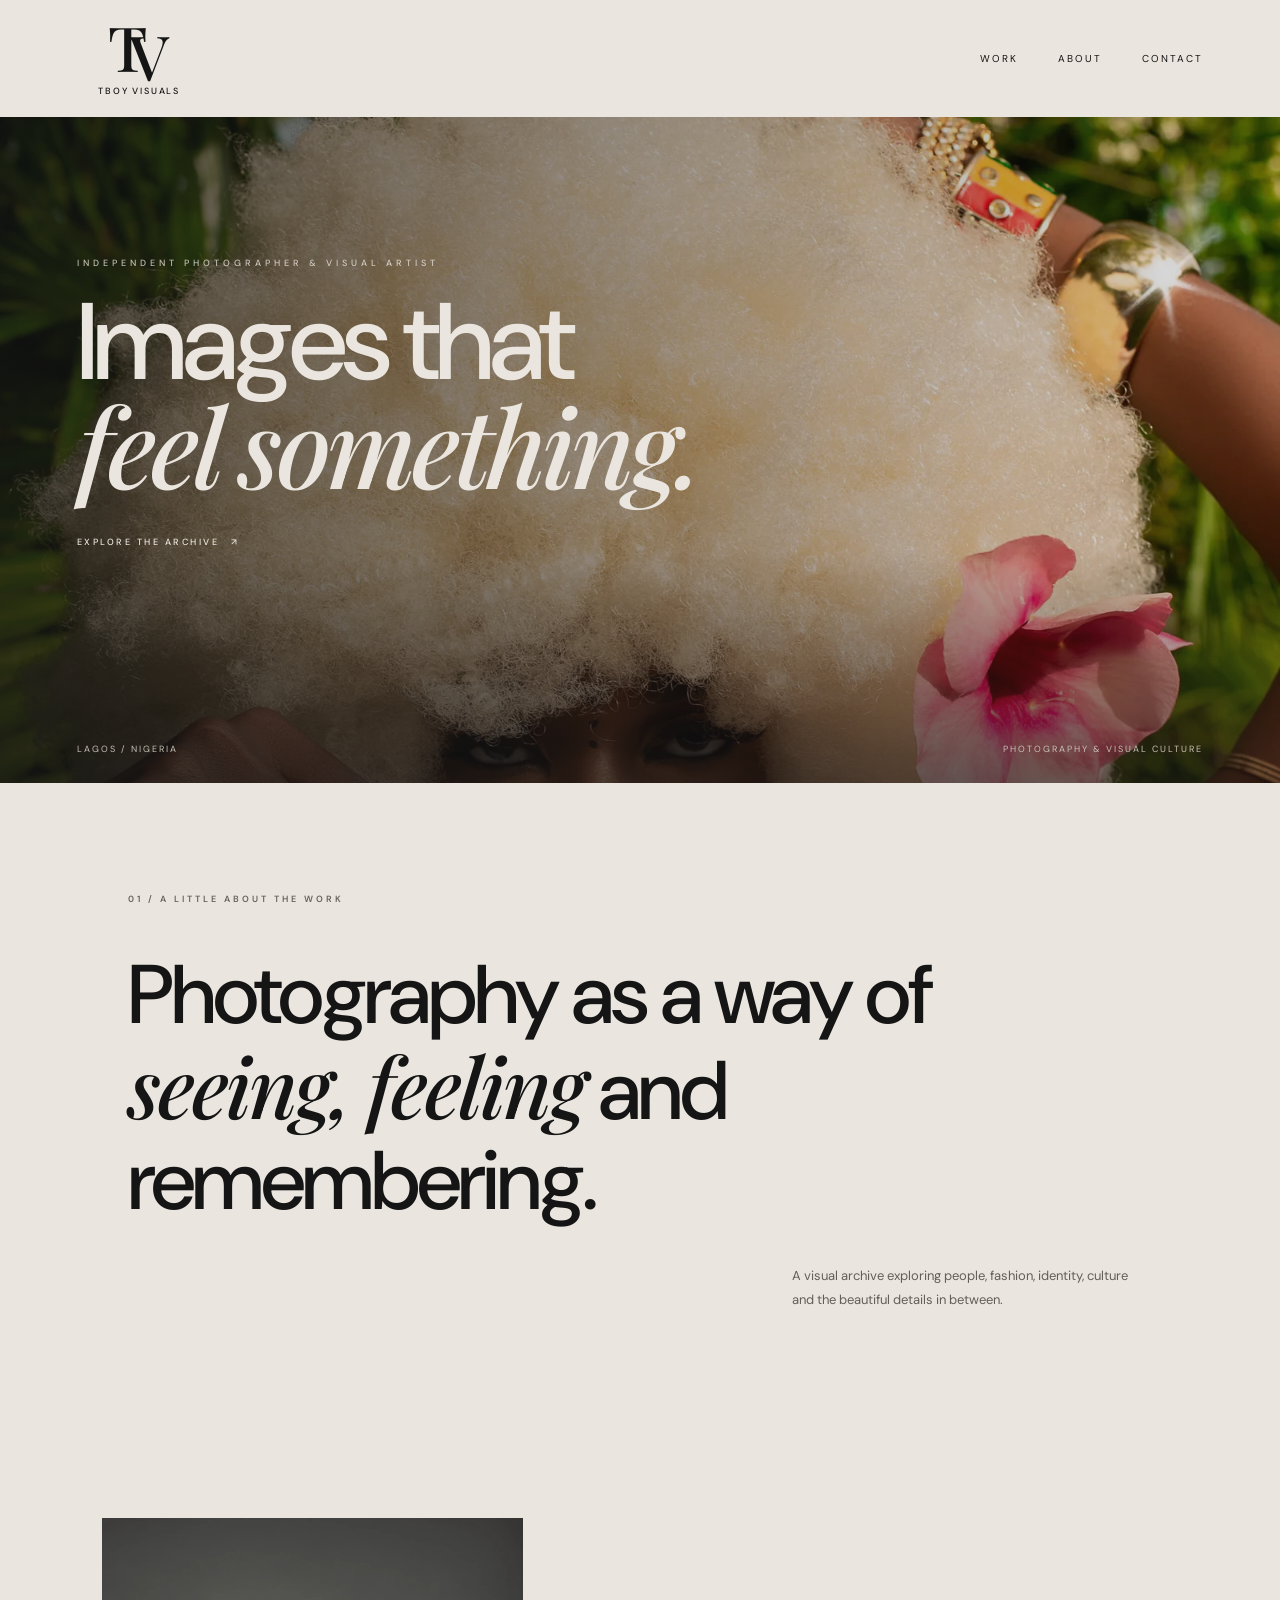
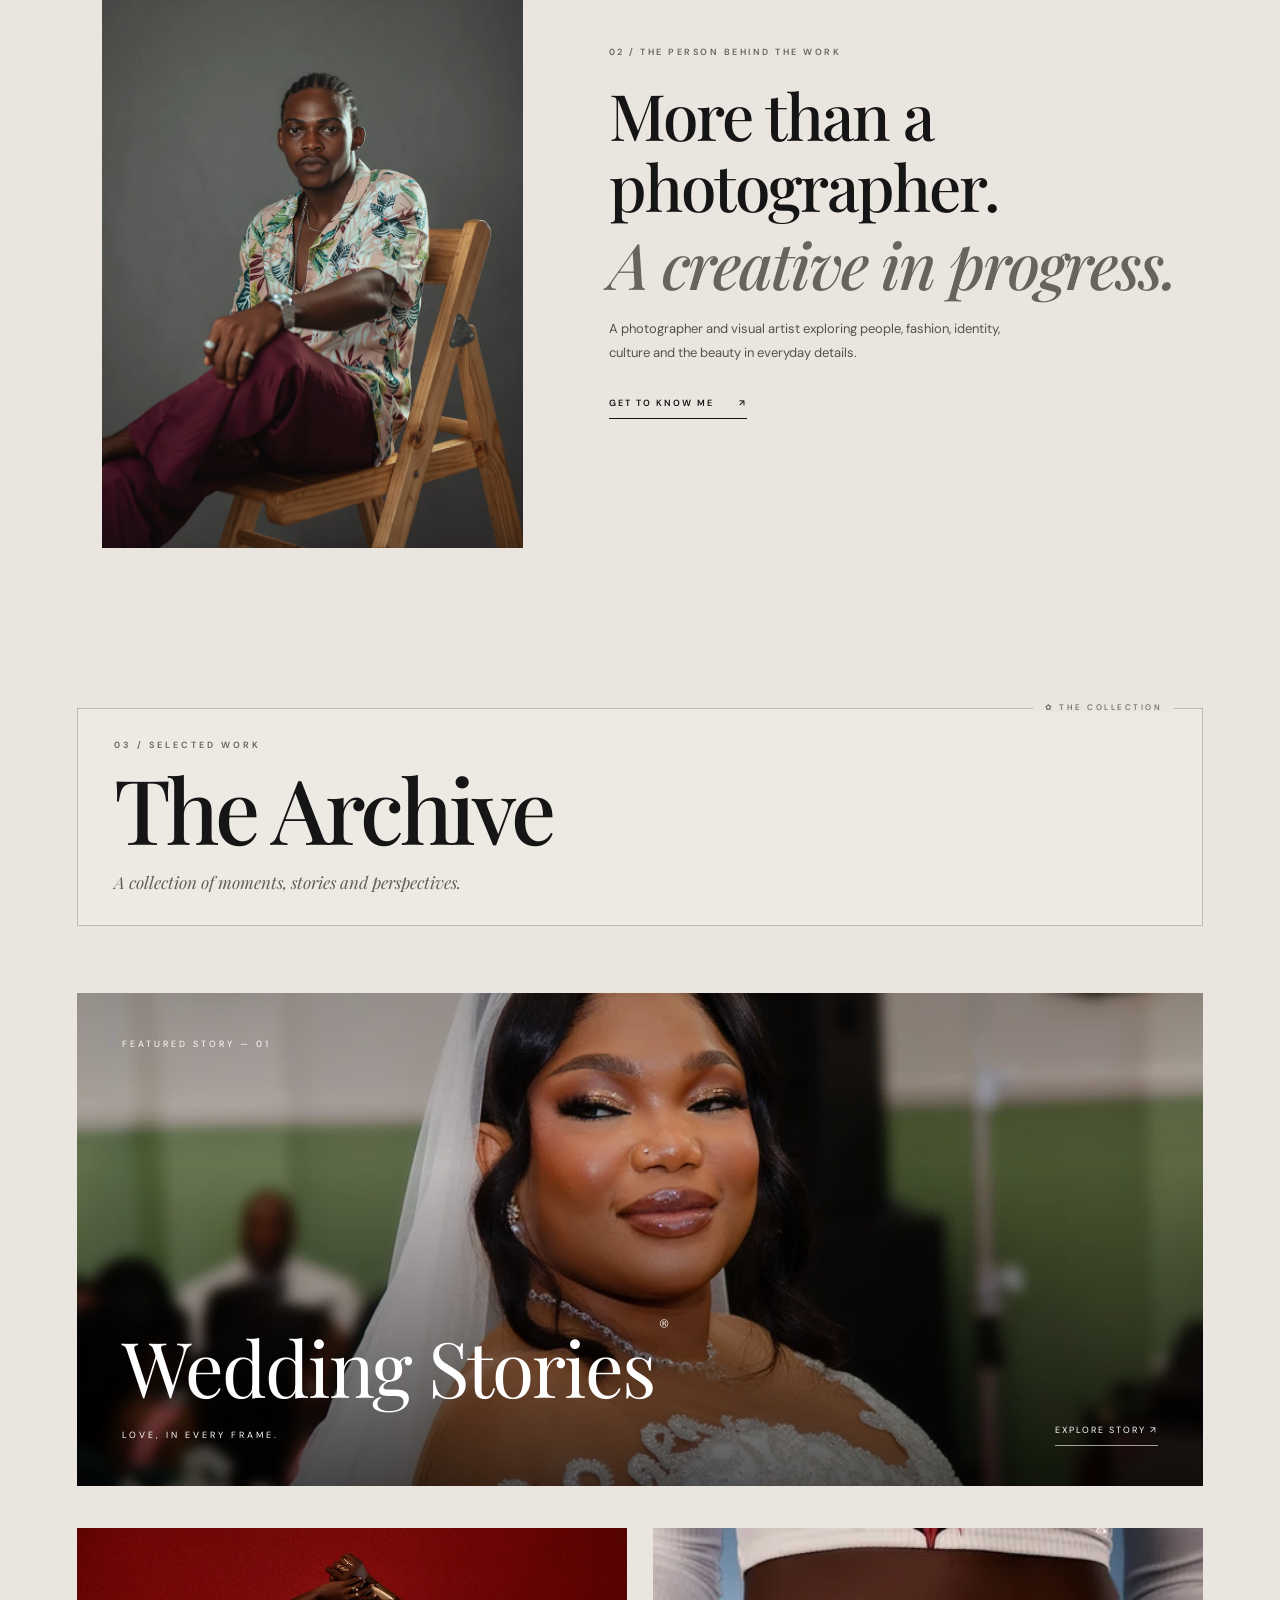
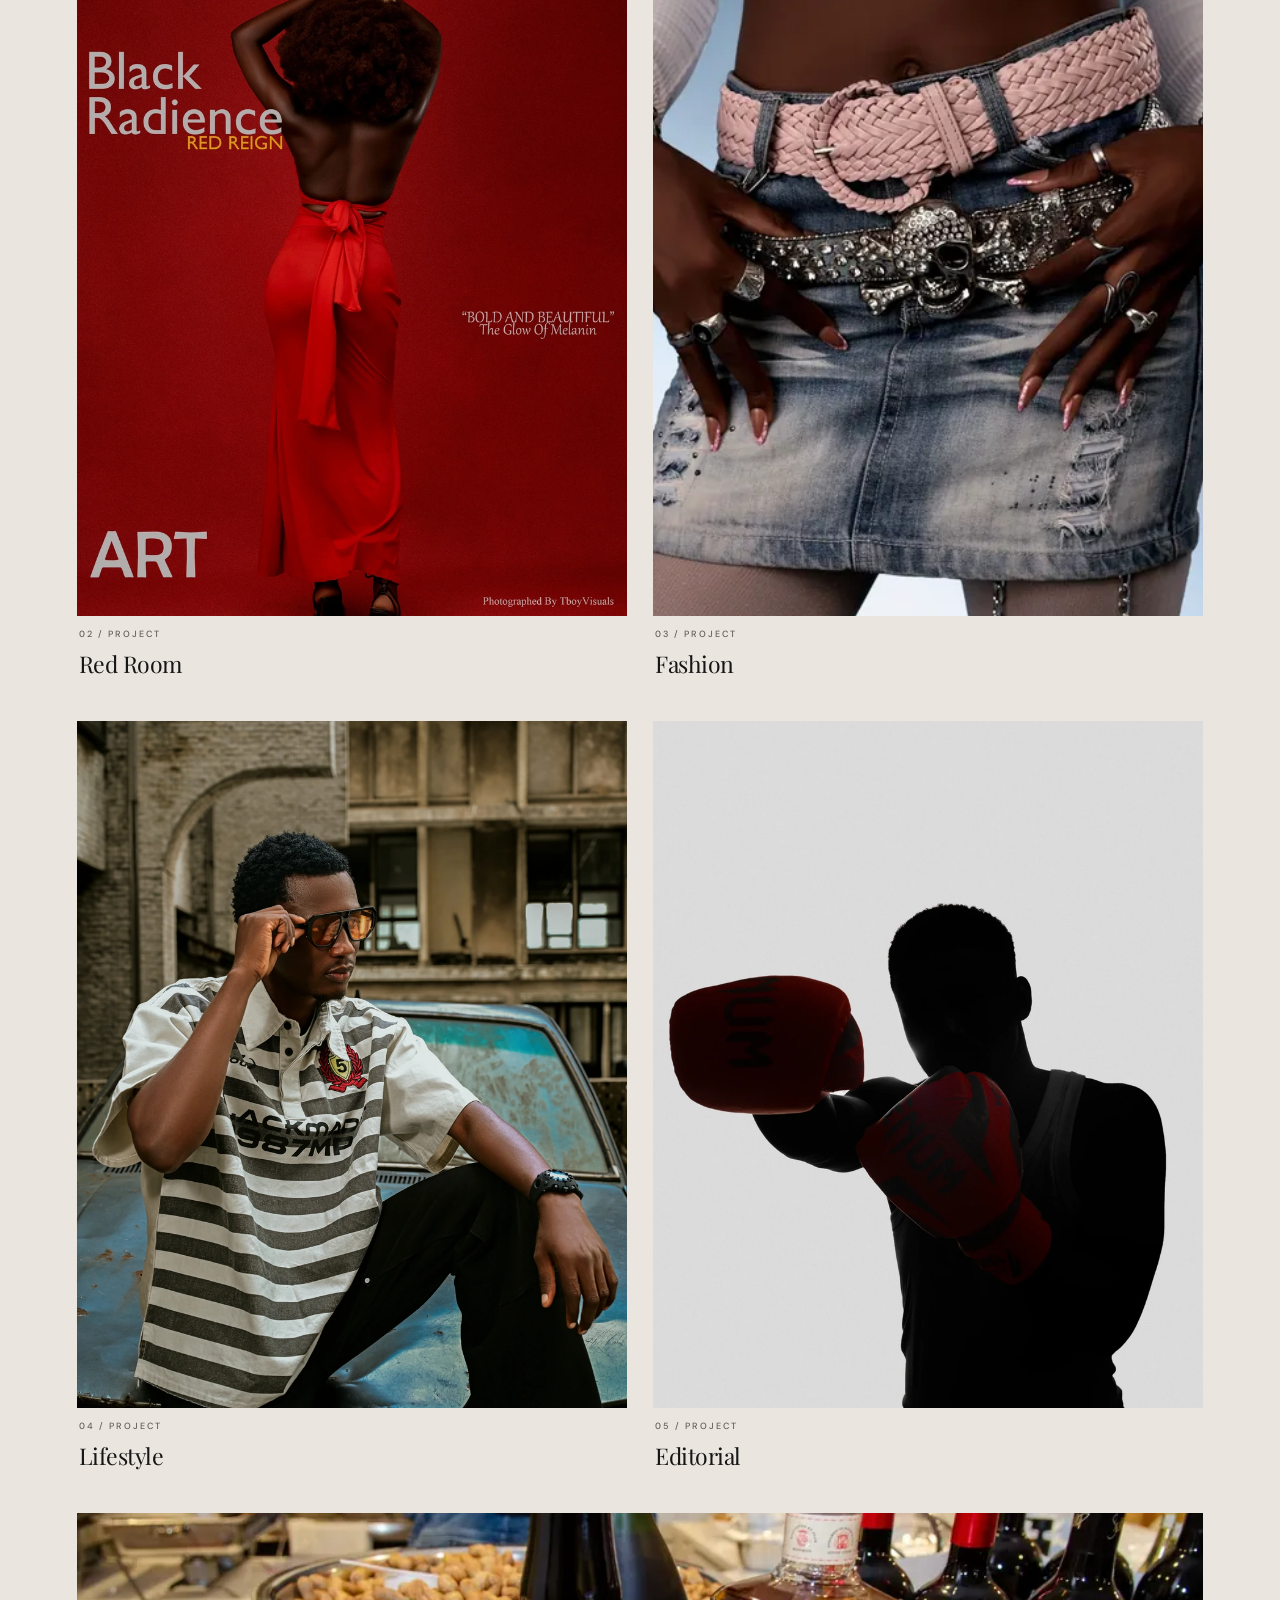
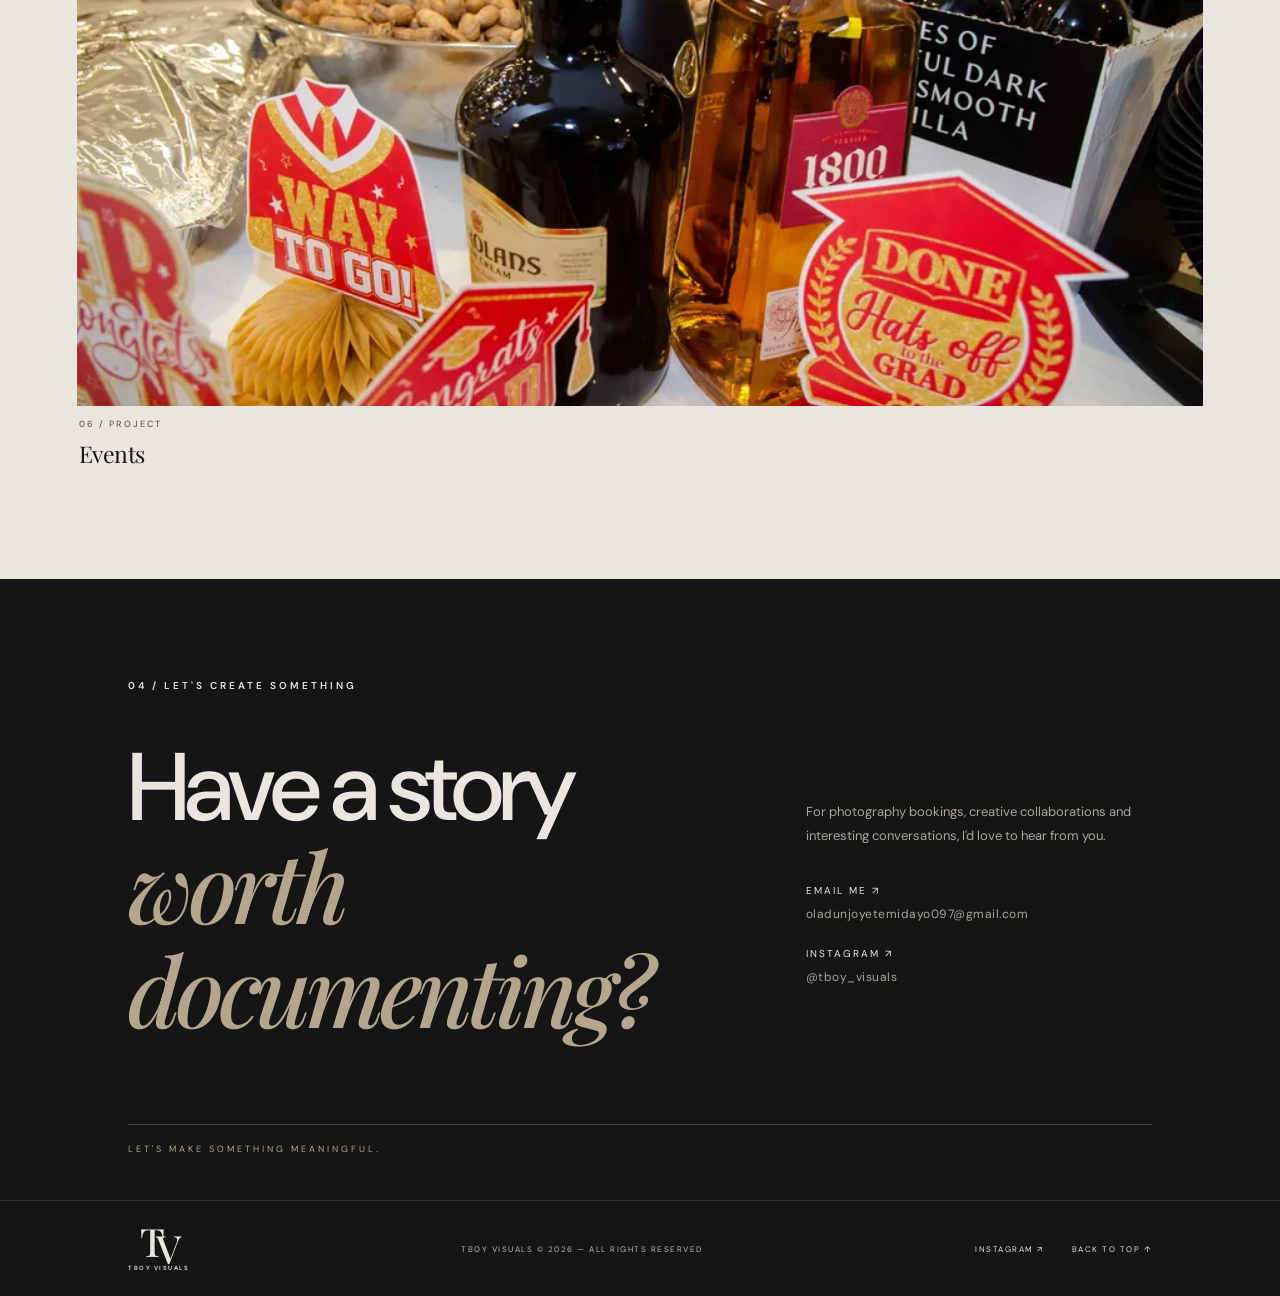
<file: index.html>
<!DOCTYPE html>
<html lang="en">

<head>
    <meta charset="UTF-8">
    <meta name="viewport" content="width=device-width, initial-scale=1.0">

    <!-- PAGE TITLE -->
    <title>Tboy Visuals | Photographer &amp; Visual Artist in Lagos</title>

    <!-- SEO DESCRIPTION -->
    <meta name="description" content="Explore Tboy Visuals, a Lagos-based photography portfolio featuring fashion, portrait, lifestyle, wedding, editorial and event photography.">

    <meta name="author" content="Tboy Visuals">
    <meta name="robots" content="index, follow">

    <!-- BRAND COLOUR -->
    <meta name="theme-color" content="#151515">

    <!-- FAVICON -->
    <link rel="icon" type="image/svg+xml" href="favicon.svg">

    <!-- PRIORITIZE RESPONSIVE HERO IMAGE FOR LCP -->
    <link
        rel="preload"
        as="image"
        href="images/hero-1600.webp"
        imagesrcset="
            images/hero-600.webp 600w,
            images/hero-860.webp 860w,
            images/hero-1600.webp 1600w,
            images/hero-2400.webp 2400w
        "
        imagesizes="100vw"
        fetchpriority="high"
    >

    <!-- OPEN GRAPH / SOCIAL MEDIA PREVIEW -->
    <meta property="og:type" content="website">
    <meta property="og:title" content="Tboy Visuals | Photography &amp; Visual Art">
    <meta property="og:site_name" content="Tboy Visuals">
    <meta property="og:description" content="A visual archive exploring people, fashion, identity, culture and the beautiful details in between.">
    <meta property="og:url" content="https://tboy-visuals-portfolio.netlify.app/">

    <!-- PRIMARY LANDSCAPE SHARE IMAGE -->
    <meta property="og:image" content="https://tboy-visuals-portfolio.netlify.app/images-webp/wedding/DSC_2163.webp">
    <meta property="og:image:width" content="1200">
    <meta property="og:image:height" content="630">
    <meta property="og:image:alt" content="Photography by Tboy Visuals">

    <!-- SECONDARY PORTRAIT IMAGE -->
    <meta property="og:image" content="https://tboy-visuals-portfolio.netlify.app/images-webp/11.webp">
    <meta property="og:image:alt" content="Portrait photography by Tboy Visuals">

    <!-- TWITTER / X PREVIEW -->
    <meta name="twitter:card" content="summary_large_image">
    <meta name="twitter:title" content="Tboy Visuals | Photography &amp; Visual Art">
    <meta name="twitter:description" content="A visual archive exploring people, fashion, identity, culture and the beautiful details in between.">
    <meta name="twitter:image" content="https://tboy-visuals-portfolio.netlify.app/images-webp/wedding/DSC_2163.webp">

    <!-- FONTS -->
    <link rel="preconnect" href="https://fonts.googleapis.com">
    <link rel="preconnect" href="https://fonts.gstatic.com" crossorigin>

    <!-- LOAD GOOGLE FONTS WITHOUT BLOCKING INITIAL RENDER -->
    <link
        rel="preload"
        as="style"
        href="https://fonts.googleapis.com/css2?family=DM+Sans:wght@400;500;600;700&family=Playfair+Display:ital,wght@0,400;0,500;0,600;0,700;1,400;1,500;1,600;1,700&display=swap"
        onload="this.onload=null;this.rel='stylesheet'"
    >

    <noscript>
        <link
            rel="stylesheet"
            href="https://fonts.googleapis.com/css2?family=DM+Sans:wght@400;500;600;700&family=Playfair+Display:ital,wght@0,400;0,500;0,600;0,700;1,400;1,500;1,600;1,700&display=swap"
        >
    </noscript>

    <!-- MAIN STYLESHEET -->
    <link rel="stylesheet" href="style.css">

</head>

<body id="top">

    <!-- NAVIGATION -->
    <header class="navbar">

        <a href="index.html" class="logo">

            <span class="logo-monogram">
                <span class="logo-t">T</span>
                <span class="logo-v">V</span>
            </span>

            <span class="logo-name">TBOY VISUALS</span>

        </a>

        <nav class="nav-links">

            <a href="#work">WORK</a>
            <a href="about.html">ABOUT</a>
            <a href="#contact">CONTACT</a>

        </nav>

        <button class="menu-toggle" aria-label="Toggle navigation">

            <span></span>
            <span></span>

        </button>

    </header>

    <!-- MAIN CONTENT -->
    <main id="main">

        <!-- HERO SECTION -->
        <section class="hero">

            <img
                class="hero-image"
                src="images/hero-1600.webp"
                srcset="
                    images/hero-600.webp 600w,
                    images/hero-860.webp 860w,
                    images/hero-1600.webp 1600w,
                    images/hero-2400.webp 2400w
                "
                sizes="100vw"
                alt=""
                fetchpriority="high"
                loading="eager"
                decoding="async"
                width="860"
                height="1344"
            >

            <div class="hero-content">

                <p class="hero-eyebrow">
                    INDEPENDENT PHOTOGRAPHER &amp; VISUAL ARTIST
                </p>

                <h1>
                    Images that<br>
                    <em>feel something.</em>
                </h1>

                <a href="#work" class="hero-link">
                    EXPLORE THE ARCHIVE <span>↗</span>
                </a>

            </div>

            <div class="hero-bottom">

                <span>LAGOS / NIGERIA</span>
                <span>PHOTOGRAPHY &amp; VISUAL CULTURE</span>

            </div>

        </section>

        <!-- INTRODUCTION -->
        <section class="intro">

            <p class="section-label">
                01 / A LITTLE ABOUT THE WORK
            </p>

            <h2>
                Photography as a way of
                <em>seeing, feeling</em> and
                remembering.
            </h2>

            <p class="intro-description">
                A visual archive exploring people, fashion, identity,
                culture and the beautiful details in between.
            </p>

        </section>

        <!-- ABOUT PREVIEW -->
        <section class="about-preview" id="about">

            <div class="about-preview-image">

                <img
                    src="images-webp/ADE_4602-hq-1200.webp"
                    srcset="
                        images-webp/ADE_4602-hq-900.webp 900w,
                        images-webp/ADE_4602-hq-1200.webp 1200w,
                        images-webp/ADE_4602-hq-1600.webp 1600w,
                        images-webp/ADE_4602-hq-1800.webp 1800w
                    "
                    sizes="(max-width: 600px) 100vw, 50vw"
                    alt="Portrait of the photographer behind Tboy Visuals"
                    width="900"
                    height="1349"
                    loading="lazy"
                    decoding="async"
                >

            </div>

            <div class="about-preview-content">

                <p class="section-label">
                    02 / THE PERSON BEHIND THE WORK
                </p>

                <h2>
                    More than a photographer.
                    <em>A creative in progress.</em>
                </h2>

                <p>
                    A photographer and visual artist exploring people,
                    fashion, identity, culture and the beauty in
                    everyday details.
                </p>

                <a href="about.html" class="about-preview-link">
                    GET TO KNOW ME <span>↗</span>
                </a>

            </div>

        </section>

        <!-- SELECTED WORK -->
        <section class="work" id="work">

            <div class="section-heading">

                <div>

                    <p class="section-label">
                        03 / SELECTED WORK
                    </p>

                    <h2>
                        The Archive<span>®</span>
                    </h2>

                </div>

                <p>
                    A collection of moments, stories and perspectives.
                </p>

            </div>

            <!-- PROJECT GALLERY -->
            <div class="gallery">

                <!-- FEATURED PROJECT 01 — WEDDING STORIES -->
                <a href="project/wedding.html" class="wedding-feature">

                    <div class="wedding-feature-image">

                        <img
                            src="images-webp/wedding/1-hq-1200.webp"
                            srcset="
                                images-webp/wedding/1-hq-900.webp 900w,
                                images-webp/wedding/1-hq-1200.webp 1200w,
                                images-webp/wedding/1-hq-1600.webp 1600w,
                                images-webp/wedding/1-hq-1800.webp 1800w
                            "
                            sizes="(max-width: 600px) 100vw, 60vw"
                            alt="Wedding Stories by Tboy Visuals"
                            width="900"
                            height="596"
                            loading="lazy"
                            decoding="async"
                        >

                    </div>

                    <div class="wedding-feature-overlay">

                        <span class="wedding-feature-number">
                            FEATURED STORY — 01
                        </span>

                        <div class="wedding-feature-bottom">

                            <h3>
                                Wedding Stories<span>®</span>
                            </h3>

                            <p>
                                LOVE, IN EVERY FRAME.
                            </p>

                        </div>

                        <span class="wedding-feature-enter">
                            EXPLORE STORY ↗
                        </span>

                    </div>

                </a>

                <!-- PROJECT 02 — RED ROOM -->
                <a href="project/red-room.html" class="gallery-item item-one">

                    <img
                        src="images-webp/red-room/cover1-hq-1200.webp"
                        srcset="
                            images-webp/red-room/cover1-hq-400.webp 400w,
                            images-webp/red-room/cover1-hq-900.webp 900w,
                            images-webp/red-room/cover1-hq-1200.webp 1200w,
                            images-webp/red-room/cover1-hq-1600.webp 1600w,
                            images-webp/red-room/cover1-hq-1800.webp 1800w
                        "
                        sizes="(max-width: 600px) 50vw, 33vw"
                        alt="The Red Room"
                        width="900"
                        height="1273"
                        loading="lazy"
                        decoding="async"
                    >

                    <div class="gallery-caption">

                        <span class="gallery-caption-number">02 / PROJECT</span>

                        <h3>Red Room</h3>

                    </div>

                </a>

                <!-- PROJECT 03 — FASHION -->
                <a href="project/fashion.html" class="gallery-item item-two">

                    <img
                        src="images-webp/fashion/cover-hq-1200.webp"
                        srcset="
                            images-webp/fashion/cover-hq-600.webp 600w,
                            images-webp/fashion/cover-hq-900.webp 900w,
                            images-webp/fashion/cover-hq-1200.webp 1200w,
                            images-webp/fashion/cover-hq-1600.webp 1600w,
                            images-webp/fashion/cover-hq-1800.webp 1800w
                        "
                        sizes="(max-width: 600px) 60vw, 33vw"
                        alt="Fashion photography"
                        width="900"
                        height="786"
                        loading="lazy"
                        decoding="async"
                    >

                    <div class="gallery-caption">

                        <span class="gallery-caption-number">03 / PROJECT</span>

                        <h3>Fashion</h3>

                    </div>

                </a>

                <!-- PROJECT 04 — LIFESTYLE -->
                <a href="project/lifestyle.html" class="gallery-item item-three">

                    <img
                        src="images-webp/lifestyles/cover-hq-1200.webp"
                        srcset="
                            images-webp/lifestyles/cover-hq-400.webp 400w,
                            images-webp/lifestyles/cover-hq-900.webp 900w,
                            images-webp/lifestyles/cover-hq-1200.webp 1200w,
                            images-webp/lifestyles/cover-hq-1600.webp 1600w,
                            images-webp/lifestyles/cover-hq-1800.webp 1800w
                        "
                        sizes="(max-width: 600px) 50vw, 33vw"
                        alt="Lifestyle photography"
                        width="900"
                        height="1350"
                        loading="lazy"
                        decoding="async"
                    >

                    <div class="gallery-caption">

                        <span class="gallery-caption-number">04 / PROJECT</span>

                        <h3>Lifestyle</h3>

                    </div>

                </a>

                <!-- PROJECT 05 — EDITORIAL -->
                <a href="project/editorial.html" class="gallery-item item-four">

                    <img
                        src="images-webp/Editorial/cover-hq-1200.webp"
                        srcset="
                            images-webp/Editorial/cover-hq-900.webp 900w,
                            images-webp/Editorial/cover-hq-1200.webp 1200w,
                            images-webp/Editorial/cover-hq-1600.webp 1600w,
                            images-webp/Editorial/cover-hq-1800.webp 1800w
                        "
                        sizes="(max-width: 600px) 50vw, 33vw"
                        alt="Editorial photography"
                        width="900"
                        height="1349"
                        loading="lazy"
                        decoding="async"
                    >

                    <div class="gallery-caption">

                        <span class="gallery-caption-number">05 / PROJECT</span>

                        <h3>Editorial</h3>

                    </div>

                </a>

                <!-- PROJECT 06 — EVENTS -->
                <a href="project/events.html" class="gallery-item item-five">

                    <img
                        src="images-webp/events/DSC_1157-preview.webp"
                        alt="Events photography by Tboy Visuals"
                        width="900"
                        height="1350"
                        loading="lazy"
                        decoding="async"
                    >

                    <div class="gallery-caption">

                        <span class="gallery-caption-number">06 / PROJECT</span>

                        <h3>Events</h3>

                    </div>

                </a>

            </div>

        </section>

        <!-- CONTACT -->
        <section class="contact" id="contact">

            <p class="section-label">
                04 / LET'S CREATE SOMETHING
            </p>

            <div class="contact-layout">

                <div class="contact-heading">

                    <h2>
                        Have a story<br>
                        <em>worth documenting?</em>
                    </h2>

                </div>

                <div class="contact-details">

                    <p class="contact-intro">
                        For photography bookings, creative collaborations
                        and interesting conversations, I'd love to hear from you.
                    </p>

                    <div class="contact-links">

                        <a href="mailto:oladunjoyetemidayo097@gmail.com">

                            EMAIL ME ↗

                            <span>
                                oladunjoyetemidayo097@gmail.com
                            </span>

                        </a>

                        <a
                            href="https://www.instagram.com/tboy_visuals/"
                            target="_blank"
                            rel="noopener noreferrer"
                        >

                            INSTAGRAM ↗

                            <span>
                                @tboy_visuals
                            </span>

                        </a>

                    </div>

                </div>

            </div>

            <p class="contact-signoff">
                LET'S MAKE SOMETHING MEANINGFUL.
            </p>

        </section>

    </main>

    <!-- FOOTER -->
    <footer class="footer">

        <a href="index.html" class="footer-logo">

            <span class="footer-monogram">
                <span>T</span>
                <span>V</span>
            </span>

            <span class="footer-brand">
                TBOY VISUALS
            </span>

        </a>

        <p>
            TBOY VISUALS © 2026 — ALL RIGHTS RESERVED
        </p>

        <div class="footer-links">

            <a
                href="https://www.instagram.com/tboy_visuals/"
                target="_blank"
                rel="noopener noreferrer"
            >
                INSTAGRAM ↗
            </a>

            <a href="#top">
                BACK TO TOP ↑
            </a>

        </div>

    </footer>

    <!-- MAIN JAVASCRIPT -->
    <script src="script.js"></script>

</body>
</html>
</file>
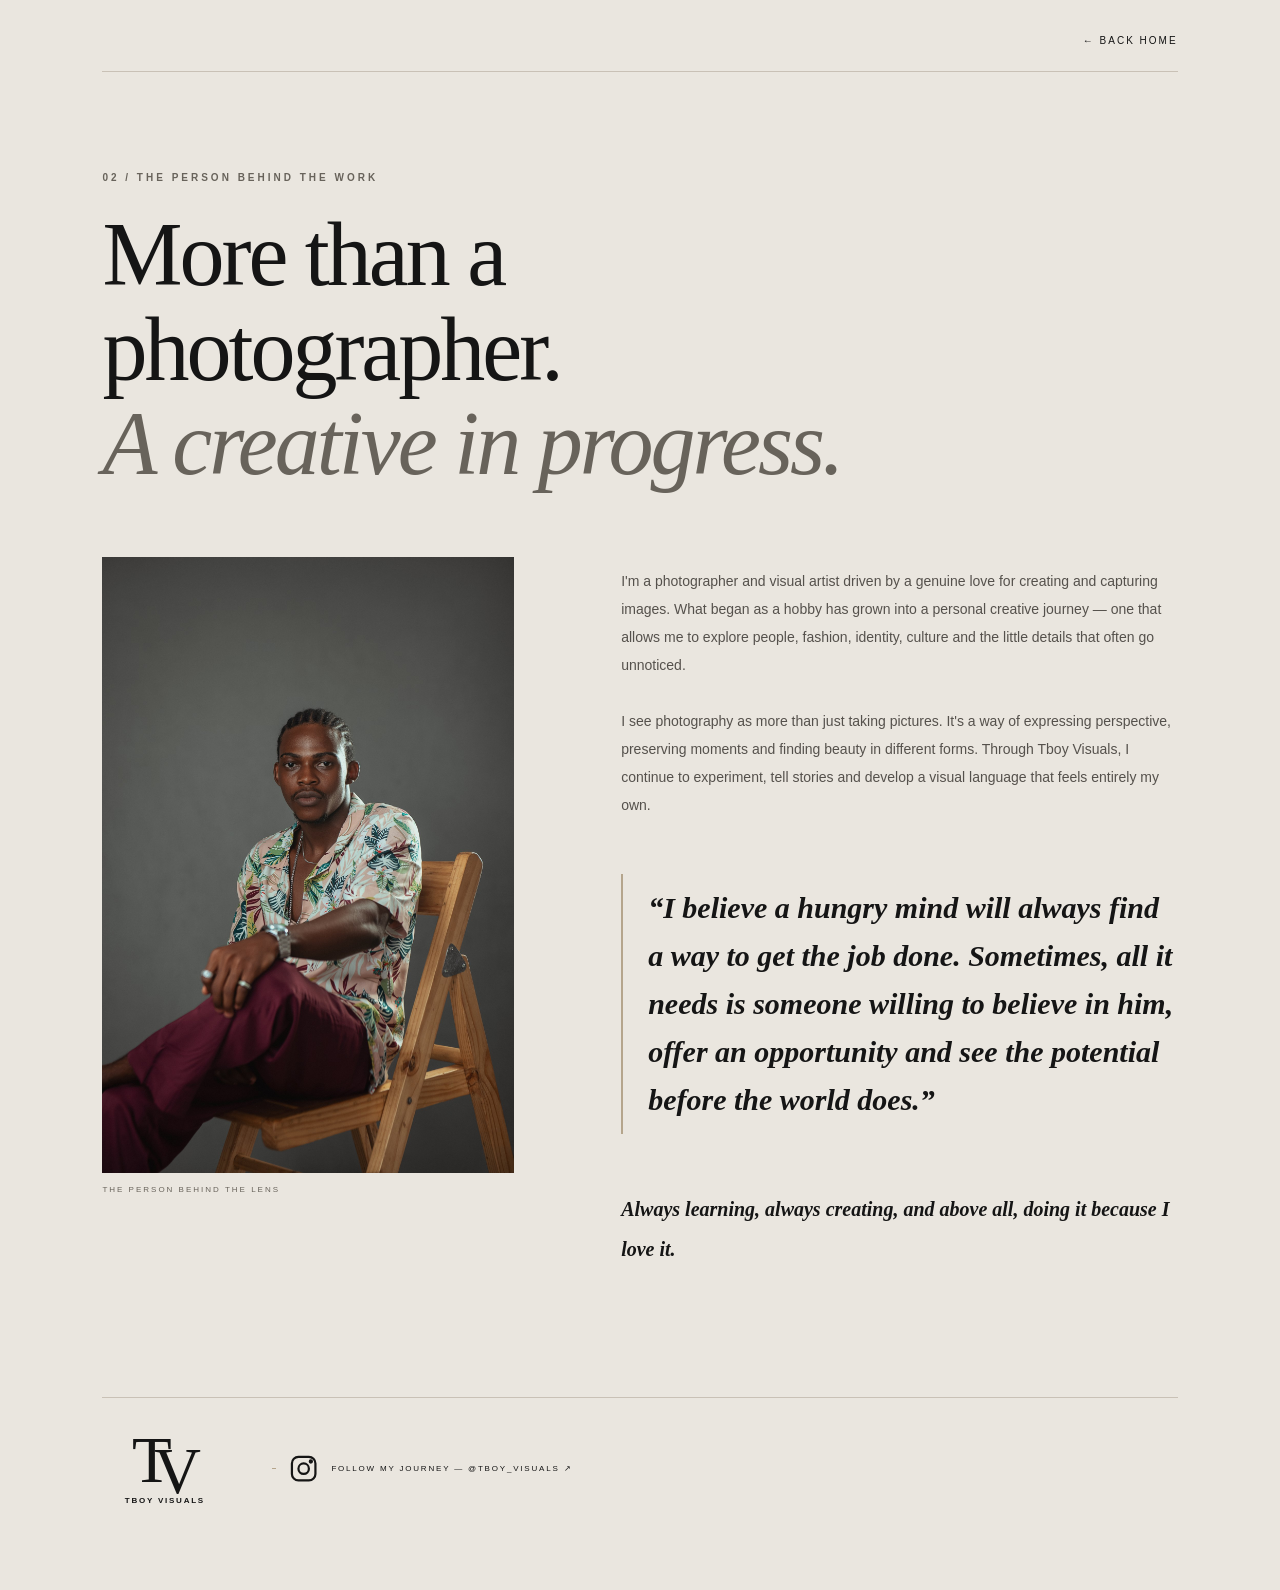
<file: about.html>
<!DOCTYPE html>
<html lang="en">

<head>
    <meta charset="UTF-8">
    <meta name="viewport" content="width=device-width, initial-scale=1.0">

    <title>About Me — Tboy Visuals</title>
    <link rel="icon" type="image/svg+xml" href="favicon.svg">

    <link rel="stylesheet" href="style.css">

    <style>
        .about-page {
            background: var(--cream);
            min-height: 100vh;
            padding: 35px 8% 50px;
        }

        /* HEADER */

        .about-page-header {
            display: flex;
            justify-content: flex-end;
            align-items: center;
            padding-bottom: 25px;
            border-bottom: 1px solid #c9c1b6;
        }

        .about-home-link {
            color: var(--dark);
            text-decoration: none;
            font-size: 10px;
            letter-spacing: 2px;
        }

        /* INTRODUCTION */

        .about-page-intro {
            padding: 100px 0 65px;
        }

        .about-page-intro .section-label {
            font-size: 10px;
            letter-spacing: 3px;
            color: var(--muted);
        }

        .about-page-intro h1 {
            font-family: 'Playfair Display', serif;
            font-size: clamp(45px, 8vw, 90px);
            font-weight: 500;
            line-height: 1.05;
            letter-spacing: -3px;
            max-width: 750px;
            margin-top: 25px;
        }

        .about-page-intro h1 em {
            display: block;
            color: var(--muted);
        }

        /* ABOUT CONTENT */

        .about-page-layout {
            display: grid;
            grid-template-columns: 0.85fr 1.15fr;
            gap: 10%;
            align-items: start;
        }

        .about-page-photo img {
            display: block;
            width: 100%;
            height: auto;
        }

        .about-page-photo span {
            display: block;
            margin-top: 12px;
            font-size: 8px;
            letter-spacing: 2px;
            color: var(--muted);
        }

        .about-page-story {
            padding-top: 10px;
            max-width: 620px;
        }

        .about-page-story p {
            font-size: 14px;
            line-height: 2;
            color: #55514c;
            margin-bottom: 28px;
        }

        .about-page-story blockquote {
            margin: 55px 0;
            padding: 10px 0 10px 25px;
            border-left: 2px solid var(--accent);
            font-family: 'Playfair Display', serif;
            font-size: clamp(21px, 3vw, 30px);
            font-weight: 600;
            font-style: italic;
            line-height: 1.6;
            color: var(--dark);
        }

        .about-page-signature {
            font-family: 'Playfair Display', serif;
            font-size: 20px !important;
            font-style: italic;
            font-weight: 600;
            color: var(--dark) !important;
            margin-top: 40px;
        }

        /* FOOTER */

        /* ABOUT PAGE FOOTER */

.about-page-footer {
    margin-top: 100px;
    padding: 30px 0;
    border-top: 1px solid #c9c1b6;
    display: flex;
    justify-content: flex-start;
    align-items: flex-end;
    gap: clamp(35px, 7vw, 85px);
    background: transparent;
}

/* LOGO */

.about-page .about-footer-logo {
    display: flex;
    flex-direction: column;
    align-items: center;
    justify-content: center;
    flex-shrink: 0;
    width: 125px;
    gap: 0;
    padding: 0;
    margin: 0;
    color: var(--dark);
    text-decoration: none;
    background: transparent;
    border: none;
    box-shadow: none;
}

/* TV MONOGRAM */

/* EDITORIAL ABOUT FOOTER */

.about-page-footer {
    margin-top: 100px;
    padding: 35px 0;
    border-top: 1px solid #c9c1b6;
    display: flex;
    justify-content: flex-start;
    align-items: center;
    gap: 45px;
    background: transparent;
}

/* SIGNATURE LOGO */

.about-page .about-footer-logo {
    display: flex;
    flex-direction: column;
    align-items: center;
    justify-content: center;
    width: 125px;
    flex-shrink: 0;
    text-decoration: none;
    color: var(--dark);
    gap: 0;
    transition: opacity 0.3s ease;
}

.about-page .about-footer-logo:hover {
    opacity: 0.65;
}

.about-page .about-footer-logo .logo-monogram {
    position: relative;
    display: block;
    width: 76px;
    height: 62px;
    font-family: 'Playfair Display', serif;
    color: var(--dark);
}

.about-page .about-footer-logo .logo-t,
.about-page .about-footer-logo .logo-v {
    position: absolute;
    font-size: 65px;
    line-height: 1;
    font-weight: 500;
}

.about-page .about-footer-logo .logo-t {
    top: -5px;
    left: 5px;
}

.about-page .about-footer-logo .logo-v {
    top: 6px;
    left: 27px;
}

.about-page .about-footer-logo .logo-name {
    display: block;
    margin-top: 1px;
    font-family: 'DM Sans', sans-serif;
    font-size: 8px;
    font-weight: 600;
    letter-spacing: 0.22em;
    white-space: nowrap;
    color: var(--dark);
}

/* INSTAGRAM SIGNATURE */

.about-page .about-instagram {
    display: inline-flex;
    align-items: center;
    gap: 12px;
    color: var(--dark);
    text-decoration: none;
    font-size: 8px;
    font-weight: 500;
    letter-spacing: 1.8px;
    white-space: nowrap;
    transition: opacity 0.3s ease;
}

.about-page .about-instagram::before {
    content: "";
    display: block;
    width: 35px;
    height: 1px;
    background: var(--accent);
    transition: width 0.3s ease;
}

.about-page .about-instagram:hover {
    opacity: 0.6;
}

.about-page .about-instagram:hover::before {
    width: 55px;
}

        /* MOBILE */

        @media (max-width: 768px) {

            .about-page {
                padding: 25px 7% 40px;
            }

            .about-page-intro {
                padding: 75px 0 45px;
            }

            .about-page-intro h1 {
                font-size: clamp(43px, 11vw, 65px);
                letter-spacing: -2px;
            }

            .about-page-layout {
                grid-template-columns: 1fr;
                gap: 40px;
            }

            .about-page-photo {
                width: 85%;
            }

            .about-page-story {
                padding: 0;
            }

            .about-page-story p {
                font-size: 13px;
            }

            .about-page-story blockquote {
                margin: 40px 0;
                padding-left: 18px;
                font-size: 23px;
            }

            .about-page-footer {
                margin-top: 65px;
                align-items: flex-end;
                gap: 15px;
            }

            .about-instagram {
                font-size: 8px;
                letter-spacing: 1px;
            }

            .about-page .about-footer-logo {
                width: 105px;
            }
        }

    </style>
</head>

<body>

    <main class="about-page">

        <!-- HEADER -->

        <header class="about-page-header">

            <a href="index.html" class="about-home-link">
                ← BACK HOME
            </a>

        </header>


        <!-- INTRODUCTION -->

        <section class="about-page-intro">

            <p class="section-label">
                02 / THE PERSON BEHIND THE WORK
            </p>

            <h1>
                More than a photographer.
                <em>A creative in progress.</em>
            </h1>

        </section>


        <!-- ABOUT CONTENT -->

        <section class="about-page-layout">

            <div class="about-page-photo">

                <img
                    src="images-webp/ADE_4602.jpg.jpg"
                    alt="Portrait of the photographer behind Tboy Visuals"
                    loading="lazy"
                >

                <span>THE PERSON BEHIND THE LENS</span>

            </div>


            <div class="about-page-story">

                <p>
                    I'm a photographer and visual artist driven by a
                    genuine love for creating and capturing images.
                    What began as a hobby has grown into a personal
                    creative journey — one that allows me to explore
                    people, fashion, identity, culture and the little
                    details that often go unnoticed.
                </p>

                <p>
                    I see photography as more than just taking pictures.
                    It's a way of expressing perspective, preserving
                    moments and finding beauty in different forms.
                    Through Tboy Visuals, I continue to experiment,
                    tell stories and develop a visual language that
                    feels entirely my own.
                </p>

                <blockquote>
                    “I believe a hungry mind will always find a way
                    to get the job done. Sometimes, all it needs is
                    someone willing to believe in him, offer an
                    opportunity and see the potential before the
                    world does.”
                </blockquote>

                <p class="about-page-signature">
                    Always learning, always creating, and above all,
                    doing it because I love it.
                </p>

            </div>

        </section>


        <!-- FOOTER -->

        <footer class="about-page-footer">

            <a href="index.html" class="about-footer-logo">

                <span class="logo-monogram">
                    <span class="logo-t">T</span>
                    <span class="logo-v">V</span>
                </span>

                <span class="logo-name">TBOY VISUALS</span>

            </a>


            <a
                href="https://www.instagram.com/tboy_visuals/"
                class="about-instagram"
                target="_blank"
                rel="noopener noreferrer"
                aria-label="Follow Tboy Visuals on Instagram"
            >

                <svg
                    viewBox="0 0 24 24"
                    fill="none"
                    stroke="currentColor"
                    stroke-width="1.7"
                    stroke-linecap="round"
                    stroke-linejoin="round"
                    aria-hidden="true"
                >
                    <rect x="3" y="3" width="18" height="18" rx="5"/>
                    <circle cx="12" cy="12" r="4"/>
                    <circle cx="17.5" cy="6.5" r=".8" fill="currentColor"/>
                </svg>

                FOLLOW MY JOURNEY — @TBOY_VISUALS ↗

            </a>

        </footer>

    </main>

</body>
</html>
</file>
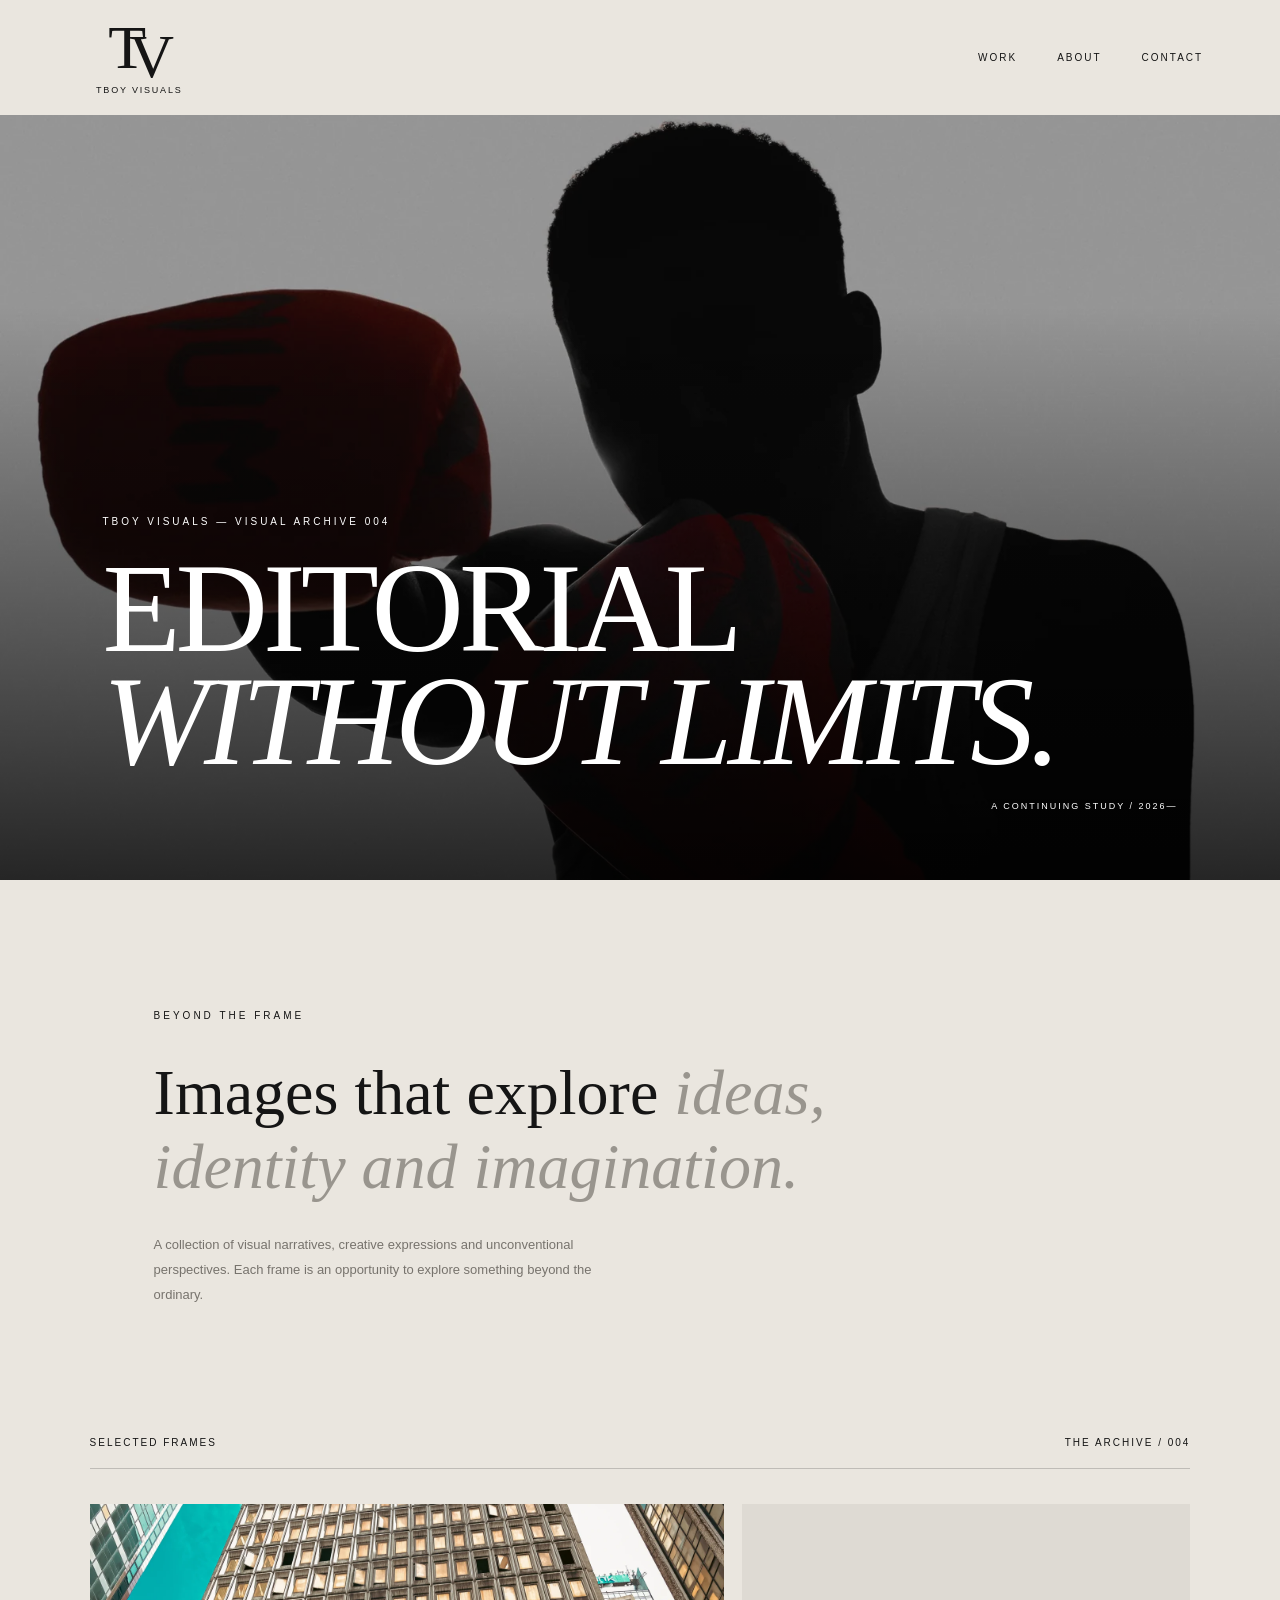
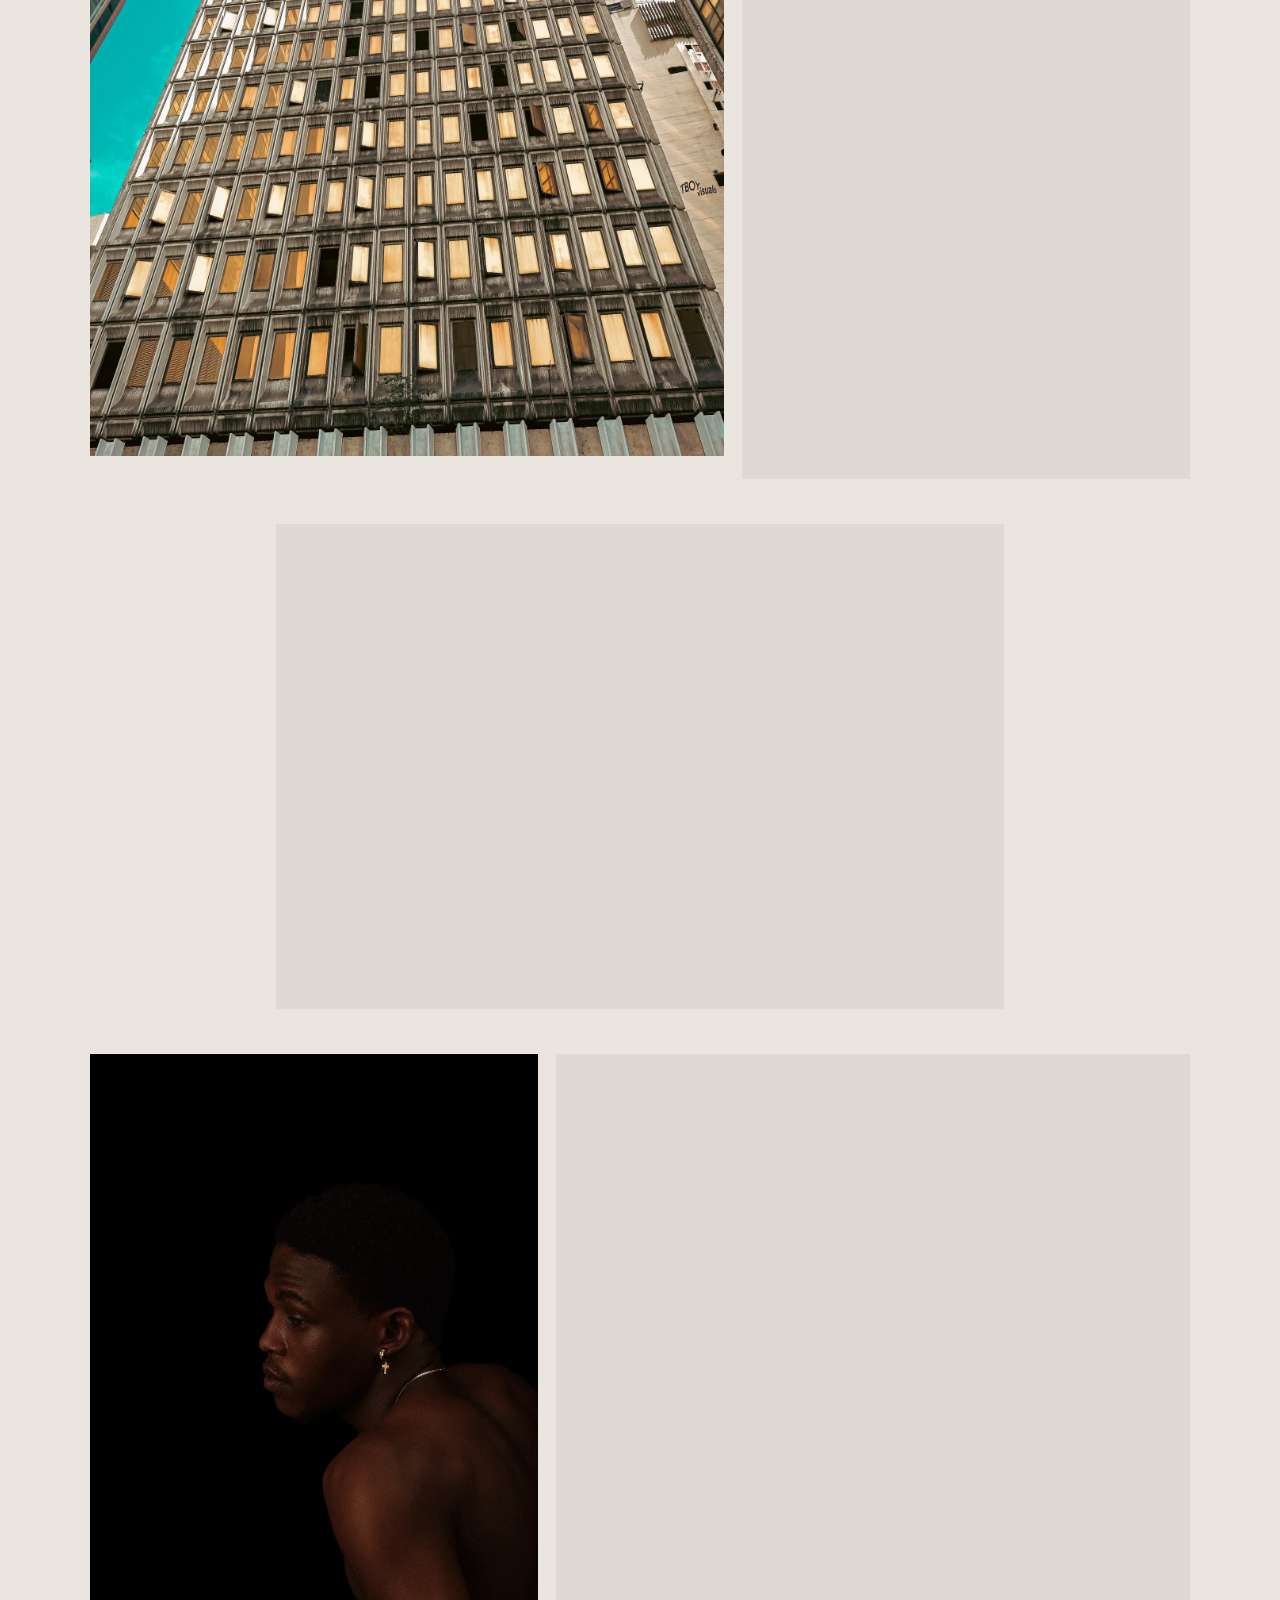
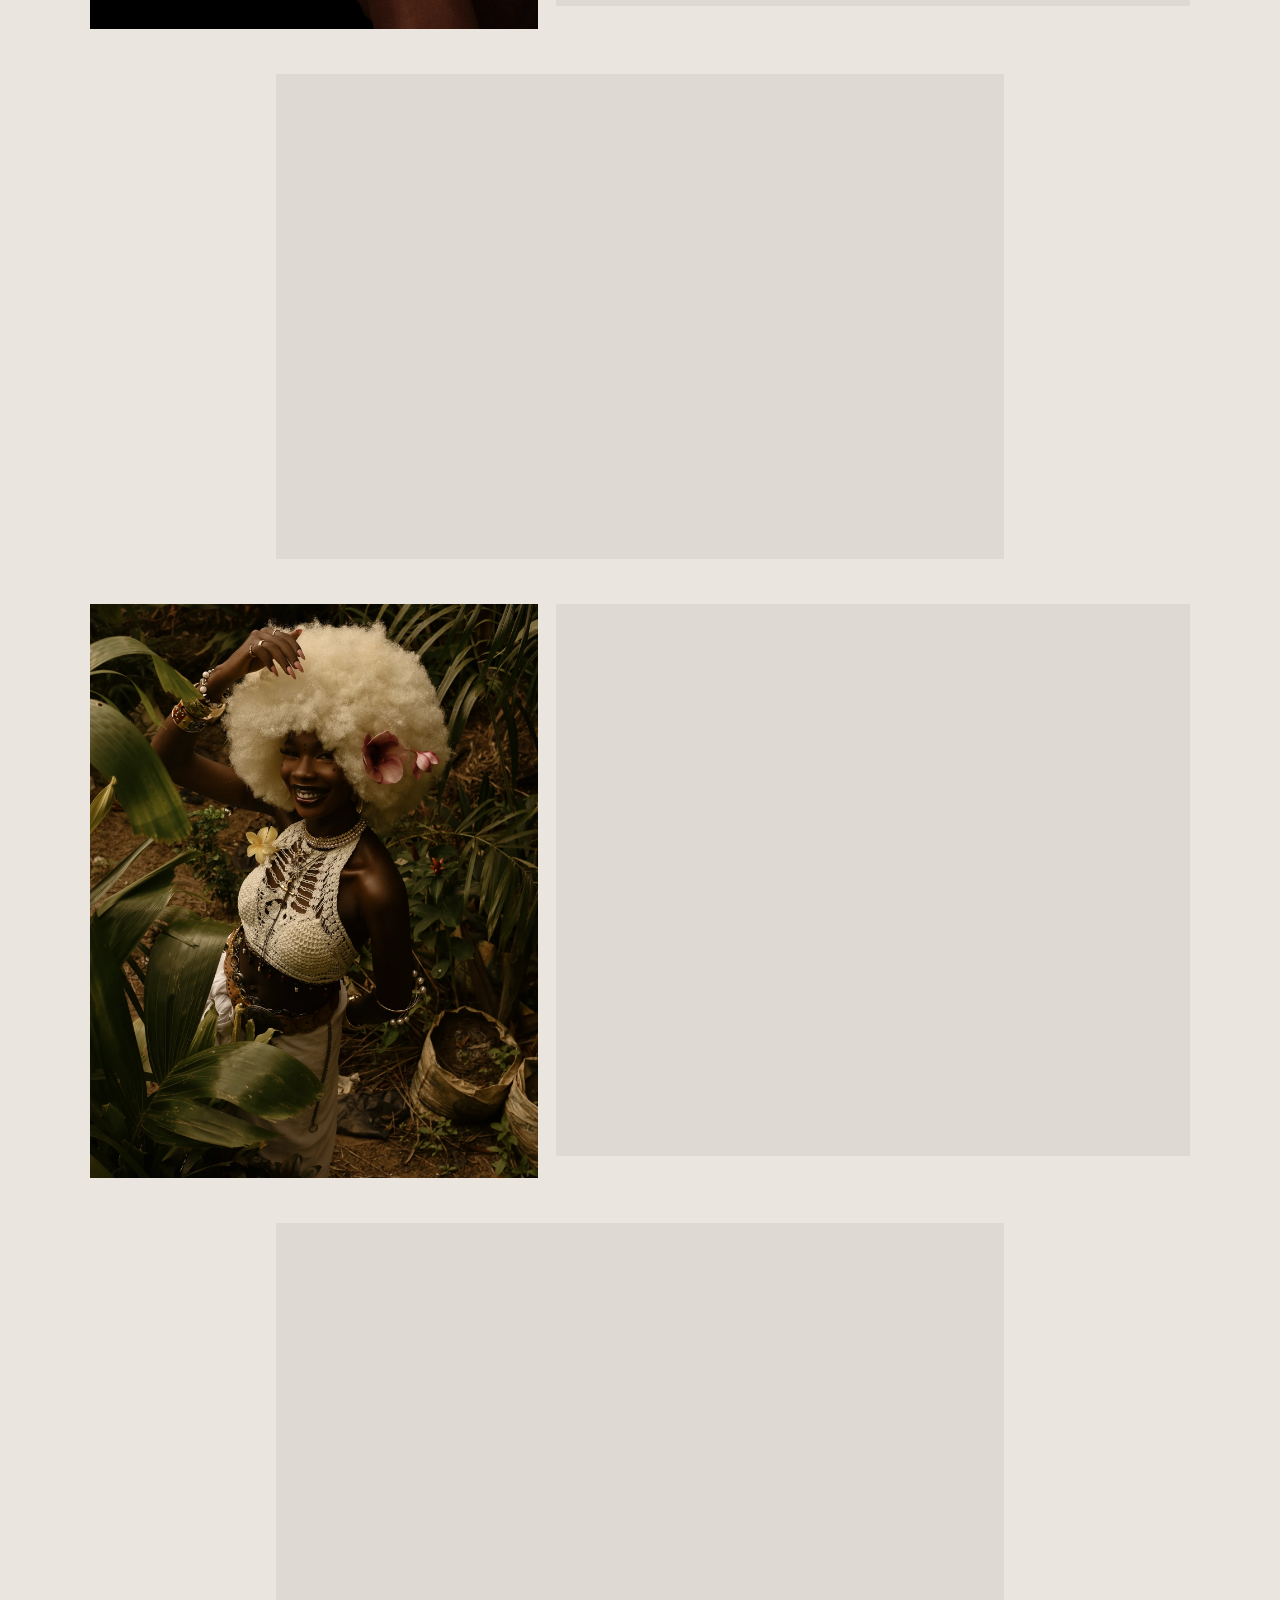
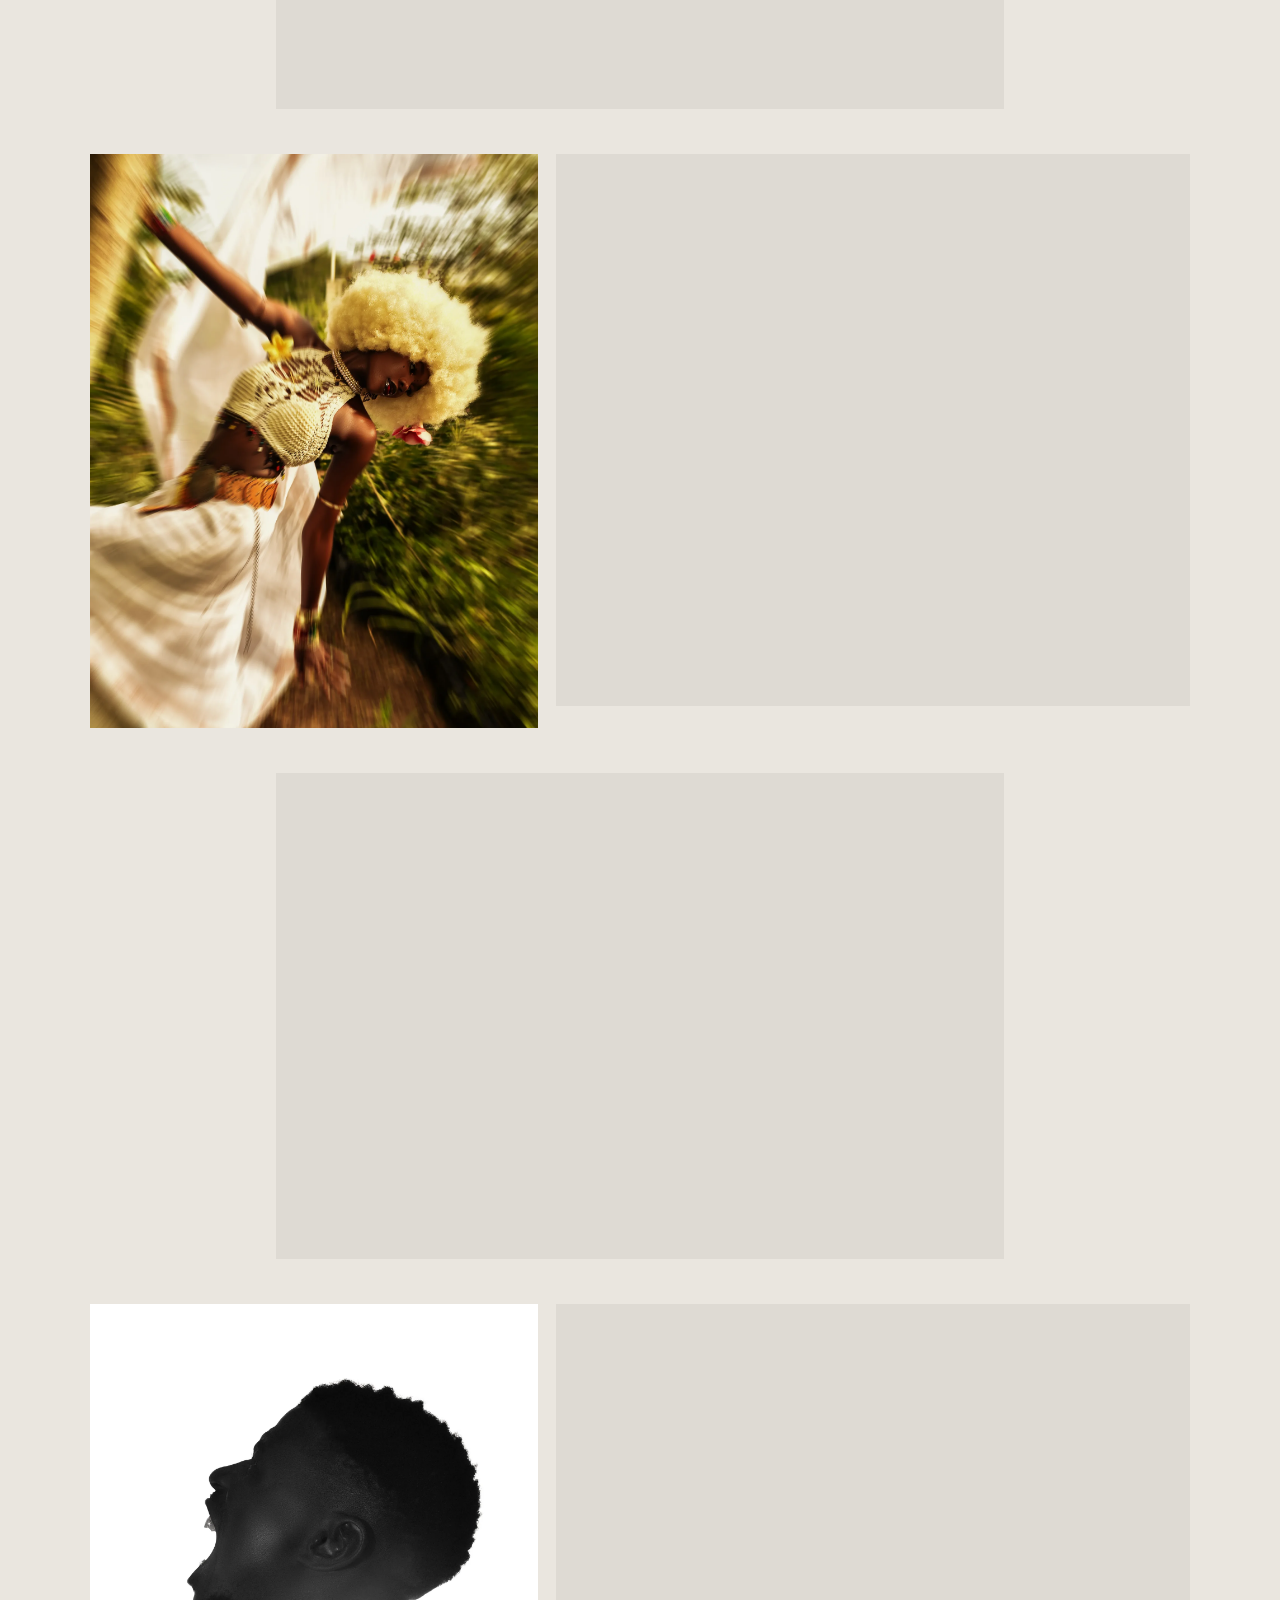
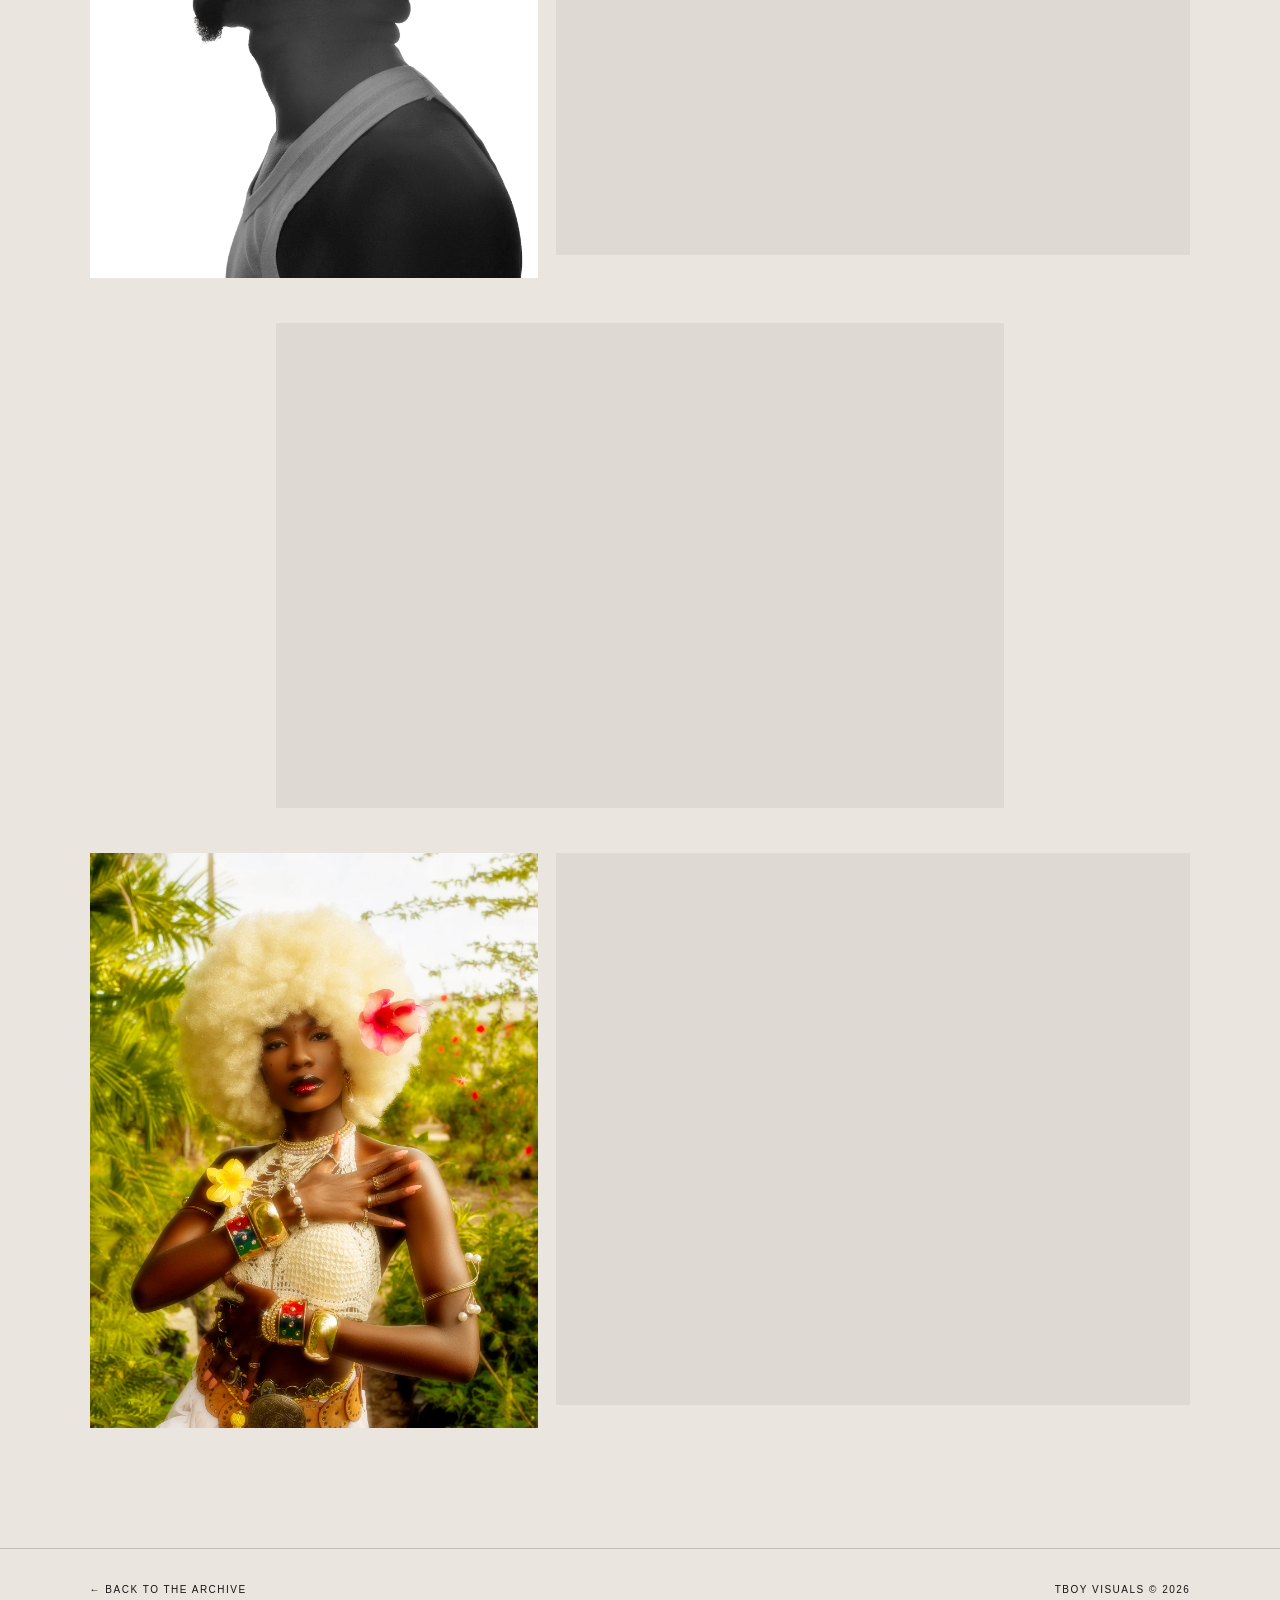
<file: project/editorial.html>
<!DOCTYPE html>
<html lang="en">

<head>
    <meta charset="UTF-8">
    <meta name="viewport" content="width=device-width, initial-scale=1.0">

    <title>Editorial — Tboy Visuals</title>
    <meta name="description" content="Explore the editorial photography archive of Tboy Visuals, featuring creative portraits, visual stories and artistic experiments.">

    <link rel="stylesheet" href="../style.css">
    <link rel="stylesheet" href="editorial.css">
</head>

<body class="editorial-page">

    <!-- NAVIGATION -->
    <header class="navbar">

        <a href="../index.html" class="logo">
            <span class="logo-monogram">
                <span class="logo-t">T</span>
                <span class="logo-v">V</span>
            </span>

            <span class="logo-name">TBOY VISUALS</span>
        </a>

        <nav class="nav-links">
            <a href="../index.html#work">WORK</a>
            <a href="../index.html#about">ABOUT</a>
            <a href="../index.html#contact">CONTACT</a>
        </nav>

    </header>

    <main>

        <!-- EDITORIAL HERO -->
        <section class="editorial-hero">

            <img
                src="../images-webp/Editorial/cover.webp"
                alt="Editorial photography archive cover"
                fetchpriority="high"
                decoding="async"
            >

            <div class="editorial-hero-text">
                <p>TBOY VISUALS — VISUAL ARCHIVE 004</p>

                <h1>
                    EDITORIAL<br>
                    <em>WITHOUT LIMITS.</em>
                </h1>
            </div>

            <span class="editorial-hero-index">
                A CONTINUING STUDY / 2026—
            </span>

        </section>

        <!-- INTRODUCTION -->
        <section class="editorial-intro">

            <p class="editorial-label">
                BEYOND THE FRAME
            </p>

            <h2>
                Images that explore
                <em>ideas, identity and imagination.</em>
            </h2>

            <p class="editorial-description">
                A collection of visual narratives, creative expressions
                and unconventional perspectives. Each frame is an
                opportunity to explore something beyond the ordinary.
            </p>

        </section>

        <!-- EDITORIAL ARCHIVE -->
        <section class="editorial-collection" id="collection">

            <div class="editorial-collection-heading">
                <p>SELECTED FRAMES</p>
                <span>THE ARCHIVE / 004</span>
            </div>

            <div class="editorial-grid">

                <figure class="editorial-item editorial-large">
                    <img src="../images-webp/Editorial/BTUY6189.webp" alt="Editorial photograph" loading="lazy" decoding="async">
                </figure>

                <figure class="editorial-item editorial-tall">
                    <img src="../images-webp/Editorial/BWYS1228.webp" alt="Editorial photograph" loading="lazy" decoding="async">
                </figure>

                <figure class="editorial-item editorial-wide">
                    <img src="../images-webp/Editorial/BWYZ4454.webp" alt="Editorial photograph" loading="lazy" decoding="async">
                </figure>

                <figure class="editorial-item editorial-tall">
                    <img src="../images-webp/Editorial/EIAX9737.webp" alt="Editorial photograph" loading="lazy" decoding="async">
                </figure>

                <figure class="editorial-item editorial-large">
                    <img src="../images-webp/Editorial/FTWK3953.webp" alt="Editorial photograph" loading="lazy" decoding="async">
                </figure>

                <figure class="editorial-item editorial-wide">
                    <img src="../images-webp/Editorial/GRJX7339.webp" alt="Editorial photograph" loading="lazy" decoding="async">
                </figure>

                <figure class="editorial-item editorial-tall">
                    <img src="../images-webp/Editorial/HGES3679.webp" alt="Editorial photograph" loading="lazy" decoding="async">
                </figure>

                <figure class="editorial-item editorial-large">
                    <img src="../images-webp/Editorial/HHCA7474.webp" alt="Editorial photograph" loading="lazy" decoding="async">
                </figure>

                <figure class="editorial-item editorial-wide">
                    <img src="../images-webp/Editorial/IKUN6637.webp" alt="Editorial photograph" loading="lazy" decoding="async">
                </figure>

                <figure class="editorial-item editorial-tall">
                    <img src="../images-webp/Editorial/LSKI1892.webp" alt="Editorial photograph" loading="lazy" decoding="async">
                </figure>

                <figure class="editorial-item editorial-large">
                    <img src="../images-webp/Editorial/MNEJ0336.webp" alt="Editorial photograph" loading="lazy" decoding="async">
                </figure>

                <figure class="editorial-item editorial-wide">
                    <img src="../images-webp/Editorial/OBAS9165.webp" alt="Editorial photograph" loading="lazy" decoding="async">
                </figure>

                <figure class="editorial-item editorial-tall">
                    <img src="../images-webp/Editorial/OSHS4304.webp" alt="Editorial photograph" loading="lazy" decoding="async">
                </figure>

                <figure class="editorial-item editorial-large">
                    <img src="../images-webp/Editorial/RAYI9816.webp" alt="Editorial photograph" loading="lazy" decoding="async">
                </figure>

                <figure class="editorial-item editorial-wide">
                    <img src="../images-webp/Editorial/ADVU0531.webp" alt="Editorial photograph" loading="lazy" decoding="async">
                </figure>

                <figure class="editorial-item editorial-tall">
                    <img src="../images-webp/Editorial/NJSU4624.webp" alt="Editorial photograph" loading="lazy" decoding="async">
                </figure>

                <figure class="editorial-item editorial-large">
                    <img src="../images-webp/Editorial/PTEH8502.webp" alt="Editorial photograph" loading="lazy" decoding="async">
                </figure>


            </div>

        </section>

    </main>

    <!-- FOOTER -->
    <footer class="editorial-footer">

        <a href="../index.html">← BACK TO THE ARCHIVE</a>

        <span>TBOY VISUALS © 2026</span>

    </footer>

    <script src="editorial.js"></script>

</body>
</html>
</file>
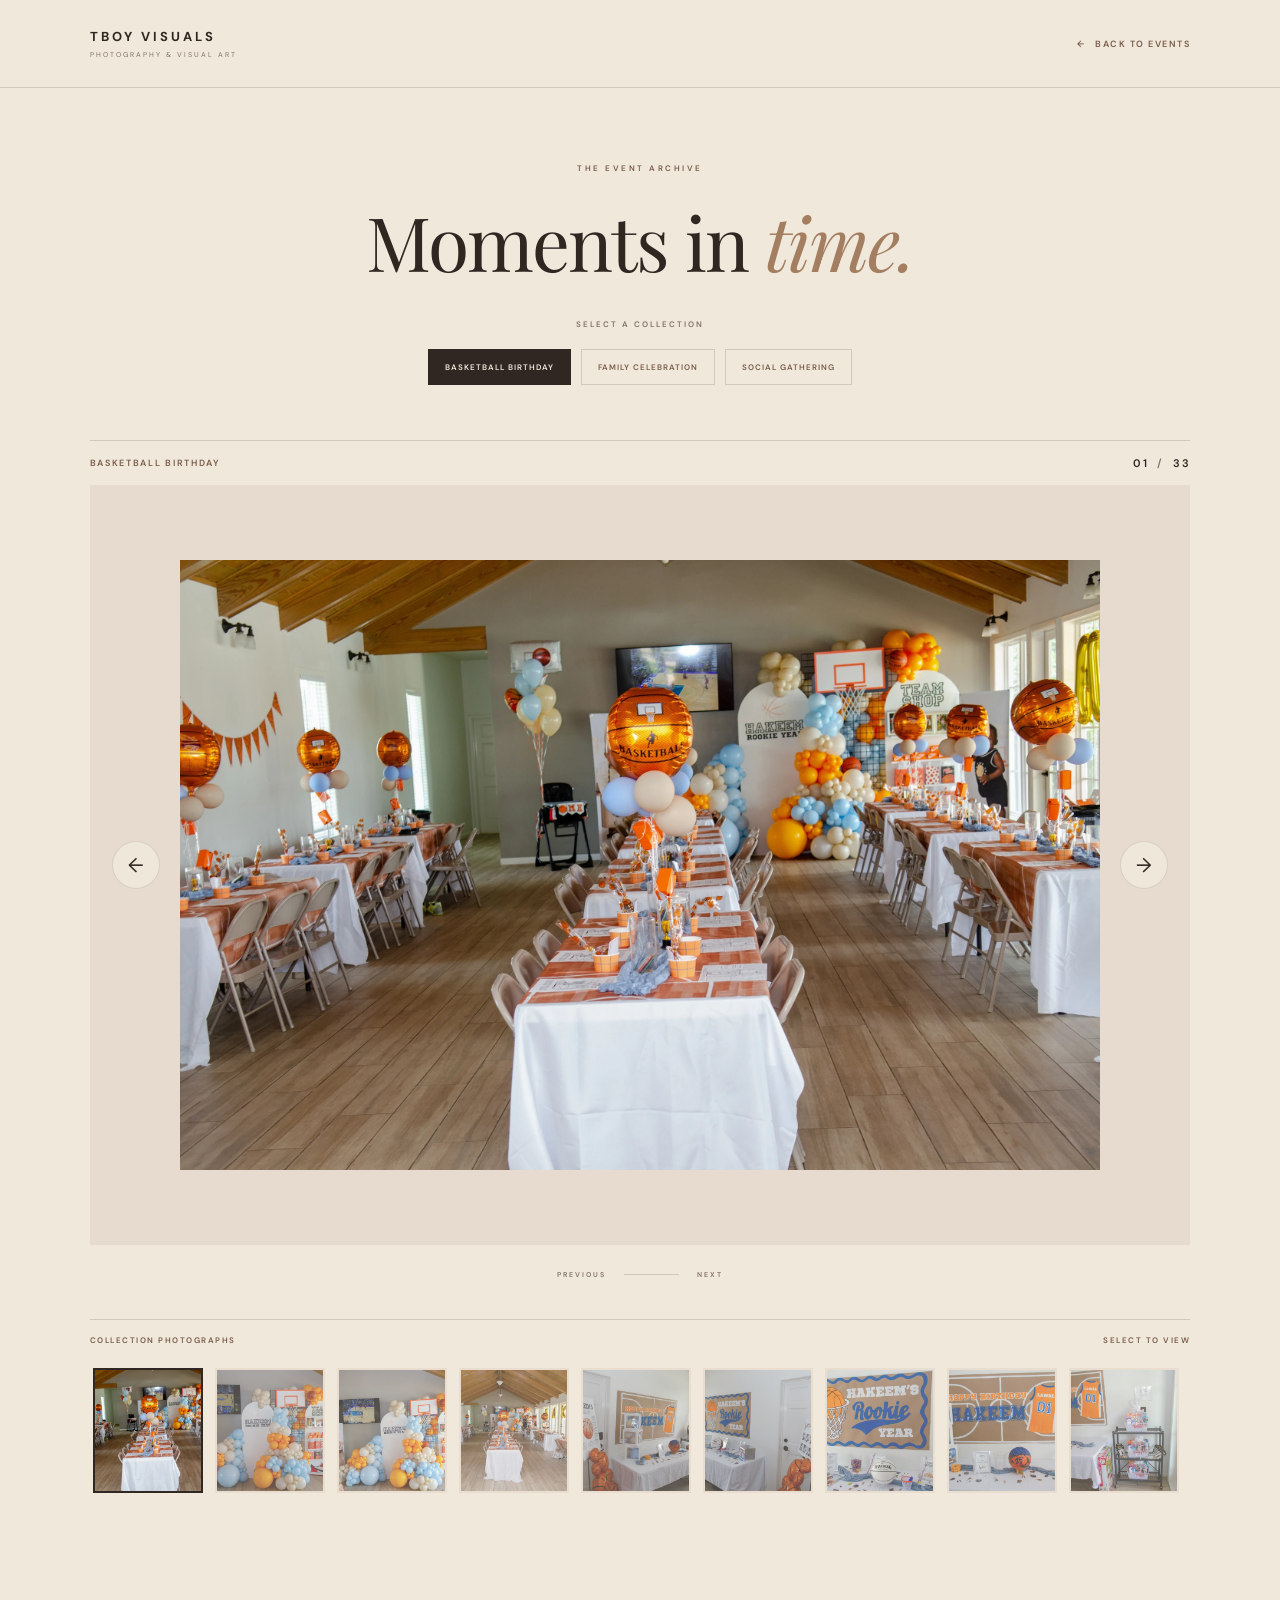
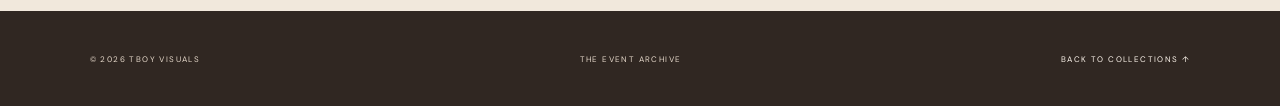
<file: project/events-viewer.html>
<!DOCTYPE html>
<html lang="en">
<head>
    <meta charset="UTF-8">
    <meta name="viewport" content="width=device-width, initial-scale=1.0">

    <meta name="theme-color" content="#F1E8DC">
    <meta name="description" content="Explore the event photography archive by Tboy Visuals.">

    <title>Event Stories — Tboy Visuals</title>

    <link rel="preconnect" href="https://fonts.googleapis.com">
    <link rel="preconnect" href="https://fonts.gstatic.com" crossorigin>
    <link href="https://fonts.googleapis.com/css2?family=DM+Sans:wght@400;500;600;700&family=Playfair+Display:wght@400;500;600&display=swap" rel="stylesheet">

    <link rel="stylesheet" href="events-viewer.css">
</head>

<body class="events-viewer-page">

    <header class="viewer-header">

        <a href="../index.html" class="viewer-logo">
            <span class="logo-name">TBOY VISUALS</span>
            <span class="logo-subtitle">PHOTOGRAPHY & VISUAL ART</span>
        </a>

        <a href="events.html" class="viewer-back">
            <span>←</span> BACK TO EVENTS
        </a>

    </header>


    <main class="viewer-container">

        <section class="viewer-intro">

            <span class="viewer-eyebrow">THE EVENT ARCHIVE</span>

            <h1>Moments in <em>time.</em></h1>

            <p>SELECT A COLLECTION</p>

            <nav class="collection-switcher" aria-label="Event collections">

                <button class="collection-button" data-collection="birthday">
                    BASKETBALL BIRTHDAY
                </button>

                <button class="collection-button" data-collection="family">
                    FAMILY CELEBRATION
                </button>

                <button class="collection-button" data-collection="social">
                    SOCIAL GATHERING
                </button>

            </nav>

        </section>


        <section class="viewer-gallery">

            <div class="viewer-topline">
                <span id="collection-name">BASKETBALL BIRTHDAY</span>

                <span class="viewer-counter">
                    <span id="current-image">01</span>
                    <span class="counter-divider">/</span>
                    <span id="total-images">33</span>
                </span>
            </div>


            <div class="viewer-stage" id="viewer-stage">

                <button
                    class="viewer-arrow viewer-previous"
                    id="previous-image"
                    aria-label="Previous photograph"
                    type="button"
                >
                    ←
                </button>

                <div class="viewer-image-wrap">
                    <img
                        src="../images-webp/events/DSC_0579.webp"
                        alt="Event photograph"
                        id="viewer-image"
                        draggable="false"
                    >
                </div>

                <button
                    class="viewer-arrow viewer-next"
                    id="next-image"
                    aria-label="Next photograph"
                    type="button"
                >
                    →
                </button>

            </div>


            <div class="viewer-controls">

                <span>PREVIOUS</span>

                <span class="viewer-controls-line"></span>

                <span>NEXT</span>

            </div>


            <div class="thumbnail-heading">
                <span>COLLECTION PHOTOGRAPHS</span>
                <span>SELECT TO VIEW</span>
            </div>

            <div class="viewer-thumbnails" id="viewer-thumbnails"></div>

        </section>

    </main>


    <footer class="viewer-footer">
        <span>© 2026 TBOY VISUALS</span>
        <span>THE EVENT ARCHIVE</span>
        <a href="events.html">BACK TO COLLECTIONS ↑</a>
    </footer>


    <script src="events-viewer.js"></script>

</body>
</html>
</file>
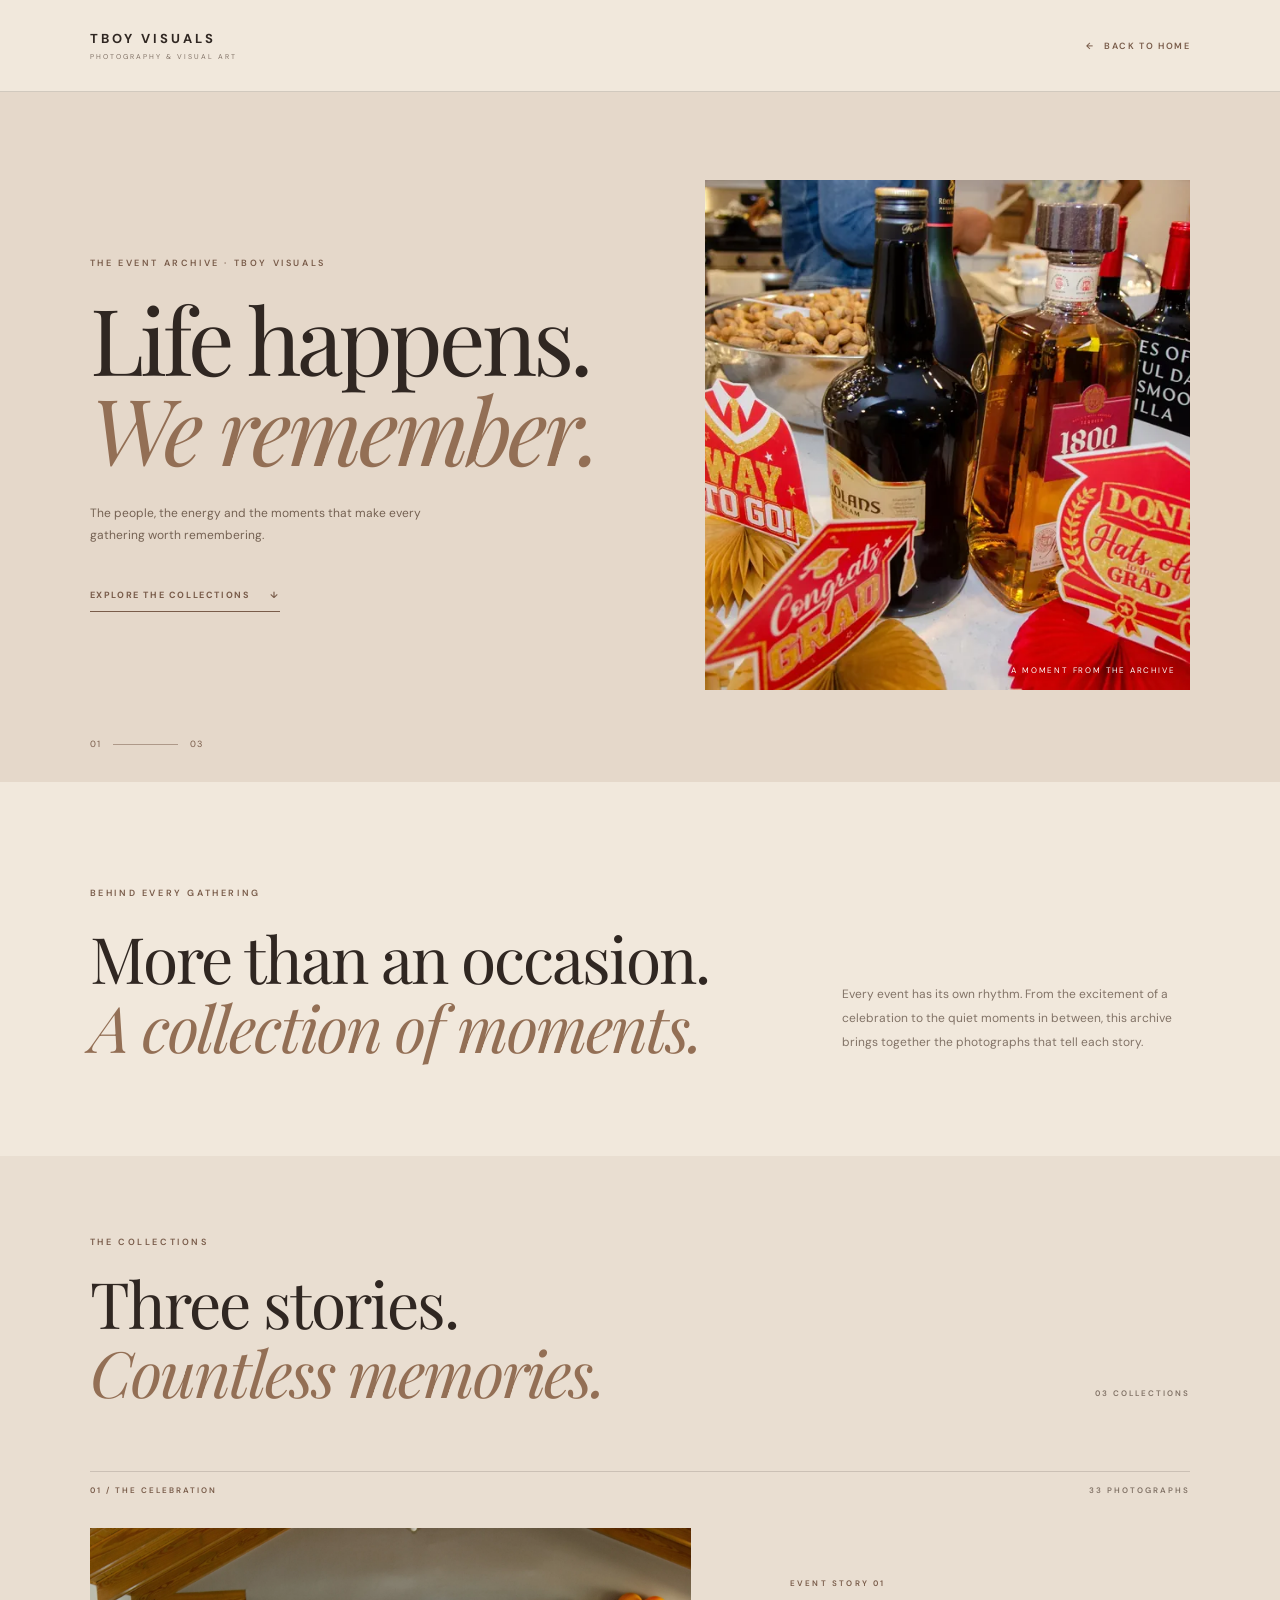
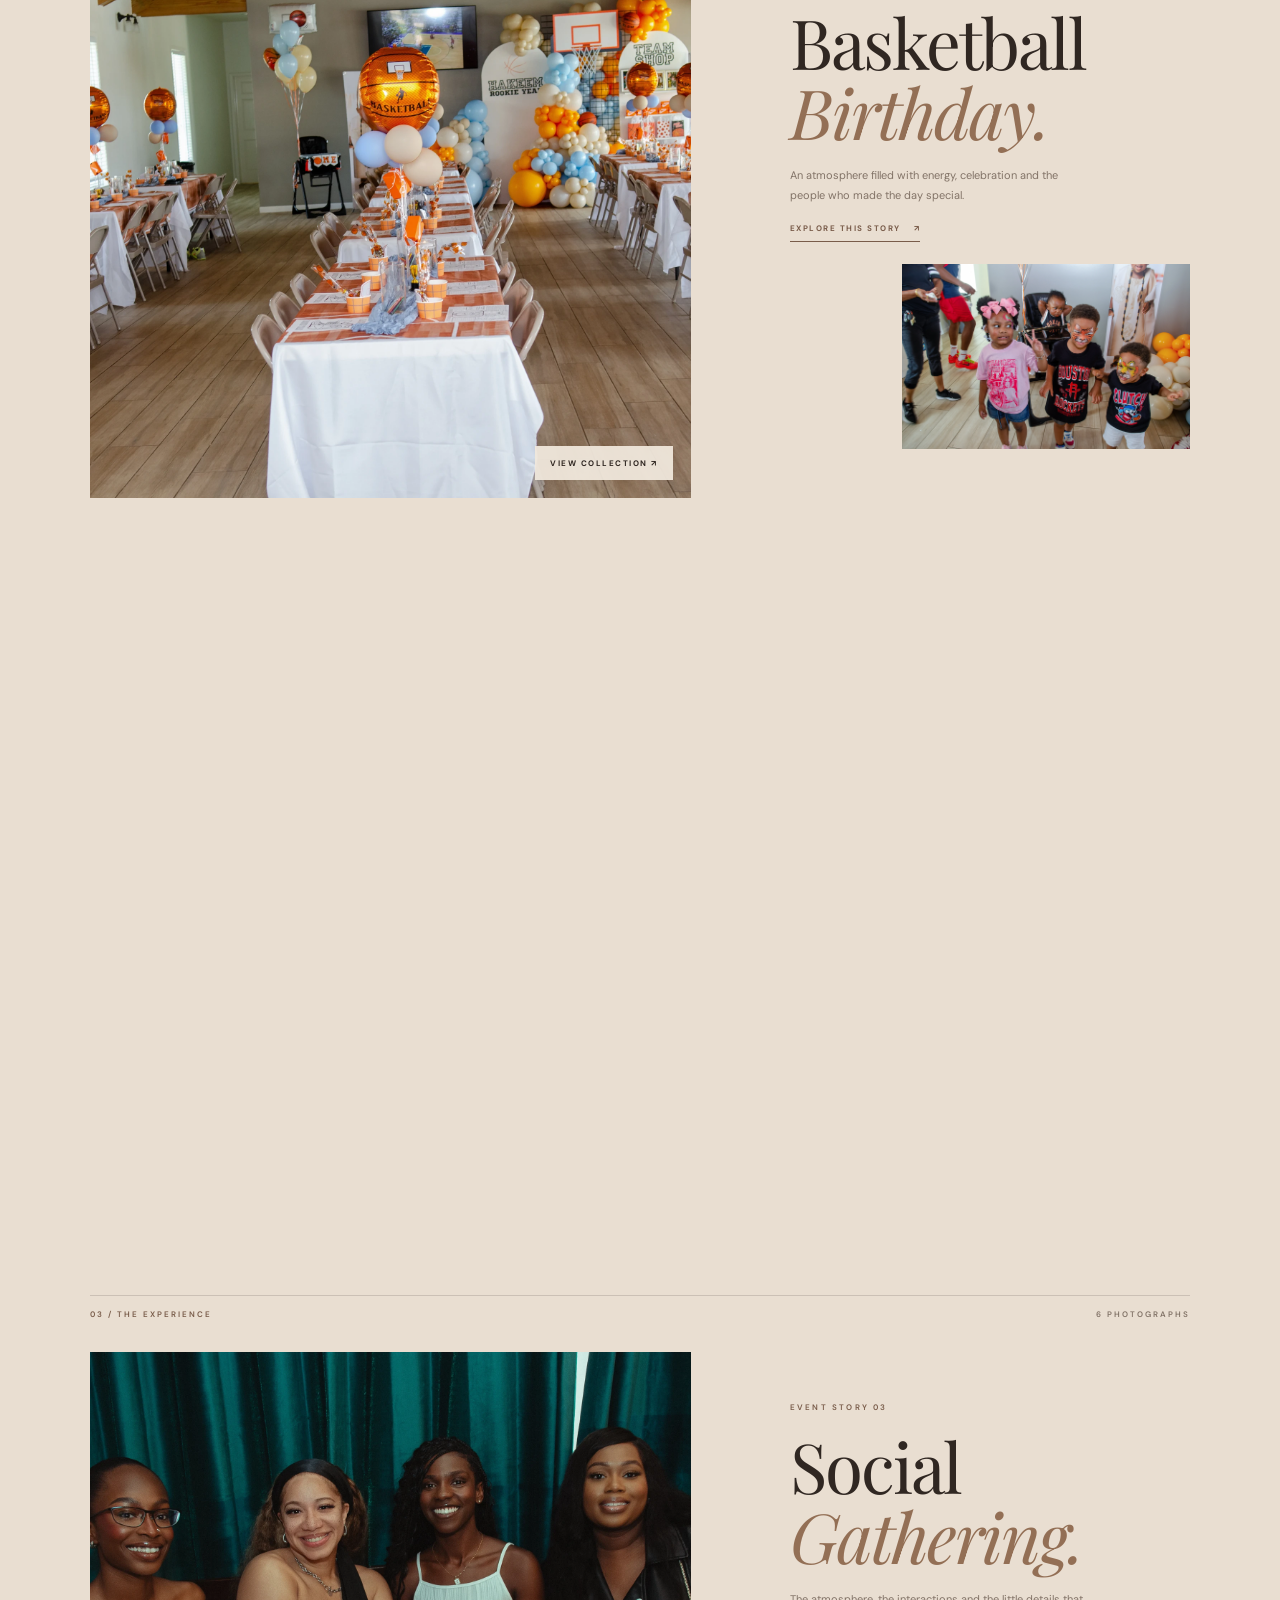
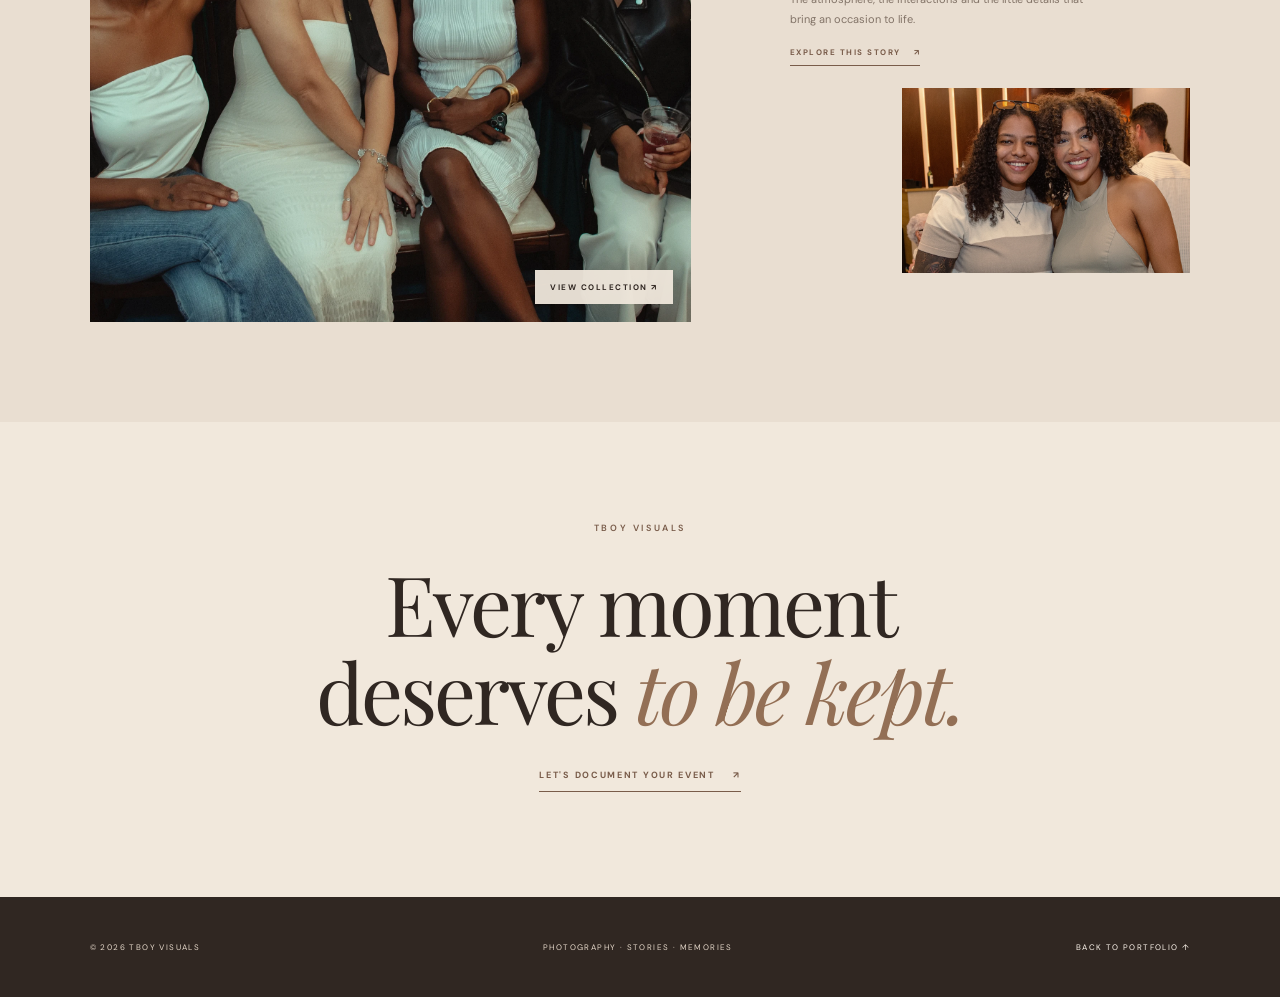
<file: project/events.html>
<!DOCTYPE html>
<html lang="en">
<head>
    <meta charset="UTF-8">
    <meta name="viewport" content="width=device-width, initial-scale=1.0">

    <meta name="theme-color" content="#F1E8DC">
    <meta name="description" content="Events photographed by Tboy Visuals. A collection of celebrations, people and moments worth remembering.">

    <title>Events — Tboy Visuals</title>

    <link rel="preconnect" href="https://fonts.googleapis.com">
    <link rel="preconnect" href="https://fonts.gstatic.com" crossorigin>
    <link href="https://fonts.googleapis.com/css2?family=DM+Sans:wght@400;500;600;700&family=Playfair+Display:ital,wght@0,400;0,500;0,600;1,400;1,500&display=swap" rel="stylesheet">

    <link rel="stylesheet" href="events.css">
</head>

<body class="events-page">

    <header class="events-header">
        <a href="../index.html" class="events-logo">
            <span class="logo-name">TBOY VISUALS</span>
            <span class="logo-subtitle">PHOTOGRAPHY & VISUAL ART</span>
        </a>

        <a href="../index.html" class="events-back">
            <span>←</span> BACK TO HOME
        </a>
    </header>


    <main>

        <!-- HERO -->

        <section class="events-hero">

            <div class="events-hero-copy">
                <span class="events-eyebrow">THE EVENT ARCHIVE · TBOY VISUALS</span>

                <h1>Life happens.<br><em>We remember.</em></h1>

                <p>
                    The people, the energy and the moments that make
                    every gathering worth remembering.
                </p>

                <a href="#event-collections" class="events-explore">
                    EXPLORE THE COLLECTIONS <span>↓</span>
                </a>
            </div>

            <div class="events-hero-image">
                <img
                   src="../images-webp/events/DSC_1157-preview.webp"
                    alt="A portrait from the Tboy Visuals event archive"
                    fetchpriority="high"
            
                >
                <span class="hero-image-note">A MOMENT FROM THE ARCHIVE</span>
            </div>

            <div class="events-hero-index">
                <span>01</span>
                <span class="index-line"></span>
                <span>03</span>
            </div>

        </section>


        <!-- INTRODUCTION -->

        <section class="events-intro">
            <span class="events-eyebrow">BEHIND EVERY GATHERING</span>

            <div class="events-intro-content">
                <h2>More than an occasion.<br><em>A collection of moments.</em></h2>

                <p>
                    Every event has its own rhythm. From the excitement
                    of a celebration to the quiet moments in between,
                    this archive brings together the photographs that
                    tell each story.
                </p>
            </div>
        </section>


        <!-- COLLECTIONS -->

        <section class="events-collections" id="event-collections">

            <div class="collections-heading">
                <div>
                    <span class="events-eyebrow">THE COLLECTIONS</span>
                    <h2>Three stories.<br><em>Countless memories.</em></h2>
                </div>

                <span class="collection-total">03 COLLECTIONS</span>
            </div>


            <!-- EVENT 01 -->

            <article class="event-chapter reveal">

                <div class="chapter-heading">
                    <span class="chapter-number">01 / THE CELEBRATION</span>
                    <span class="chapter-count">33 PHOTOGRAPHS</span>
                </div>

                <div class="chapter-layout">

                    <a
                        href="events-viewer.html?collection=birthday"
                        class="chapter-main-image"
                        aria-label="View Basketball Birthday collection"
                    >
                        <img
                            src="../images-webp/events/DSC_0579.webp"
                            alt="Basketball birthday celebration"
                            loading="lazy"
                        >
                        <span class="image-open">VIEW COLLECTION ↗</span>
                    </a>

                    <div class="chapter-copy">
                        <span class="chapter-label">EVENT STORY 01</span>

                        <h3>Basketball<br><em>Birthday.</em></h3>

                        <p>
                            An atmosphere filled with energy, celebration
                            and the people who made the day special.
                        </p>

                        <a href="events-viewer.html?collection=birthday" class="chapter-link">
                            EXPLORE THIS STORY <span>↗</span>
                        </a>

                        <div class="chapter-side-image">
                            <img
                                src="../images-webp/events/DSC_0686.webp"
                                alt="A moment from the basketball birthday"
                                loading="lazy"
                            >
                        </div>
                    </div>

                </div>

            </article>


            <!-- EVENT 02 -->

            <article class="event-chapter event-chapter-reverse reveal">

                <div class="chapter-heading">
                    <span class="chapter-number">02 / THE GATHERING</span>
                    <span class="chapter-count">20 PHOTOGRAPHS</span>
                </div>

                <div class="chapter-layout">

                    <div class="chapter-copy">
                        <span class="chapter-label">EVENT STORY 02</span>

                        <h3>Family<br><em>Celebration.</em></h3>

                        <p>
                            Familiar faces, shared happiness and the
                            warmth of being together for a special occasion.
                        </p>

                        <a href="events-viewer.html?collection=family" class="chapter-link">
                            EXPLORE THIS STORY <span>↗</span>
                        </a>

                        <div class="chapter-side-image">
                            <img
                                src="../images-webp/events/DSC_1206.webp"
                                alt="A moment from the family celebration"
                                loading="lazy"
                            >
                        </div>
                    </div>

                    <a
                        href="events-viewer.html?collection=family"
                        class="chapter-main-image"
                        aria-label="View Family Celebration collection"
                    >
                        <img
                            src="../images-webp/events/DSC_1125.webp"
                            alt="Family celebration"
                            loading="lazy"
                            class="family-focus"
                        >
                        <span class="image-open">VIEW COLLECTION ↗</span>
                    </a>

                </div>

            </article>


            <!-- EVENT 03 -->

            <article class="event-chapter reveal">

                <div class="chapter-heading">
                    <span class="chapter-number">03 / THE EXPERIENCE</span>
                    <span class="chapter-count">6 PHOTOGRAPHS</span>
                </div>

                <div class="chapter-layout">

                    <a
                        href="events-viewer.html?collection=social"
                        class="chapter-main-image"
                        aria-label="View Social Gathering collection"
                    >
                        <img
                            src="../images-webp/events/DSC_2198.jpg1.webp"
                            alt="Social gathering"
                            loading="lazy"
                        >
                        <span class="image-open">VIEW COLLECTION ↗</span>
                    </a>

                    <div class="chapter-copy">
                        <span class="chapter-label">EVENT STORY 03</span>

                        <h3>Social<br><em>Gathering.</em></h3>

                        <p>
                            The atmosphere, the interactions and the
                            little details that bring an occasion to life.
                        </p>

                        <a href="events-viewer.html?collection=social" class="chapter-link">
                            EXPLORE THIS STORY <span>↗</span>
                        </a>

                        <div class="chapter-side-image">
                            <img
                                src="../images-webp/events/DSC_2224.jpg1.webp"
                                alt="A moment from the social gathering"
                                loading="lazy"
                            >
                        </div>
                    </div>

                </div>

            </article>

        </section>


        <!-- CLOSING -->

        <section class="events-closing">
            <span class="events-eyebrow">TBOY VISUALS</span>
            <h2>Every moment<br>deserves <em>to be kept.</em></h2>

            <a href="mailto:oladunjoyetemidayo097@gmail.com?subject=Event%20Photography%20Enquiry">
                LET'S DOCUMENT YOUR EVENT <span>↗</span>
            </a>
        </section>

    </main>


    <footer class="events-footer">
        <span>© 2026 TBOY VISUALS</span>
        <span>PHOTOGRAPHY · STORIES · MEMORIES</span>
        <a href="../index.html">BACK TO PORTFOLIO ↑</a>
    </footer>


    <script src="events.js"></script>

</body>
</html>
</file>
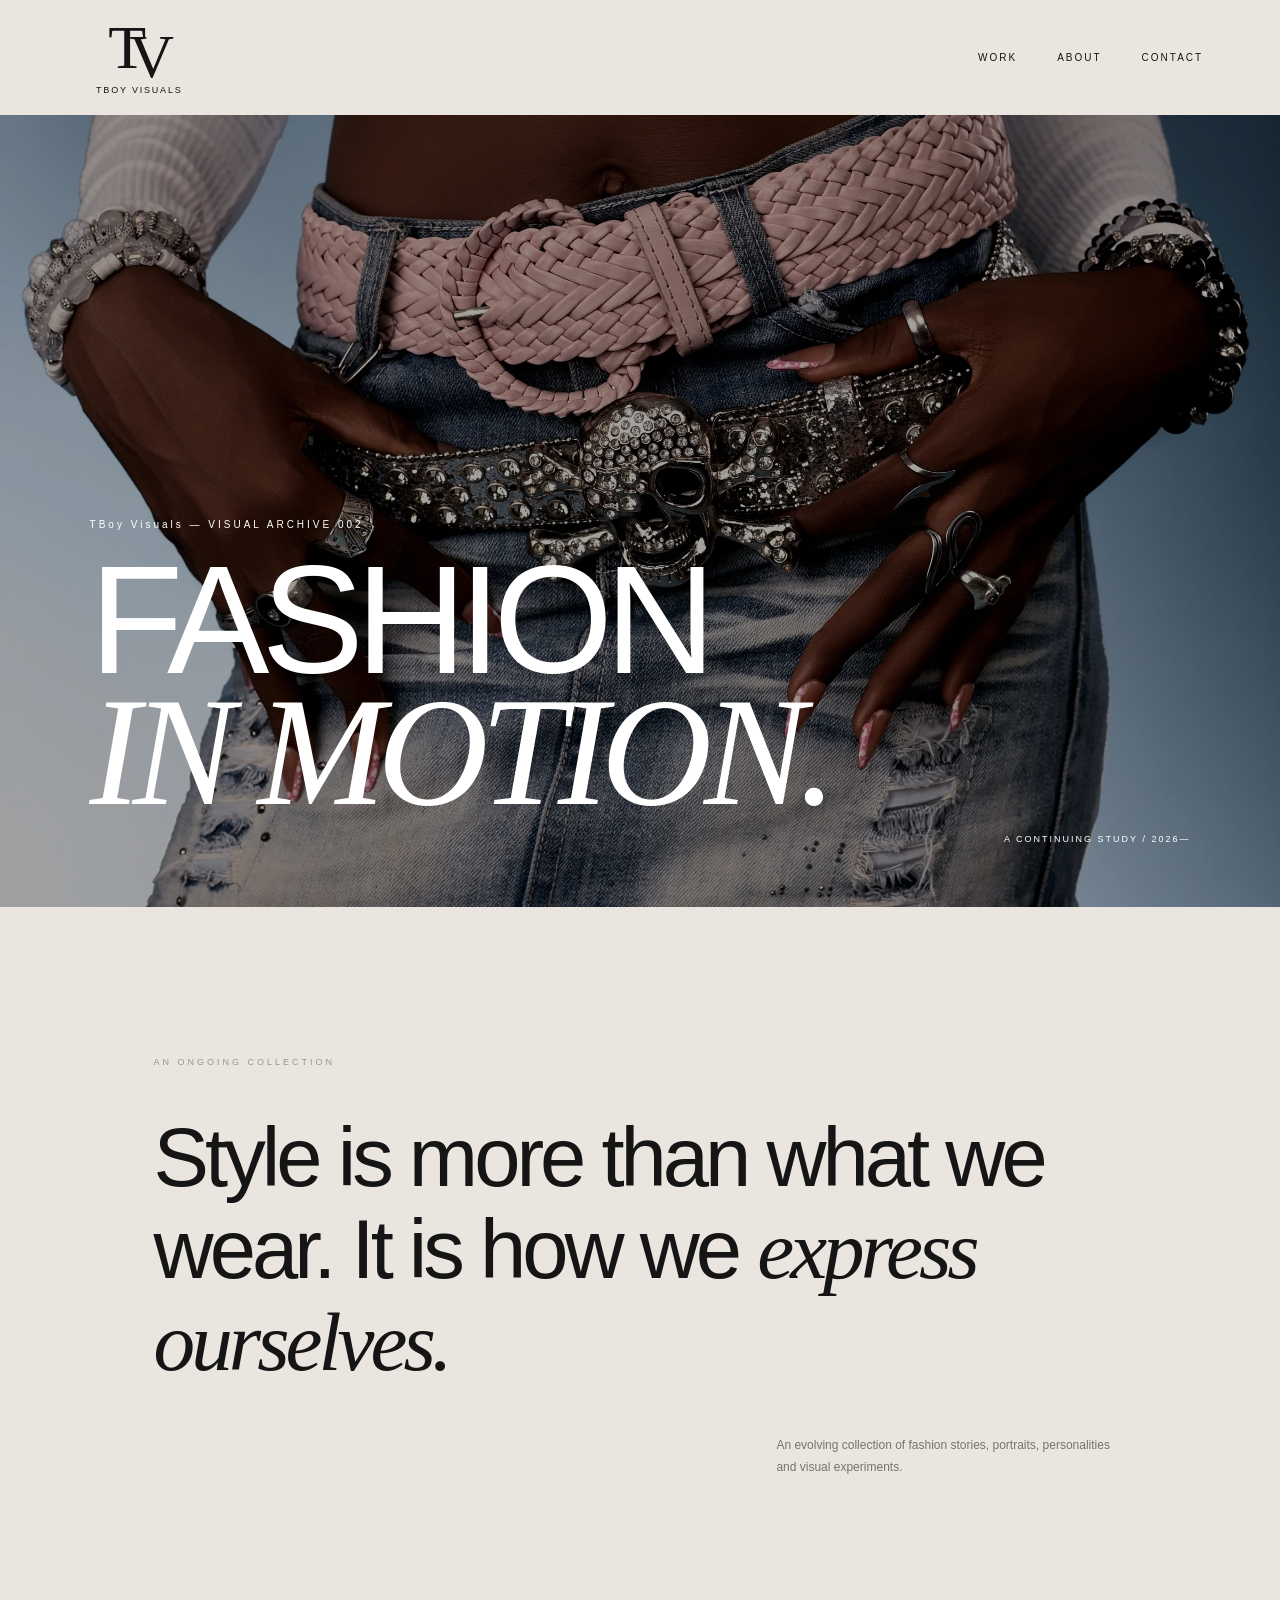
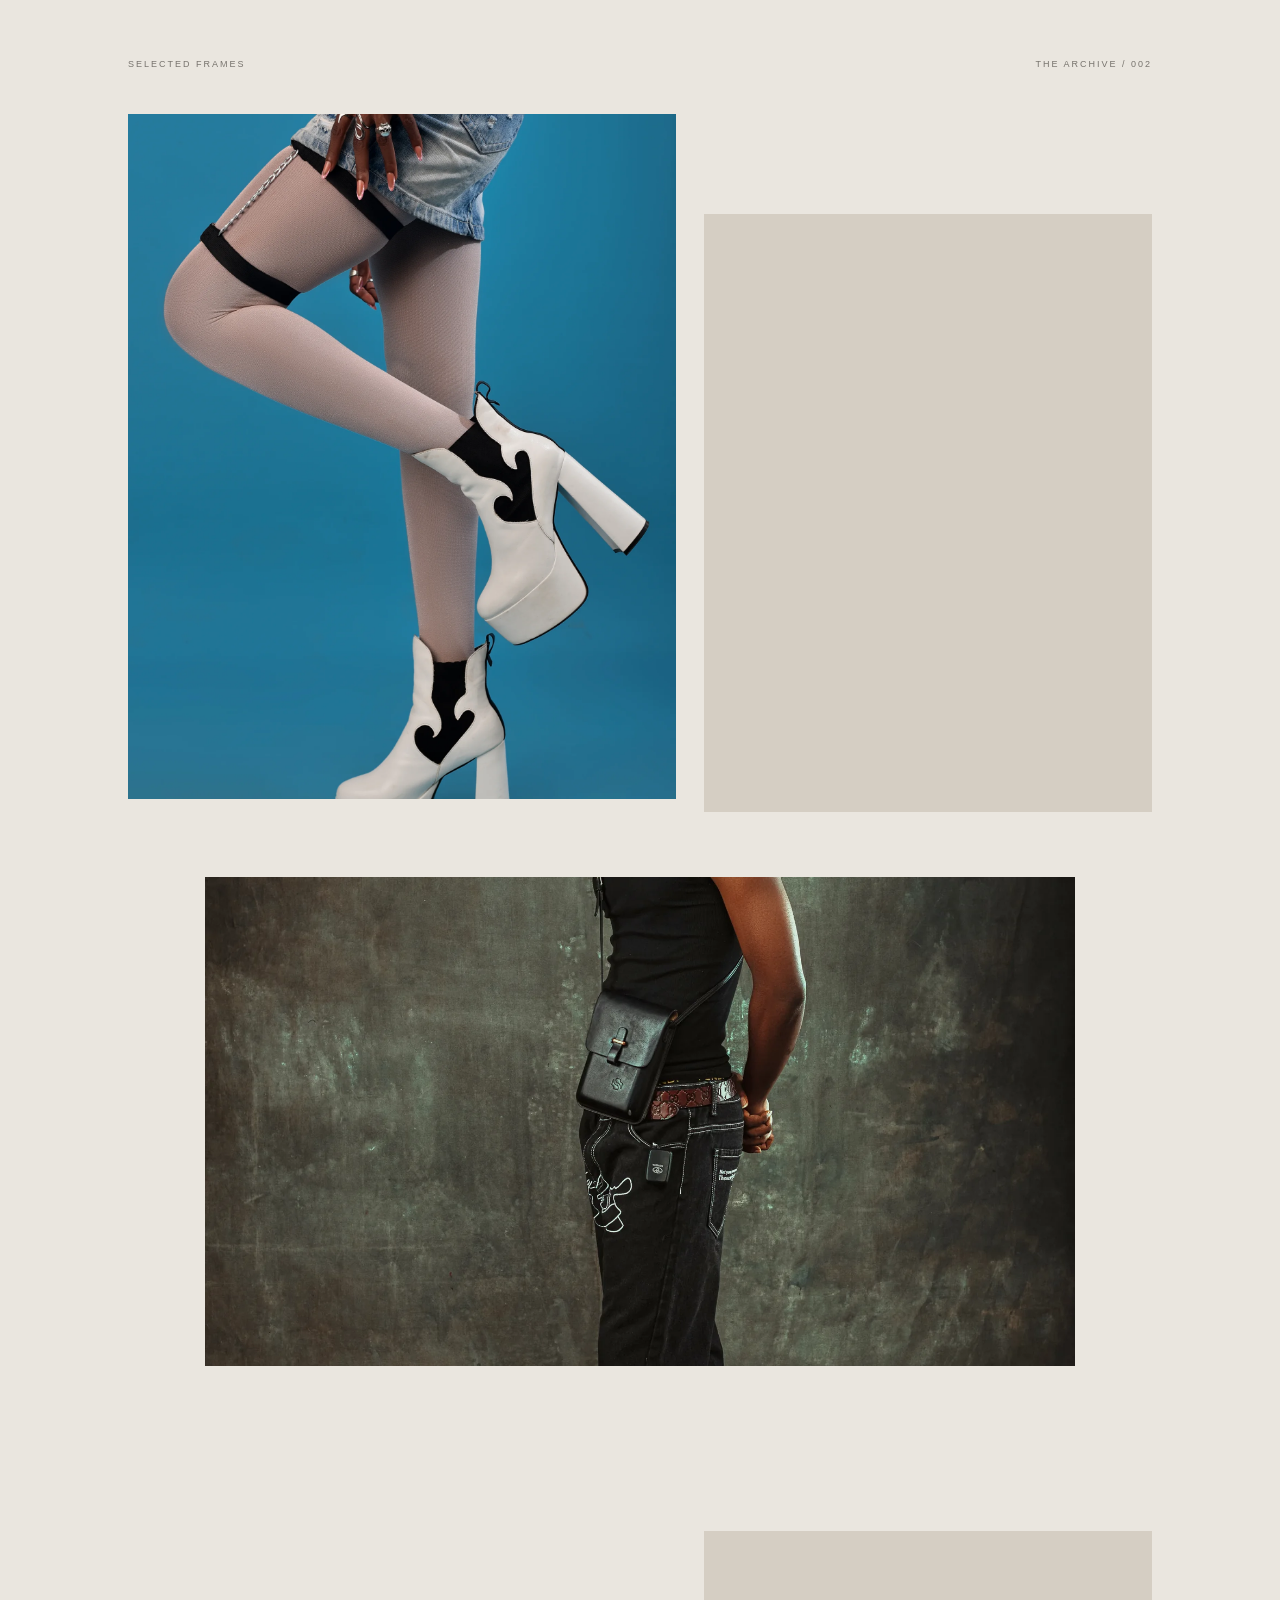
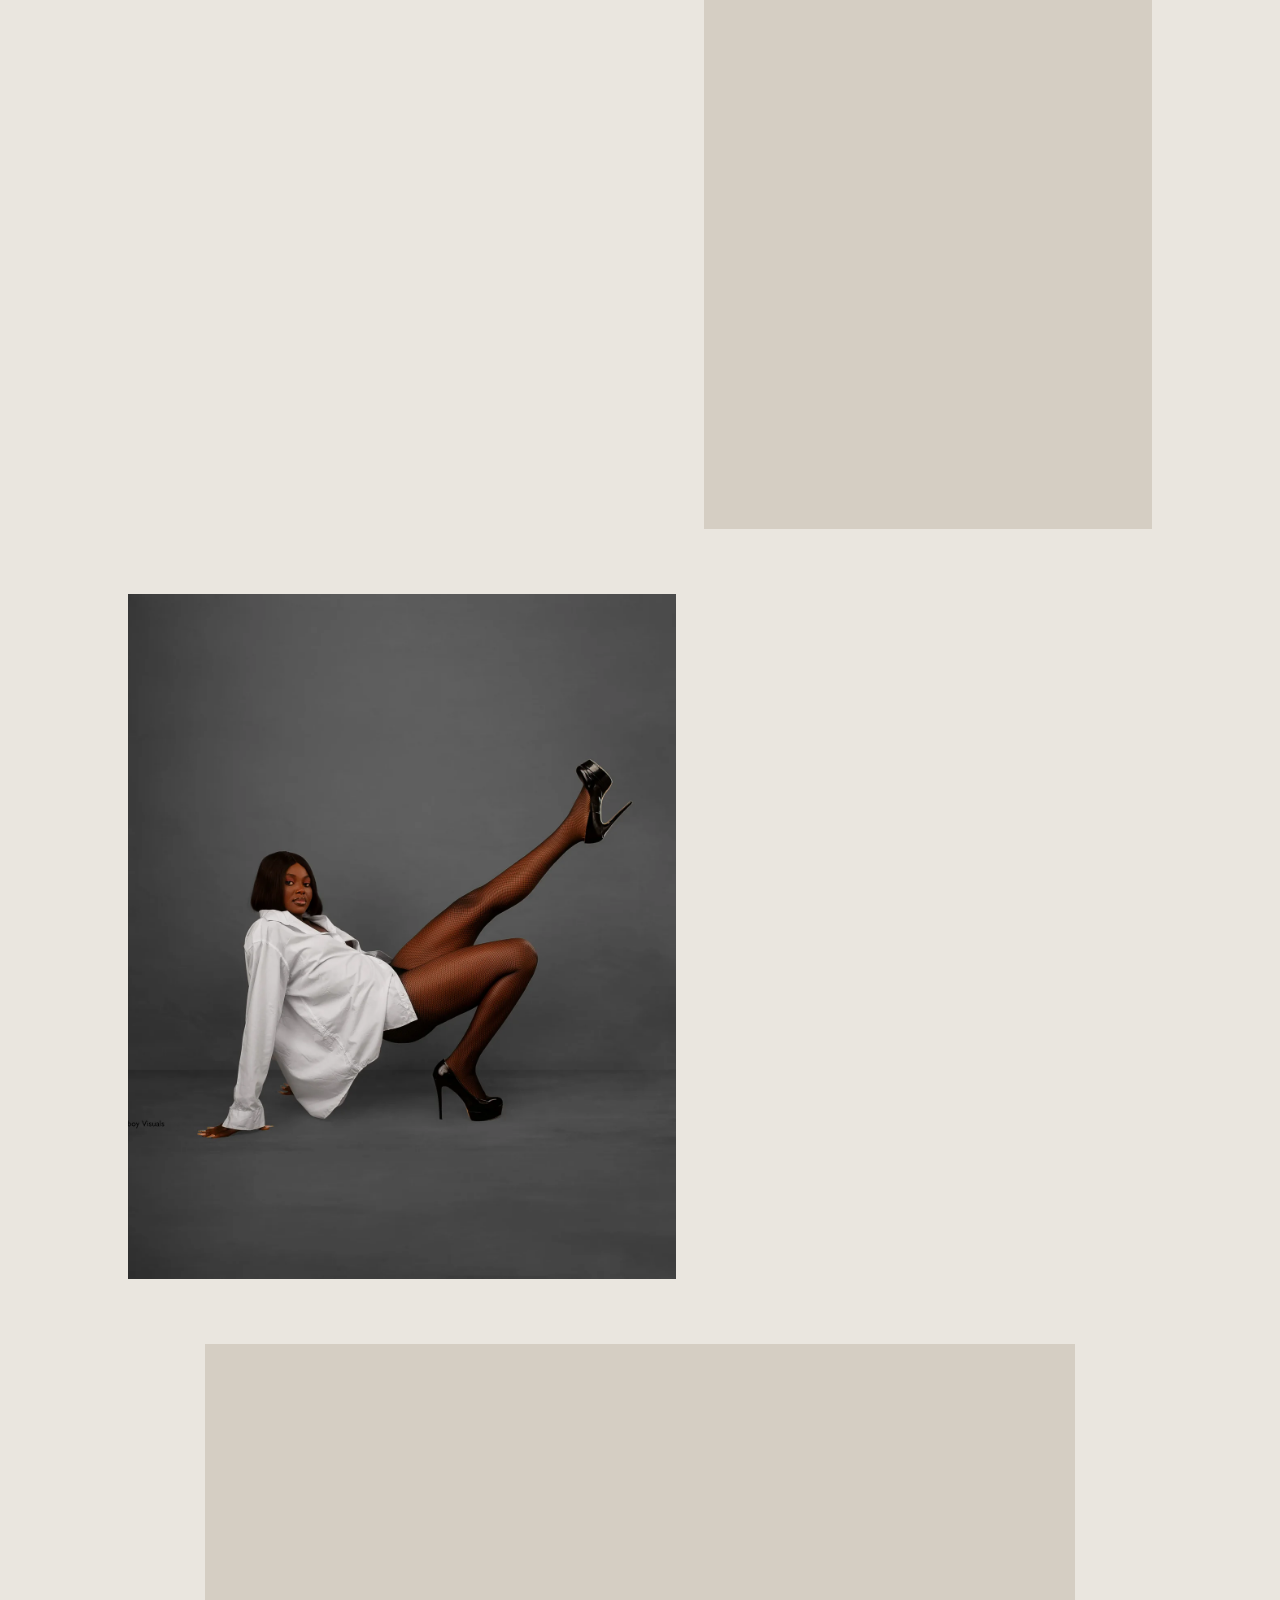
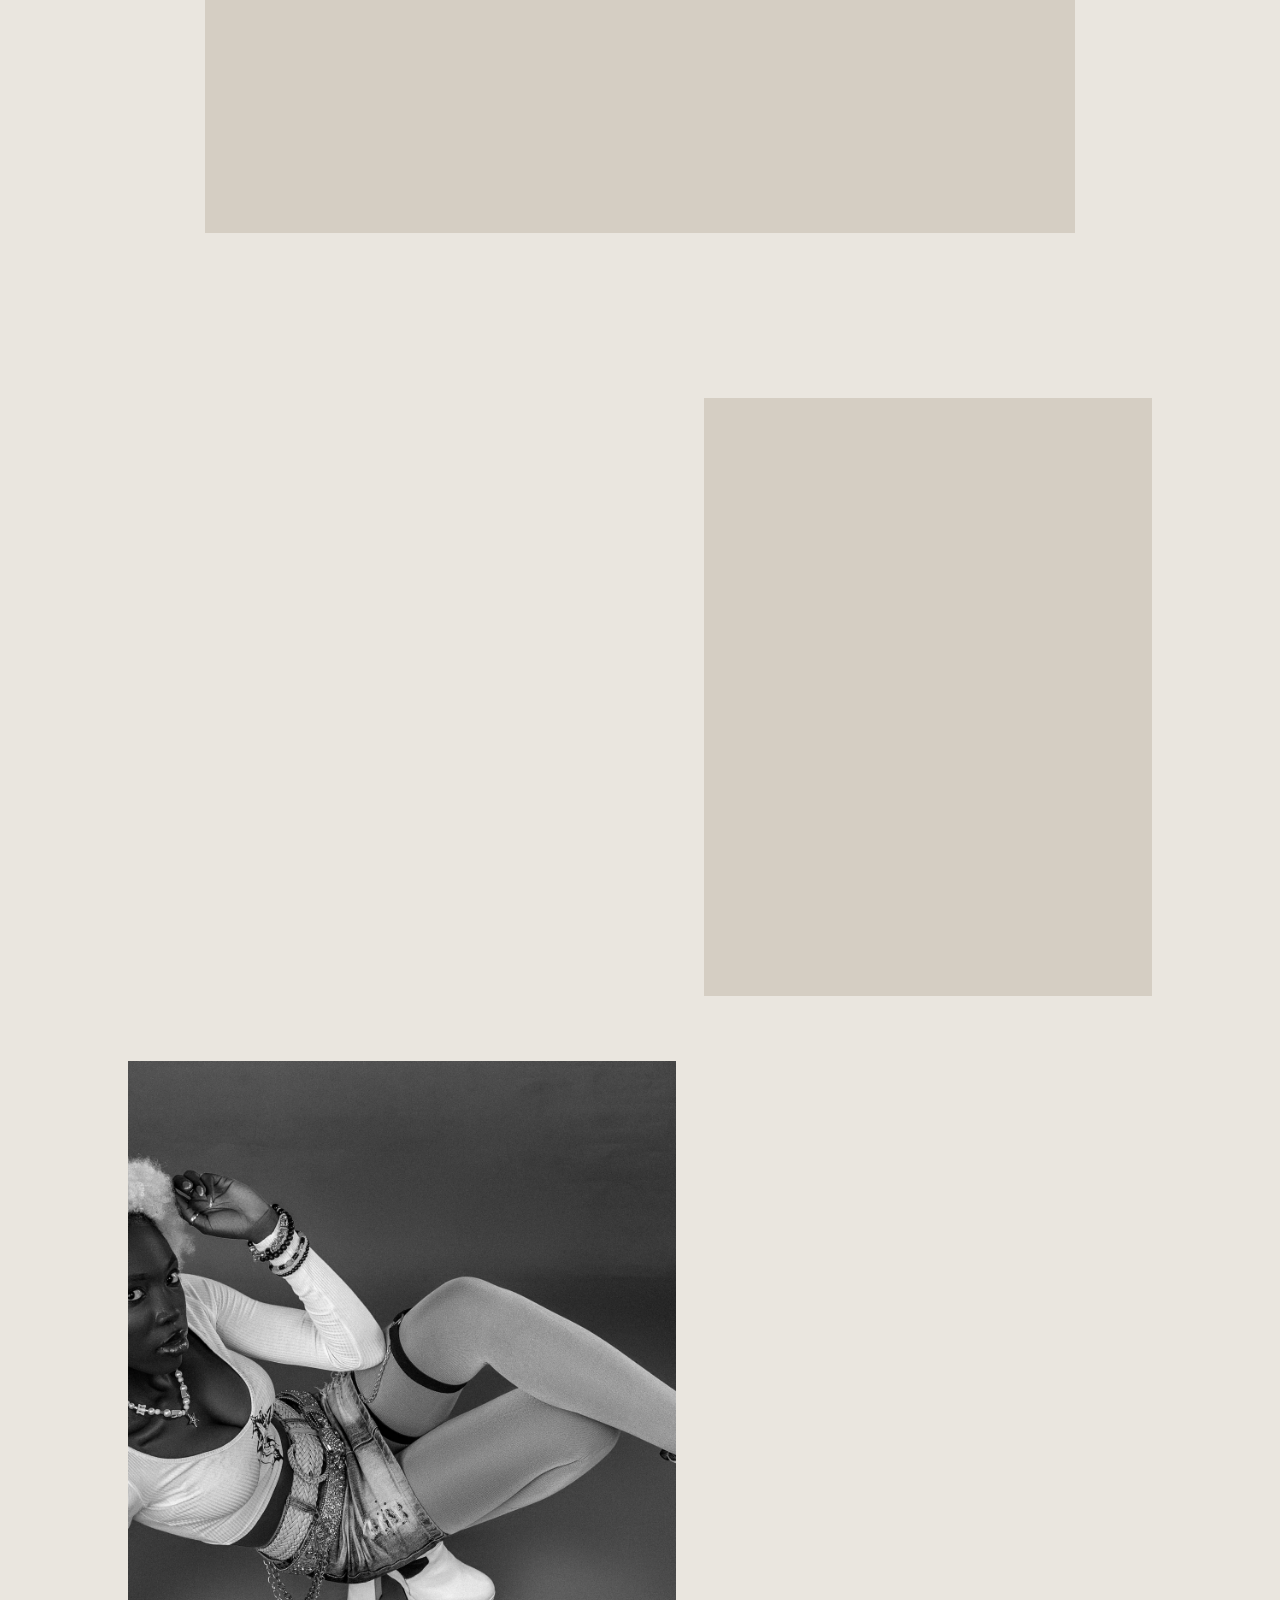
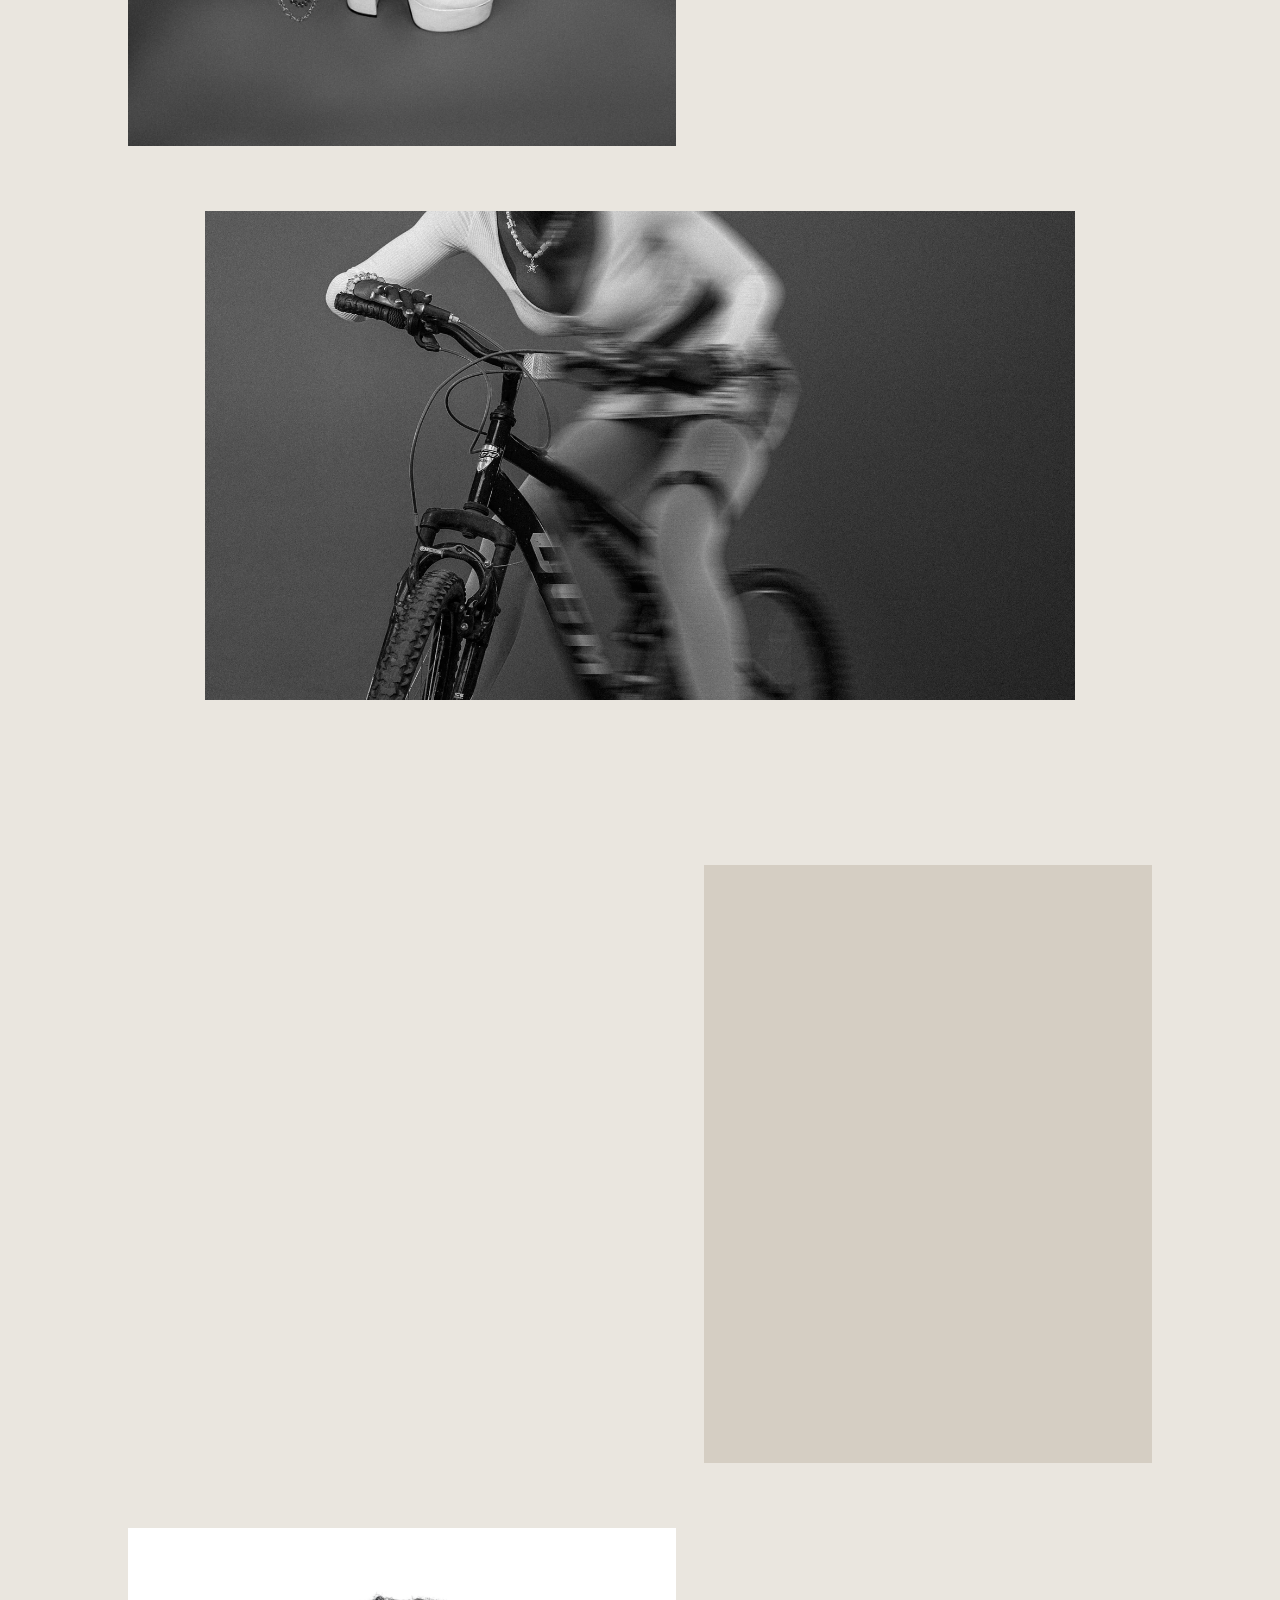
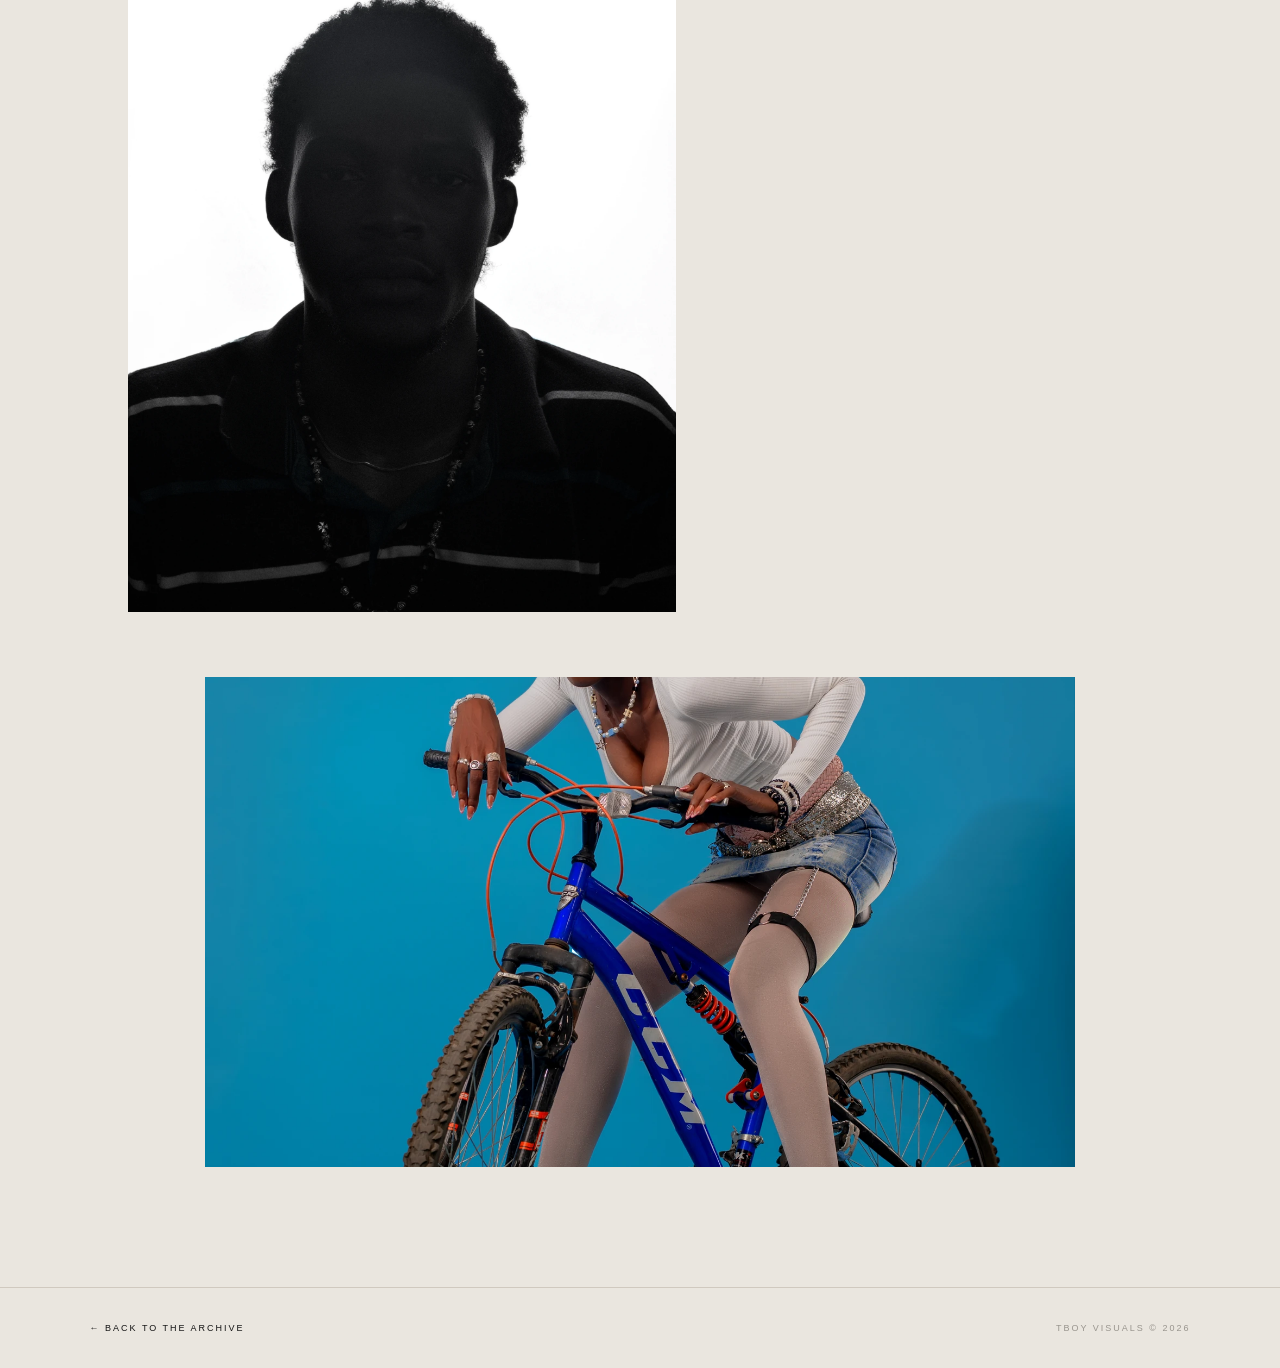
<file: project/fashion.html>
<!DOCTYPE html>
<html lang="en">
<head>
    <meta charset="UTF-8">
    <meta name="viewport" content="width=device-width, initial-scale=1.0">

    <title>Fashion — Tboy Visuals</title>

    <link rel="stylesheet" href="../style.css">
    <link rel="stylesheet" href="fashion.css">
</head>

<body class="fashion-page">

    <!-- NAVIGATION -->
    <header class="navbar">
        <a href="../index.html" class="logo">
            <span class="logo-monogram">
                <span class="logo-t">T</span>
                <span class="logo-v">V</span>
            </span>
            <span class="logo-name">TBOY VISUALS</span>
        </a>

        <nav class="nav-links">
            <a href="../index.html#work">WORK</a>
            <a href="../index.html#about">ABOUT</a>
            <a href="../index.html#contact">CONTACT</a>
        </nav>
    </header>

    <main>

        <!-- FASHION OPENING -->
        <section class="fashion-hero">

            <img src="../images-webp/fashion/cover.webp" alt="Fashion archive cover">

            <div class="fashion-hero-text">
                <p>TBoy Visuals — VISUAL ARCHIVE 002</p>
                <h1>FASHION<br><em>IN MOTION.</em></h1>
            </div>

            <span class="fashion-hero-index">A CONTINUING STUDY / 2026—</span>

        </section>

        <!-- INTRODUCTION -->
        <section class="fashion-intro">

            <p class="fashion-label">AN ONGOING COLLECTION</p>

            <h2>
                Style is more than what we wear.
                It is how we <em>express ourselves.</em>
            </h2>

            <p class="fashion-description">
                An evolving collection of fashion stories,
                portraits, personalities and visual experiments.
            </p>

        </section>

        <!-- PHOTOGRAPHY ARCHIVE -->
        <section class="fashion-collection" id="collection">

            <div class="fashion-collection-heading">
                <p>SELECTED FRAMES</p>
                <span>THE ARCHIVE / 002</span>
            </div>

<div class="fashion-grid">

    <figure class="fashion-item fashion-large">
        <img src="../images-webp/fashion/1.webp" alt="Fashion photograph 1" loading="lazy" decoding="async">
    </figure>

    <figure class="fashion-item fashion-tall">
        <img src="../images-webp/fashion/2.webp" alt="Fashion photograph 2" loading="lazy" decoding="async">
    </figure>

    <figure class="fashion-item fashion-wide">
        <img src="../images-webp/fashion/3.webp" alt="Fashion photograph 3" loading="lazy" decoding="async">
    </figure>

    <figure class="fashion-item fashion-tall">
        <img src="../images-webp/fashion/4.webp" alt="Fashion photograph 4" loading="lazy" decoding="async">
    </figure>

    <figure class="fashion-item fashion-large">
        <img src="../images-webp/fashion/5.webp" alt="Fashion photograph 5" loading="lazy" decoding="async">
    </figure>

    <figure class="fashion-item fashion-wide">
        <img src="../images-webp/fashion/6.webp" alt="Fashion photograph 6" loading="lazy" decoding="async">
    </figure>

    <figure class="fashion-item fashion-tall">
        <img src="../images-webp/fashion/7.webp" alt="Fashion photograph 7" loading="lazy" decoding="async">
    </figure>

    <figure class="fashion-item fashion-large">
        <img src="../images-webp/fashion/8.webp" alt="Fashion photograph 8" loading="lazy" decoding="async">
    </figure>

    <figure class="fashion-item fashion-wide">
        <img src="../images-webp/fashion/OKVL4524.webp" alt="Fashion photograph" loading="lazy" decoding="async">
    </figure>

    <figure class="fashion-item fashion-tall">
        <img src="../images-webp/fashion/PHZC2232.webp" alt="Fashion photograph" loading="lazy" decoding="async">
    </figure>

    <figure class="fashion-item fashion-large">
        <img src="../images-webp/fashion/RPZM6328.webp" alt="Fashion photograph" loading="lazy" decoding="async">
    </figure>

    <figure class="fashion-item fashion-wide">
        <img src="../images-webp/fashion/TJQF8818.webp" alt="Fashion photograph" loading="lazy" decoding="async">
    </figure>


</div>


        </section>

    </main>

    <!-- FULLSCREEN IMAGE VIEWER -->
   


    <!-- FOOTER -->
    <footer class="fashion-footer">
        <a href="../index.html">← BACK TO THE ARCHIVE</a>
        <span>TBOY VISUALS © 2026</span>
    </footer>

    <script src="fashion.js"></script>
    
</body>
</html>
</file>
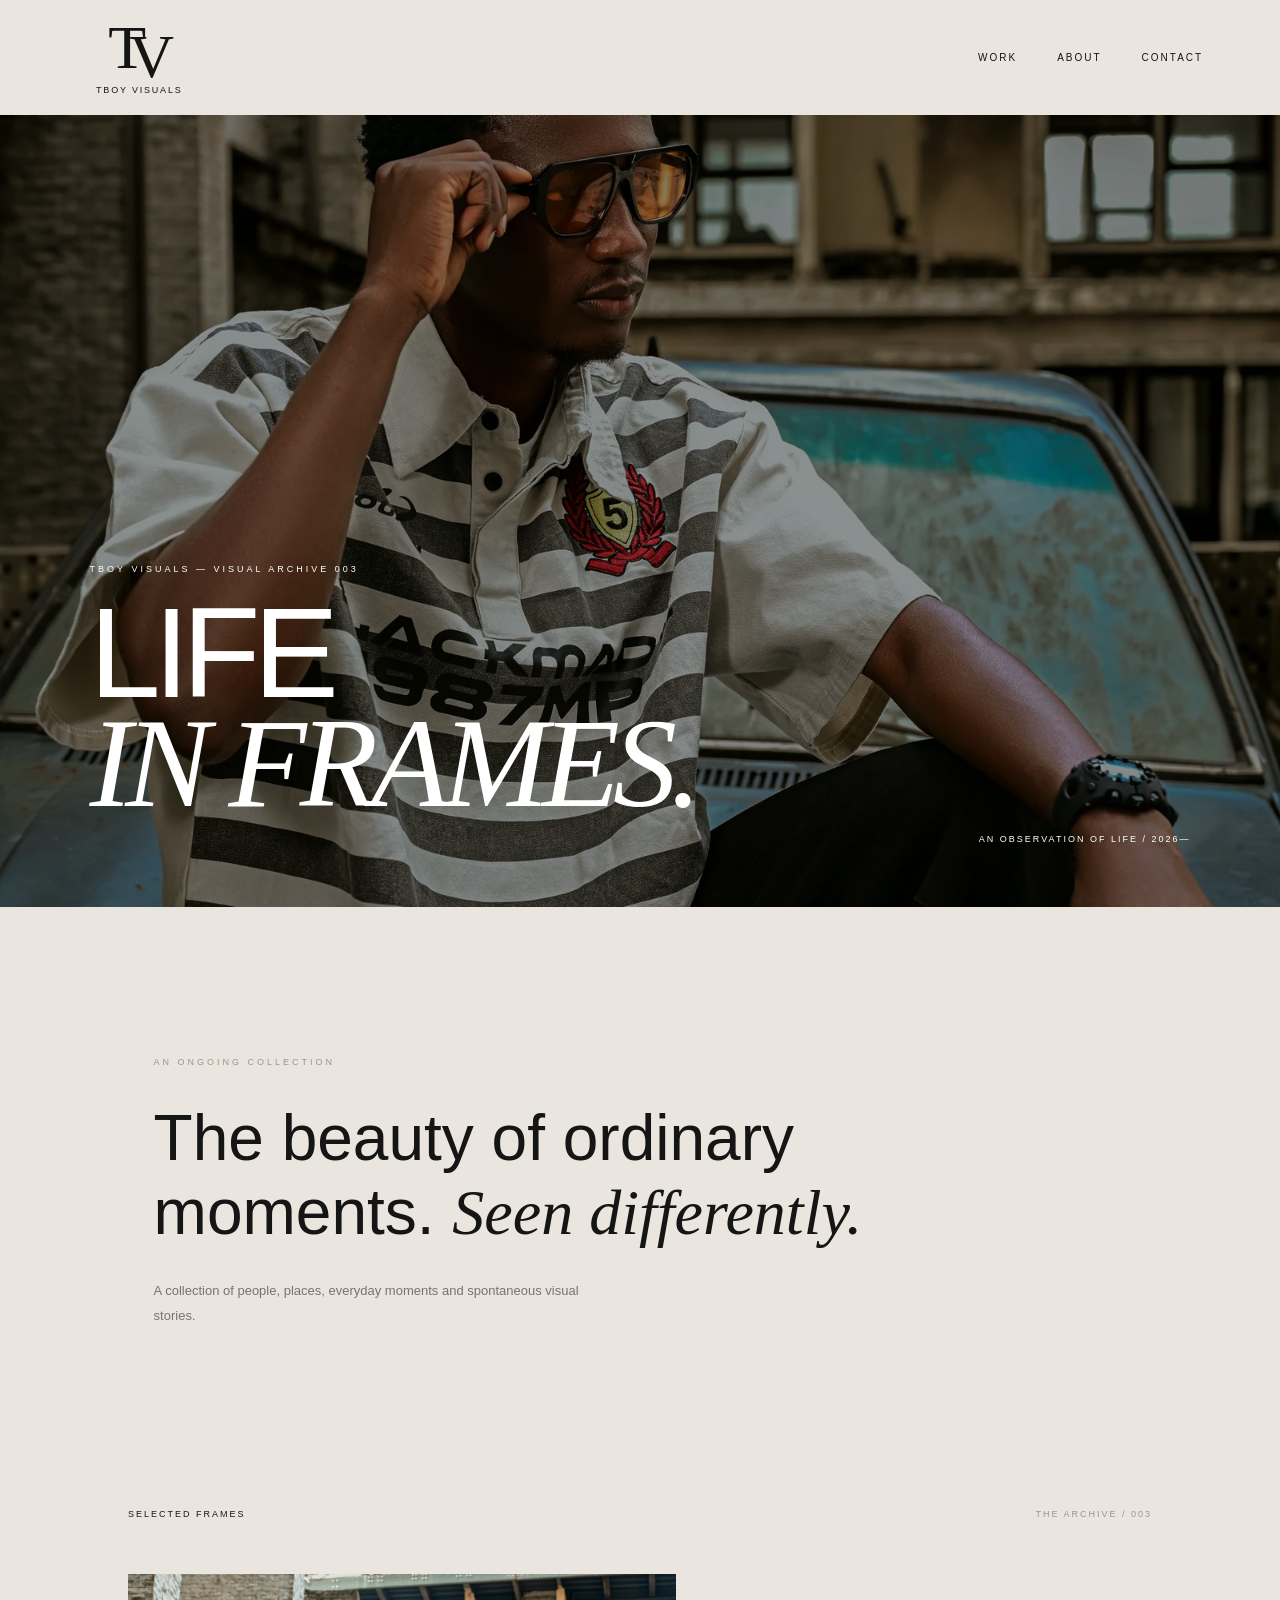
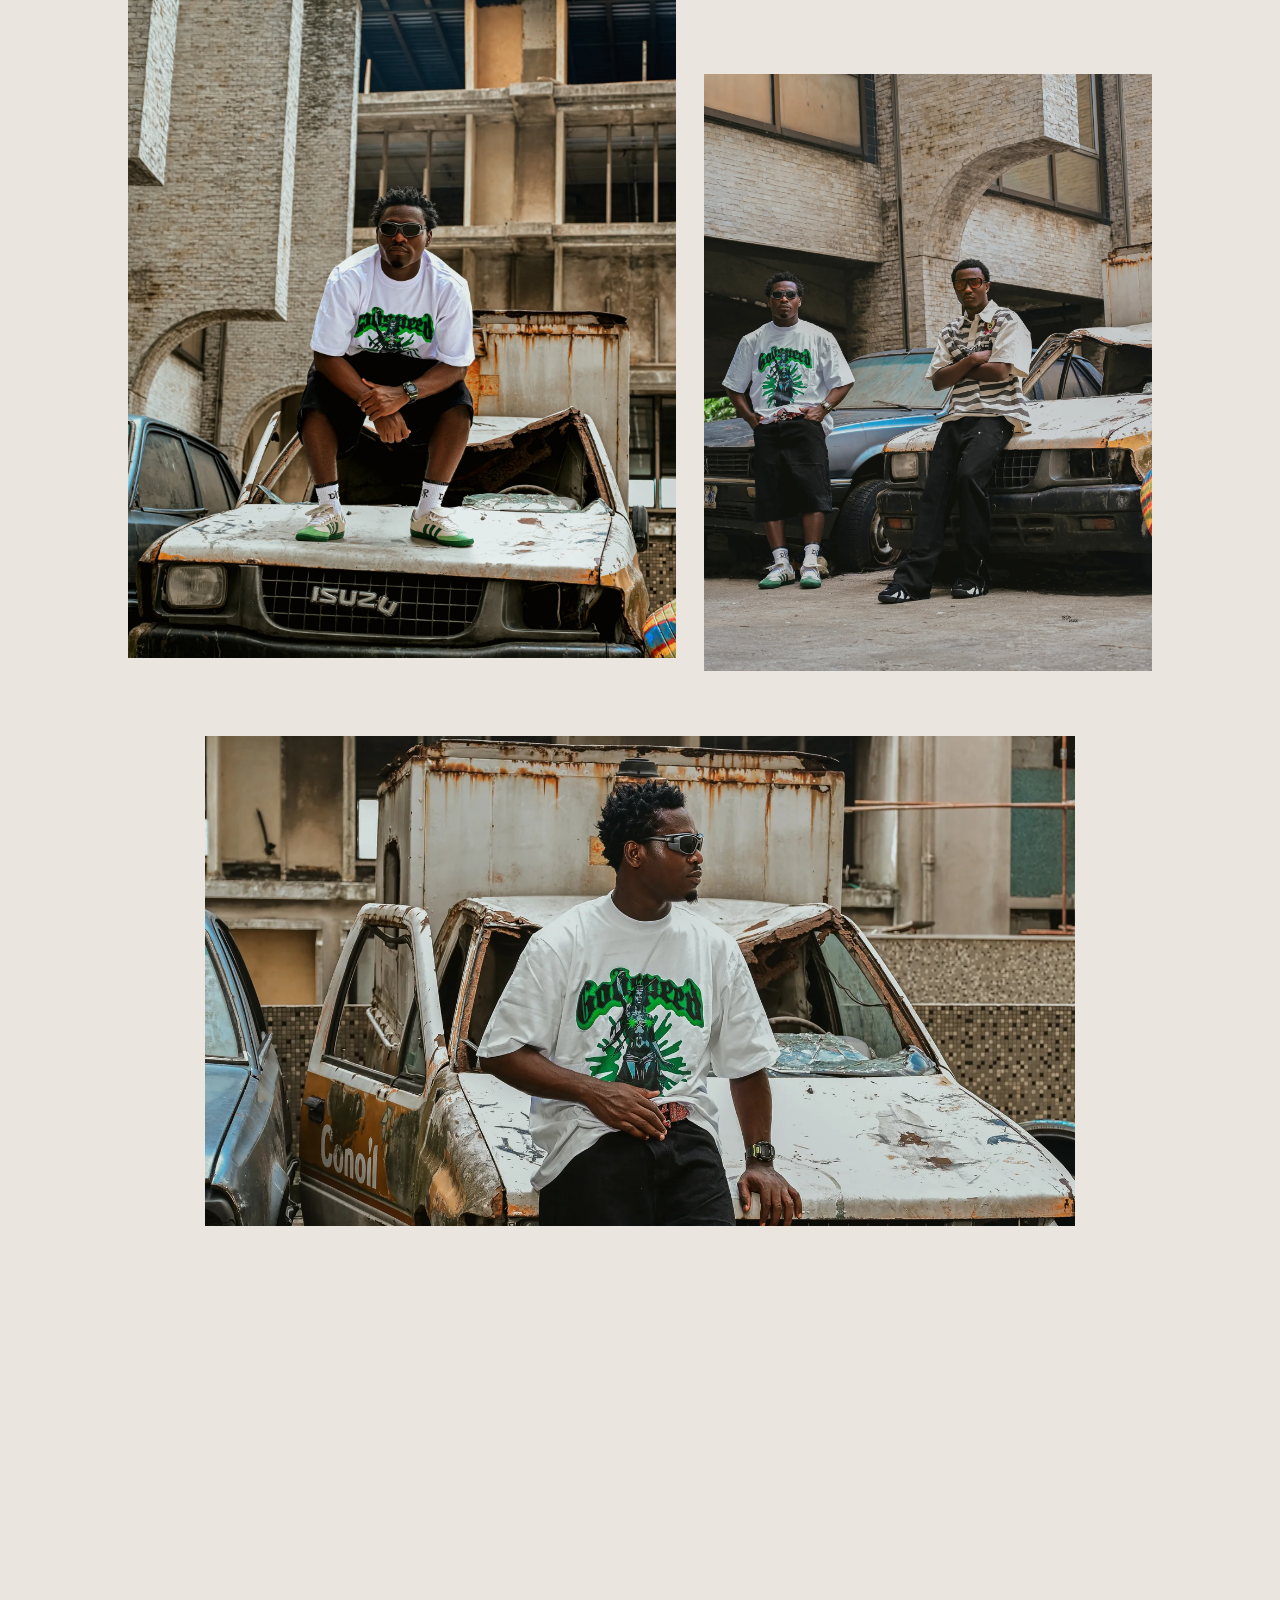
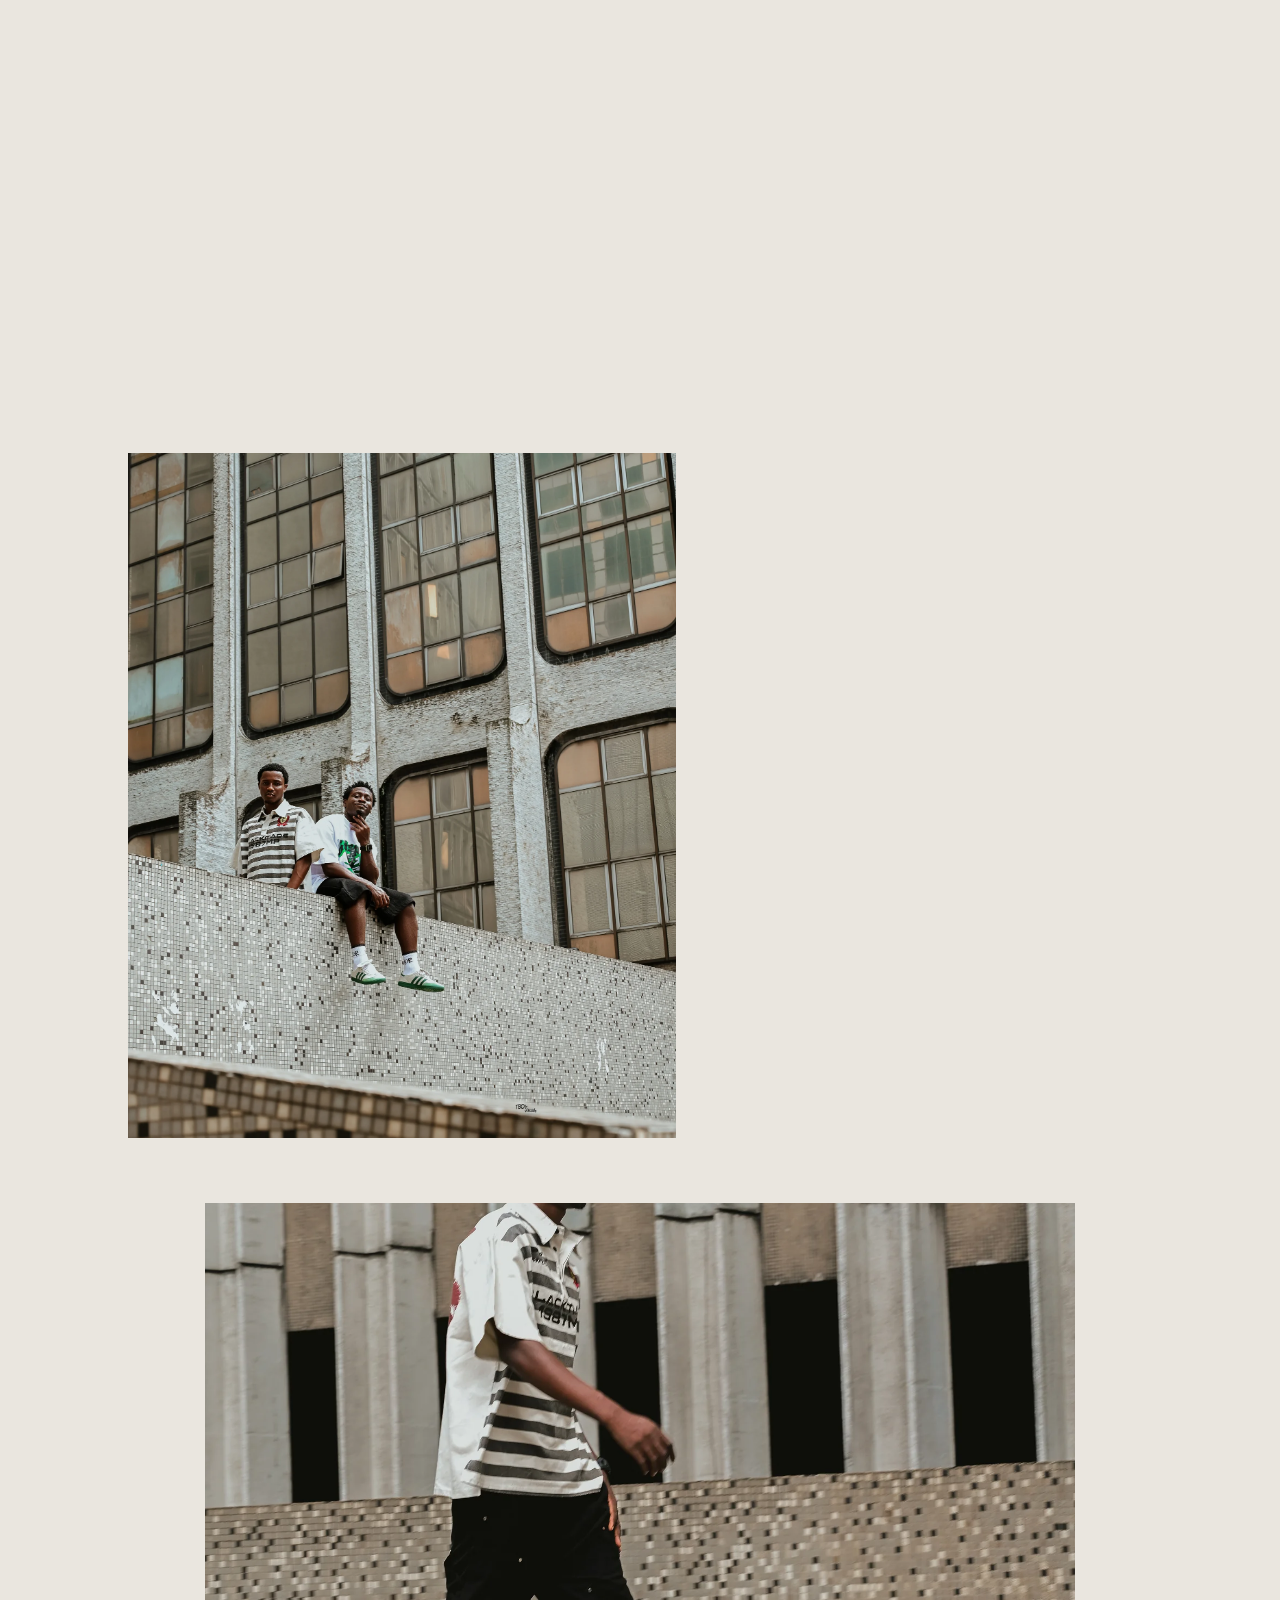
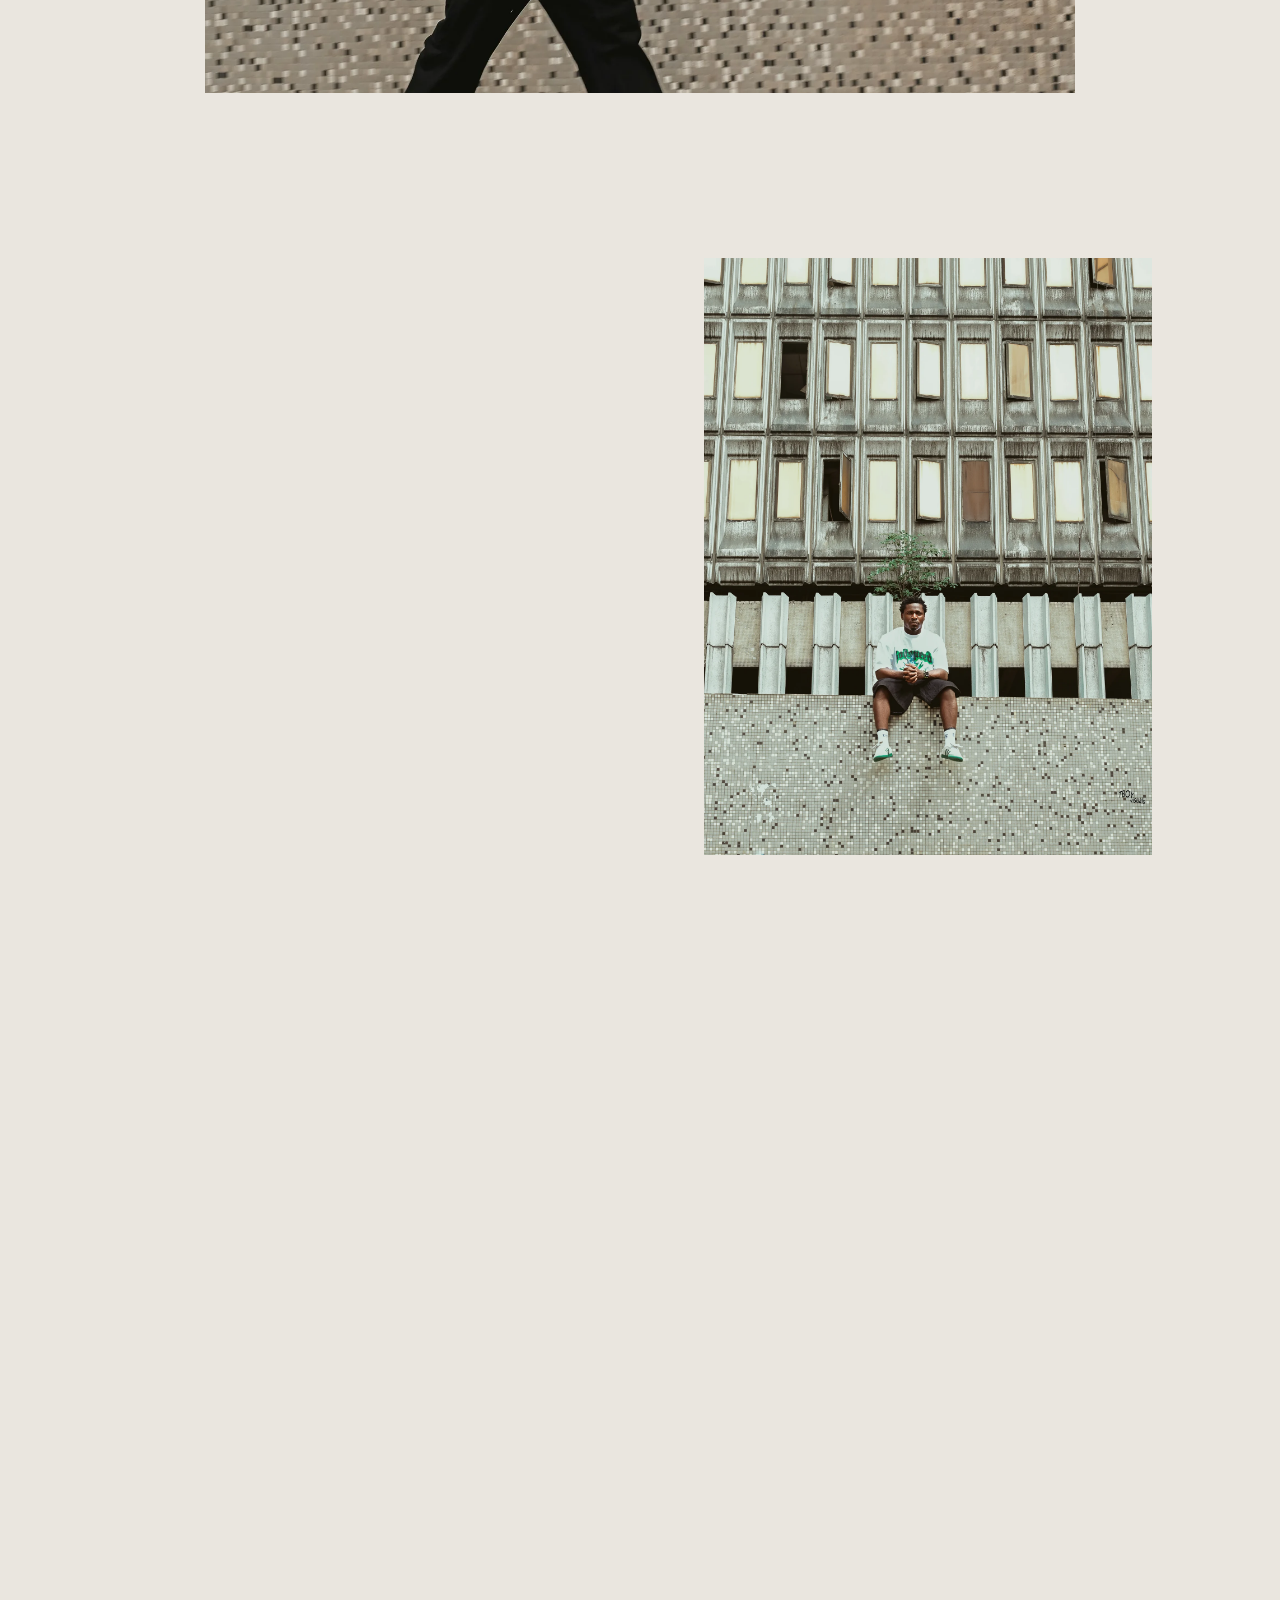
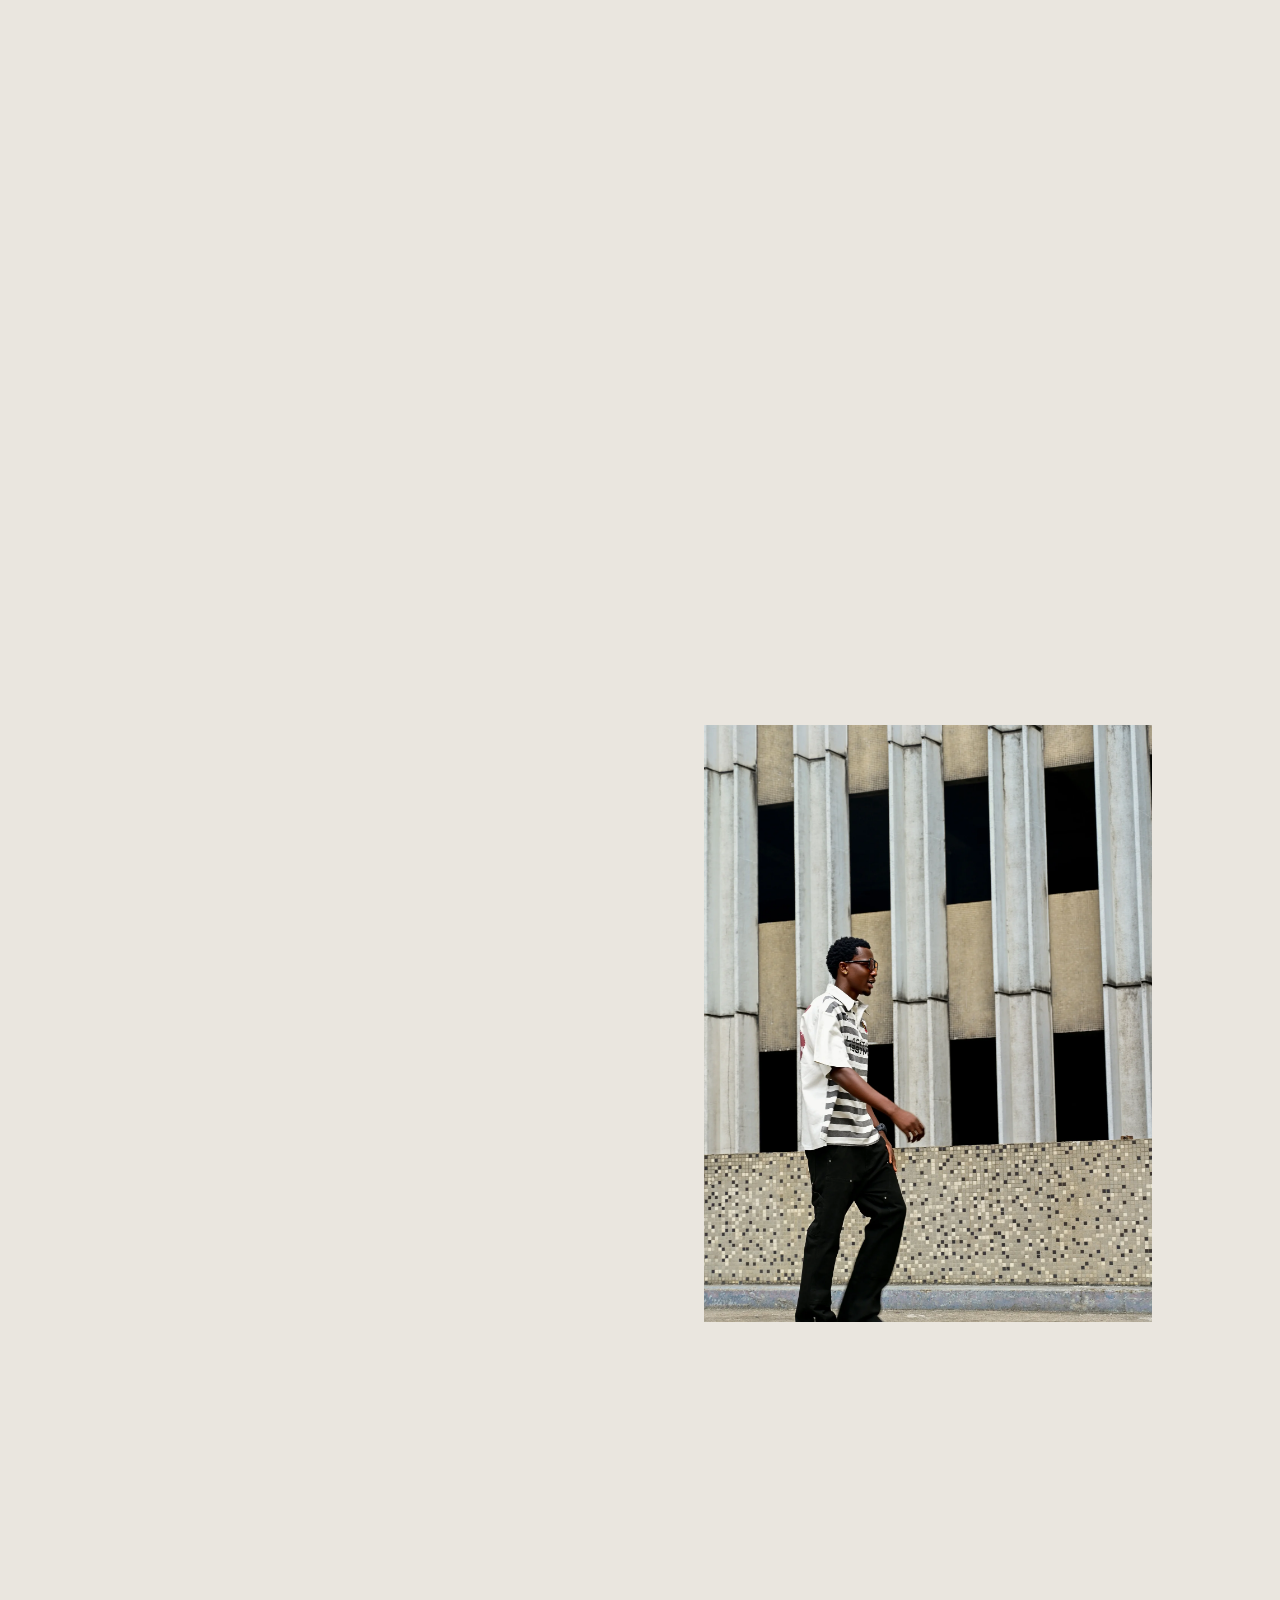
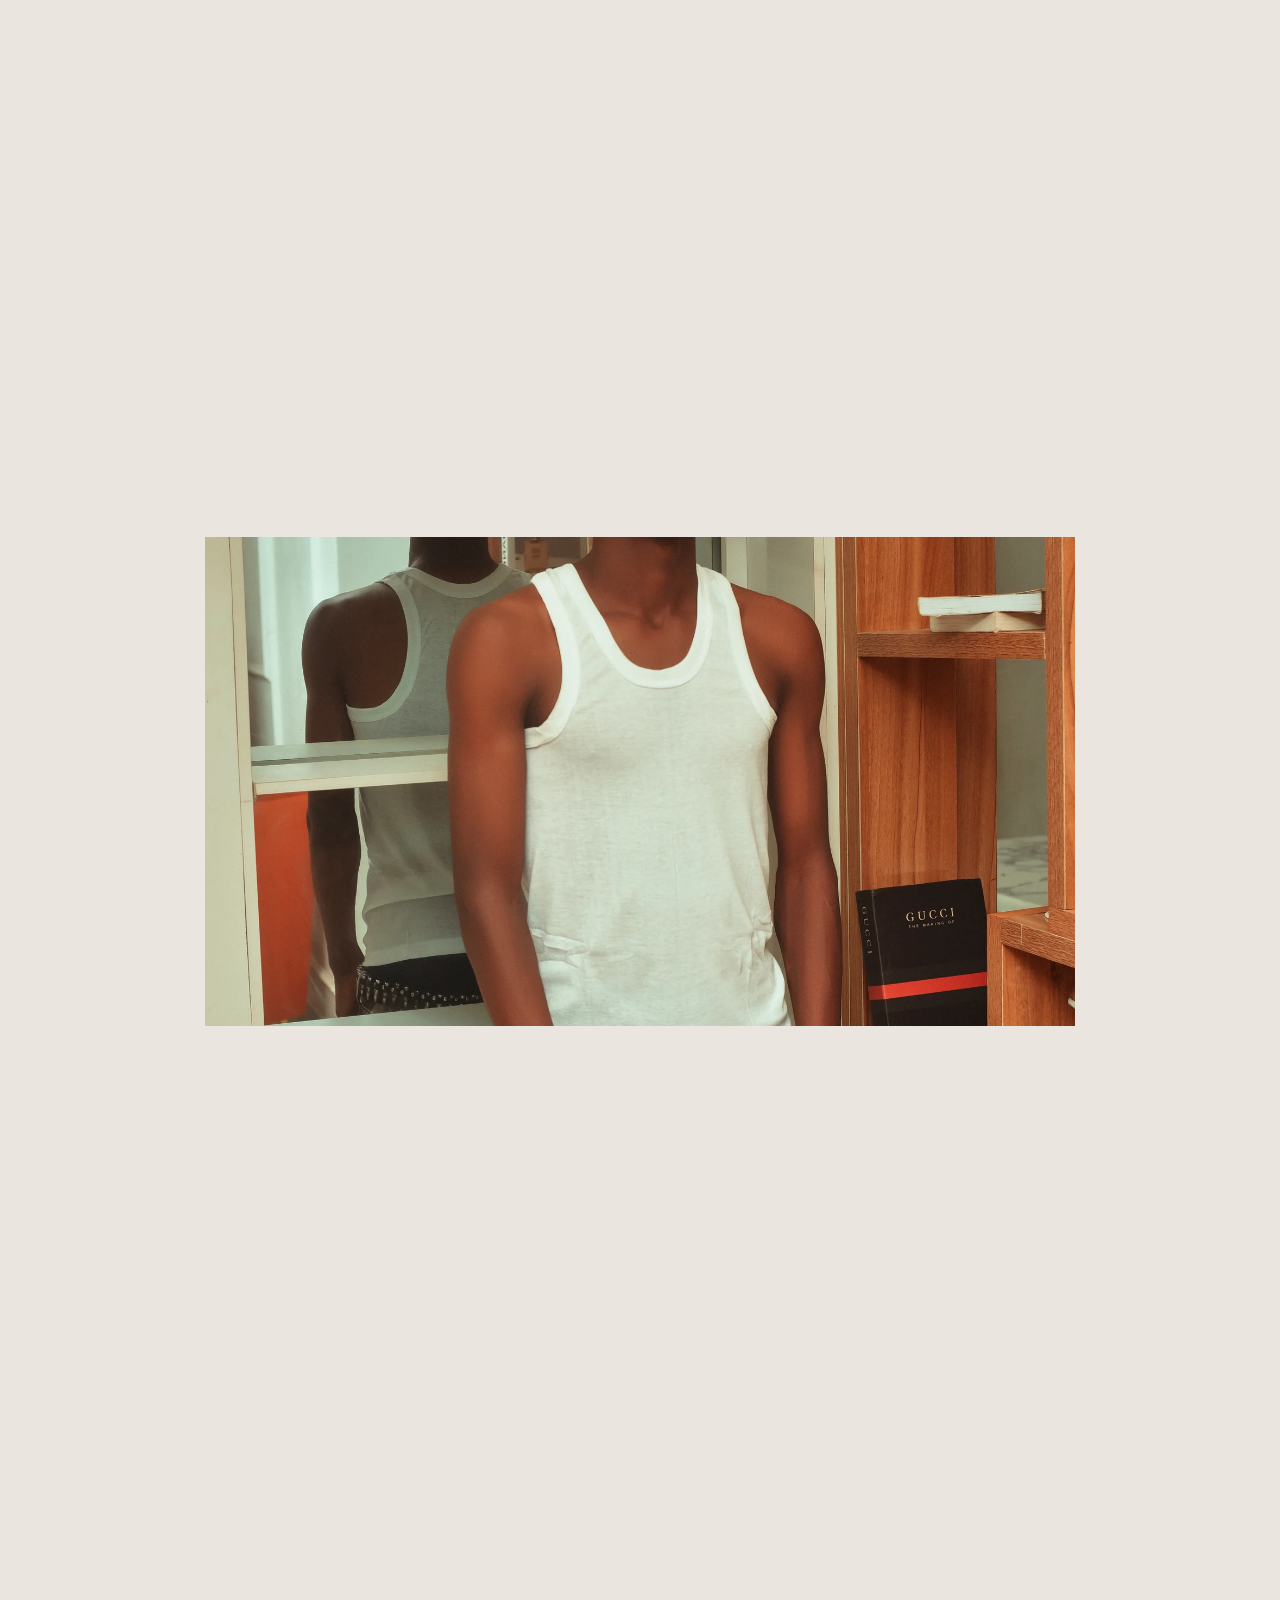
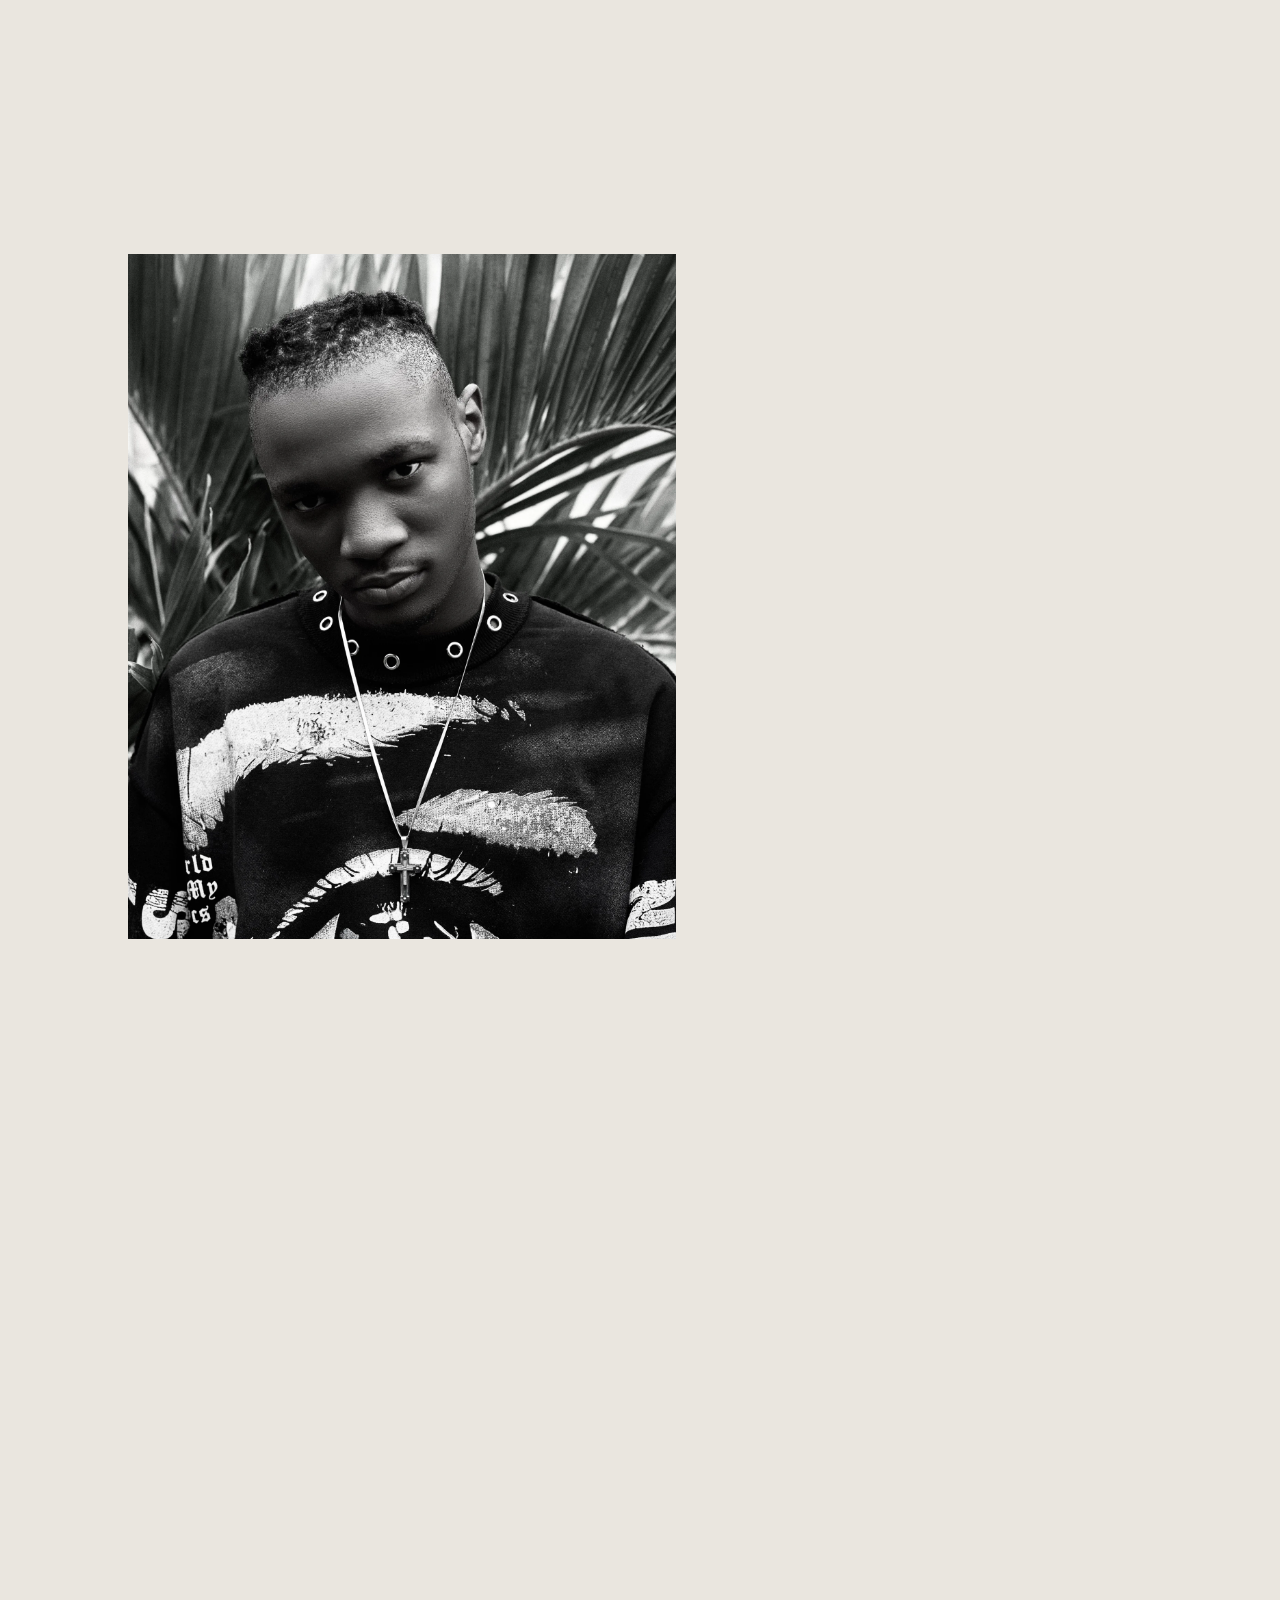
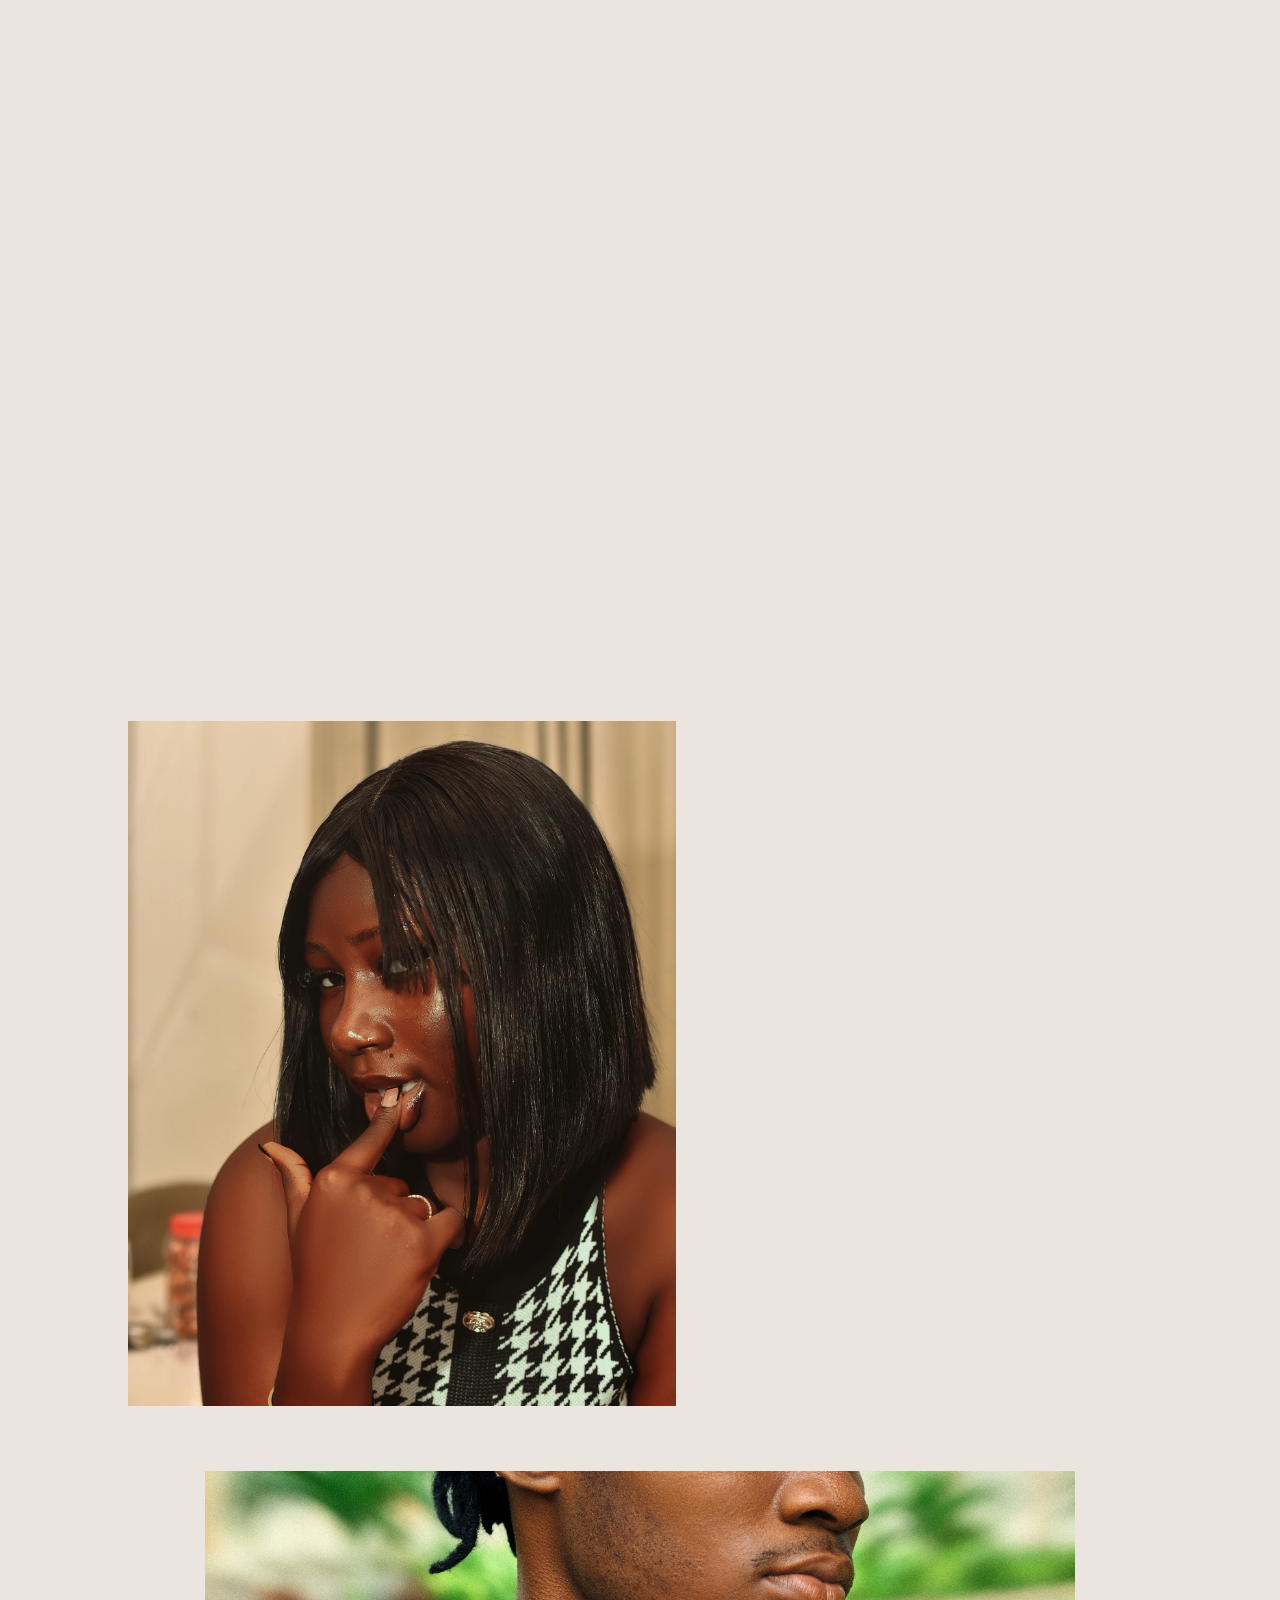
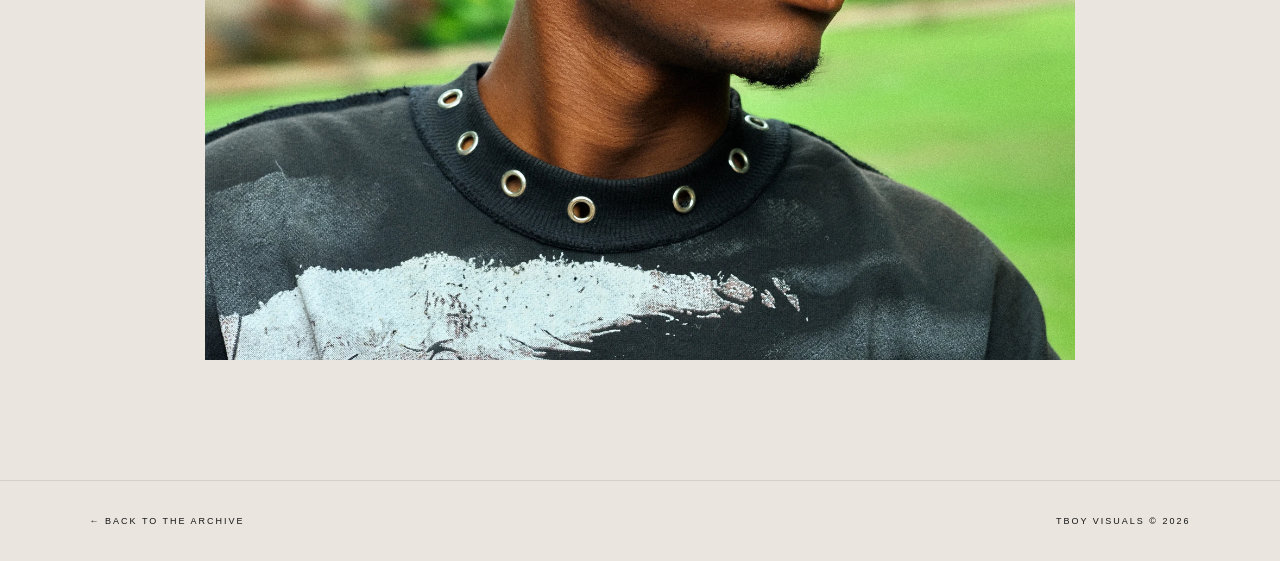
<file: project/lifestyle.html>
<!DOCTYPE html>
<html lang="en">
<head>
    <meta charset="UTF-8">
    <meta name="viewport" content="width=device-width, initial-scale=1.0">

    <title>Lifestyle — Tboy Visuals</title>

    <link rel="stylesheet" href="../style.css">
    <link rel="stylesheet" href="lifestyle.css">
</head>

<body class="lifestyle-page">

    <header class="navbar">
        <a href="../index.html" class="logo">
            <span class="logo-monogram">
                <span class="logo-t">T</span>
                <span class="logo-v">V</span>
            </span>
            <span class="logo-name">TBOY VISUALS</span>
        </a>

        <nav class="nav-links">
            <a href="../index.html#work">WORK</a>
            <a href="../index.html#about">ABOUT</a>
            <a href="../index.html#contact">CONTACT</a>
        </nav>
    </header>

    <main>

        <section class="lifestyle-hero">

            <img src="../images-webp/lifestyles/cover.webp" alt="Lifestyle archive cover">

            <div class="lifestyle-hero-text">
                <p>TBOY VISUALS — VISUAL ARCHIVE 003</p>

                <h1>LIFE<br><em>IN FRAMES.</em></h1>
            </div>

            <span class="lifestyle-hero-index">
                AN OBSERVATION OF LIFE / 2026—
            </span>

        </section>

        <section class="lifestyle-intro">

            <p class="lifestyle-label">AN ONGOING COLLECTION</p>

            <h2>
                The beauty of ordinary moments.
                <em>Seen differently.</em>
            </h2>

            <p class="lifestyle-description">
                A collection of people, places, everyday moments
                and spontaneous visual stories.
            </p>

        </section>

        <section class="lifestyle-collection">

            <div class="lifestyle-collection-heading">
                <p>SELECTED FRAMES</p>
                <span>THE ARCHIVE / 003</span>
            </div>

<div class="lifestyle-grid">

    <figure class="lifestyle-item lifestyle-large">
        <img src="../images-webp/lifestyles/1.webp" alt="Lifestyle photograph 1" loading="lazy" decoding="async">
    </figure>

    <figure class="lifestyle-item lifestyle-tall">
        <img src="../images-webp/lifestyles/2.webp" alt="Lifestyle photograph 2" loading="lazy" decoding="async">
    </figure>

    <figure class="lifestyle-item lifestyle-wide">
        <img src="../images-webp/lifestyles/3.webp" alt="Lifestyle photograph 3" loading="lazy" decoding="async">
    </figure>

    <figure class="lifestyle-item lifestyle-tall">
        <img src="../images-webp/lifestyles/4.webp" alt="Lifestyle photograph 4" loading="lazy" decoding="async">
    </figure>

    <figure class="lifestyle-item lifestyle-large">
        <img src="../images-webp/lifestyles/5.webp" alt="Lifestyle photograph 5" loading="lazy" decoding="async">
    </figure>

    <figure class="lifestyle-item lifestyle-wide">
        <img src="../images-webp/lifestyles/6.webp" alt="Lifestyle photograph 6" loading="lazy" decoding="async">
    </figure>

    <figure class="lifestyle-item lifestyle-tall">
        <img src="../images-webp/lifestyles/7.webp" alt="Lifestyle photograph 7" loading="lazy" decoding="async">
    </figure>

    <figure class="lifestyle-item lifestyle-large">
        <img src="../images-webp/lifestyles/8.webp" alt="Lifestyle photograph 8" loading="lazy" decoding="async">
    </figure>

    <figure class="lifestyle-item lifestyle-wide">
        <img src="../images-webp/lifestyles/9.webp" alt="Lifestyle photograph 9" loading="lazy" decoding="async">
    </figure>

    <figure class="lifestyle-item lifestyle-tall">
        <img src="../images-webp/lifestyles/10.webp" alt="Lifestyle photograph 10" loading="lazy" decoding="async">
    </figure>

    <figure class="lifestyle-item lifestyle-large">
        <img src="../images-webp/lifestyles/11.webp" alt="Lifestyle photograph 11" loading="lazy" decoding="async">
    </figure>

    <figure class="lifestyle-item lifestyle-wide">
        <img src="../images-webp/lifestyles/12.webp" alt="Lifestyle photograph 12" loading="lazy" decoding="async">
    </figure>

    <figure class="lifestyle-item lifestyle-tall">
        <img src="../images-webp/lifestyles/13.webp" alt="Lifestyle photograph 13" loading="lazy" decoding="async">
    </figure>

    <figure class="lifestyle-item lifestyle-large">
        <img src="../images-webp/lifestyles/14.webp" alt="Lifestyle photograph 14" loading="lazy" decoding="async">
    </figure>

    <figure class="lifestyle-item lifestyle-wide">
        <img src="../images-webp/lifestyles/GTFU6803.webp" alt="Lifestyle photograph" loading="lazy" decoding="async">
    </figure>

    <figure class="lifestyle-item lifestyle-tall">
        <img src="../images-webp/lifestyles/GUKV1967.webp" alt="Lifestyle photograph" loading="lazy" decoding="async">
    </figure>

    <figure class="lifestyle-item lifestyle-large">
        <img src="../images-webp/lifestyles/TWEL5046.webp" alt="Lifestyle photograph" loading="lazy" decoding="async">
    </figure>

    <figure class="lifestyle-item lifestyle-wide">
        <img src="../images-webp/lifestyles/YEXZ9571.webp" alt="Lifestyle photograph" loading="lazy" decoding="async">
    </figure>


</div>


        </section>

    </main>

    <footer class="lifestyle-footer">
        <a href="../index.html">← BACK TO THE ARCHIVE</a>
        <span>TBOY VISUALS © 2026</span>
    </footer>

    <script src="lifestyle.js"></script>

</body>
</html>
</file>
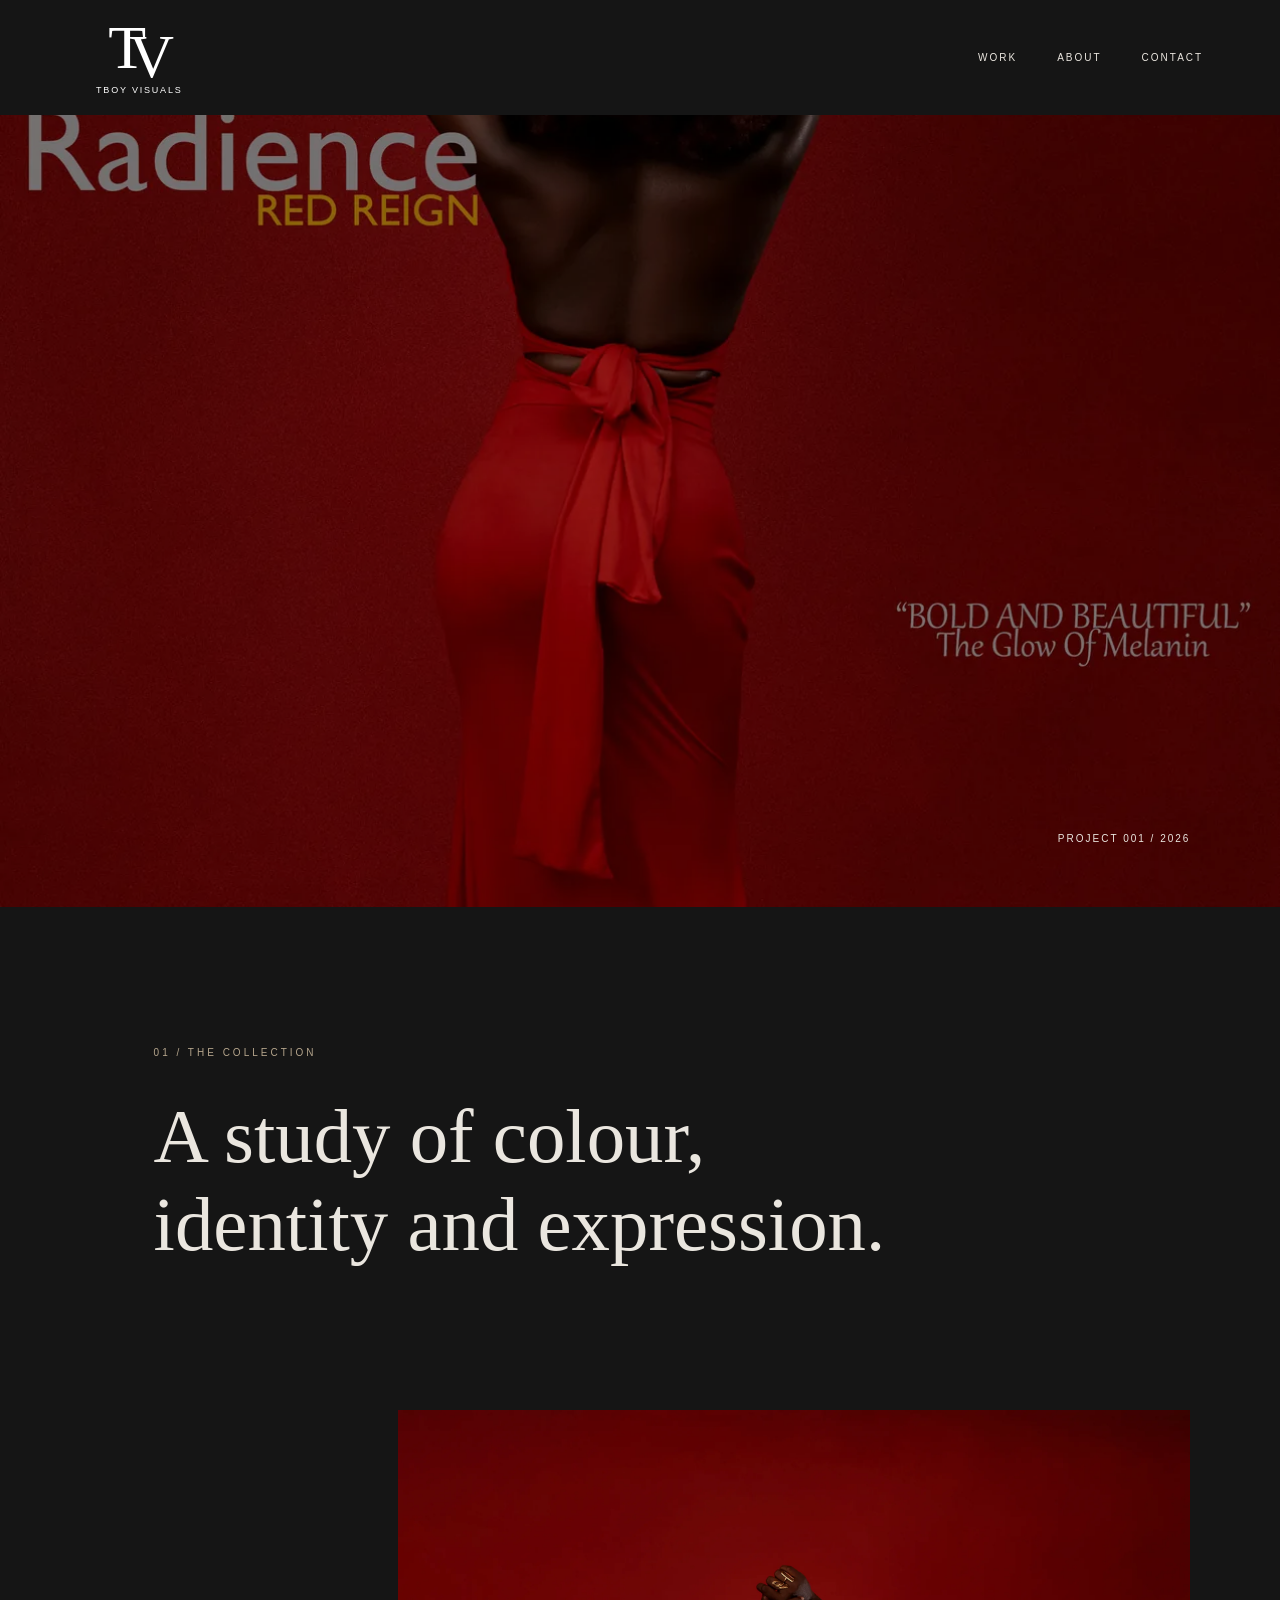
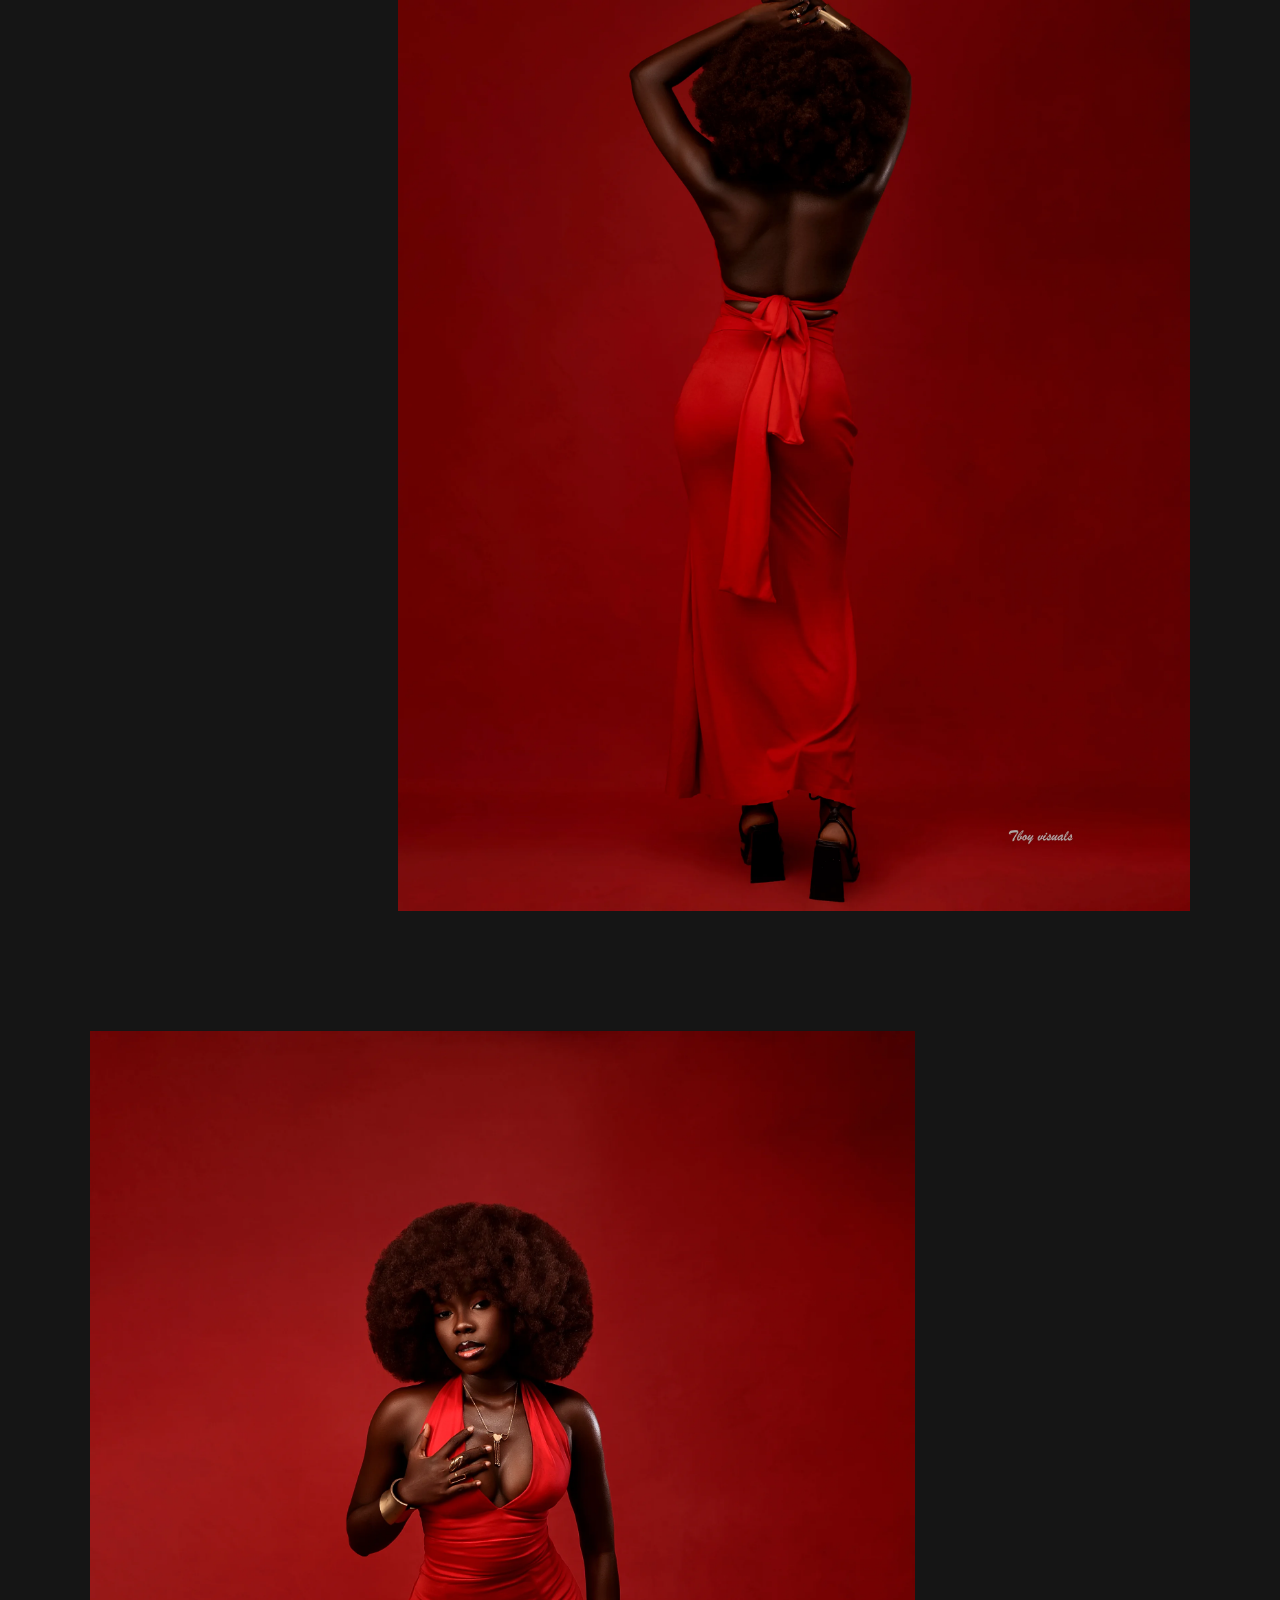
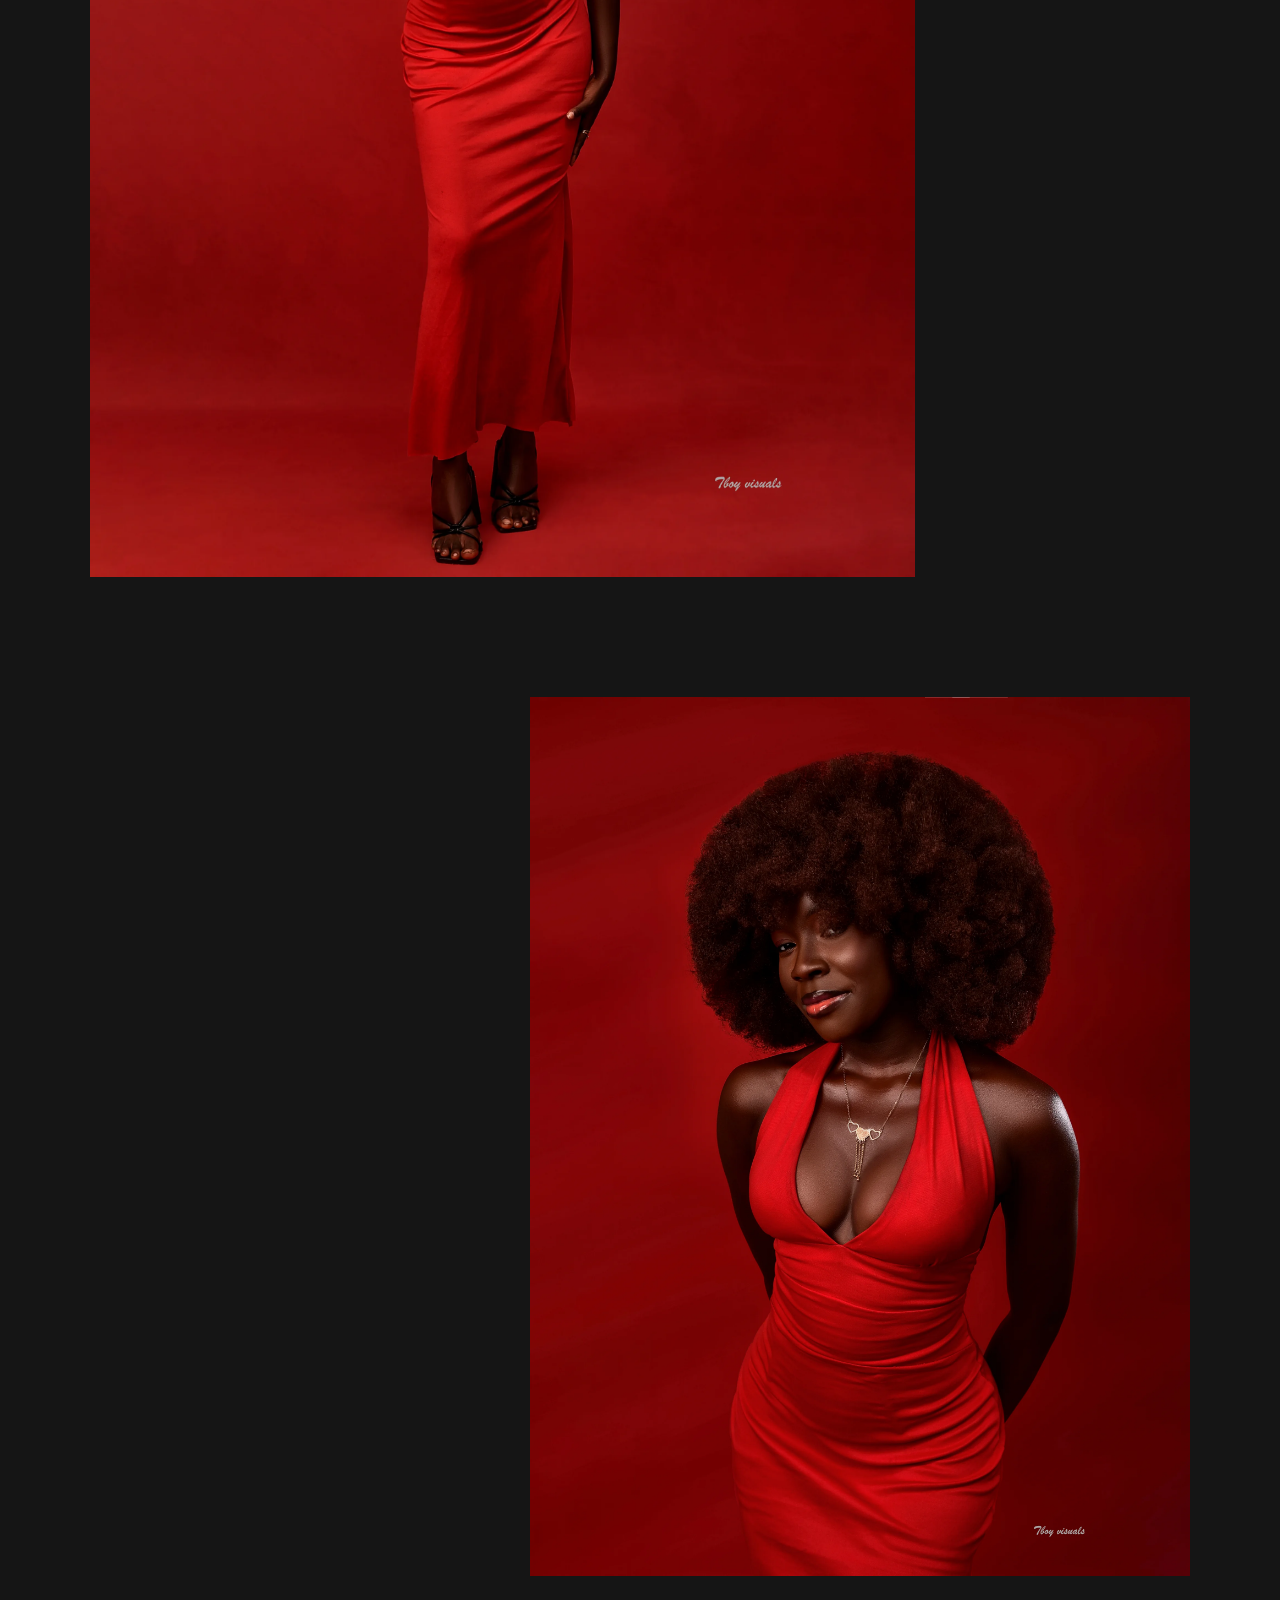
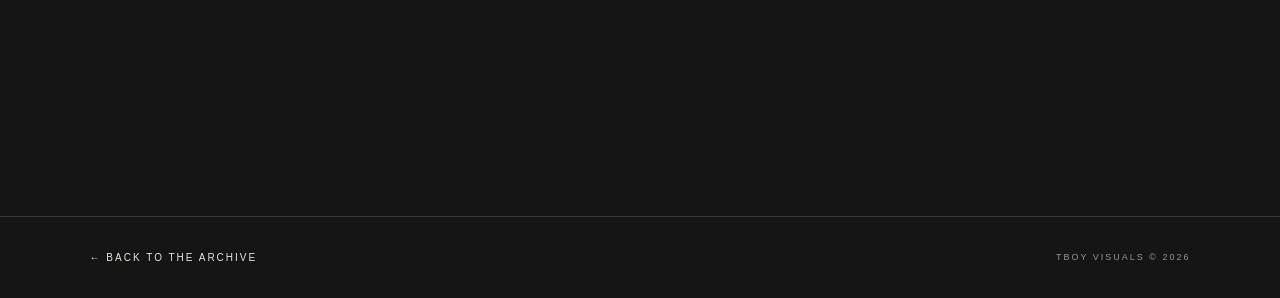
<file: project/red-room.html>
<!DOCTYPE html>
<html lang="en">
<head>
    <meta charset="UTF-8">
    <meta name="viewport" content="width=device-width, initial-scale=1.0">

    <title>The Red Room — Tboy Visuals</title>

    <link rel="stylesheet" href="../style.css">
    <link rel="stylesheet" href="project.css">
</head>

<body>

    <header class="navbar">

        <a href="../index.html" class="logo">
            <span class="logo-monogram">
                <span class="logo-t">T</span>
                <span class="logo-v">V</span>
            </span>

            <span class="logo-name">TBOY VISUALS</span>
        </a>

        <nav class="nav-links">
            <a href="../index.html#work">WORK</a>
            <a href="../index.html#about">ABOUT</a>
            <a href="../index.html#contact">CONTACT</a>
        </nav>

    </header>

    <section class="project-hero">

        <img
            src="../images-webp/red-room/cover1-project.webp"
            alt="The Red Room"
            fetchpriority="high"
        >

        <span class="project-number">PROJECT 001 / 2026</span>

    </section>

    <section class="project-intro">
        <p>01 / THE COLLECTION</p>
        <h2>A study of colour,<br>identity and expression.</h2>
    </section>

    <section class="project-gallery">

        <img
            src="../images-webp/red-room/images-02-project.webp"
            alt="Red Room photograph"
            data-viewer-image="0"
            loading="lazy"
            decoding="async"
        >

        <img
            class="middle-image"
            src="../images-webp/red-room/images-03-project.webp"
            alt="Red Room photograph"
            data-viewer-image="1"
            loading="lazy"
            decoding="async"
        >

        <img
            class="wide-image"
            src="../images-webp/red-room/images-04-project.webp"
            alt="Red Room photograph"
            data-viewer-image="2"
            loading="lazy"
            decoding="async"
        >

    </section>

    <footer class="project-footer">
        <a href="../index.html">← BACK TO THE ARCHIVE</a>
        <span>TBOY VISUALS © 2026</span>
    </footer>

    <script>
        document.querySelectorAll('.project-gallery img').forEach(image => {
            image.addEventListener('click', () => {
                const index = image.dataset.viewerImage;

                window.location.href =
                    `viewer.html?archive=red-room&image=${index}`;
            });
        });
    </script>

</body>
</html>
</file>
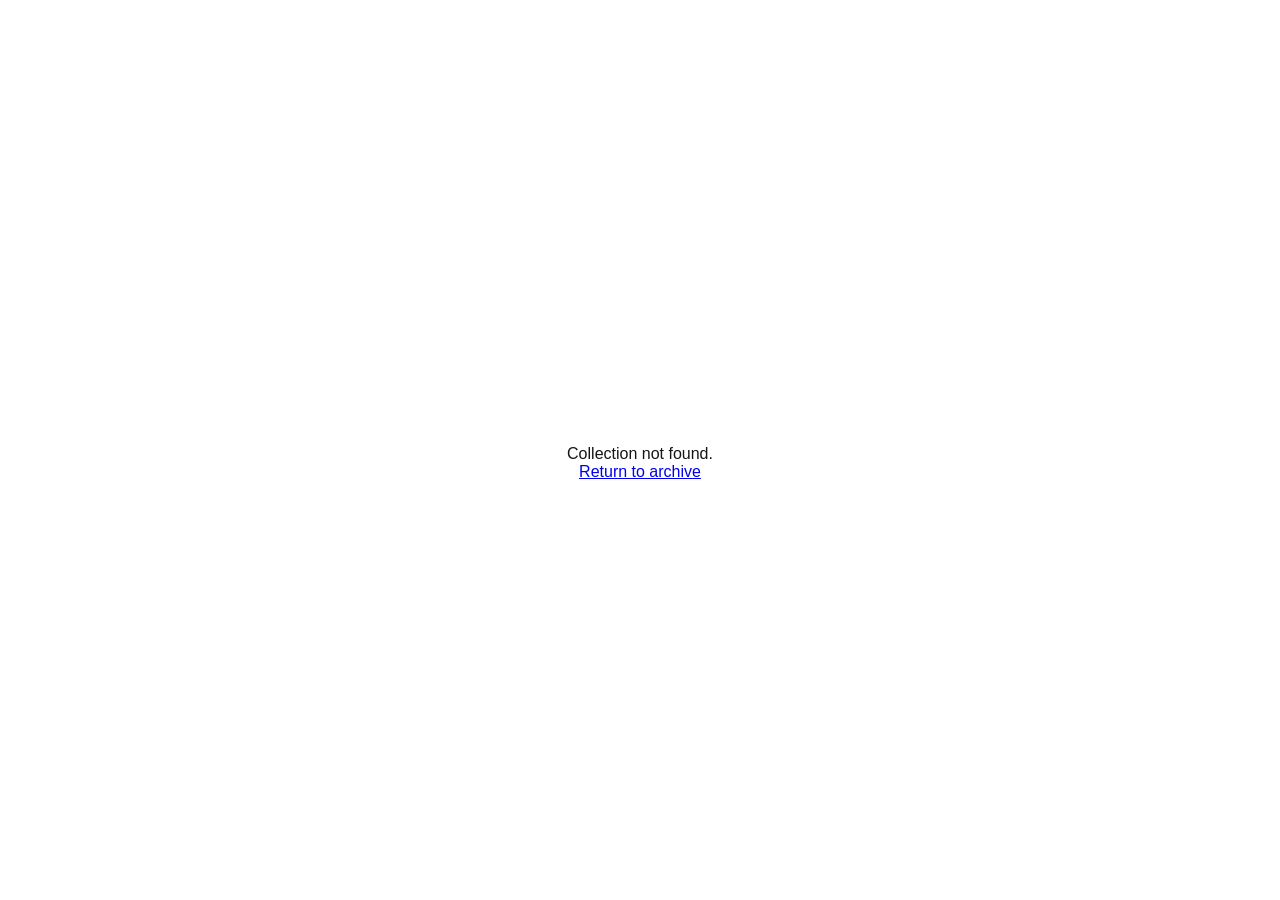
<file: project/viewer.html>
<!DOCTYPE html>
<html lang="en">
<head>
    <meta charset="UTF-8">
    <meta name="viewport" content="width=device-width, initial-scale=1.0">

    <title>Viewing — Tboy Visuals</title>

    <link rel="stylesheet" href="../style.css">
    <link rel="stylesheet" href="viewer.css">
</head>

<body class="viewer-page">

    <main class="viewer">

        <a href="#" class="viewer-back">← BACK TO ARCHIVE</a>

        <div class="viewer-gallery">

            <button class="viewer-side viewer-prev" aria-label="Previous image">
                <img src="" alt="">
            </button>

            <div class="viewer-main">
                <img src="" alt="">
            </div>

            <button class="viewer-side viewer-next" aria-label="Next image">
                <img src="" alt="">
            </button>

        </div>

        <div class="viewer-info">
            <span class="viewer-project"></span>
            <span class="viewer-counter"></span>
        </div>

    </main>

    <script src="viewer.js"></script>

</body>
</html>
</file>
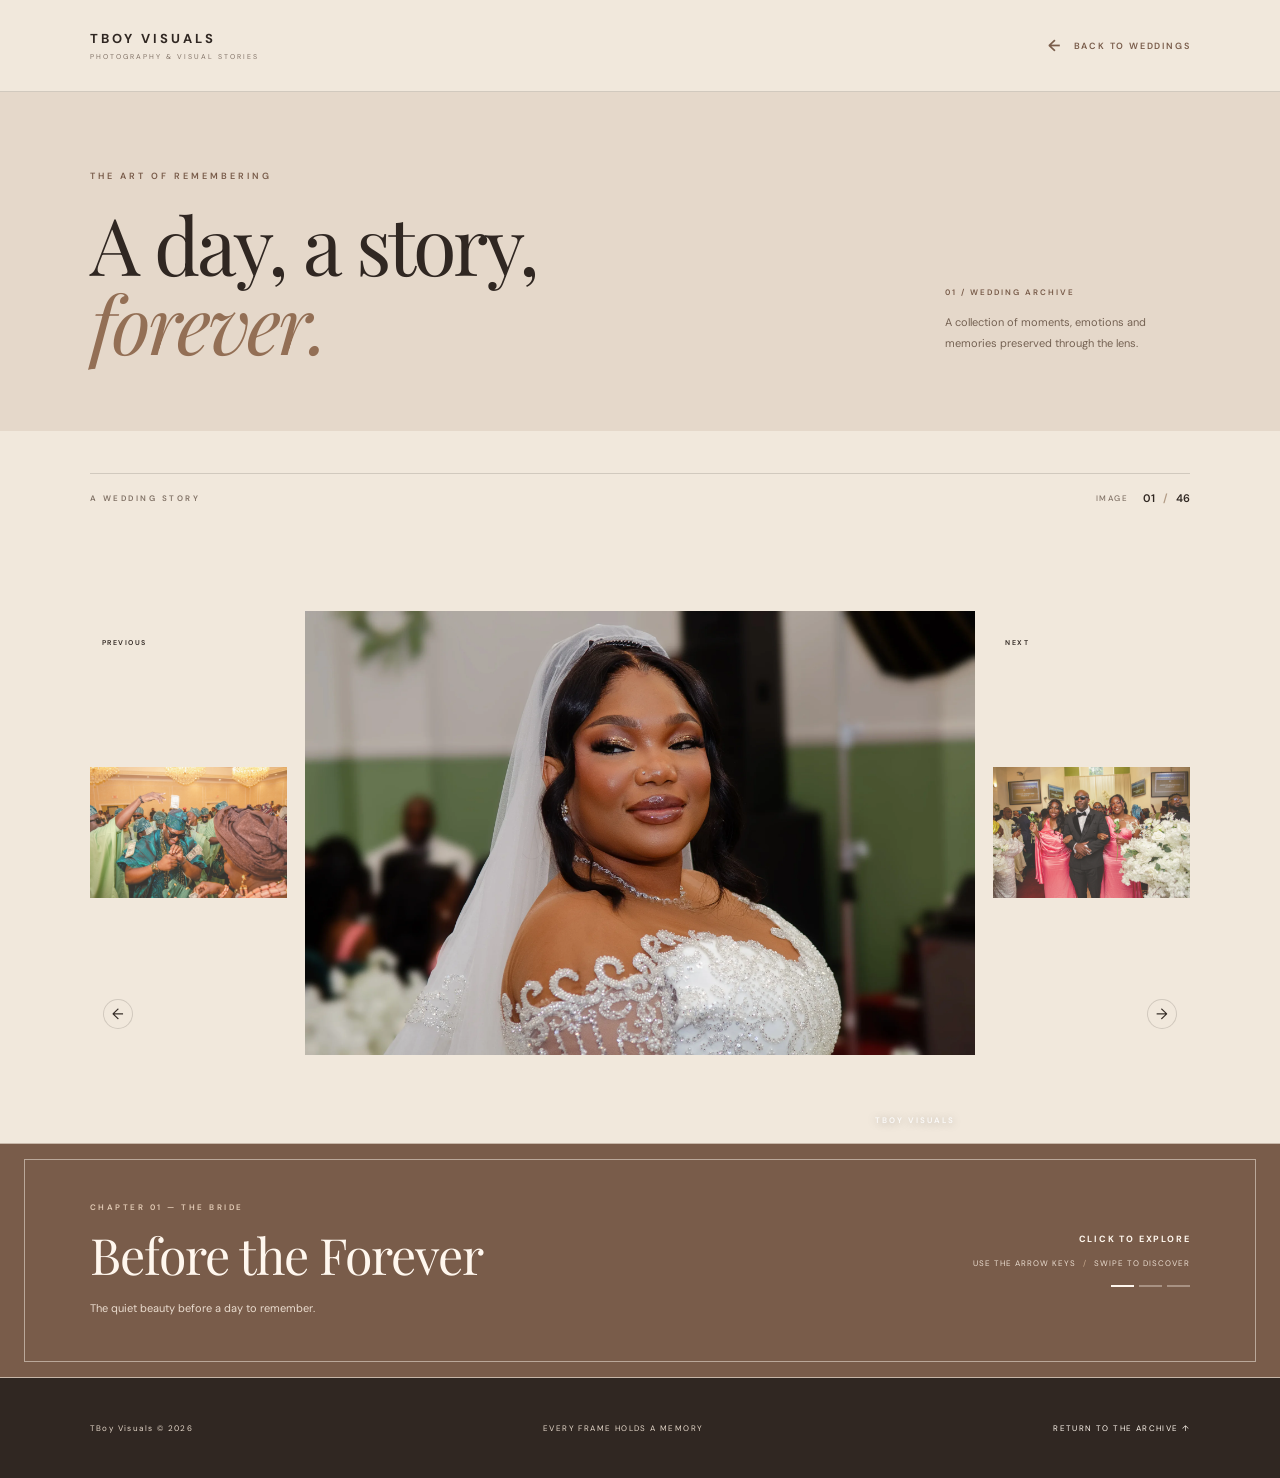
<file: project/wedding-viewer.html>
<!DOCTYPE html>
<html lang="en">

<head>
    <meta charset="UTF-8">
    <meta name="viewport" content="width=device-width, initial-scale=1.0">

    <meta name="theme-color" content="#f4f1eb">
    <meta name="description" content="A collection of wedding moments captured by Tboy Visuals.">

    <title>Wedding Stories — Tboy Visuals</title>

    <link rel="preconnect" href="https://fonts.googleapis.com">
    <link rel="preconnect" href="https://fonts.gstatic.com" crossorigin>

    <link href="https://fonts.googleapis.com/css2?family=DM+Sans:wght@400;500;600;700&family=Playfair+Display:ital,wght@0,400;0,500;0,600;1,400;1,500&display=swap" rel="stylesheet">

    <link rel="stylesheet" href="wedding-viewer.css">
</head>

<body class="wedding-viewer-page">

    <!-- PAGE HEADER -->

    <header class="viewer-header">

        <a href="../index.html" class="viewer-logo">
            <span class="logo-name">TBOY VISUALS</span>
            <span class="logo-subtitle">PHOTOGRAPHY & VISUAL STORIES</span>
        </a>

        <a href="wedding.html" class="viewer-back">
            <span class="back-arrow">←</span>
            <span>BACK TO WEDDINGS</span>
        </a>

    </header>


    <!-- MAIN CONTENT -->

    <main class="wedding-viewer">

        <!-- INTRODUCTION -->

        <section class="viewer-intro">

            <div class="intro-copy">
                <span class="intro-eyebrow">THE ART OF REMEMBERING</span>

                <h1>
                    A day, a story,<br>
                    <em>forever.</em>
                </h1>
            </div>

            <div class="intro-side">
                <span class="intro-index">01 / WEDDING ARCHIVE</span>

                <p>
                    A collection of moments, emotions and memories
                    preserved through the lens.
                </p>
            </div>

        </section>


        <!-- IMAGE VIEWER -->

        <section class="viewer-section" aria-label="Wedding photograph gallery">

            <div class="viewer-topline">

                <span class="viewer-category">
                    A WEDDING STORY
                </span>

                <div class="viewer-counter">
                    <span class="counter-label">IMAGE</span>
                    <span id="current-image">01</span>
                    <span class="counter-divider">/</span>
                    <span id="total-images">23</span>
                </div>

            </div>


            <!-- MAIN VIEWER STAGE -->

            <div class="viewer-stage">

                <!-- PREVIOUS IMAGE -->

                <button
                    class="viewer-side viewer-side-prev"
                    id="previous-image"
                    type="button"
                    aria-label="View previous photograph"
                >

                    <span class="preview-label">PREVIOUS</span>

                    <img
                        src=""
                        alt="Previous wedding photograph"
                        id="previous-preview"
                    >

                    <span class="preview-arrow">←</span>

                </button>


                <!-- MAIN IMAGE -->

                <div class="viewer-main-image">

                    <img
                        src=""
                        alt="Wedding photograph"
                        id="viewer-image"
                    >

                    <span class="image-overlay-label">
                        TBOY VISUALS
                    </span>

                </div>


                <!-- NEXT IMAGE -->

                <button
                    class="viewer-side viewer-side-next"
                    id="next-image"
                    type="button"
                    aria-label="View next photograph"
                >

                    <span class="preview-label">NEXT</span>

                    <img
                        src=""
                        alt="Next wedding photograph"
                        id="next-preview"
                    >

                    <span class="preview-arrow">→</span>

                </button>

            </div>


            <!-- MOBILE THUMBNAIL GALLERY -->

            <div
                class="viewer-thumbnails"
                id="viewer-thumbnails"
                aria-label="Wedding photograph thumbnails"
            ></div>


            <!-- IMAGE CAPTION -->

            <div class="viewer-bottomline">

                <div class="viewer-caption">

                    <p class="viewer-story-label" id="viewer-caption-label">
                        CHAPTER 01 — THE BRIDE
                    </p>

                    <h2 id="viewer-title">
                        Before the Forever
                    </h2>

                    <p class="viewer-caption-description" id="viewer-description">
                        The quiet beauty before a day to remember.
                    </p>

                </div>


                <!-- NAVIGATION INFORMATION -->

                <div class="viewer-navigation">

                    <p class="viewer-instruction">
                        CLICK TO EXPLORE
                    </p>

                    <div class="navigation-details">
                        <span>USE THE ARROW KEYS</span>
                        <span class="navigation-separator">/</span>
                        <span>SWIPE TO DISCOVER</span>
                    </div>

                    <div class="navigation-progress">
                        <span class="progress-line"></span>
                        <span class="progress-line"></span>
                        <span class="progress-line"></span>
                    </div>

                </div>

            </div>

        </section>


        <!-- FOOTER -->

        <footer class="viewer-footer">

            <span>TBoy Visuals © 2026</span>

            <span>EVERY FRAME HOLDS A MEMORY</span>

            <a href="wedding.html">RETURN TO THE ARCHIVE ↑</a>

        </footer>

    </main>


    <script src="wedding-viewer.js"></script>

</body>
</html>
</file>
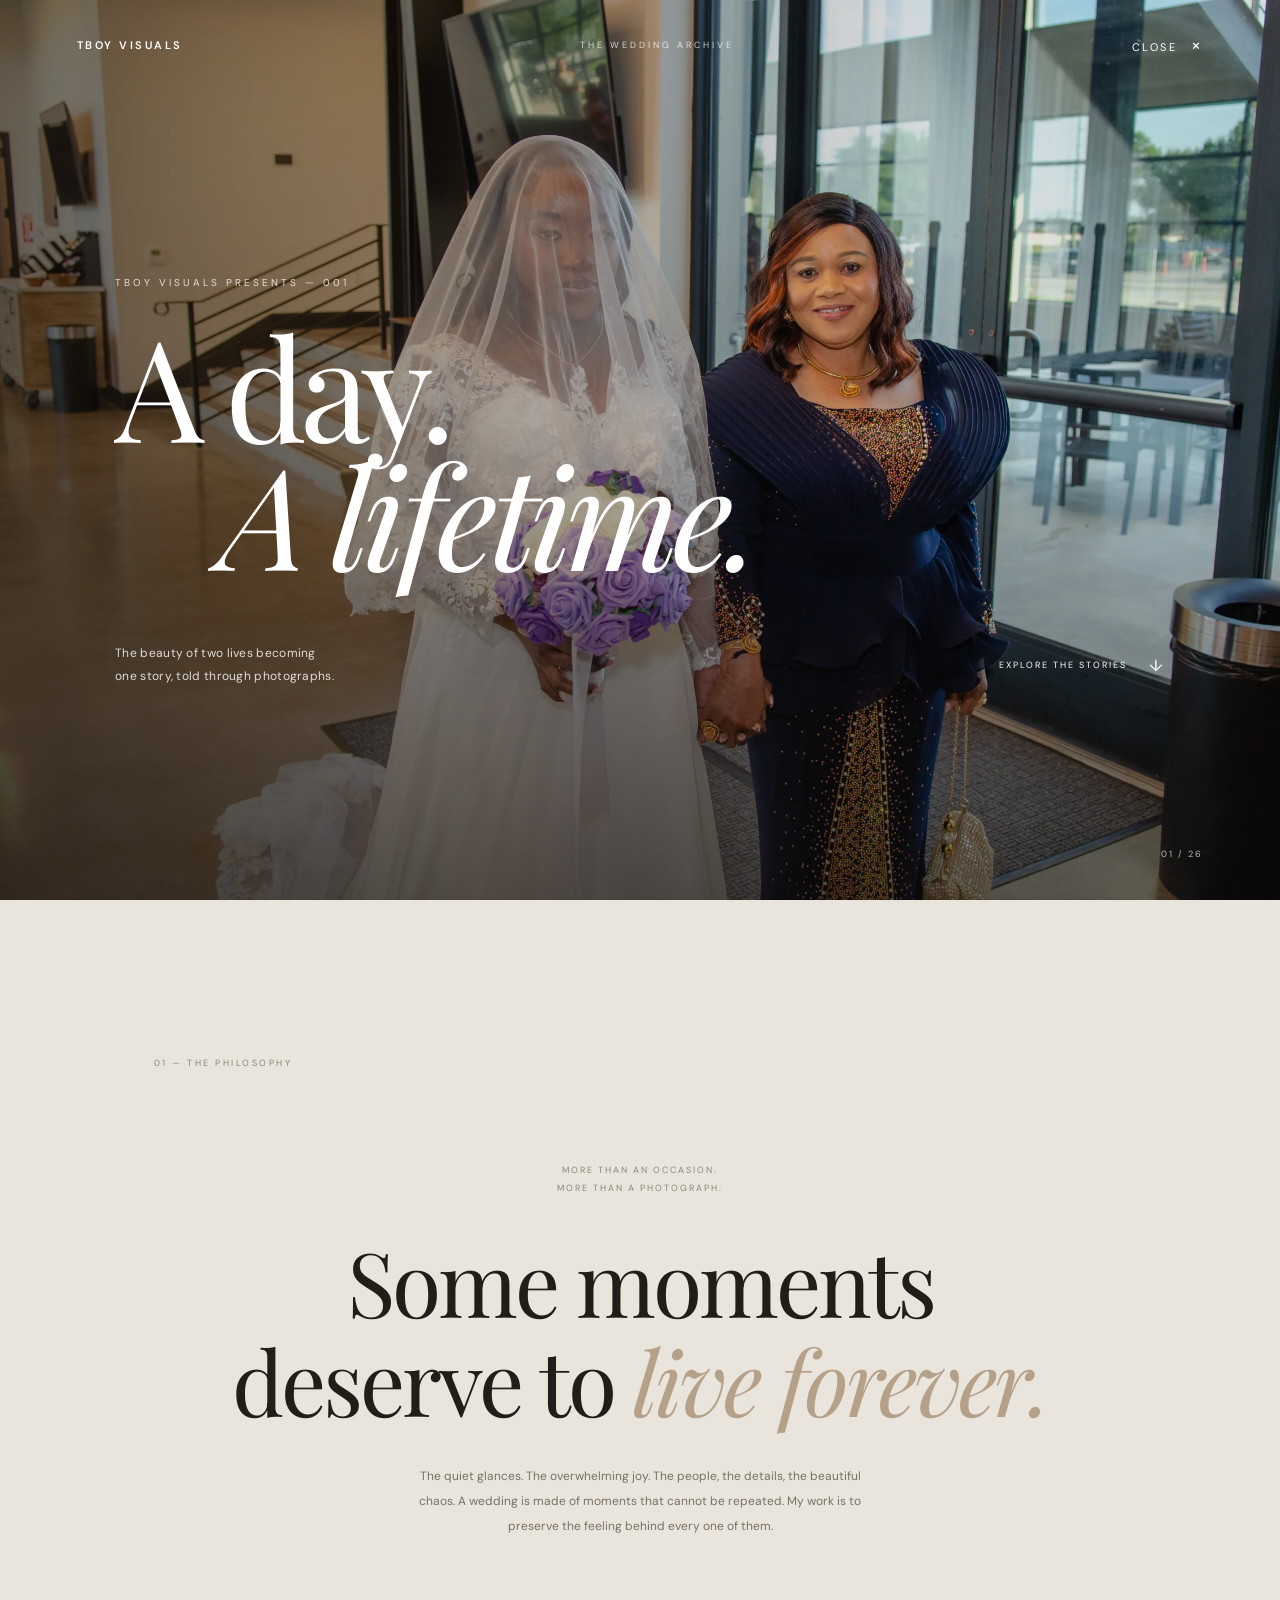
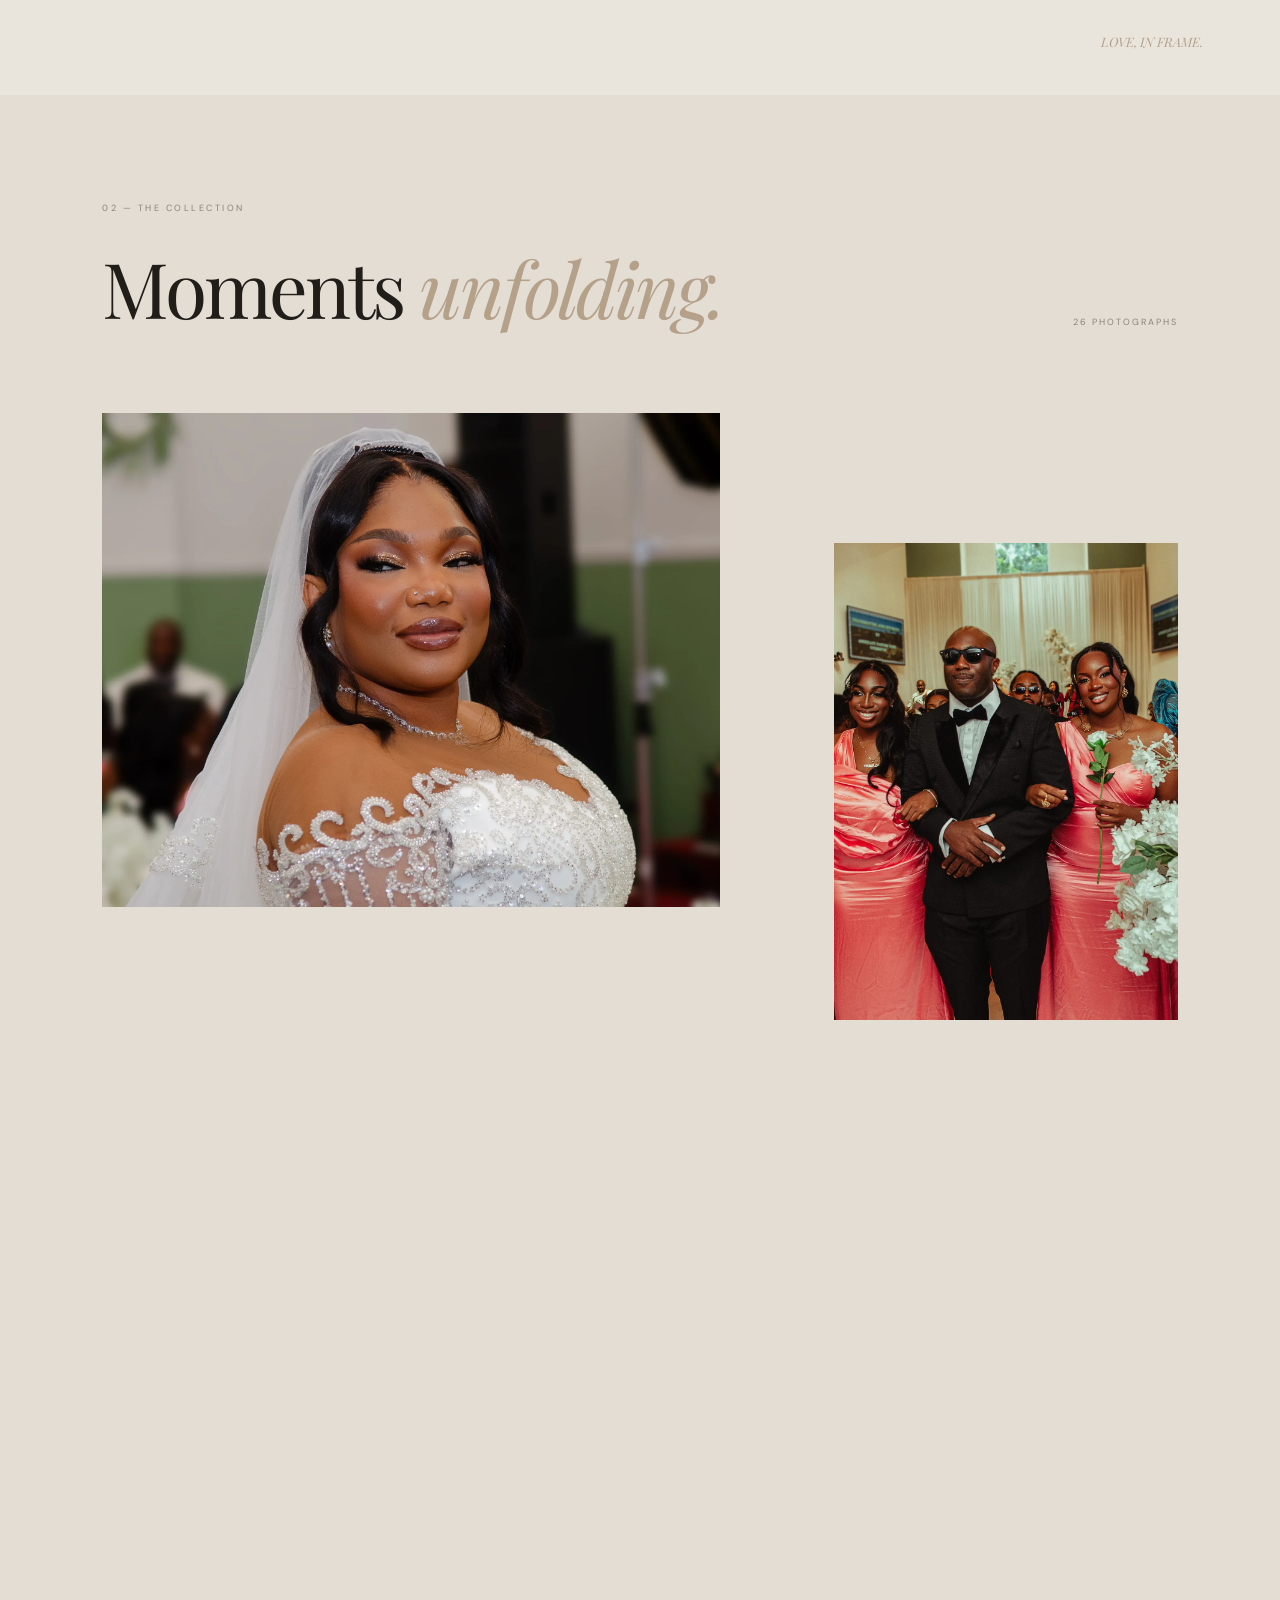
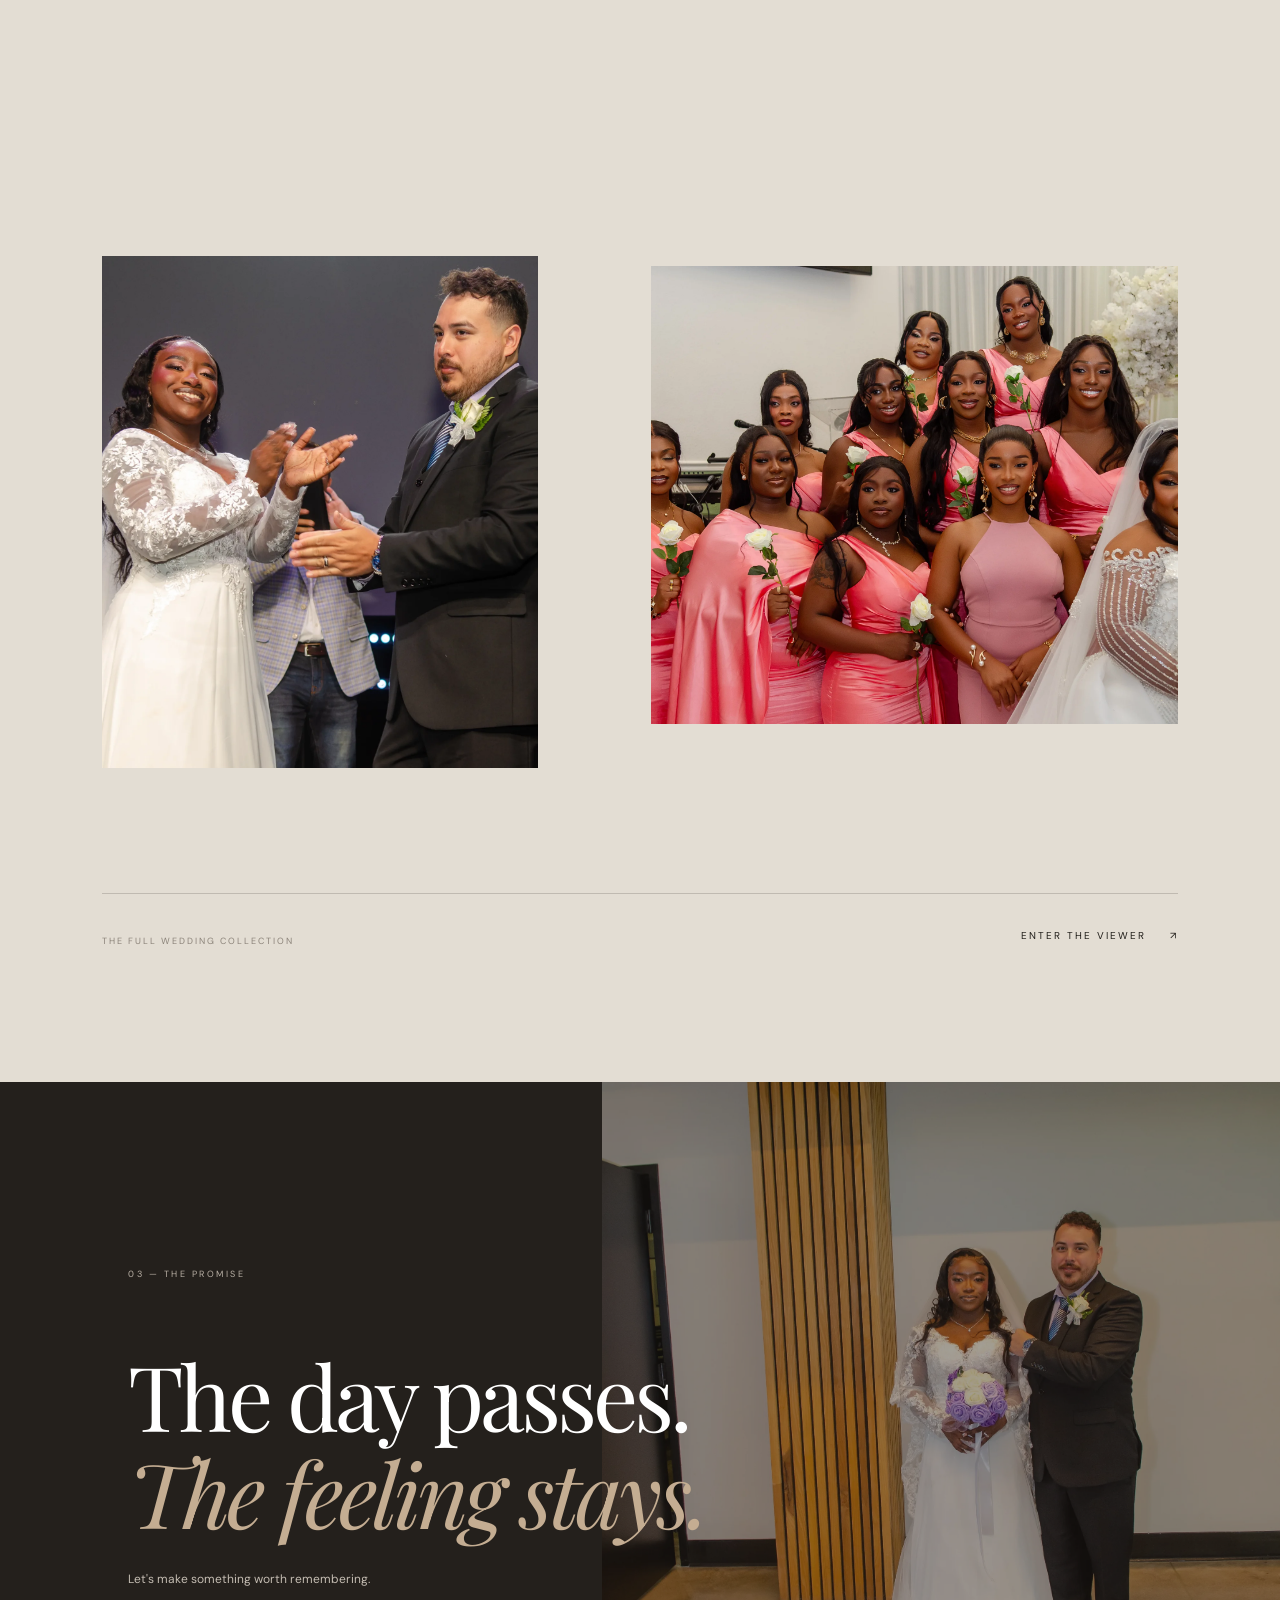
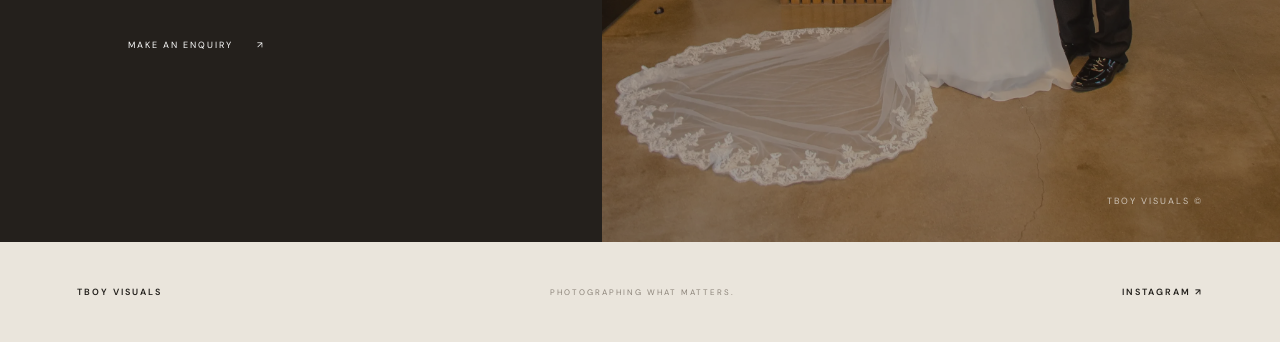
<file: project/wedding.html>
<!DOCTYPE html>
<html lang="en">

<head>
    <meta charset="UTF-8">
    <meta name="viewport" content="width=device-width, initial-scale=1.0">

    <title>Weddings — Tboy Visuals</title>

    <meta name="description" content="A collection of intimate wedding moments, celebrations and timeless stories captured by Tboy Visuals.">

    <link rel="preconnect" href="https://fonts.googleapis.com">
    <link rel="preconnect" href="https://fonts.gstatic.com" crossorigin>

    <link href="https://fonts.googleapis.com/css2?family=DM+Sans:wght@400;500;600;700&family=Playfair+Display:ital,wght@0,400;0,500;0,600;1,400;1,500&display=swap" rel="stylesheet">

    <link rel="stylesheet" href="wedding.css">
</head>

<body class="wedding-page">

    <!-- NAVIGATION -->

    <header class="wedding-nav">

        <a href="../index.html" class="wedding-logo">
            TBOY VISUALS
        </a>

        <span class="wedding-nav-label">THE WEDDING ARCHIVE</span>

        <a href="../index.html" class="wedding-close">
            CLOSE <span>×</span>
        </a>

    </header>


    <main>

        <!-- HERO -->

        <section class="wedding-hero">

            <div class="wedding-hero-image">
                <img
                    src="../images-webp/wedding/DSC_0044.webp"
                    alt="A moment from a wedding celebration"
                    fetchpriority="high"
                >
            </div>

            <div class="wedding-hero-overlay"></div>

            <div class="wedding-hero-content">

                <span class="wedding-eyebrow">
                    TBOY VISUALS PRESENTS — 001
                </span>

                <h1>
                    A day.<br>
                    <em>A lifetime.</em>
                </h1>

                <div class="wedding-hero-bottom">

                    <p>
                        The beauty of two lives becoming<br>
                        one story, told through photographs.
                    </p>

                    <a href="#wedding-stories" class="wedding-explore">
                        EXPLORE THE STORIES
                        <span>↓</span>
                    </a>

                </div>

            </div>

            <span class="wedding-hero-number">01 / 26</span>

        </section>


        <!-- INTRODUCTION -->

        <section class="wedding-intro">

            <span class="wedding-section-index">01 — THE PHILOSOPHY</span>

            <div class="wedding-intro-content">

                <p class="wedding-intro-small">
                    MORE THAN AN OCCASION.<br>
                    MORE THAN A PHOTOGRAPH.
                </p>

                <h2>
                    Some moments<br>
                    deserve to <em>live forever.</em>
                </h2>

                <p class="wedding-intro-description">
                    The quiet glances. The overwhelming joy.
                    The people, the details, the beautiful chaos.
                    A wedding is made of moments that cannot be
                    repeated. My work is to preserve the feeling
                    behind every one of them.
                </p>

            </div>

            <span class="wedding-intro-mark">LOVE, IN FRAME.</span>

        </section>


        <!-- FEATURED PHOTOGRAPHS -->

        <section class="wedding-stories" id="wedding-stories">

            <div class="wedding-stories-heading">

                <div>
                    <span class="wedding-section-index">02 — THE COLLECTION</span>
                    <h2>Moments <em>unfolding.</em></h2>
                </div>

                <span class="wedding-stories-count">
                    26 PHOTOGRAPHS
                </span>

            </div>


            <div class="wedding-grid">

                <a href="wedding-viewer.html" class="wedding-photo wedding-photo-large">
                    <img
                        src="../images-webp/wedding/1.webp"
                        alt="Wedding photograph"
                        loading="lazy"
                    >
                    <span class="wedding-photo-caption">01 — THE BEGINNING</span>
                </a>

                <a href="wedding-viewer.html" class="wedding-photo wedding-photo-tall">
                    <img
                        src="../images-webp/wedding/2v.webp"
                        alt="Wedding portrait"
                        loading="lazy"
                    >
                    <span class="wedding-photo-caption">02 — THE DETAILS</span>
                </a>

                <a href="wedding-viewer.html" class="wedding-photo wedding-photo-small">
                    <img
                        src="../images-webp/wedding/DSC_0075.jpgg.webp"
                        alt="A wedding moment"
                        loading="lazy"
                    >
                    <span class="wedding-photo-caption">03 — THE FEELING</span>
                </a>

                <a href="wedding-viewer.html" class="wedding-photo wedding-photo-wide">
                    <img
                        src="../images-webp/wedding/3.webp"
                        alt="Wedding celebration"
                        loading="lazy"
                    >
                    <span class="wedding-photo-caption">04 — TOGETHER</span>
                </a>

                <a href="wedding-viewer.html" class="wedding-photo wedding-photo-tall">
                    <img
                        src="../images-webp/wedding/DSC_0087.webp"
                        alt="Wedding celebration portrait"
                        loading="lazy"
                    >
                    <span class="wedding-photo-caption">05 — THE CELEBRATION</span>
                </a>

                <a href="wedding-viewer.html" class="wedding-photo wedding-photo-large">
                    <img
                        src="../images-webp/wedding/4.webp"
                        alt="A wedding story"
                        loading="lazy"
                    >
                    <span class="wedding-photo-caption">06 — FOREVER</span>
                </a>

            </div>


            <div class="wedding-viewer-cta">

                <span>THE FULL WEDDING COLLECTION</span>

                <a href="wedding-viewer.html">
                    ENTER THE VIEWER
                    <span>↗</span>
                </a>

            </div>

        </section>


        <!-- CLOSING -->

        <section class="wedding-closing">

            <div class="wedding-closing-image">
                <img
                    src="../images-webp/wedding/DSC_0170.webp"
                    alt="A quiet moment from a wedding"
                    loading="lazy"
                >
            </div>

            <div class="wedding-closing-content">

                <span class="wedding-section-index">
                    03 — THE PROMISE
                </span>

                <h2>
                    The day passes.<br>
                    <em>The feeling stays.</em>
                </h2>

                <p>
                    Let's make something worth remembering.
                </p>

                <a href="mailto:oladunjoyetemidayo097@gmail.com?subject=Wedding%20Photography%20Enquiry">
                    MAKE AN ENQUIRY <span>↗</span>
                </a>

            </div>

            <span class="wedding-closing-signature">
                TBOY VISUALS ©
            </span>

        </section>

    </main>


    <!-- FOOTER -->

    <footer class="wedding-footer">

        <a href="../index.html">TBOY VISUALS</a>

        <span>PHOTOGRAPHING WHAT MATTERS.</span>

        <a href="https://www.instagram.com/tboy_visuals/" target="_blank" rel="noopener noreferrer">
            INSTAGRAM ↗
        </a>

    </footer>


    <script src="wedding.js"></script>

</body>
</html>
</file>
<file: style.css>
:root {
    --dark: #151515;
    --cream: #eae6df;
    --muted: #99958e;
    --accent: #b5a58c;
}

* {
    margin: 0;
    padding: 0;
    box-sizing: border-box;
}

html {
    scroll-behavior: smooth;
}

body {
    background: var(--cream);
    color: var(--dark);
    font-family: 'DM Sans', sans-serif;
}

/* =================================
   NAVIGATION
================================= */

.navbar {
    width: 100%;
    padding: 25px 6%;
    display: flex;
    justify-content: space-between;
    align-items: center;
    background: var(--cream);
    position: relative;
    z-index: 100;
}

.logo {
    color: var(--dark);
    font-size: 23px;
    font-weight: 700;
    letter-spacing: -2px;
    text-decoration: none;
}

.nav-links {
    display: flex;
    gap: 40px;
}

.nav-links a {
    position: relative;
    display: inline-block;
    padding: 8px 0;
    text-decoration: none;
    color: var(--dark);
    font-size: 10px;
    letter-spacing: 2px;
    transition: color 0.35s ease;
}

.nav-links a::after {
    content: "";
    position: absolute;
    left: 0;
    bottom: 2px;
    width: 100%;
    height: 1px;
    background: var(--dark);
    transform: scaleX(0);
    transform-origin: right;
    transition: transform 0.4s cubic-bezier(.2,.7,.2,1);
}

.nav-links a:hover::after {
    transform: scaleX(1);
    transform-origin: left;
}

.nav-links a:hover {
    opacity: 1;
}

.menu-toggle {
    display: none;
    background: none;
    border: none;
    font-size: 24px;
    cursor: pointer;
}

/* SIGNATURE LOGO */

.navbar .logo {
    display: flex;
    flex-direction: column;
    align-items: center;
    justify-content: center;
    flex-shrink: 0;
    width: 125px;
    text-decoration: none;
    color: var(--dark);
    gap: 0;
}

.logo-monogram {
    position: relative;
    display: block;
    width: 76px;
    height: 62px;
    font-family: 'Playfair Display', serif;
    color: var(--dark);
}

.navbar .logo .logo-t,
.navbar .logo .logo-v {
    position: absolute;
    font-size: 62px;
    line-height: 1;
    font-weight: 500;
}

.navbar .logo .logo-t {
    top: -4px;
    left: 7px;
}

.navbar .logo .logo-v {
    top: 5px;
    left: 28px;
}

.navbar .logo .logo-name {
    display: block;
    color: var(--dark);
    font-family: 'DM Sans', sans-serif;
    font-size: 9px;
    font-weight: 500;
    letter-spacing: 0.20em;
    white-space: nowrap;
    margin-top: 3px;
}

/* NAVIGATION INTERACTIONS */

.nav-links a:focus-visible,
.menu-toggle:focus-visible {
    outline: 1px solid var(--dark);
    outline-offset: 5px;
}

.menu-toggle {
    width: 32px;
    height: 32px;
    flex-direction: column;
    align-items: center;
    justify-content: center;
    gap: 6px;
}

.menu-toggle span {
    display: block;
    width: 25px;
    height: 1px;
    background: var(--dark);
    transition: transform 0.35s ease;
    transform-origin: center;
}

.menu-toggle.active span:first-child {
    transform: translateY(3.5px) rotate(45deg);
}

.menu-toggle.active span:last-child {
    transform: translateY(-3.5px) rotate(-45deg);
}

/* =================================
   HERO — OPTIMIZED LCP
================================= */

.hero {
    min-height: 78vh;
    max-height: 850px;

    color: var(--cream);
    padding: 100px 6% 35px;

    display: flex;
    flex-direction: column;
    justify-content: space-between;

    position: relative;
    overflow: hidden;
    isolation: isolate;
}

/* HERO PHOTOGRAPH */

.hero-image {
    position: absolute;
    inset: 0;

    width: 100%;
    height: 100%;

    object-fit: cover;
    object-position: center 40%;

    z-index: -2;
}

/* DARK GRADIENT OVERLAY */

.hero::before {
    content: "";

    position: absolute;
    inset: 0;

    background:
        linear-gradient(
            to right,
            rgba(21, 21, 21, 0.72),
            rgba(21, 21, 21, 0.12)
        ),
        linear-gradient(
            to top,
            rgba(21, 21, 21, 0.55),
            transparent 35%
        );

    z-index: -1;
    pointer-events: none;
}

/* HERO CONTENT */

.hero-content {
    margin-top: 75px;
    max-width: 850px;

    position: relative;
    z-index: 1;
}

.hero-eyebrow,
.section-label {
    font-size: 10px;
    letter-spacing: 3px;
    font-weight: 600;
}

.hero-eyebrow {
    color: var(--cream);
    margin-bottom: 28px;
    font-size: 9px;
    letter-spacing: 4px;
    font-weight: 500;
    text-transform: uppercase;
    opacity: 0.8;
}

.hero h1 {
    font-size: clamp(65px, 8.5vw, 118px);
    line-height: 0.94;
    letter-spacing: -5px;
    font-weight: 500;
    max-width: 900px;
}

.hero h1 em,
.intro h2 em,
.contact h2 em {
    font-family: 'Playfair Display', serif;
    font-weight: 500;
}

/* HERO LINK */

.hero-link {
    display: inline-flex;
    align-items: center;
    gap: 12px;

    margin-top: 45px;
    margin-bottom: 35px;
    padding-bottom: 8px;

    color: var(--cream);
    text-decoration: none;

    font-size: 9px;
    font-weight: 500;
    letter-spacing: 2.5px;

    position: relative;
}

.hero-link::after {
    content: "";

    position: absolute;
    left: 0;
    bottom: 0;

    width: 100%;
    height: 1px;

    background: var(--cream);

    transform: scaleX(0);
    transform-origin: right;

    transition: transform 0.4s cubic-bezier(.2,.7,.2,1);
}

.hero-link:hover::after {
    transform: scaleX(1);
    transform-origin: left;
}

/* HERO FOOTER */

.hero-bottom {
    display: flex;
    justify-content: space-between;

    color: var(--muted);
    font-size: 9px;
    letter-spacing: 2px;

    position: relative;
    z-index: 1;
}
/* DESKTOP HERO */

@media (min-width: 769px) {
    .hero {
        background-position:
            center,
            center,
            center 65%;

        background-size:
            auto,
            auto,
            cover;
    }
}

/* =================================
   INTRO
================================= */

.intro {
    padding: 150px 10% 160px;
    background: var(--cream);
    position: relative;
}

.intro .section-label {
    font-size: 9px;
    letter-spacing: 3px;
    color: var(--muted);
    margin-bottom: 65px;
}

.intro h2 {
    max-width: 1050px;
    font-size: clamp(48px, 6.5vw, 88px);
    line-height: 1.08;
    letter-spacing: -3px;
    font-weight: 500;
}

.intro h2 em {
    font-family: 'Playfair Display', serif;
    font-weight: 500;
}

.intro-description {
    max-width: 360px;
    margin: 55px 0 0 auto;
    font-size: 13px;
    line-height: 1.9;
    color: #77736d;
}

/* =================================
   WORK / SELECTED GALLERY
================================= */

.work {
    padding: 100px 6% 150px;
    background: var(--cream);
}

/* ARCHIVE HEADING */

.section-heading {
    position: relative;
    display: flex;
    flex-direction: column;
    align-items: flex-start;
    width: 100%;
    margin-bottom: 65px;
    padding: 38px 42px 34px;
    border: 1px solid rgba(21, 21, 21, 0.22);
    background: rgba(255, 255, 255, 0.12);
}

.section-heading::before {
    content: "✿  THE COLLECTION";
    position: absolute;
    top: -7px;
    right: 28px;
    padding: 0 12px;
    background: var(--cream);
    color: var(--muted);
    font-size: 8px;
    font-weight: 500;
    letter-spacing: 2.5px;
}

.section-heading .section-label {
    color: var(--muted);
    font-size: 9px;
    letter-spacing: 3px;
}

.section-heading h2 {
    font-family: 'Playfair Display', serif;
    font-size: clamp(55px, 7vw, 95px);
    font-weight: 500;
    letter-spacing: -4px;
    line-height: 1;
    margin-top: 18px;
}

/* REMOVE REGISTERED SYMBOL */

.section-heading h2 span {
    display: none;
}

/* DESCRIPTION INSIDE THE BORDER */

.section-heading > p {
    max-width: 390px;
    margin-top: 22px;
    color: #77736d;
    font-family: 'Playfair Display', serif;
    font-size: 17px;
    font-style: italic;
    line-height: 1.7;
    letter-spacing: 0;
}

/* DESKTOP HOVER EFFECTS */

@media (hover: hover) {
    .gallery-item:hover img {
        transform: scale(1.07);
    }

    .gallery-item:hover::after {
        opacity: 1;
    }

    .gallery-item:hover span {
        transform: translateY(-10px);
    }
}

/* MOBILE GALLERY PRESENTATION */

@media (hover: none) {
    .gallery-item::after {
        opacity: 0.75;
    }
}

/* =================================
   ABOUT PROFILE
================================= */

.about-profile {
    padding: 130px 8%;
    background: var(--cream);
    display: grid;
    grid-template-columns: 0.9fr 1.1fr;
    align-items: center;
    gap: 10%;
}

/* PORTRAIT */

.about-image {
    position: relative;
    width: 100%;
    max-width: 520px;
}

.about-image img {
    display: block;
    width: 100%;
    height: auto;
    object-fit: cover;
}

.about-image-caption {
    display: block;
    margin-top: 16px;
    font-size: 8px;
    letter-spacing: 2.5px;
    color: var(--muted);
}

/* ABOUT CONTENT */

.about-content {
    max-width: 600px;
}

.about-content .section-label {
    color: var(--muted);
    font-size: 9px;
    letter-spacing: 3px;
    margin-bottom: 35px;
}

.about-content h2 {
    font-size: clamp(42px, 5vw, 68px);
    line-height: 1.08;
    letter-spacing: -3px;
    font-weight: 600;
    margin-bottom: 40px;
}

.about-content h2 em {
    display: block;
    font-family: 'Playfair Display', serif;
    font-weight: 600;
}

/* ABOUT BODY TEXT */

.about-description {
    max-width: 490px;
}

.about-description p {
    font-family: 'DM Sans', sans-serif;
    font-size: 14px;
    font-weight: 600;
    line-height: 1.9;
    letter-spacing: 0.1px;
    color: #55514c;
    margin-bottom: 25px;
}

/* PERSONAL PHILOSOPHY QUOTE */

.about-quote {
    max-width: 490px;
    margin: 42px 0;
    padding-left: 22px;
    border-left: 2px solid var(--accent);
    font-family: 'Playfair Display', serif;
    font-size: 21px;
    font-weight: 700;
    font-style: italic;
    line-height: 1.75;
    color: var(--dark);
}

/* CLOSING SIGNATURE */

.about-description .about-signature {
    font-family: 'Playfair Display', serif;
    font-size: 19px;
    font-weight: 700;
    font-style: italic;
    line-height: 1.8;
    color: var(--dark);
    margin-top: 35px;
}

/* ABOUT NUMBER */

.about-number {
    display: block;
    margin-top: 45px;
    font-size: 8px;
    letter-spacing: 2px;
    color: var(--muted);
}

/* =================================
   CONTACT — EDITORIAL LAYOUT
================================= */

.contact {
    background: var(--dark);
    color: var(--cream);
    padding: 130px 10% 55px;
}

.contact-layout {
    display: grid;
    grid-template-columns: 1.4fr 0.8fr;
    gap: 8%;
    align-items: center;
    margin-top: 65px;
}

.contact h2 {
    font-size: clamp(55px, 7.5vw, 100px);
    line-height: 1;
    letter-spacing: -5px;
    font-weight: 500;
}

.contact h2 em {
    color: var(--accent);
    font-family: 'Playfair Display', serif;
    font-weight: 500;
}

.contact-intro {
    max-width: 340px;
    color: #aaa49b;
    font-size: 13px;
    line-height: 1.9;
    margin-bottom: 45px;
}

.contact-links {
    display: flex;
    flex-direction: column;
    gap: 30px;
}

.contact-links a {
    display: flex;
    flex-direction: column;
    gap: 9px;
    width: fit-content;
    color: var(--cream);
    text-decoration: none;
    font-size: 10px;
    letter-spacing: 2px;
    transition: opacity 0.3s ease, transform 0.3s ease;
}

.contact-links a span {
    color: #aaa49b;
    font-size: 12px;
    letter-spacing: 0.5px;
}

.contact-links a:hover {
    opacity: 0.65;
    transform: translateX(5px);
}

.contact-signoff {
    margin-top: 110px;
    padding-top: 22px;
    border-top: 1px solid #49443e;
    color: var(--accent);
    font-size: 9px;
    letter-spacing: 3px;
}

/* MOBILE CONTACT */

@media (max-width: 600px) {
    .contact {
        padding: 95px 7% 40px;
    }

    .contact-layout {
        grid-template-columns: 1fr;
        gap: 45px;
        margin-top: 45px;
    }

    .contact h2 {
        font-size: clamp(48px, 12vw, 68px);
        letter-spacing: -3px;
    }

    .contact-intro {
        max-width: 100%;
        margin-bottom: 30px;
    }

    .contact-links {
        gap: 25px;
    }

    .contact-signoff {
        margin-top: 75px;
        font-size: 8px;
        letter-spacing: 2px;
    }
}

/* =================================
   FOOTER — EDITORIAL SIGNATURE
================================= */

.footer {
    background: var(--dark);
    color: var(--muted);
    padding: 30px 10%;
    border-top: 1px solid #333;
    display: flex;
    justify-content: space-between;
    align-items: center;
    gap: 25px;
    font-size: 9px;
    letter-spacing: 1.5px;
}

/* FOOTER LOGO */

.footer-logo {
    display: flex;
    flex-direction: column;
    align-items: center;
    text-decoration: none;
    color: var(--cream);
    gap: 2px;
    transition: opacity 0.3s ease;
}

.footer-logo:hover {
    opacity: 0.6;
}

.footer-monogram {
    position: relative;
    display: block;
    width: 43px;
    height: 37px;
    font-family: 'Playfair Display', serif;
    color: var(--cream);
}

.footer-monogram span {
    position: absolute;
    font-size: 39px;
    line-height: 1;
    font-weight: 500;
}

.footer-monogram span:first-child {
    top: -3px;
    left: 3px;
}

.footer-monogram span:last-child {
    top: 4px;
    left: 19px;
}

.footer-brand {
    font-family: 'DM Sans', sans-serif;
    font-size: 6px;
    font-weight: 600;
    letter-spacing: 1.5px;
    white-space: nowrap;
}

.footer p {
    margin: 0;
    text-align: center;
    font-size: 8px;
}

.footer-links {
    display: flex;
    align-items: center;
    gap: 28px;
}

.footer-links a {
    color: var(--cream);
    text-decoration: none;
    font-size: 8px;
    letter-spacing: 1.5px;
    transition: opacity 0.3s ease, transform 0.3s ease;
}

.footer-links a:hover {
    opacity: 0.55;
    transform: translateY(-2px);
}

/* MOBILE FOOTER */

@media (max-width: 600px) {
    .footer {
        padding: 30px 7%;
        flex-direction: column;
        align-items: center;
        gap: 25px;
    }

    .footer p {
        order: 3;
        font-size: 7px;
    }

    .footer-links {
        order: 2;
        gap: 25px;
    }

    .footer-logo {
        order: 1;
    }
}

/* ==========================================
   CLEAN PAGE TRANSITIONS
   REMOVED INITIAL PAGE FLASH
========================================== */

body {
    opacity: 1;
    transform: none;
    filter: none;
    animation: none;
    transition: none;
}

/* DISABLE COMPETING NATIVE TRANSITIONS */

@view-transition {
    navigation: none;
}

/* =================================
   MOBILE RESPONSIVE DESIGN
================================= */

@media (max-width: 768px) {

    /* NAVIGATION */

    .navbar {
        padding: 18px 6%;
    }

    .menu-toggle {
        display: flex;
        position: relative;
        z-index: 102;
    }

    .menu-toggle:has(span:first-child) {
        transition: transform 0.3s ease;
    }

    .nav-links {
        display: flex;
        position: absolute;
        top: 100%;
        left: 0;
        width: 100%;
        padding: 30px 6%;
        background: var(--cream);
        flex-direction: column;
        gap: 25px;
        z-index: 101;

        opacity: 0;
        visibility: hidden;
        pointer-events: none;
        transform: translateY(-10px);

        transition:
            opacity 0.35s ease,
            transform 0.35s ease,
            visibility 0.35s ease;
    }

    .nav-links.active {
        opacity: 1;
        visibility: visible;
        pointer-events: auto;
        transform: translateY(0);
    }

    .nav-links a {
        width: fit-content;
        font-size: 11px;
        letter-spacing: 2.5px;
    }

    .menu-toggle.active span:first-child {
        transform: translateY(3.5px) rotate(45deg);
    }

    .menu-toggle.active span:last-child {
        transform: translateY(-3.5px) rotate(-45deg);
    }

    /* HERO */

    .hero {
        min-height: 75vh;
        padding: 80px 6% 25px;
        justify-content: flex-start;
        gap: 0;
    }

    .hero-content {
        margin-top: 170px;
    }

    .hero-link {
        margin-bottom: 10px;
        position: relative;
        top: 60px;
    }

    .hero-bottom {
        margin-top: 70px;
        gap: 20px;
        font-size: 7px;
    }

    /* INTRO */

    .intro {
        padding: 100px 6% 110px;
    }

    .intro .section-label {
        margin-bottom: 45px;
        font-size: 8px;
    }

    .intro h2 {
        font-size: clamp(42px, 10vw, 58px);
        line-height: 1.08;
        letter-spacing: -2px;
    }

    .intro-description {
        max-width: 280px;
        margin: 40px 0 0 auto;
        font-size: 12px;
    }

    /* WORK */

    .work {
        padding: 80px 6% 100px;
    }

    .section-heading {
        margin-bottom: 45px;
        padding: 29px 23px 26px;
    }

    .section-heading::before {
        right: 16px;
        font-size: 7px;
        letter-spacing: 2px;
    }

    .section-heading h2 {
        font-size: clamp(48px, 12vw, 58px);
        letter-spacing: -3px;
    }

    .section-heading h2 span {
        font-size: 14px;
        margin-left: 5px;
        transform: translateY(4px);
    }

    .section-heading > p {
        max-width: 260px;
        margin-top: 17px;
        font-size: 11px;
    }

    .gallery {
        grid-template-columns: 1fr;
        gap: 45px;
    }

    .gallery-item {
        width: 100%;
        aspect-ratio: 4 / 5;
    }

    .item-one,
    .item-two,
    .item-three,
    .item-four {
        grid-column: 1;
        margin-top: 0;
    }

    /* =================================
       MOBILE ABOUT — EDITORIAL LAYOUT
    ================================= */

    .about-profile {
        padding: 85px 7% 100px;
        display: grid;
        grid-template-columns: repeat(2, minmax(0, 1fr));
        column-gap: 0;
        row-gap: 0;
        align-items: start;
    }

    /* PORTRAIT */

    .about-image {
        grid-column: 1 / 3;
        grid-row: 1;
        width: 74%;
        max-width: none;
        position: relative;
        z-index: 1;
        margin-left: -12px;
    }

    .about-image img {
        display: block;
        width: 100%;
        height: auto;
        object-fit: cover;
    }

    .about-image-caption {
        margin-top: 12px;
        font-size: 7px;
        letter-spacing: 2px;
    }

    /* ALLOW CONTENT TO FOLLOW THE GRID */

    .about-content {
        display: contents;
    }

    /* HEADING — OVERLAPPING THE PORTRAIT */

    .about-heading {
        grid-column: 2;
        grid-row: 1;
        position: relative;
        z-index: 2;
        margin-top: 65px;
        margin-left: -20px;
        padding: 20px 0 20px 15px;
        background: var(--cream);
    }

    .about-content .section-label {
        font-size: 7px;
        line-height: 1.8;
        letter-spacing: 1.5px;
        margin-bottom: 18px;
    }

    .about-content h2 {
        font-size: clamp(27px, 7.5vw, 37px);
        line-height: 1.08;
        letter-spacing: -1.8px;
        margin-bottom: 0;
    }

    .about-content h2 em {
        display: block;
        margin-top: 5px;
    }

    /* STAGGERED BODY TEXT */

    .about-description {
        grid-column: 1 / 3;
        grid-row: 2;
        width: 100%;
        max-width: none;
        margin-top: 55px;
    }

    .about-description p {
        font-size: 13px;
        font-weight: 600;
        line-height: 1.9;
        letter-spacing: 0.1px;
        color: #55514c;
        margin-bottom: 30px;
    }

    /* FIRST PARAGRAPH */

    .about-description p:first-child {
        width: 83%;
        margin-left: auto;
        text-align: left;
    }

    /* SECOND PARAGRAPH */

    .about-description p:nth-child(2) {
        width: 84%;
        margin-left: 0;
        margin-top: 35px;
    }

    /* QUOTE — EDITORIAL FEATURE */

    .about-quote {
        width: 92%;
        max-width: none;
        margin: 55px 0 45px auto;
        padding: 18px 0 18px 18px;
        border-left: 2px solid var(--accent);
        font-family: 'Playfair Display', serif;
        font-size: 19px;
        font-weight: 700;
        font-style: italic;
        line-height: 1.7;
        color: var(--dark);
    }

    /* CLOSING SIGNATURE */

    .about-description .about-signature {
        width: 78%;
        margin: 45px 0 0 8%;
        font-family: 'Playfair Display', serif;
        font-size: 18px;
        font-weight: 700;
        font-style: italic;
        line-height: 1.8;
        color: var(--dark);
    }

    /* FOOTNOTE */

    .about-number {
        grid-column: 1 / 3;
        grid-row: 3;
        margin-top: 45px;
        font-size: 8px;
        letter-spacing: 2px;
    }

    /* CONTACT */

    .contact {
        padding: 100px 7%;
    }

    .contact h2 {
        letter-spacing: -3px;
    }

    /* FOOTER */

    footer {
        gap: 20px;
        font-size: 7px;
    }
}

/* =================================
   ABOUT PAGE PREVIEW
================================= */

.about-preview {
    padding: 120px 8%;
    background: var(--cream);
    display: grid;
    grid-template-columns: 0.85fr 1.15fr;
    align-items: center;
    gap: 10%;
}

.about-preview-image {
    width: 100%;
    max-width: 440px;
}

.about-preview-image img {
    display: block;
    width: 100%;
    height: auto;
}

.about-preview-content {
    max-width: 580px;
}

.about-preview-content .section-label {
    font-size: 9px;
    letter-spacing: 2.5px;
    color: var(--muted);
    margin-bottom: 30px;
}

.about-preview-content h2 {
    font-family: 'Playfair Display', serif;
    font-size: clamp(38px, 5vw, 65px);
    font-weight: 500;
    line-height: 1.1;
    letter-spacing: -2px;
    margin-bottom: 25px;
}

.about-preview-content h2 em {
    display: block;
    color: var(--muted);
    margin-top: 8px;
}

.about-preview-content > p:not(.section-label) {
    max-width: 430px;
    font-size: 13px;
    line-height: 2;
    color: #55514c;
    margin-bottom: 35px;
}

.about-preview-link {
    display: inline-flex;
    align-items: center;
    gap: 25px;
    padding-bottom: 9px;
    border-bottom: 1px solid var(--dark);
    color: var(--dark);
    text-decoration: none;
    font-size: 9px;
    font-weight: 600;
    letter-spacing: 2px;
    transition: gap .3s ease;
}

.about-preview-link:hover {
    gap: 38px;
}

/* MOBILE ABOUT PREVIEW */

@media (max-width: 768px) {

    .about-preview {
        padding: 85px 7%;
        grid-template-columns: 1fr;
        gap: 35px;
    }

    .about-preview-image {
        width: 78%;
        max-width: none;
    }

    .about-preview-content {
        padding-left: 12%;
    }

    .about-preview-content .section-label {
        font-size: 8px;
        margin-bottom: 22px;
    }

    .about-preview-content h2 {
        font-size: clamp(35px, 9vw, 48px);
        letter-spacing: -1.5px;
    }

    .about-preview-content > p:not(.section-label) {
        font-size: 12px;
    }
}

/* ABOUT PAGE FOOTER */

@media (max-width: 600px) {

    .about-page-footer {
        flex-direction: column;
        align-items: flex-start;
        gap: 22px;
    }

    .about-page .about-instagram {
        display: inline-flex;
        align-items: center;
        gap: 10px;
        transition: opacity 0.3s ease, transform 0.3s ease;
    }

    /* REMOVE THE DIVIDER */

    .about-page .about-instagram::before {
        display: none;
    }

    /* INSTAGRAM ICON */

    .about-page .about-instagram svg {
        display: block;
        width: 17px;
        height: 17px;
        flex-shrink: 0;
    }

    /* HOVER AND TAP EFFECT */

    .about-page .about-instagram:hover {
        opacity: 0.6;
        transform: translateX(5px);
    }

    .about-page .about-instagram:active {
        opacity: 0.45;
        transform: translateX(3px);
    }
}

/* ==========================================
   FEATURED WEDDING STORY
========================================== */

.wedding-feature {
    grid-column: 1 / -1;
    position: relative;
    display: block;
    width: 100%;
    aspect-ratio: 16 / 7;
    min-height: 320px;
    overflow: hidden;
    background: #211c18;
    color: #fff;
    text-decoration: none;
    margin-top: 35px;
}

.wedding-feature-image {
    position: absolute;
    inset: 0;
    overflow: hidden;
}

.wedding-feature-image img {
    width: 100%;
    height: 100%;
    object-fit: cover;
    object-position: center 45%;
    transition: transform 1.2s cubic-bezier(.22,.61,.36,1);
}

.wedding-feature-overlay {
    position: absolute;
    inset: 0;
    display: flex;
    flex-direction: column;
    justify-content: space-between;
    padding: 4%;
    background: linear-gradient(
        180deg,
        rgba(0,0,0,.15),
        transparent 35%,
        rgba(0,0,0,.65)
    );
}

.wedding-feature-number {
    font-size: 9px;
    letter-spacing: 3px;
}

.wedding-feature-bottom h3 {
    font-family: 'Playfair Display', serif;
    font-size: clamp(38px, 6vw, 78px);
    font-weight: 400;
    letter-spacing: -2px;
}

.wedding-feature-bottom h3 span {
    font-size: 15px;
    vertical-align: top;
    margin-left: 5px;
}

.wedding-feature-bottom p {
    margin-top: 12px;
    font-size: 9px;
    letter-spacing: 3px;
}

.wedding-feature-enter {
    position: absolute;
    right: 4%;
    bottom: 8%;
    font-size: 9px;
    letter-spacing: 2px;
    border-bottom: 1px solid rgba(255,255,255,.6);
    padding-bottom: 9px;
}

@media (hover: hover) and (pointer: fine) {
    .wedding-feature:hover .wedding-feature-image img {
        transform: scale(1.035);
    }
}

@media (max-width: 700px) {
    .wedding-feature {
        aspect-ratio: 4 / 3;
        min-height: 260px;
        margin-top: 20px;
    }

    .wedding-feature-overlay {
        padding: 6%;
    }

    .wedding-feature-bottom h3 {
        font-size: 43px;
    }

    .wedding-feature-enter {
        right: 6%;
        bottom: 8%;
        font-size: 8px;
    }
}

/* FINAL MOBILE ARCHIVE HEADING OVERRIDE */

@media (max-width: 768px) {

    .section-heading {
        margin-bottom: 45px;
        padding: 29px 23px 26px;
    }

    .section-heading::before {
        right: 16px;
        font-size: 7px;
        letter-spacing: 2px;
    }

    .section-heading h2 {
        font-size: clamp(48px, 12vw, 58px);
        letter-spacing: -3px;
    }

    .section-heading h2 span {
        display: none;
    }

    .section-heading > p {
        max-width: 260px;
        margin-top: 17px;
        font-size: 13px;
    }
}

/* ==========================================
   TBOY VISUALS — PROJECT GALLERY
========================================== */

/* DESKTOP GALLERY */

.gallery {
    display: grid;
    grid-template-columns: repeat(2, minmax(0, 1fr));
    gap: 55px 28px;
    width: 100%;
    max-width: 1200px;
    margin: 0 auto;
}

.wedding-feature {
    grid-column: 1 / -1;
    width: 100%;
    min-width: 0;
}

/* PROJECT CARDS */

.gallery-item {
    display: flex;
    flex-direction: column;
    position: relative;
    width: 100%;
    min-width: 0;
    height: auto;
    aspect-ratio: auto;
    overflow: visible;
    text-decoration: none;
    color: var(--dark);
}

/* PROJECT IMAGES */

.gallery-item img {
    display: block;
    width: 100%;
    height: auto;
    aspect-ratio: 4 / 5;
    object-fit: cover;
    flex-shrink: 0;
    transition: transform 0.8s cubic-bezier(.22,.61,.36,1);
}

/* CAPTIONS */

.gallery-caption {
    position: static;
    display: grid;
    grid-template-columns: 1fr auto;
    align-items: center;
    width: 100%;
    height: auto;
    padding: 15px 2px 0;
    gap: 8px;
    color: var(--dark);
    opacity: 1;
    visibility: visible;
}

.gallery-caption-number {
    grid-column: 1 / -1;
    display: block;
    font-family: 'DM Sans', sans-serif;
    font-size: 9px;
    font-weight: 500;
    letter-spacing: 2px;
    color: #888;
}

.gallery-caption h3 {
    display: block;
    margin: 0;
    font-family: 'Playfair Display', serif;
    font-size: 25px;
    font-weight: 400;
    letter-spacing: -0.5px;
    color: var(--dark);
    opacity: 1;
    visibility: visible;
}

.gallery-caption-link {
    display: block;
    font-family: 'DM Sans', sans-serif;
    font-size: 9px;
    font-weight: 600;
    letter-spacing: 1.5px;
    color: #777;
    opacity: 1;
    visibility: visible;
    transition: color 0.3s ease;
}

/* HOVER EFFECTS */

@media (hover: hover) {

    .gallery-item:hover img {
        transform: scale(1.025);
    }

    .gallery-item:hover .gallery-caption-link {
        color: var(--dark);
    }

    .gallery-item:hover .gallery-caption span {
        transform: none;
    }
}

/* ==========================================
   MOBILE GALLERY
========================================== */

@media (max-width: 768px) {

    .gallery {
        display: grid;
        grid-template-columns: repeat(2, minmax(0, 1fr));
        gap: 30px 14px;
    }

    /* WEDDING FEATURE */

    .wedding-feature {
        grid-column: 1 / -1;
        width: 100%;
        aspect-ratio: 4 / 3;
        min-height: 0;
        margin-top: 0;
    }

    /* FOUR PROJECT CARDS */

    .gallery-item {
        grid-column: auto;
        width: 100%;
        min-width: 0;
        height: auto;
        aspect-ratio: auto;
        margin: 0;
        overflow: visible;
    }

    .gallery-item img {
        width: 100%;
        height: auto;
        aspect-ratio: 4 / 5;
        object-fit: cover;
    }

    /* MOBILE CAPTIONS */

    .gallery-caption {
        padding: 12px 1px 0;
        gap: 6px;
    }

    .gallery-caption-number {
        font-size: 8px;
        letter-spacing: 1.5px;
    }

    .gallery-caption h3 {
        font-size: 19px;
    }

    .gallery-caption-link {
        font-size: 8px;
        letter-spacing: 1px;
    }
}

/* ==========================================
   TBOY VISUALS — REFINED MOBILE TYPOGRAPHY
========================================== */

@media (max-width: 650px) {

    /* GENERAL BODY TEXT */

    .intro-description,
    .about-preview-content > p:not(.section-label),
    .about-description p,
    .contact-intro {
        font-size: 14px;
        line-height: 1.85;
    }

    /* MAIN NAVIGATION */

    .nav-links a {
        font-size: 12px;
        letter-spacing: 2px;
    }

    /* HERO */

    .hero-eyebrow {
        font-size: 9px;
        letter-spacing: 2.5px;
    }

    .hero-link {
        font-size: 10px;
        letter-spacing: 2px;
    }

    .hero-bottom {
        font-size: 8px;
        line-height: 1.6;
    }

    /* SECTION LABELS */

    .section-label,
    .about-content .section-label,
    .about-preview-content .section-label {
        font-size: 9px;
        line-height: 1.7;
        letter-spacing: 2px;
    }

    /* MAIN HEADINGS */

    .intro h2 {
        font-size: clamp(40px, 10vw, 56px);
        line-height: 1.12;
    }

    .section-heading h2 {
        font-size: clamp(43px, 11vw, 56px);
        line-height: 1.05;
    }

    .about-preview-content h2 {
        font-size: clamp(36px, 9vw, 48px);
        line-height: 1.12;
    }

    /* ABOUT SECTION */

    .about-description p {
        font-size: 14px;
        line-height: 1.85;
    }

    .about-quote {
        font-size: 19px;
        line-height: 1.7;
    }

    .about-description .about-signature {
        font-size: 19px;
        line-height: 1.7;
    }

    /* GALLERY CAPTIONS */

    .gallery-caption-number {
        font-size: 9px;
    }

    .gallery-caption h3 {
        font-size: 19px;
    }

    .gallery-caption-link {
        font-size: 9px;
        letter-spacing: 1px;
    }

    /* IMAGE CAPTIONS AND FOOTNOTES */

    .about-image-caption,
    .about-number {
        font-size: 9px;
        line-height: 1.6;
    }

    /* CONTACT */

    .contact-links a {
        font-size: 11px;
    }

    .contact-links a span {
        font-size: 13px;
    }

    /* FOOTER */

    .footer p {
        font-size: 8px;
        line-height: 1.6;
    }

    .footer-links a {
        font-size: 9px;
    }

    /* FORM CONTROLS */

    input,
    textarea,
    select {
        font-size: 14px;
    }

}

/* ==========================================
   TBOY VISUALS — ACCESSIBILITY CONTRAST FIX
   NOVEMBER 2026
========================================== */

/* DARKER MUTED TEXT FOR LIGHT BACKGROUNDS */

:root {
    --muted: #68635b;
}

/* INTRODUCTION */

.intro .section-label {
    color: #68635b;
}

.intro-description {
    color: #625e58;
}

/* ABOUT PREVIEW */

.about-preview-content .section-label {
    color: #68635b;
}

.about-preview-content h2 em {
    color: #68635b;
}

.about-preview-content > p:not(.section-label) {
    color: #55514c;
}

/* ARCHIVE HEADING */

.section-heading::before {
    color: #68635b;
}

.section-heading .section-label {
    color: #68635b;
}

.section-heading > p {
    color: #625e58;
}

/* GALLERY CAPTIONS */

.gallery-caption-number {
    color: #625e58;
}

.gallery-caption-link {
    color: #625e58;
}

/* ABOUT PROFILE */

.about-image-caption {
    color: #68635b;
}

.about-content .section-label {
    color: #68635b;
}

.about-number {
    color: #68635b;
}

/* KEEP HERO TEXT VISIBLE OVER PHOTOGRAPH */

.hero-bottom {
    color: #c7c1b7;
}

/* KEEP FOOTER TEXT VISIBLE ON DARK BACKGROUND */

.footer {
    color: #bdb7ae;
}

/* ACCESSIBLE KEYBOARD FOCUS */

a:focus-visible,
button:focus-visible {
    outline: 2px solid currentColor;
    outline-offset: 5px;
}

/* ==========================================
   TBOY VISUALS — MOBILE INTRO SPACING REFINEMENT
========================================== */

@media (max-width: 768px) {

    /* INTRO SECTION */

    .intro {
        padding: 75px 6% 45px;
    }

    .intro .section-label {
        margin-bottom: 30px;
    }

    .intro-description {
        margin-top: 25px;
        max-width: 280px;
        font-size: 13px;
        line-height: 1.75;
    }

    /* ABOUT PREVIEW — IMAGE SECTION */

    .about-preview {
        padding: 45px 7% 75px;
        gap: 25px;
    }

}

/* ==========================================
   TBOY VISUALS
   HOMEPAGE — MOBILE SPACING REFINEMENT
========================================== */

@media (max-width: 768px) {

    /* INTRO SECTION */

    .intro {
        padding: 60px 6% 35px;
    }

    .intro .section-label {
        margin-bottom: 22px;
    }

    .intro-description {
        margin-top: 18px;
        line-height: 1.7;
    }

    /* ABOUT ME */

    .about-preview {
        padding: 35px 7% 45px;
        gap: 20px;
    }

    .about-preview-content h2 {
        margin-bottom: 14px;
    }

    .about-preview-content > p:not(.section-label) {
        line-height: 1.75;
    }

    /* ARCHIVE / SELECTED WORK */

    .work {
        padding-top: 45px;
        padding-bottom: 55px;
    }

    .section-heading {
        margin-bottom: 25px;
    }

    .section-heading h2 {
        margin-bottom: 10px;
    }

    .gallery {
        row-gap: 22px;
        column-gap: 12px;
    }

    .wedding-feature {
        margin-top: 12px;
        margin-bottom: 22px;
    }

    /* CONTACT */

    .contact {
        padding-top: 65px;
        padding-bottom: 65px;
    }

    .contact-intro {
        margin-top: 16px;
        line-height: 1.75;
    }

    .contact-links {
        margin-top: 25px;
    }

    /* FOOTER */

    .footer {
        padding-top: 22px;
        padding-bottom: 22px;
    }
}

/* SMALLER PHONES */

@media (max-width: 420px) {

    .intro {
        padding: 50px 6% 28px;
    }

    .about-preview {
        padding: 28px 7% 38px;
        gap: 16px;
    }

    .work {
        padding-top: 35px;
        padding-bottom: 45px;
    }

    .section-heading {
        margin-bottom: 20px;
    }

    .gallery {
        row-gap: 18px;
        column-gap: 10px;
    }

    .contact {
        padding-top: 50px;
        padding-bottom: 50px;
    }

    .footer {
        padding-top: 18px;
        padding-bottom: 18px;
    }
}

/* ==========================================
   TBOY VISUALS
   DESKTOP — HOMEPAGE SPACING REFINEMENT
   NOVEMBER 2026
========================================== */

@media (min-width: 769px) {

    /* NAVIGATION */

    .navbar {
        padding-top: 20px;
        padding-bottom: 20px;
    }

    /* HERO */

    .hero {
        min-height: 74vh;
        max-height: 800px;
        padding-top: 85px;
        padding-bottom: 28px;
    }

    .hero-content {
        margin-top: 55px;
    }

    .hero-eyebrow {
        margin-bottom: 22px;
    }

    .hero-link {
        margin-top: 32px;
        margin-bottom: 25px;
    }

    /* INTRODUCTION */

    .intro {
        padding: 110px 10% 115px;
    }

    .intro .section-label {
        margin-bottom: 45px;
    }

    .intro-description {
        margin-top: 38px;
    }

    /* ABOUT PREVIEW */

    .about-preview {
        padding: 90px 8%;
        gap: 8%;
    }

    .about-preview-content .section-label {
        margin-bottom: 22px;
    }

    .about-preview-content h2 {
        margin-bottom: 18px;
    }

    .about-preview-content > p:not(.section-label) {
        margin-bottom: 25px;
        line-height: 1.85;
    }

    /* SELECTED WORK / ARCHIVE */

    .work {
        padding: 70px 6% 110px;
    }

    .section-heading {
        margin-bottom: 45px;
        padding: 30px 36px 28px;
    }

    .section-heading h2 {
        margin-top: 12px;
    }

    .section-heading > p {
        margin-top: 16px;
    }

    /* PROJECT GALLERY */

    .gallery {
        gap: 42px 26px;
    }

    .gallery-caption {
        padding-top: 12px;
    }

    .gallery-caption h3 {
        font-size: 23px;
    }

    /* FEATURED WEDDING STORY */

    .wedding-feature {
        margin-top: 22px;
    }

    /* CONTACT */

    .contact {
        padding: 100px 10% 45px;
    }

    .contact-layout {
        margin-top: 48px;
        gap: 7%;
    }

    .contact-intro {
        margin-bottom: 35px;
    }

    .contact-links {
        gap: 25px;
    }

    .contact-signoff {
        margin-top: 80px;
        padding-top: 18px;
    }

    /* FOOTER */

    .footer {
        padding-top: 24px;
        padding-bottom: 24px;
    }
}

/* ==========================================
   EVENTS — HOMEPAGE LANDSCAPE FEATURE
========================================== */

/* EVENTS CARD */

.gallery-item.item-five {
    grid-column: 1 / -1;
    width: 100%;
    justify-self: stretch;
}

/* LANDSCAPE IMAGE */

.gallery-item.item-five img {
    width: 100%;
    aspect-ratio: 16 / 7;
    height: auto;
    object-fit: cover;
    object-position: center;
}

/* MOBILE LANDSCAPE */

@media (max-width: 768px) {

    .gallery-item.item-five {
        grid-column: 1 / -1;
        width: 100%;
    }

    .gallery-item.item-five img {
        aspect-ratio: 16 / 9;
    }

}
</file>
<file: project/editorial.css>
/* =================================
   EDITORIAL PAGE
================================= */

.editorial-page {
    background: var(--cream);
    color: #151515;
}

/* HERO */

.editorial-hero {
    position: relative;
    min-height: 85vh;
    overflow: hidden;
    background: #151515;
    color: #fff;
    display: flex;
    align-items: flex-end;
    padding: 8%;
}

.editorial-hero > img {
    position: absolute;
    inset: 0;
    width: 100%;
    height: 100%;
    object-fit: cover;
    opacity: 0.65;
}

.editorial-hero::after {
    content: "";
    position: absolute;
    inset: 0;
    background: linear-gradient(
        to top,
        rgba(0, 0, 0, 0.75),
        transparent 75%
    );
}

.editorial-hero-text {
    position: relative;
    z-index: 2;
}

.editorial-hero-text p {
    font-size: 10px;
    letter-spacing: 3px;
    margin-bottom: 25px;
}

.editorial-hero-text h1 {
    font-family: "Playfair Display", serif;
    font-size: clamp(55px, 10vw, 135px);
    line-height: 0.88;
    font-weight: 500;
    letter-spacing: -5px;
}

.editorial-hero-text h1 em {
    font-weight: 400;
}

.editorial-hero-index {
    position: absolute;
    right: 8%;
    bottom: 9%;
    z-index: 2;
    font-size: 9px;
    letter-spacing: 2px;
}

/* INTRODUCTION */

.editorial-intro {
    padding: 130px 12%;
    max-width: 1100px;
}

.editorial-label {
    font-size: 10px;
    letter-spacing: 3px;
    margin-bottom: 35px;
}

.editorial-intro h2 {
    font-family: "Playfair Display", serif;
    font-size: clamp(35px, 5vw, 65px);
    line-height: 1.15;
    font-weight: 500;
    max-width: 850px;
}

.editorial-intro h2 em {
    color: #99958e;
    font-weight: 400;
}

.editorial-description {
    max-width: 450px;
    margin-top: 30px;
    font-size: 13px;
    line-height: 1.9;
    color: #77736d;
}

/* COLLECTION */

.editorial-collection {
    padding: 0 7% 120px;
}

.editorial-collection-heading {
    display: flex;
    justify-content: space-between;
    align-items: center;
    border-bottom: 1px solid rgba(21, 21, 21, 0.2);
    padding-bottom: 20px;
    margin-bottom: 35px;
    font-size: 10px;
    letter-spacing: 2px;
}

/* EDITORIAL GRID */

.editorial-grid {
    display: grid;
    grid-template-columns: repeat(12, 1fr);
    gap: 45px 18px;
    align-items: start;
}

.editorial-item {
    margin: 0;
    overflow: hidden;
    background: #dedad3;
}

.editorial-item img {
    display: block;
    width: 100%;
    height: 100%;
    object-fit: cover;
    transition: transform 0.8s ease;
}

.editorial-item:hover img {
    transform: scale(1.035);
}

.editorial-large {
    grid-column: span 7;
    aspect-ratio: 1.15 / 1;
}

.editorial-tall {
    grid-column: span 5;
    aspect-ratio: 0.78 / 1;
}

.editorial-wide {
    grid-column: 3 / span 8;
    aspect-ratio: 1.5 / 1;
}

/* FOOTER */

.editorial-footer {
    padding: 35px 7%;
    border-top: 1px solid rgba(21, 21, 21, 0.2);
    display: flex;
    justify-content: space-between;
    align-items: center;
    font-size: 10px;
    letter-spacing: 1.5px;
}

.editorial-footer a {
    color: inherit;
    text-decoration: none;
    transition: opacity 0.3s ease;
}

.editorial-footer a:hover {
    opacity: 0.5;
}


/* MOBILE — MATCH FASHION ARCHIVE */

@media (max-width: 768px) {

    .editorial-hero {
        min-height: 70vh;
        padding: 8% 6%;
    }

    .editorial-hero-text h1 {
        font-size: clamp(48px, 12vw, 80px);
        letter-spacing: -2px;
    }

    .editorial-hero-index {
        right: 6%;
        bottom: 5%;
        font-size: 8px;
    }

    .editorial-intro {
        padding: 85px 7%;
    }

    .editorial-intro h2 {
        font-size: 38px;
    }

    .editorial-collection {
        padding: 0 5% 80px;
    }

    .editorial-collection-heading {
        font-size: 8px;
        margin-bottom: 30px;
    }

    /* FIVE-COLUMN GRID */

    .editorial-grid {
        display: grid;
        grid-template-columns: repeat(5, minmax(0, 1fr));
        align-items: start;
        column-gap: 8px;
        row-gap: 45px;
    }

    .editorial-item {
        grid-column: auto;
        width: 85%;
        margin: 0 auto;
        aspect-ratio: auto;
        overflow: visible;
    }

    .editorial-item img {
        display: block;
        width: 100%;
        height: auto;
        object-fit: contain;
    }

    /* COLUMNS 1, 3 AND 5 STAY HIGHER */

    .editorial-item:nth-child(5n + 1),
    .editorial-item:nth-child(5n + 3),
    .editorial-item:nth-child(5n + 5) {
        margin-top: 0;
    }

    /* COLUMNS 2 AND 4 SIT LOWER */

    .editorial-item:nth-child(5n + 2),
    .editorial-item:nth-child(5n + 4) {
        margin-top: 55px;
    }

    .editorial-large,
    .editorial-tall,
    .editorial-wide {
        grid-column: auto;
        width: 85%;
        aspect-ratio: auto;
        margin-left: auto;
        margin-right: auto;
    }

    .editorial-footer {
        flex-direction: column;
        align-items: flex-start;
        gap: 20px;
        padding: 25px 5%;
        font-size: 8px;
    }
}

@media (max-width: 420px) {

    .editorial-hero-text h1 {
        font-size: 46px;
    }

    .editorial-intro h2 {
        font-size: 32px;
    }

    .editorial-grid {
        row-gap: 35px;
        column-gap: 6px;
    }

    .editorial-item:nth-child(5n + 2),
    .editorial-item:nth-child(5n + 4) {
        margin-top: 40px;
    }
}

/* ==========================================
   TBOY VISUALS
   EDITORIAL — MOBILE TYPOGRAPHY REFINEMENT
========================================== */

@media (max-width: 768px) {

    /* HERO */

    .editorial-hero-text p {
        font-size: 10px;
        line-height: 1.8;
        letter-spacing: 2.5px;
        margin-bottom: 20px;
    }

    .editorial-hero-text h1 {
        font-size: clamp(48px, 12vw, 80px);
        line-height: 1;
        letter-spacing: -2px;
    }

    .editorial-hero-index {
        font-size: 9px;
        line-height: 1.7;
        letter-spacing: 1.5px;
    }

    /* INTRODUCTION */

    .editorial-intro {
        padding: 75px 7%;
    }

    .editorial-label {
        font-size: 10px;
        line-height: 1.7;
        letter-spacing: 2.5px;
        margin-bottom: 25px;
    }

    .editorial-intro h2 {
        font-size: clamp(36px, 9vw, 44px);
        line-height: 1.15;
    }

    .editorial-description {
        font-size: 14px;
        line-height: 1.9;
        margin-top: 24px;
    }

    /* COLLECTION HEADING */

    .editorial-collection-heading {
        font-size: 9px;
        line-height: 1.7;
        letter-spacing: 1.5px;
        padding-bottom: 16px;
        margin-bottom: 28px;
    }

    /* FOOTER */

    .editorial-footer {
        font-size: 9px;
        line-height: 1.8;
        letter-spacing: 1px;
        gap: 16px;
    }

    .editorial-footer a {
        font-size: 10px;
    }
}

/* EXTRA SMALL SCREENS */

@media (max-width: 420px) {

    .editorial-hero-text h1 {
        font-size: 46px;
        line-height: 1.05;
    }

    .editorial-intro {
        padding: 65px 7%;
    }

    .editorial-intro h2 {
        font-size: 34px;
        line-height: 1.17;
    }

    .editorial-description {
        font-size: 13px;
    }

    .editorial-collection-heading {
        font-size: 8px;
        letter-spacing: 1px;
    }

    .editorial-footer {
        font-size: 8px;
    }
}
</file>
<file: project/events-viewer.css>
/* ==========================================
   TBOY VISUALS
   EVENTS VIEWER
   SANDSTONE & COGNAC
========================================== */

:root {
    --page: #F1E8DC;
    --surface: #E5D8CA;
    --cognac: #C8A98D;
    --taupe: #795C4A;
    --espresso: #302722;
    --ink: #352C27;
    --muted: #827367;
    --accent: #A47E60;
    --line: rgba(48, 39, 34, .16);

    --serif: 'Playfair Display', Georgia, serif;
    --sans: 'DM Sans', sans-serif;
}


/* RESET */

* {
    margin: 0;
    padding: 0;
    box-sizing: border-box;
}

html {
    scroll-behavior: smooth;
}

body.events-viewer-page {
    min-height: 100vh;
    background: var(--page);
    color: var(--ink);
    font-family: var(--sans);
}

button,
a {
    font: inherit;
}

a {
    color: inherit;
    text-decoration: none;
}

button {
    border: 0;
}


/* HEADER */

.viewer-header {
    min-height: 88px;
    padding: 0 7%;

    display: flex;
    align-items: center;
    justify-content: space-between;

    border-bottom: 1px solid var(--line);
}

.viewer-logo {
    display: flex;
    flex-direction: column;
    gap: 5px;
}

.logo-name {
    color: var(--espresso);
    font-size: 13px;
    font-weight: 700;
    letter-spacing: 3px;
}

.logo-subtitle {
    color: var(--muted);
    font-size: 7px;
    letter-spacing: 2px;
}

.viewer-back {
    display: flex;
    align-items: center;
    gap: 10px;

    color: var(--taupe);
    font-size: 9px;
    font-weight: 600;
    letter-spacing: 1.5px;

    transition: color .3s ease;
}

.viewer-back:hover {
    color: var(--espresso);
}


/* MAIN */

.viewer-container {
    width: min(1250px, 86%);
    margin: 0 auto;
}


/* INTRO */

.viewer-intro {
    padding: 75px 0 55px;
    text-align: center;
}

.viewer-eyebrow {
    display: block;
    margin-bottom: 18px;

    color: var(--taupe);
    font-size: 8px;
    font-weight: 600;
    letter-spacing: 2.5px;
}

.viewer-intro h1 {
    color: var(--espresso);
    font-family: var(--serif);
    font-size: clamp(48px, 6vw, 75px);
    font-weight: 400;
    letter-spacing: -2px;
}

.viewer-intro h1 em {
    color: var(--accent);
    font-weight: 400;
}

.viewer-intro > p {
    margin-top: 28px;

    color: var(--muted);
    font-size: 8px;
    font-weight: 600;
    letter-spacing: 2px;
}


/* COLLECTION SWITCHER */

.collection-switcher {
    display: flex;
    justify-content: center;
    flex-wrap: wrap;
    gap: 10px;

    margin-top: 20px;
}

.collection-button {
    padding: 12px 16px;

    background: transparent;
    border: 1px solid var(--line);

    color: var(--taupe);
    cursor: pointer;

    font-size: 8px;
    font-weight: 600;
    letter-spacing: 1px;

    transition:
        background .3s ease,
        color .3s ease,
        border-color .3s ease;
}

.collection-button:hover {
    border-color: var(--taupe);
}

.collection-button.active {
    background: var(--espresso);
    border-color: var(--espresso);
    color: var(--page);
}


/* GALLERY */

.viewer-gallery {
    padding-bottom: 100px;
}

.viewer-topline {
    display: flex;
    justify-content: space-between;
    align-items: center;

    padding: 15px 0;

    border-top: 1px solid var(--line);

    color: var(--taupe);
    font-size: 9px;
    font-weight: 600;
    letter-spacing: 1.7px;
}

.viewer-counter {
    display: flex;
    align-items: center;
    gap: 9px;

    color: var(--espresso);
    font-size: 11px;
    font-weight: 600;
    font-variant-numeric: tabular-nums;
}

.counter-divider {
    color: var(--muted);
}


/* IMAGE STAGE */

.viewer-stage {
    position: relative;

    min-height: 590px;
    height: min(68vw, 760px);
    max-height: 760px;

    display: flex;
    align-items: center;
    justify-content: center;

    background: #E6DBCE;
    overflow: hidden;
}

.viewer-image-wrap {
    width: 100%;
    height: 100%;

    display: flex;
    align-items: center;
    justify-content: center;

    padding: 25px 90px;
}

#viewer-image {
    display: block;

    width: 100%;
    height: 100%;

    object-fit: contain;
    object-position: center;

    opacity: 1;
    transform: scale(1);

    transition:
        opacity .35s ease,
        transform .45s ease;

    user-select: none;
    -webkit-user-drag: none;
}

#viewer-image.changing {
    opacity: 0;
    transform: scale(.985);
}


/* NAVIGATION ARROWS */

.viewer-arrow {
    position: absolute;
    top: 50%;
    z-index: 5;

    width: 48px;
    height: 48px;

    display: flex;
    align-items: center;
    justify-content: center;

    transform: translateY(-50%);

    background: rgba(241, 232, 220, .94);
    border: 1px solid rgba(48, 39, 34, .12);
    border-radius: 50%;

    color: var(--espresso);
    cursor: pointer;

    font-size: 20px;

    transition:
        background .3s ease,
        color .3s ease,
        transform .3s ease;
}

.viewer-arrow:hover {
    background: var(--espresso);
    color: var(--page);
}

.viewer-previous {
    left: 22px;
}

.viewer-next {
    right: 22px;
}


/* CONTROL INDICATOR */

.viewer-controls {
    display: flex;
    justify-content: center;
    align-items: center;
    gap: 18px;

    padding: 25px 0 40px;

    color: var(--muted);
    font-size: 7px;
    font-weight: 600;
    letter-spacing: 2px;
}

.viewer-controls-line {
    width: 55px;
    height: 1px;
    background: var(--line);
}


/* THUMBNAILS */

.thumbnail-heading {
    display: flex;
    justify-content: space-between;
    align-items: center;

    padding: 15px 0;

    border-top: 1px solid var(--line);

    color: var(--taupe);
    font-size: 8px;
    font-weight: 600;
    letter-spacing: 1.5px;
}

/* SINGLE HORIZONTAL THUMBNAIL STRIP */

.viewer-thumbnails {
    display: flex;
    flex-wrap: nowrap;
    align-items: flex-start;
    gap: 12px;

    width: 100%;
    max-height: none;

    overflow-x: auto;
    overflow-y: hidden;

    padding: 8px 3px 18px;

    scroll-behavior: smooth;
    scrollbar-width: thin;
    scrollbar-color: var(--cognac) transparent;
}

.viewer-thumbnails::-webkit-scrollbar {
    height: 5px;
}

.viewer-thumbnails::-webkit-scrollbar-track {
    background: transparent;
}

.viewer-thumbnails::-webkit-scrollbar-thumb {
    background: var(--cognac);
    border-radius: 10px;
}

.thumbnail {
    position: relative;

    flex: 0 0 110px;
    width: 110px;
    height: 125px;

    padding: 0;

    background: var(--surface);
    border: 2px solid transparent;

    cursor: pointer;
    overflow: hidden;

    opacity: .68;

    transition:
        opacity .3s ease,
        border-color .3s ease;
}

.thumbnail img {
    display: block;
    width: 100%;
    height: 100%;
    object-fit: cover;
}

.thumbnail:hover {
    opacity: 1;
}

.thumbnail.active {
    border-color: var(--espresso);
    opacity: 1;
}


/* FOOTER */

.viewer-footer {
    min-height: 95px;
    padding: 25px 7%;

    display: flex;
    justify-content: space-between;
    align-items: center;
    gap: 20px;

    background: var(--espresso);
    color: #E5D8CA;

    font-size: 8px;
    letter-spacing: 1.4px;
}

.viewer-footer a {
    color: #FFF7EE;
    transition: color .3s ease;
}

.viewer-footer a:hover {
    color: var(--cognac);
}


/* TABLET */

@media (max-width: 900px) {

    .viewer-container {
        width: 90%;
    }

    .viewer-stage {
        min-height: 480px;
        height: 65vw;
    }

    .thumbnail {
        flex-basis: 100px;
        width: 100px;
        height: 115px;
    }

}


/* MOBILE */

@media (max-width: 600px) {

    .viewer-header {
        min-height: 74px;
        padding: 0 5%;
    }

    .logo-name {
        font-size: 11px;
        letter-spacing: 2px;
    }

    .logo-subtitle {
        font-size: 6px;
    }

    .viewer-back {
        font-size: 8px;
        letter-spacing: .8px;
    }

    .viewer-container {
        width: 92%;
    }

    .viewer-intro {
        padding: 55px 0 35px;
    }

    .viewer-intro h1 {
        font-size: 49px;
        letter-spacing: -1.5px;
    }

    .viewer-intro > p {
        margin-top: 23px;
    }

    .collection-switcher {
        gap: 7px;
        margin-top: 16px;
    }

    .collection-button {
        padding: 10px 11px;
        font-size: 7px;
        letter-spacing: .7px;
    }

    .viewer-gallery {
        padding-bottom: 65px;
    }

    .viewer-topline {
        padding: 13px 0;
        font-size: 8px;
        letter-spacing: 1px;
    }

    .viewer-counter {
        gap: 6px;
        font-size: 10px;
    }

    .viewer-stage {
        min-height: 0;
        height: 112vw;
        max-height: 650px;
    }

    .viewer-image-wrap {
        padding: 12px 35px;
    }

    .viewer-arrow {
        width: 34px;
        height: 34px;
        font-size: 16px;
    }

    .viewer-previous {
        left: 7px;
    }

    .viewer-next {
        right: 7px;
    }

    .viewer-controls {
        padding: 20px 0 30px;
        gap: 12px;
        font-size: 6px;
    }

    .viewer-controls-line {
        width: 35px;
    }

    .thumbnail-heading {
        font-size: 7px;
        letter-spacing: .9px;
    }

    .viewer-thumbnails {
        gap: 8px;
        padding-bottom: 15px;
    }

    .thumbnail {
        flex-basis: 82px;
        width: 82px;
        height: 98px;
    }

    .viewer-footer {
        min-height: 85px;
        padding: 20px 5%;

        flex-wrap: wrap;
        gap: 12px;

        font-size: 7px;
        letter-spacing: .8px;
    }

}


/* SMALL MOBILE */

@media (max-width: 380px) {

    .viewer-intro h1 {
        font-size: 43px;
    }

    .collection-button {
        padding: 9px 8px;
        font-size: 6px;
    }

    .viewer-stage {
        height: 115vw;
    }

    .thumbnail {
        flex-basis: 72px;
        width: 72px;
        height: 88px;
    }

    .viewer-footer {
        font-size: 6px;
    }

}


/* REDUCED MOTION */

@media (prefers-reduced-motion: reduce) {

    *,
    *::before,
    *::after {
        scroll-behavior: auto !important;
        transition-duration: .01ms !important;
    }

}
/* HIDE IMAGE NAVIGATION ARROWS ON MOBILE */

@media (max-width: 768px) {
    .viewer-arrow {
        display: none;
    }
}
</file>
<file: project/events.css>
/* ==========================================
   TBOY VISUALS
   THE EVENT ARCHIVE
   SANDSTONE & COGNAC — EDITORIAL EDITION
========================================== */

:root {
    --page: #F1E8DC;
    --surface: #E5D8CA;
    --cognac: #C8A98D;
    --taupe: #795C4A;
    --espresso: #302722;
    --ink: #352C27;
    --muted: #827367;
    --accent: #A47E60;
    --line: rgba(48, 39, 34, .16);

    --serif: 'Playfair Display', Georgia, serif;
    --sans: 'DM Sans', sans-serif;

    --gutter: max(7vw, calc((100vw - 1440px) / 2 + 100px));
}


/* RESET */

* {
    margin: 0;
    padding: 0;
    box-sizing: border-box;
}

html {
    scroll-behavior: smooth;
}

body.events-page {
    background: var(--page);
    color: var(--ink);
    font-family: var(--sans);
    overflow-x: hidden;
}

a {
    color: inherit;
    text-decoration: none;
}

img {
    display: block;
    width: 100%;
}


/* HEADER */

.events-header {
    min-height: 92px;
    padding: 0 7%;

    display: flex;
    align-items: center;
    justify-content: space-between;

    border-bottom: 1px solid var(--line);
}

.events-logo {
    display: flex;
    flex-direction: column;
    gap: 5px;
}

.logo-name {
    color: var(--espresso);
    font-size: 13px;
    font-weight: 700;
    letter-spacing: 3px;
}

.logo-subtitle {
    color: var(--muted);
    font-size: 7px;
    letter-spacing: 2px;
}

.events-back {
    display: flex;
    align-items: center;
    gap: 10px;

    color: var(--taupe);
    font-size: 9px;
    font-weight: 600;
    letter-spacing: 1.6px;

    transition: color .3s ease;
}

.events-back:hover {
    color: var(--espresso);
}


/* HERO */

.events-hero {
    position: relative;

    min-height: 690px;
    padding: 75px var(--gutter) 80px;

    display: grid;
    grid-template-columns: 1fr .9fr;
    align-items: center;
    gap: 7%;

    background: var(--surface);
}

.events-hero-copy {
    position: relative;
    z-index: 2;
}

.events-eyebrow {
    display: block;
    margin-bottom: 24px;

    color: var(--taupe);
    font-size: 9px;
    font-weight: 600;
    letter-spacing: 2.6px;
}

.events-hero h1 {
    color: var(--espresso);
    font-family: var(--serif);
    font-size: clamp(60px, 7.2vw, 104px);
    font-weight: 400;
    line-height: .98;
    letter-spacing: -4px;
}

.events-hero h1 em,
.events-intro h2 em,
.collections-heading h2 em,
.chapter-copy h3 em,
.events-closing h2 em {
    color: #936F55;
    font-weight: 400;
}

.events-hero-copy > p {
    max-width: 360px;
    margin-top: 28px;

    color: #756253;
    font-size: 12px;
    line-height: 1.9;
}

.events-explore {
    display: inline-flex;
    align-items: center;
    gap: 20px;

    margin-top: 42px;
    padding-bottom: 10px;

    border-bottom: 1px solid var(--taupe);

    color: var(--taupe);
    font-size: 9px;
    font-weight: 700;
    letter-spacing: 1.6px;

    transition: gap .3s ease;
}

.events-explore:hover {
    gap: 28px;
}

.events-hero-image {
    position: relative;
    height: 510px;
    overflow: hidden;
}

.events-hero-image img {
    width: 100%;
    height: 100%;
    object-fit: cover;
    object-position: center;
}

.hero-image-note {
    position: absolute;
    right: 15px;
    bottom: 15px;

    color: white;
    font-size: 8px;
    letter-spacing: 1.8px;
    text-shadow: 0 1px 8px rgba(0,0,0,.45);
}

.events-hero-index {
    position: absolute;
    bottom: 32px;
    left: var(--gutter);

    display: flex;
    align-items: center;
    gap: 12px;

    color: var(--taupe);
    font-size: 9px;
    letter-spacing: 1px;
}

.index-line {
    width: 65px;
    height: 1px;
    background: var(--taupe);
    opacity: .5;
}


/* INTRODUCTION */

.events-intro {
    padding: 105px var(--gutter) 95px;
}

.events-intro-content {
    display: grid;
    grid-template-columns: 1.2fr .65fr;
    align-items: end;
    gap: 10%;
}

.events-intro h2,
.collections-heading h2 {
    color: var(--espresso);
    font-family: var(--serif);
    font-size: clamp(42px, 5vw, 68px);
    font-weight: 400;
    line-height: 1.08;
    letter-spacing: -2px;
}

.events-intro-content p {
    max-width: 360px;
    padding-bottom: 7px;

    color: var(--muted);
    font-size: 12px;
    line-height: 2;
}


/* COLLECTIONS */

.events-collections {
    padding: 80px var(--gutter) 100px;
    background: #E9DED1;
}

.collections-heading {
    display: flex;
    justify-content: space-between;
    align-items: flex-end;
    gap: 30px;

    margin-bottom: 65px;
}

.collections-heading .events-eyebrow {
    margin-bottom: 20px;
}

.collection-total {
    padding-bottom: 8px;
    color: var(--muted);
    font-size: 8px;
    font-weight: 600;
    letter-spacing: 2px;
}


/* CHAPTER */

.event-chapter {
    margin-bottom: 85px;
}

.event-chapter:last-child {
    margin-bottom: 0;
}

.chapter-heading {
    display: flex;
    justify-content: space-between;
    align-items: center;

    padding: 13px 0;
    margin-bottom: 20px;

    border-top: 1px solid var(--line);
}

.chapter-number,
.chapter-count {
    color: var(--taupe);
    font-size: 8px;
    font-weight: 600;
    letter-spacing: 2px;
}

.chapter-count {
    color: var(--muted);
}

.chapter-layout {
    display: grid;
    grid-template-columns: 1.2fr .8fr;
    align-items: center;
    gap: 9%;
}

.chapter-main-image {
    position: relative;
    display: block;
    height: 570px;
    overflow: hidden;
    background: var(--surface);
}

.chapter-main-image img {
    width: 100%;
    height: 100%;
    object-fit: cover;
    transition: filter .4s ease;
}

.chapter-main-image:hover img {
    filter: brightness(.86);
}

.image-open {
    position: absolute;
    right: 18px;
    bottom: 18px;

    padding: 12px 15px;

    background: rgba(241,232,220,.94);
    color: var(--espresso);

    font-size: 8px;
    font-weight: 700;
    letter-spacing: 1.5px;
}

.chapter-copy {
    max-width: 400px;
    padding: 20px 0;
}

.chapter-label {
    display: block;
    margin-bottom: 18px;

    color: var(--taupe);
    font-size: 8px;
    font-weight: 600;
    letter-spacing: 2.2px;
}

.chapter-copy h3 {
    color: var(--espresso);
    font-family: var(--serif);
    font-size: clamp(48px, 5.4vw, 74px);
    font-weight: 400;
    line-height: 1.02;
    letter-spacing: -2px;
}

.chapter-copy > p {
    max-width: 300px;
    margin-top: 18px;

    color: var(--muted);
    font-size: 11px;
    line-height: 1.9;
}


/* SECONDARY IMAGE */

.chapter-side-image {
    position: relative;

    width: 72%;
    height: 185px;

    margin: 22px 0 0 auto;

    overflow: hidden;
}

.chapter-side-image img {
    width: 100%;
    height: 100%;
    object-fit: cover;
    transition: filter .4s ease;
}

.chapter-side-image:hover img {
    filter: brightness(.86);
}


/* EXPLORE LINK */

.chapter-link {
    display: inline-flex;
    align-items: center;
    gap: 13px;

    margin-top: 17px;
    padding-bottom: 8px;

    border-bottom: 1px solid var(--taupe);

    color: var(--taupe);
    font-size: 8px;
    font-weight: 700;
    letter-spacing: 1.5px;

    transition: color .3s ease, gap .3s ease;
}

.chapter-link:hover {
    color: var(--espresso);
    gap: 18px;
}


/* REVERSED CHAPTER */

.event-chapter-reverse .chapter-layout {
    grid-template-columns: .8fr 1.2fr;
}

.event-chapter-reverse .chapter-copy {
    grid-column: 1;
    grid-row: 1;
}

.event-chapter-reverse .chapter-main-image {
    grid-column: 2;
    grid-row: 1;
}

.event-chapter-reverse .chapter-side-image {
    margin-left: 0;
}


/* CLOSING */

.events-closing {
    padding: 100px var(--gutter) 105px;
    text-align: center;
    background: var(--page);
}

.events-closing .events-eyebrow {
    margin-bottom: 25px;
}

.events-closing h2 {
    color: var(--espresso);
    font-family: var(--serif);
    font-size: clamp(48px, 6.5vw, 86px);
    font-weight: 400;
    line-height: 1.05;
    letter-spacing: -3px;
}

.events-closing > a {
    display: inline-flex;
    align-items: center;
    gap: 18px;

    margin-top: 35px;
    padding-bottom: 10px;

    border-bottom: 1px solid var(--taupe);

    color: var(--taupe);
    font-size: 9px;
    font-weight: 700;
    letter-spacing: 1.7px;

    transition: gap .3s ease;
}

.events-closing > a:hover {
    gap: 24px;
}


/* FOOTER */

.events-footer {
    min-height: 100px;
    padding: 25px var(--gutter);

    display: flex;
    justify-content: space-between;
    align-items: center;
    gap: 20px;

    background: var(--espresso);
    color: #E5D8CA;

    font-size: 8px;
    letter-spacing: 1.4px;
}

.events-footer a {
    color: #FFF7EE;
    transition: color .3s ease;
}

.events-footer a:hover {
    color: var(--cognac);
}


/* REVEAL */

.reveal {
    opacity: 0;
    transform: translateY(28px);
    transition:
        opacity .8s ease,
        transform .8s cubic-bezier(.2,.7,.2,1);
}

.reveal.is-visible {
    opacity: 1;
    transform: translateY(0);
}


/* TABLET */

@media (max-width: 950px) {

    :root {
        --gutter: 5.3vw;
    }

    .events-hero {
        min-height: 590px;
        gap: 5%;
    }

    .events-hero-image {
        height: 420px;
    }

    .chapter-main-image {
        height: 470px;
    }

    .chapter-layout,
    .event-chapter-reverse .chapter-layout {
        gap: 6%;
    }

    .chapter-side-image {
        height: 165px;
    }
}


/* MOBILE */

@media (max-width: 650px) {

    :root {
        --gutter: 5.3vw;
    }

    .events-header {
        min-height: 76px;
        padding: 0 5%;
    }

    .logo-name {
        font-size: 11px;
        letter-spacing: 2px;
    }

    .logo-subtitle {
        font-size: 6px;
        letter-spacing: 1.5px;
    }

    .events-back {
        gap: 6px;
        font-size: 8px;
        letter-spacing: 1px;
    }

    .events-hero {
        min-height: 0;
        padding: 58px var(--gutter) 55px;

        display: flex;
        flex-direction: column;
        align-items: stretch;
        gap: 40px;
    }

    .events-hero h1 {
        font-size: clamp(53px, 12vw, 74px);
        letter-spacing: -2.5px;
    }

    .events-hero-copy > p {
        max-width: 310px;
        margin-top: 20px;
        font-size: 11px;
    }

    .events-explore {
        margin-top: 28px;
        font-size: 8px;
    }

    .events-hero-image {
        width: 100%;
        height: 390px;
    }

    .events-hero-index {
        display: none;
    }

    .events-intro {
        padding: 65px var(--gutter) 70px;
    }

    .events-intro-content {
        display: block;
    }

    .events-intro h2,
    .collections-heading h2 {
        font-size: clamp(39px, 9vw, 52px);
        letter-spacing: -1.5px;
    }

    .events-intro-content p {
        margin-top: 20px;
        font-size: 11px;
    }

    .events-collections {
        padding: 60px var(--gutter) 70px;
    }

    .collections-heading {
        display: block;
        margin-bottom: 48px;
    }

    .collection-total {
        display: block;
        margin-top: 16px;
    }

    .event-chapter {
        margin-bottom: 60px;
    }

    .chapter-heading {
        gap: 12px;
        margin-bottom: 16px;
    }

    .chapter-number,
    .chapter-count {
        font-size: 7px;
        letter-spacing: 1.2px;
    }

    .chapter-layout,
    .event-chapter-reverse .chapter-layout {
        display: flex;
        flex-direction: column;
        align-items: stretch;
        gap: 0;
    }

    .chapter-main-image {
        width: 100%;
        height: 430px;
        order: 1;
    }

    .chapter-copy {
        width: 100%;
        max-width: none;
        padding: 23px 0 0;
        order: 2;
    }

    .chapter-label {
        margin-bottom: 13px;
        font-size: 7px;
    }

    .chapter-copy h3 {
        font-size: clamp(47px, 11vw, 62px);
        letter-spacing: -1.5px;
    }

    .chapter-copy > p {
        max-width: 310px;
        margin-top: 13px;
        font-size: 11px;
    }

    .chapter-side-image {
        width: 72%;
        height: 155px;
        margin: 17px 0 0 auto;
    }

    .chapter-link {
        margin-top: 15px;
    }

    .event-chapter-reverse .chapter-copy {
        order: 2;
    }

    .event-chapter-reverse .chapter-main-image {
        order: 1;
    }

    .event-chapter-reverse .chapter-side-image {
        margin-left: auto;
    }

    .events-closing {
        padding: 70px var(--gutter) 75px;
    }

    .events-closing h2 {
        font-size: clamp(45px, 10vw, 64px);
        letter-spacing: -1.5px;
    }

    .events-closing > a {
        font-size: 8px;
        letter-spacing: 1px;
    }

    .events-footer {
        min-height: 90px;
        padding: 20px 5%;

        flex-wrap: wrap;
        gap: 12px 18px;

        font-size: 7px;
        letter-spacing: .8px;
    }
}


/* SMALL MOBILE */

@media (max-width: 380px) {

    .events-hero-image {
        height: 330px;
    }

    .chapter-main-image {
        height: 360px;
    }

    .chapter-side-image {
        height: 135px;
    }

    .events-footer {
        font-size: 6px;
    }
}


/* COVER IMAGE FRAMING FIX */

.events-hero-image img.portrait-focus {
    object-position: center 15%;
}

.chapter-main-image img.family-focus {
    object-position: center 15%;
}


/* REDUCED MOTION */

@media (prefers-reduced-motion: reduce) {

    *,
    *::before,
    *::after {
        scroll-behavior: auto !important;
        transition-duration: .01ms !important;
        animation-duration: .01ms !important;
        animation-iteration-count: 1 !important;
    }

}
.chapter-copy .chapter-side-image img {
    object-position: center 15%;
}
</file>
<file: project/fashion.css>
/* TBoy VISUALS — FASHION ARCHIVE */

.fashion-page {
    background: #eae6df;
    color: #151515;
}

/* HERO */

.fashion-hero {
    height: 88vh;
    min-height: 600px;
    position: relative;
    display: flex;
    align-items: flex-end;
    padding: 7%;
    overflow: hidden;
    background: #222;
    color: #fff;
}

.fashion-hero > img {
    position: absolute;
    inset: 0;
    width: 100%;
    height: 100%;
    object-fit: cover;
    object-position: center;
    filter: brightness(.65);
}

.fashion-hero-text {
    position: relative;
    z-index: 2;
}

.fashion-hero-text p {
    font-size: 10px;
    letter-spacing: 3px;
    margin-bottom: 25px;
}

.fashion-hero-text h1 {
    font-family: 'DM Sans', sans-serif;
    font-size: clamp(65px, 12vw, 155px);
    line-height: .85;
    letter-spacing: -8px;
    font-weight: 500;
}

.fashion-hero-text h1 em {
    font-family: 'Playfair Display', serif;
    font-weight: 500;
}

.fashion-hero-index {
    position: absolute;
    right: 7%;
    bottom: 8%;
    z-index: 2;
    font-size: 9px;
    letter-spacing: 2px;
}

/* INTRODUCTION */

.fashion-intro {
    padding: 150px 12% 130px;
}

.fashion-label {
    font-size: 9px;
    letter-spacing: 3px;
    color: #99958e;
    margin-bottom: 45px;
}

.fashion-intro h2 {
    max-width: 1000px;
    font-family: 'DM Sans', sans-serif;
    font-size: clamp(42px, 6.5vw, 85px);
    line-height: 1.1;
    letter-spacing: -4px;
    font-weight: 500;
}

.fashion-intro h2 em {
    font-family: 'Playfair Display', serif;
    font-weight: 500;
}

.fashion-description {
    max-width: 350px;
    margin: 45px 0 0 auto;
    font-size: 12px;
    line-height: 1.9;
    color: #77736d;
}

/* COLLECTION */

.fashion-collection {
    padding: 50px 10% 120px;
}

.fashion-collection-heading {
    display: flex;
    justify-content: space-between;
    margin-bottom: 45px;
    font-size: 9px;
    letter-spacing: 2px;
    color: #77736d;
}

.fashion-grid {
    display: grid;
    grid-template-columns: 1.1fr .9fr;
    gap: 65px 28px;
    align-items: start;
    max-width: 1100px;
    margin: 0 auto;
}

.fashion-item {
    margin: 0;
    overflow: hidden;
    position: relative;
    background: #d5cec3;
}

.fashion-item img {
    display: block;
    width: 100%;
    height: 100%;
    object-fit: cover;
    transition: transform 1s cubic-bezier(.2,.7,.2,1);
}

.fashion-item:hover img {
    transform: scale(1.035);
}

.fashion-large {
    grid-column: 1;
    aspect-ratio: 4 / 5;
}

.fashion-tall {
    grid-column: 2;
    aspect-ratio: 3 / 4;
    margin-top: 100px;
}

.fashion-wide {
    grid-column: 1 / -1;
    width: 85%;
    aspect-ratio: 16 / 9;
    margin: 0 auto;
}
/* FOOTER */

.fashion-footer {
    padding: 35px 7%;
    border-top: 1px solid #d0c9bf;
    display: flex;
    justify-content: space-between;
    align-items: center;
    gap: 20px;
}

.fashion-footer a {
    color: #151515;
    text-decoration: none;
    font-size: 9px;
    letter-spacing: 2px;
}

.fashion-footer span {
    color: #99958e;
    font-size: 9px;
    letter-spacing: 2px;
}

/* MOBILE */

@media (max-width: 768px) {

    .fashion-hero {
        height: 75vh;
        min-height: 500px;
        padding: 7%;
    }

    .fashion-hero-text h1 {
        font-size: clamp(55px, 13vw, 85px);
        letter-spacing: -4px;
    }

    .fashion-hero-index {
        right: 7%;
        bottom: 4%;
        font-size: 8px;
    }

    .fashion-intro {
        padding: 100px 7% 90px;
    }

    .fashion-intro h2 {
        font-size: clamp(40px, 10vw, 58px);
        letter-spacing: -2px;
    }

    .fashion-description {
        max-width: 280px;
        margin-top: 35px;
    }

    .fashion-collection {
        padding: 35px 5% 90px;
    }

    .fashion-collection-heading {
        font-size: 8px;
        margin-bottom: 30px;
    }

    
   .fashion-grid {
    grid-template-columns: repeat(5, minmax(0, 1fr));
    align-items: start;
    column-gap: 8px;
    row-gap: 45px;
}

.fashion-item {
    grid-column: auto;
    width: 85%;
    margin: 0 auto;
    aspect-ratio: auto;
    overflow: visible;
}

.fashion-item img {
    display: block;
    width: 100%;
    height: auto;
    object-fit: contain;
}

/* Columns 1, 3 and 5 stay higher */
.fashion-item:nth-child(5n + 1),
.fashion-item:nth-child(5n + 3),
.fashion-item:nth-child(5n + 5) {
    margin-top: 0;
}

/* Columns 2 and 4 sit lower */
.fashion-item:nth-child(5n + 2),
.fashion-item:nth-child(5n + 4) {
    margin-top: 55px;
}

.fashion-large,
.fashion-tall,
.fashion-wide {
    grid-column: auto;
    width: 85%;
    aspect-ratio: auto;
    margin-left: auto;
    margin-right: auto;
}

    .fashion-footer {
        flex-direction: column;
        align-items: flex-start;
    }
}


/* SCROLL REVEAL ANIMATION */

.reveal {
    opacity: 0;
    transform: translateY(35px);
    transition: opacity .9s ease, transform .9s ease;
}

.reveal.revealed {
    opacity: 1;
    transform: translateY(0);
}

/* CLICKABLE PHOTOGRAPHS */

.fashion-item img {
    cursor: zoom-in;
}


/* FULL-SCREEN IMAGE VIEWER */

body.viewer-active {
    overflow: hidden;
}

/* Hide the archive while viewing a photograph */

body.viewer-active > :not(.fashion-lightbox) {
    visibility: hidden;
}

/* Viewer background */

.fashion-lightbox {
    position: fixed;
    inset: 0;
    z-index: 99999;

    display: flex;
    align-items: center;
    justify-content: center;

    background: #111;
    opacity: 0;
    visibility: hidden;
    pointer-events: none;

    transition:
        opacity .45s ease,
        visibility .45s ease;
}

.fashion-lightbox.viewer-open {
    opacity: 1;
    visibility: visible;
    pointer-events: auto;
}

/* Image viewing area */

.lightbox-stage {
    position: absolute;
    inset: 75px 100px 65px;

    display: flex;
    align-items: center;
    justify-content: center;
}

.lightbox-stage img {
    display: block;

    width: auto;
    height: auto;

    max-width: 100%;
    max-height: 100%;

    object-fit: contain;

    opacity: 1;
    transform: scale(1);

    transition:
        opacity .25s ease,
        transform .45s ease;
}

.lightbox-stage img.image-changing {
    opacity: 0;
    transform: scale(.985);
}

/* Back button */

.lightbox-back {
    position: absolute;
    top: 30px;
    left: 40px;
    z-index: 3;

    border: none;
    background: transparent;
    color: #eae6df;

    font-family: 'DM Sans', sans-serif;
    font-size: 9px;
    letter-spacing: 2px;

    cursor: pointer;
    transition: opacity .3s ease;
}

.lightbox-back:hover {
    opacity: .5;
}

/* Previous and next buttons */

.fashion-lightbox button.lightbox-prev,
.fashion-lightbox button.lightbox-next {
    position: absolute;
    top: 50%;
    z-index: 3;

    transform: translateY(-50%);

    border: none;
    background: transparent;
    color: #eae6df;

    font-family: 'DM Sans', sans-serif;
    font-size: 30px;

    cursor: pointer;
    transition: opacity .3s ease;
}

.lightbox-prev {
    left: 30px;
}

.lightbox-next {
    right: 30px;
}

.fashion-lightbox button:hover {
    opacity: .5;
}

/* Image counter */

.lightbox-counter {
    position: absolute;
    bottom: 28px;
    left: 50%;
    transform: translateX(-50%);

    color: #99958e;
    font-size: 9px;
    letter-spacing: 3px;
}

/* MOBILE VIEWER */

@media (max-width: 768px) {

    .lightbox-stage {
        inset: 80px 15px 90px;
    }

    .lightbox-back {
        top: 25px;
        left: 20px;
        font-size: 8px;
    }

    .fashion-lightbox button.lightbox-prev,
    .fashion-lightbox button.lightbox-next {
        top: auto;
        bottom: 23px;
        transform: none;
        font-size: 25px;
    }

    .lightbox-prev {
        left: 25px;
    }

    .lightbox-next {
        right: 25px;
    }

    .lightbox-counter {
        bottom: 31px;
        font-size: 8px;
    }
}

/* ACCESSIBILITY */

@media (prefers-reduced-motion: reduce) {
    .fashion-lightbox,
    .lightbox-stage img {
        transition: none;
    }
}

/* ==========================================
   TBOY VISUALS
   FASHION — MOBILE TYPOGRAPHY REFINEMENT
========================================== */

@media (max-width: 768px) {

    /* HERO */

    .fashion-hero-text p {
        font-size: 10px;
        line-height: 1.8;
        letter-spacing: 2.5px;
        margin-bottom: 20px;
    }

    .fashion-hero-text h1 {
        font-size: clamp(55px, 13vw, 85px);
        line-height: .95;
        letter-spacing: -3px;
    }

    .fashion-hero-index {
        font-size: 9px;
        line-height: 1.7;
        letter-spacing: 1.5px;
    }

    /* INTRODUCTION */

    .fashion-label {
        font-size: 10px;
        line-height: 1.7;
        letter-spacing: 2.5px;
        margin-bottom: 28px;
    }

    .fashion-intro h2 {
        font-size: clamp(38px, 10vw, 58px);
        line-height: 1.12;
        letter-spacing: -2px;
    }

    .fashion-description {
        font-size: 14px;
        line-height: 1.9;
        margin-top: 28px;
    }

    /* COLLECTION */

    .fashion-collection-heading {
        font-size: 9px;
        line-height: 1.7;
        letter-spacing: 1.5px;
        margin-bottom: 28px;
    }

    /* FOOTER */

    .fashion-footer {
        gap: 15px;
        padding: 28px 5%;
    }

    .fashion-footer a {
        font-size: 10px;
        line-height: 1.7;
        letter-spacing: 1.2px;
    }

    .fashion-footer span {
        font-size: 9px;
        line-height: 1.7;
        letter-spacing: 1px;
    }

    /* FULL-SCREEN IMAGE VIEWER */

    .lightbox-back {
        font-size: 10px;
        letter-spacing: 1.5px;
    }

    .lightbox-counter {
        font-size: 10px;
        letter-spacing: 2px;
    }

    .fashion-lightbox button.lightbox-prev,
    .fashion-lightbox button.lightbox-next {
        font-size: 28px;
    }
}

/* EXTRA SMALL SCREENS */

@media (max-width: 420px) {

    .fashion-hero-text h1 {
        font-size: 46px;
        line-height: 1.05;
        letter-spacing: -2px;
    }

    .fashion-intro {
        padding: 75px 7% 75px;
    }

    .fashion-intro h2 {
        font-size: 35px;
        line-height: 1.16;
    }

    .fashion-description {
        font-size: 13px;
    }

    .fashion-collection-heading {
        font-size: 8px;
        letter-spacing: 1px;
    }

    .fashion-footer a {
        font-size: 9px;
    }

    .lightbox-back {
        font-size: 9px;
    }

    .lightbox-counter {
        font-size: 9px;
    }
}
</file>
<file: project/lifestyle.css>
/* TBOY VISUALS — LIFESTYLE ARCHIVE */

.lifestyle-page {
    background: #eae6df;
    color: #151515;
}

/* HERO */

.lifestyle-hero {
    height: 88vh;
    min-height: 600px;
    position: relative;

    display: flex;
    align-items: flex-end;

    padding: 7%;
    overflow: hidden;

    background: #222;
    color: #fff;
}

.lifestyle-hero > img {
    position: absolute;
    inset: 0;

    width: 100%;
    height: 100%;

    object-fit: cover;
    object-position: center;

    filter: brightness(.62);
}

.lifestyle-hero-text {
    position: relative;
    z-index: 2;
}

.lifestyle-hero-text p {
    font-size: 9px;
    letter-spacing: 3px;
    margin-bottom: 25px;
}

.lifestyle-hero h1 {
    font-size: clamp(65px, 10vw, 145px);
    line-height: .85;
    letter-spacing: -7px;
    font-weight: 500;
}

.lifestyle-hero h1 em {
    font-family: 'Playfair Display', serif;
    font-weight: 400;
}

.lifestyle-hero-index {
    position: absolute;
    right: 7%;
    bottom: 8%;

    font-size: 9px;
    letter-spacing: 2px;
}

/* INTRO */

.lifestyle-intro {
    padding: 150px 12% 130px;
    max-width: 1100px;
}

.lifestyle-label {
    font-size: 9px;
    letter-spacing: 3px;
    color: #99958e;
    margin-bottom: 35px;
}

.lifestyle-intro h2 {
    font-size: clamp(32px, 5vw, 65px);
    line-height: 1.15;
    font-weight: 400;
    max-width: 850px;
}

.lifestyle-intro h2 em {
    font-family: 'Playfair Display', serif;
    font-weight: 400;
}

.lifestyle-description {
    margin-top: 30px;
    max-width: 450px;

    font-size: 13px;
    line-height: 1.9;
    color: #77736d;
}

/* COLLECTION */

.lifestyle-collection {
    padding: 50px 10% 120px;
}

.lifestyle-collection-heading {
    display: flex;
    justify-content: space-between;

    margin-bottom: 55px;

    font-size: 9px;
    letter-spacing: 2px;
}

.lifestyle-collection-heading span {
    color: #99958e;
}

/* GRID */

.lifestyle-grid {
    display: grid;
    grid-template-columns: 1.1fr .9fr;
    gap: 65px 28px;

    max-width: 1100px;
    margin: auto;
}

.lifestyle-item {
    margin: 0;
    overflow: hidden;
    cursor: pointer;
}

.lifestyle-item img {
    display: block;
    width: 100%;
    height: 100%;
    object-fit: cover;

    transition: transform .8s cubic-bezier(.2,.7,.2,1);
}

.lifestyle-item:hover img {
    transform: scale(1.035);
}

.lifestyle-large {
    grid-column: 1;
    aspect-ratio: 4 / 5;
}

.lifestyle-tall {
    grid-column: 2;
    aspect-ratio: 3 / 4;
    margin-top: 100px;
}

.lifestyle-wide {
    grid-column: 1 / -1;
    width: 85%;
    aspect-ratio: 16 / 9;
    margin: 0 auto;
}

/* FOOTER */

.lifestyle-footer {
    padding: 35px 7%;

    display: flex;
    justify-content: space-between;

    border-top: 1px solid #d5d0c7;

    font-size: 9px;
    letter-spacing: 2px;
}

.lifestyle-footer a {
    text-decoration: none;
    color: #151515;
}


/* MOBILE — RESPONSIVE LIFESTYLE ARCHIVE */

@media (max-width: 768px) {

    .lifestyle-hero {
        height: 70vh;
        min-height: 500px;
        padding: 8% 6%;
    }

    .lifestyle-hero h1 {
        font-size: clamp(48px, 12vw, 80px);
        letter-spacing: -3px;
    }

    .lifestyle-hero-index {
        right: 6%;
        bottom: 5%;
        font-size: 8px;
    }

    .lifestyle-intro {
        padding: 85px 7%;
    }

    .lifestyle-intro h2 {
        font-size: 38px;
    }

    .lifestyle-collection {
        padding: 0 5% 80px;
    }

    .lifestyle-collection-heading {
        font-size: 8px;
        margin-bottom: 30px;
    }

    /* FIVE-COLUMN GALLERY */

    .lifestyle-grid {
        grid-template-columns: repeat(5, minmax(0, 1fr));
        align-items: start;
        column-gap: 8px;
        row-gap: 45px;
    }

    .lifestyle-item {
        grid-column: auto;
        width: 85%;
        margin: 0 auto;
        aspect-ratio: auto;
        overflow: visible;
    }

    .lifestyle-item img {
        display: block;
        width: 100%;
        height: auto;
        object-fit: contain;
    }

    /* STAGGERED ARRANGEMENT */

    .lifestyle-item:nth-child(5n + 1),
    .lifestyle-item:nth-child(5n + 3),
    .lifestyle-item:nth-child(5n + 5) {
        margin-top: 0;
    }

    .lifestyle-item:nth-child(5n + 2),
    .lifestyle-item:nth-child(5n + 4) {
        margin-top: 55px;
    }

    .lifestyle-large,
    .lifestyle-tall,
    .lifestyle-wide {
        grid-column: auto;
        width: 85%;
        aspect-ratio: auto;
        margin-left: auto;
        margin-right: auto;
    }

    .lifestyle-footer {
        flex-direction: column;
        align-items: flex-start;
        gap: 20px;
        padding: 25px 5%;
        font-size: 8px;
    }
}

@media (max-width: 420px) {

    .lifestyle-hero h1 {
        font-size: 46px;
    }

    .lifestyle-intro h2 {
        font-size: 32px;
    }

    .lifestyle-grid {
        row-gap: 35px;
        column-gap: 6px;
    }

    .lifestyle-item:nth-child(5n + 2),
    .lifestyle-item:nth-child(5n + 4) {
        margin-top: 40px;
    }
}

/* ==========================================
   TBOY VISUALS
   LIFESTYLE — MOBILE TYPOGRAPHY REFINEMENT
========================================== */

@media (max-width: 768px) {

    /* HERO */

    .lifestyle-hero-text p {
        font-size: 10px;
        line-height: 1.8;
        letter-spacing: 2.5px;
        margin-bottom: 20px;
    }

    .lifestyle-hero h1 {
        font-size: clamp(48px, 12vw, 80px);
        line-height: 1;
        letter-spacing: -2px;
    }

    .lifestyle-hero-index {
        font-size: 9px;
        line-height: 1.7;
        letter-spacing: 1.5px;
    }

    /* INTRODUCTION */

    .lifestyle-label {
        font-size: 10px;
        line-height: 1.7;
        letter-spacing: 2.5px;
        margin-bottom: 27px;
    }

    .lifestyle-intro h2 {
        font-size: clamp(36px, 9vw, 44px);
        line-height: 1.15;
    }

    .lifestyle-description {
        font-size: 14px;
        line-height: 1.9;
        margin-top: 25px;
    }

    /* COLLECTION */

    .lifestyle-collection-heading {
        font-size: 9px;
        line-height: 1.7;
        letter-spacing: 1.5px;
        margin-bottom: 28px;
    }

    /* FOOTER */

    .lifestyle-footer {
        gap: 16px;
        padding: 28px 5%;
        font-size: 9px;
        line-height: 1.8;
        letter-spacing: 1px;
    }

    .lifestyle-footer a {
        font-size: 10px;
    }
}

/* EXTRA SMALL SCREENS */

@media (max-width: 420px) {

    .lifestyle-hero h1 {
        font-size: 46px;
        line-height: 1.05;
    }

    .lifestyle-intro {
        padding: 70px 7%;
    }

    .lifestyle-intro h2 {
        font-size: 34px;
        line-height: 1.17;
    }

    .lifestyle-description {
        font-size: 13px;
    }

    .lifestyle-collection-heading {
        font-size: 8px;
        letter-spacing: 1px;
    }

    .lifestyle-footer {
        font-size: 8px;
    }
}
</file>
<file: project/project.css>
/* THE RED ROOM — PROJECT DESIGN */

body {
    background: #151515;
    color: #eae6df;
}

/* NAVIGATION */

.navbar {
    background: #151515;
}

.navbar .logo,
.navbar .nav-links a {
    color: #eae6df;
}

/* PROJECT HERO */

.project-hero {
    height: 88vh;
    min-height: 600px;
    position: relative;
    display: flex;
    align-items: flex-end;
    padding: 7%;
    overflow: hidden;
    background: #222;
}

.project-hero > img {
    position: absolute;
    inset: 0;
    width: 100%;
    height: 100%;
    object-fit: cover;
    object-position: center;
    filter: brightness(0.65);
}

.project-title {
    position: relative;
    z-index: 2;
}

.project-title p {
    font-size: 10px;
    letter-spacing: 3px;
    margin-bottom: 25px;
}

.project-title h1 {
    font-size: clamp(65px, 12vw, 160px);
    line-height: 0.82;
    letter-spacing: -9px;
    font-weight: 500;
}

.project-title h1 em {
    font-family: 'Playfair Display', serif;
    font-weight: 500;
}

.project-number {
    position: absolute;
    right: 7%;
    bottom: 8%;
    font-size: 10px;
    letter-spacing: 2px;
    z-index: 2;
}

/* PROJECT INTRO */

.project-intro {
    padding: 140px 12%;
}

.project-intro p {
    color: #b5a58c;
    font-size: 10px;
    letter-spacing: 3px;
    margin-bottom: 35px;
}

.project-intro h2 {
    font-family: 'Playfair Display', serif;
    font-size: clamp(40px, 6vw, 80px);
    font-weight: 500;
    line-height: 1.15;
}

/* EXPERIMENTAL GALLERY */

.project-gallery .middle-image {
    width: 75%;
    max-width: 900px;
    margin-left: 0;
    margin-bottom: 120px;
}

.project-gallery {
    padding: 0 7% 120px;
}

.project-gallery img {
    display: block;
    width: 100%;
    height: auto;
    object-fit: cover;
    transition: transform 0.8s ease;
}

.project-gallery img:hover {
    transform: scale(1.015);
}

.project-gallery > img:first-child {
    width: 72%;
    margin-left: auto;
    margin-bottom: 120px;
}

.gallery-pair {
    display: grid;
    grid-template-columns: 1fr 1fr;
    gap: 30px;
    align-items: center;
    margin-bottom: 120px;
}

.gallery-pair img:last-child {
    margin-top: 120px;
}

.project-gallery .wide-image {
    width: 60%;
    max-width: 750px;
    height: auto;
    margin-left: auto;
    margin-right: 0;
    margin-bottom: 120px;
}

.project-gallery .last-image {
    width: 65%;
    margin-left: 0;
}

/* PROJECT FOOTER */

.project-footer {
    padding: 35px 7%;
    border-top: 1px solid #383838;
    display: flex;
    justify-content: space-between;
    align-items: center;
    gap: 20px;
}

.project-footer a {
    color: #eae6df;
    text-decoration: none;
    font-size: 10px;
    letter-spacing: 2px;
}

.project-footer span {
    color: #99958e;
    font-size: 9px;
    letter-spacing: 2px;
}

/* MOBILE RESPONSIVENESS */

@media (max-width: 768px) {

    .project-hero {
        height: 75vh;
        min-height: 500px;
        padding: 7%;
    }

    .project-title h1 {
        letter-spacing: -4px;
    }

    .project-number {
        bottom: 4%;
        right: 7%;
        font-size: 8px;
    }

    .project-intro {
        padding: 100px 7%;
    }

    .project-gallery {
        padding: 0 5% 80px;
    }

    .project-gallery > img:first-child {
        width: 100%;
        margin-bottom: 60px;
    }

    .gallery-pair {
        grid-template-columns: 1fr;
        gap: 25px;
        margin-bottom: 60px;
    }

    .gallery-pair img:last-child {
        margin-top: 0;
    }

   .project-gallery .wide-image {
    width: 100%;
    max-width: 100%;
    margin-bottom: 60px;
}

    .project-gallery .last-image {
        width: 100%;
    }

    .project-footer {
        flex-direction: column;
        align-items: flex-start;
    }
}

/* NATIVE PAGE TRANSITIONS */

@view-transition {
    navigation: auto;
}

::view-transition-old(root) {
    animation: page-out 0.35s ease both;
}

::view-transition-new(root) {
    animation: page-in 0.45s ease both;
}

@keyframes page-out {
    to {
        opacity: 0;
        transform: scale(0.985);
        filter: blur(3px);
    }
}

@keyframes page-in {
    from {
        opacity: 0;
        transform: scale(1.015);
        filter: blur(3px);
    }

    to {
        opacity: 1;
        transform: scale(1);
        filter: blur(0);
    }
}
/* RED ROOM — WHITE NAVIGATION LOGO */

.navbar .logo,
.navbar .logo-name,
.navbar .logo-monogram,
.navbar .logo-t,
.navbar .logo-v {
    color: #fff !important;
}


/* ==========================================
   TBOY VISUALS
   RED ROOM — MOBILE TYPOGRAPHY REFINEMENT
========================================== */

@media (max-width: 768px) {

    /* NAVIGATION */

    .navbar .logo,
    .navbar .nav-links a {
        font-size: 12px;
    }

    /* HERO */

    .project-title p {
        font-size: 10px;
        line-height: 1.8;
        letter-spacing: 2.5px;
        margin-bottom: 20px;
    }

    .project-title h1 {
        font-size: clamp(55px, 13vw, 90px);
        line-height: .95;
        letter-spacing: -3px;
    }

    .project-number {
        font-size: 9px;
        line-height: 1.7;
        letter-spacing: 1.5px;
    }

    /* INTRODUCTION */

    .project-intro {
        padding: 80px 7%;
    }

    .project-intro p {
        font-size: 10px;
        line-height: 1.8;
        letter-spacing: 2.5px;
        margin-bottom: 25px;
    }

    .project-intro h2 {
        font-size: clamp(36px, 9vw, 52px);
        line-height: 1.16;
    }

    /* FOOTER */

    .project-footer {
        gap: 16px;
        padding: 28px 5%;
    }

    .project-footer a {
        font-size: 10px;
        line-height: 1.7;
        letter-spacing: 1.5px;
    }

    .project-footer span {
        font-size: 9px;
        line-height: 1.7;
        letter-spacing: 1px;
    }
}

/* EXTRA SMALL SCREENS */

@media (max-width: 420px) {

    .project-title h1 {
        font-size: 48px;
        line-height: 1;
        letter-spacing: -2px;
    }

    .project-intro {
        padding: 70px 7%;
    }

    .project-intro h2 {
        font-size: 34px;
        line-height: 1.2;
    }

    .project-footer a {
        font-size: 9px;
    }

    .project-footer span {
        font-size: 8px;
    }
}
</file>
<file: project/viewer.css>
/* TBOY VISUALS — CINEMATIC IMAGE VIEWER */

* {
    box-sizing: border-box;
}

.viewer-page {
    margin: 0;
    min-height: 100vh;
    background: #fff;
    color: #151515;
    overflow: hidden;
    font-family: 'DM Sans', sans-serif;
}

.viewer {
    position: relative;
    min-height: 100vh;
    display: flex;
    flex-direction: column;
    justify-content: center;
    align-items: center;
    padding: 90px 5% 65px;
}

/* BACK BUTTON */

.viewer-back {
    position: absolute;
    top: 35px;
    left: 5%;
    color: #151515;
    text-decoration: none;
    font-size: 9px;
    letter-spacing: 2px;
    transition: opacity .3s ease;
}

.viewer-back:hover {
    opacity: .45;
}

/* SLIDESHOW LAYOUT */

.viewer-gallery {
    width: 100%;
    max-width: 1450px;
    height: 75vh;
    min-height: 450px;

    display: grid;
    grid-template-columns: 1fr 1.7fr 1fr;
    align-items: center;
    gap: 35px;
    touch-action: pan-y;
}

/* CENTER IMAGE */

.viewer-main {
    width: 100%;
    height: 100%;
    min-width: 0;

    display: flex;
    justify-content: center;
    align-items: center;
    overflow: hidden;
}

.viewer-main img {
    display: block;
    max-width: 100%;
    max-height: 100%;
    width: auto;
    height: auto;
    object-fit: contain;

    opacity: 1;
    transform: translate3d(0, 0, 0);

    transition:
        opacity .45s ease,
        transform .45s cubic-bezier(.22, .61, .36, 1);

    backface-visibility: hidden;
    -webkit-backface-visibility: hidden;
}

/* SIDE PREVIEWS */

.viewer-side {
    width: 100%;
    height: 55vh;
    min-height: 300px;

    display: flex;
    align-items: center;
    justify-content: center;

    padding: 0;
    border: none;
    background: transparent;

    cursor: pointer;
    overflow: hidden;
    -webkit-tap-highlight-color: transparent;
}

.viewer-side img {
    display: block;
    width: 100%;
    height: 100%;
    object-fit: contain;

    filter: blur(2px);
    opacity: .48;
    transform: scale(.88);

    transition:
        filter .4s ease,
        opacity .4s ease,
        transform .4s ease;

    backface-visibility: hidden;
    -webkit-backface-visibility: hidden;
}

.viewer-side:hover img {
    filter: blur(0);
    opacity: .8;
    transform: scale(.94);
}

/* PROJECT INFORMATION */

.viewer-info {
    width: 100%;
    max-width: 1450px;

    display: flex;
    justify-content: space-between;

    margin-top: 35px;

    color: #99958e;
    font-size: 9px;
    letter-spacing: 2px;
}

/* MOBILE */

@media (max-width: 768px) {

    .viewer {
        padding: 90px 15px 45px;
    }

    .viewer-back {
        top: 30px;
        left: 20px;
    }

    .viewer-gallery {
        height: 65vh;
        min-height: 350px;

        grid-template-columns: .55fr 2fr .55fr;
        gap: 8px;
    }

    .viewer-side {
        height: 35vh;
        min-height: 180px;
    }

    .viewer-side img {
        filter: blur(1px);
        opacity: .42;
        transform: scale(.9);
        transition:
            opacity .3s ease,
            transform .3s ease;
    }

    .viewer-info {
        margin-top: 25px;
        font-size: 8px;
        letter-spacing: 1.5px;
    }
}

/* SMALL MOBILE */

@media (max-width: 400px) {

    .viewer-gallery {
        grid-template-columns: .4fr 2fr .4fr;
        gap: 5px;
    }

    .viewer-side {
        min-height: 160px;
    }
}

/* REDUCE MOTION WHEN REQUESTED */

@media (prefers-reduced-motion: reduce) {

    .viewer-main img,
    .viewer-side img,
    .viewer-back {
        transition: none;
    }
}
</file>
<file: project/wedding-viewer.css>
/* ==========================================
   TBOY VISUALS
   WEDDING STORIES — SANDSTONE & COGNAC
   REFINED EDITORIAL EDITION
========================================== */

:root {
    --page: #F1E8DC;
    --surface: #E5D8CA;
    --sand: #F1E8DC;
    --cognac: #C8A98D;
    --taupe: #795C4A;
    --espresso: #302722;
    --ink: #352C27;
    --muted: #827367;
    --accent: #A47E60;
    --line: rgba(48, 39, 34, .16);

    --serif: 'Playfair Display', Georgia, serif;
    --sans: 'DM Sans', sans-serif;

    --page-gutter: max(
        7vw,
        calc((100vw - 1440px) / 2 + 100.8px)
    );
}


/* ==========================================
   GLOBAL RESET
========================================== */

* {
    margin: 0;
    padding: 0;
    box-sizing: border-box;
}

html {
    scroll-behavior: smooth;
}

body.wedding-viewer-page {
    background: var(--page);
    color: var(--ink);
    font-family: var(--sans);
    min-height: 100vh;
    overflow-x: hidden;
}

a {
    color: inherit;
    text-decoration: none;
}

button {
    font: inherit;
}


/* ==========================================
   HEADER — SANDSTONE
========================================== */

.viewer-header {
    width: 100%;
    min-height: 92px;
    padding: 0 7%;
    display: flex;
    align-items: center;
    justify-content: space-between;

    background: #F1E8DC;
    border-bottom: 1px solid var(--line);
}

.viewer-logo {
    display: flex;
    flex-direction: column;
    gap: 5px;
}

.logo-name {
    color: var(--espresso);
    font-size: 13px;
    font-weight: 700;
    letter-spacing: 3px;
}

.logo-subtitle {
    color: var(--muted);
    font-size: 7px;
    letter-spacing: 2px;
}

.viewer-back {
    display: flex;
    align-items: center;
    gap: 12px;

    color: var(--taupe);
    font-size: 9px;
    font-weight: 600;
    letter-spacing: 1.8px;

    transition: color .3s ease;
}

.viewer-back:hover {
    color: var(--espresso);
}

.back-arrow {
    font-size: 16px;
    transition: transform .3s ease;
}

.viewer-back:hover .back-arrow {
    transform: translateX(-5px);
}


/* ==========================================
   MAIN CONTAINER
========================================== */

.wedding-viewer {
    width: min(1440px, 100%);
    margin: 0 auto;
    padding: 0 7%;
}


/* ==========================================
   INTRODUCTION — FULL-WIDTH CHAMPAGNE
========================================== */

.viewer-intro {
    position: relative;

    width: 100vw;
    margin-left: calc(50% - 50vw);

    display: flex;
    justify-content: space-between;
    align-items: flex-end;
    gap: 40px;

    padding: 78px var(--page-gutter) 70px;

    background: #E5D8CA;
}

.intro-eyebrow {
    display: block;
    margin-bottom: 22px;

    color: var(--taupe);
    font-size: 9px;
    font-weight: 600;
    letter-spacing: 3px;
}

.intro-copy h1 {
    color: var(--espresso);
    font-family: var(--serif);
    font-size: clamp(48px, 6.2vw, 82px);
    font-weight: 400;
    line-height: .99;
    letter-spacing: -3px;
}

.intro-copy h1 em {
    color: #936F55;
    font-weight: 400;
}

.intro-side {
    max-width: 245px;
    padding-bottom: 7px;
}

.intro-index {
    display: block;
    margin-bottom: 15px;

    color: var(--taupe);
    font-size: 8px;
    font-weight: 600;
    letter-spacing: 2px;
}

.intro-side p {
    color: #756253;
    font-size: 11px;
    line-height: 1.9;
}


/* ==========================================
   VIEWER SECTION — FULL-WIDTH SANDSTONE
========================================== */

.viewer-section {
    position: relative;

    width: 100vw;
    margin-left: calc(50% - 50vw);

    padding: 42px var(--page-gutter) 0;

    background: #F1E8DC;
}

.viewer-topline {
    display: flex;
    justify-content: space-between;
    align-items: center;

    padding: 17px 0;

    border-top: 1px solid var(--line);
}

.viewer-category {
    color: var(--muted);
    font-size: 8px;
    font-weight: 600;
    letter-spacing: 2.5px;
}

.viewer-counter {
    display: flex;
    align-items: center;
    gap: 8px;

    color: var(--espresso);
    font-size: 11px;
    font-weight: 600;
    font-variant-numeric: tabular-nums;
}

.counter-label {
    margin-right: 7px;

    color: var(--muted);
    font-size: 8px;
    font-weight: 500;
    letter-spacing: 1.5px;
}

.counter-divider {
    color: #B29B85;
}


/* ==========================================
   IMAGE STAGE
========================================== */

.viewer-stage {
    width: 100%;
    height: min(69vh, 760px);
    min-height: 480px;

    display: grid;
    grid-template-columns: .78fr 2.65fr .78fr;
    align-items: center;
    gap: 18px;

    overflow: hidden;
    background: transparent;
}


/* ==========================================
   MAIN PHOTOGRAPH
   ORIGINAL ASPECT RATIO
========================================== */

.viewer-main-image {
    position: relative;
    z-index: 2;

    width: 100%;
    height: 100%;

    overflow: hidden;
    background: transparent;

    display: flex;
    align-items: center;
    justify-content: center;
}

.viewer-main-image img {
    display: block;

    width: 100%;
    height: 100%;

    object-fit: contain;
    object-position: center;

    background: transparent;

    transition:
        opacity .65s ease,
        transform .9s cubic-bezier(.22, .61, .36, 1);
}

.image-overlay-label {
    position: absolute;
    right: 20px;
    bottom: 18px;

    color: rgba(255, 255, 255, .85);
    font-size: 8px;
    font-weight: 600;
    letter-spacing: 2px;

    text-shadow: 0 1px 8px rgba(0, 0, 0, .35);
    pointer-events: none;
}


/* ==========================================
   SIDE PREVIEWS
========================================== */

.viewer-side {
    position: relative;

    width: 100%;
    height: 67%;
    min-width: 0;

    padding: 0;
    border: none;

    background: transparent;
    overflow: hidden;
    cursor: pointer;

    display: flex;
    align-items: center;
    justify-content: center;

    transition:
        opacity .4s ease,
        transform .5s ease;

    -webkit-tap-highlight-color: transparent;
}

.viewer-side img {
    display: block;

    width: 100%;
    height: 100%;

    object-fit: contain;
    object-position: center;

    background: transparent;
    opacity: .78;

    transition:
        opacity .45s ease,
        transform .8s cubic-bezier(.2, .7, .2, 1);
}

.viewer-side:hover img {
    opacity: 1;
    transform: scale(1.025);
}

.viewer-side-prev {
    justify-self: start;
}

.viewer-side-next {
    justify-self: end;
}

.preview-label {
    position: absolute;
    z-index: 2;
    top: 13px;
    left: 12px;

    color: var(--espresso);
    font-size: 7px;
    font-weight: 600;
    letter-spacing: 1.5px;
}

.preview-arrow {
    position: absolute;
    z-index: 2;
    bottom: 12px;
    right: 13px;

    width: 30px;
    height: 30px;

    display: grid;
    place-items: center;

    border: 1px solid var(--line);
    border-radius: 50%;

    color: var(--espresso);
    font-size: 15px;
    background: rgba(241, 232, 220, .92);

    transition:
        color .3s ease,
        background .3s ease,
        transform .3s ease;
}

.viewer-side-prev .preview-arrow {
    right: auto;
    left: 13px;
}

.viewer-side:hover .preview-arrow {
    color: #fff;
    background: var(--espresso);
}

.viewer-side-prev:hover .preview-arrow {
    transform: translateX(-3px);
}

.viewer-side-next:hover .preview-arrow {
    transform: translateX(3px);
}

.viewer-side:focus-visible {
    outline: 2px solid var(--accent);
    outline-offset: 4px;
}


/* ==========================================
   TWO-PHOTOGRAPH EDITORIAL SPREAD
========================================== */

.viewer-main-image.is-spread {
    display: grid;
    grid-template-columns: 1fr 1fr;
    gap: 22px;

    align-items: center;
    justify-content: center;

    padding: 12px;
}

.viewer-main-image.is-spread img {
    width: 100%;
    height: 100%;
    min-width: 0;

    object-fit: contain;
    object-position: center;

    background: transparent;
}

.viewer-main-image.is-spread .viewer-spread-image {
    display: block;
}


/* ==========================================
   CAPTION — FULL-WIDTH BURNT TAUPE
========================================== */

.viewer-bottomline {
    position: relative;

    width: 100vw;
    margin-left: calc(50% - 50vw);
    margin-top: 0;
    margin-bottom: 0;

    display: flex;
    justify-content: space-between;
    align-items: center;
    gap: 45px;

    padding: 58px var(--page-gutter);

    background: #795C4A;
    border-top: 1px solid rgba(241, 232, 220, .65);
    border-bottom: 1px solid rgba(241, 232, 220, .65);
}

/* Fine inset border around the entire caption area */

.viewer-bottomline::before {
    content: "";
    position: absolute;

    inset: 15px max(
        24px,
        calc((100vw - 1440px) / 2 + 80px)
    );

    border: 1px solid rgba(241, 232, 220, .55);

    pointer-events: none;
}

.viewer-caption {
    position: relative;
    z-index: 1;

    max-width: 620px;
    padding: 0;
    border: none;
}

.viewer-caption::before {
    display: none;
}

.viewer-story-label {
    margin-bottom: 14px;

    color: #E2CBB6;
    font-size: 8px;
    font-weight: 600;
    letter-spacing: 2.5px;
}

.viewer-caption h2 {
    color: #FFF7EE;

    font-family: var(--serif);
    font-size: clamp(34px, 4vw, 50px);
    font-weight: 400;
    line-height: 1.15;
    letter-spacing: -1px;
}

.viewer-caption-description {
    max-width: 520px;
    margin-top: 14px;

    color: #EADCCF;
    font-size: 11px;
    line-height: 1.9;
}


/* ==========================================
   NAVIGATION — WITHIN CAPTION PANEL
========================================== */

.viewer-navigation {
    position: relative;
    z-index: 1;

    min-width: 230px;
    padding: 0;

    text-align: right;
    border: none;
    background: transparent;
}

.viewer-instruction {
    margin-bottom: 13px;

    color: #FFF7EE;
    font-size: 9px;
    font-weight: 700;
    letter-spacing: 1.8px;
}

.navigation-details {
    display: flex;
    justify-content: flex-end;
    flex-wrap: wrap;
    gap: 7px;

    color: #EADCCF;
    font-size: 8px;
    letter-spacing: 1px;
}

.navigation-separator {
    color: #C8A98D;
}

.navigation-progress {
    display: flex;
    justify-content: flex-end;
    gap: 5px;

    margin-top: 17px;
}

.progress-line {
    width: 23px;
    height: 2px;

    background: rgba(255, 247, 238, .35);
}

.progress-line:first-child {
    background: #FFF7EE;
}


/* ==========================================
   FOOTER — FULL-WIDTH ESPRESSO
========================================== */

.viewer-footer {
    width: 100vw;
    margin-left: calc(50% - 50vw);

    min-height: 100px;
    padding: 20px var(--page-gutter);

    display: flex;
    align-items: center;
    justify-content: space-between;
    gap: 20px;

    color: #E5D8CA;
    font-size: 8px;
    letter-spacing: 1.4px;

    background: #302722;
}

.viewer-footer a {
    color: #FFF7EE;
    transition: color .3s ease;
}

.viewer-footer a:hover {
    color: #C8A98D;
}


/* ==========================================
   TABLET
========================================== */

@media (max-width: 950px) {

    :root {
        --page-gutter: 5.3vw;
    }

    .wedding-viewer {
        padding: 0 5%;
    }

    .viewer-header {
        padding: 0 5%;
    }

    .viewer-intro {
        padding-top: 65px;
        padding-bottom: 60px;
    }

    .viewer-stage {
        height: 60vh;
        min-height: 410px;

        grid-template-columns: .65fr 2.5fr .65fr;
        gap: 12px;
    }

    .viewer-side {
        height: 58%;
    }

    .viewer-bottomline {
        gap: 30px;
        padding-top: 48px;
        padding-bottom: 48px;
    }

    .viewer-navigation {
        min-width: 190px;
    }
}


/* ==========================================
   MOBILE
========================================== */

@media (max-width: 650px) {

    :root {
        --page-gutter: 5.3vw;
    }

    .viewer-header {
        min-height: 76px;
        padding: 0 5%;
    }

    .logo-name {
        font-size: 11px;
        letter-spacing: 2px;
    }

    .logo-subtitle {
        font-size: 6px;
        letter-spacing: 1.5px;
    }

    .viewer-back {
        gap: 6px;
        font-size: 7px;
        letter-spacing: 1px;
    }

    .back-arrow {
        font-size: 13px;
    }

    .wedding-viewer {
        padding: 0 5%;
    }

    .viewer-intro {
        display: block;

        padding: 52px var(--page-gutter) 42px;
    }

    .intro-eyebrow {
        margin-bottom: 17px;
        font-size: 8px;
    }

    .intro-copy h1 {
        font-size: clamp(48px, 12vw, 68px);
        letter-spacing: -2px;
    }

    .intro-side {
        max-width: 260px;
        margin-top: 24px;
    }

    .intro-index {
        margin-bottom: 9px;
        font-size: 7px;
    }

    .intro-side p {
        font-size: 10px;
    }

    .viewer-section {
        padding-top: 25px;
    }

    .viewer-topline {
        padding: 14px 0;
    }

    .viewer-category {
        font-size: 7px;
        letter-spacing: 1.5px;
    }

    .viewer-counter {
        gap: 5px;
        font-size: 10px;
    }

    .counter-label {
        font-size: 7px;
    }

    
.viewer-stage {
    height: 72vh;
    min-height: 480px;
    max-height: 680px;

    grid-template-columns: .22fr 3.8fr .22fr;
    gap: 4px;
}

    .viewer-main-image {
        width: 100%;
    }

    .viewer-side {
        height: 43%;
    }

    .viewer-side img {
        opacity: .85;
    }

    .preview-label {
        top: 7px;
        left: 5px;

        font-size: 5px;
        letter-spacing: .5px;
    }

    .preview-arrow {
        width: 23px;
        height: 23px;

        right: 4px;
        bottom: 6px;

        font-size: 12px;
    }

    .viewer-side-prev .preview-arrow {
        left: 4px;
    }

    .image-overlay-label {
        right: 10px;
        bottom: 10px;

        font-size: 6px;
        letter-spacing: 1.5px;
    }

    /* Two-photo spread */

    .viewer-main-image.is-spread {
        gap: 10px;
        padding: 5px;
    }

    /* Full-width caption panel */

    .viewer-bottomline {
        display: block;

        padding: 36px var(--page-gutter) 34px;
    }

    .viewer-bottomline::before {
        inset: 10px 12px;
    }

    .viewer-caption {
        max-width: 100%;
    }

    .viewer-story-label {
        margin-bottom: 12px;

        font-size: 7px;
        letter-spacing: 2px;
    }

    .viewer-caption h2 {
        font-size: 36px;
    }

    .viewer-caption-description {
        max-width: 300px;
        font-size: 10px;
    }

    .viewer-navigation {
        min-width: 0;
        margin-top: 28px;

        text-align: left;
    }

    .viewer-instruction {
        margin-bottom: 9px;
        font-size: 8px;
    }

    .navigation-details {
        justify-content: flex-start;
        font-size: 7px;
    }

    .navigation-progress {
        justify-content: flex-start;
        margin-top: 13px;
    }

    /* Full-width footer */

    .viewer-footer {
        min-height: 85px;

        flex-wrap: wrap;
        gap: 8px 15px;

        padding-top: 17px;
        padding-bottom: 17px;

        font-size: 6px;
        letter-spacing: .8px;
    }
}


/* ==========================================
   SMALL MOBILE
========================================== */

@media (max-width: 380px) {

    .viewer-stage {
        min-height: 300px;
        height: 50vh;
    }

    .viewer-caption h2 {
        font-size: 31px;
    }

    .navigation-details {
        font-size: 6px;
    }
}


/* ==========================================
   REDUCED MOTION
========================================== */

@media (prefers-reduced-motion: reduce) {

    *,
    *::before,
    *::after {
        scroll-behavior: auto !important;
        transition-duration: .01ms !important;
        animation-duration: .01ms !important;
        animation-iteration-count: 1 !important;
    }

}

/* ==========================================
   MOBILE LANDSCAPE PHOTOGRAPH ENHANCEMENT
========================================== */

@media (max-width: 650px) {

    .viewer-main-image.is-landscape {
        width: 100%;
        height: 100%;
    }

    .viewer-main-image.is-landscape img {
        width: 100%;
        height: 100%;
        object-fit: contain;
    }

    .viewer-main-image.is-portrait img {
        object-fit: contain;
    }

}

/* ==========================================
   MOBILE LANDSCAPE PHOTOGRAPH DISPLAY
========================================== */

@media (max-width: 650px) {

    .viewer-stage.has-landscape {
        grid-template-columns: 1fr;
        gap: 0;
    }

    .viewer-stage.has-landscape .viewer-side {
        display: none;
    }

    .viewer-stage.has-landscape .viewer-main-image {
        grid-column: 1;
        width: 100%;
    }

}

/* ==========================================
   TBOY VISUALS — MOBILE THUMBNAIL GALLERY
========================================== */

/* HIDE THUMBNAILS ON DESKTOP */

.viewer-thumbnails {
    display: none;
}


/* MOBILE GALLERY */

@media (max-width: 650px) {

    /* GIVE THE MAIN IMAGE THE FULL WIDTH */

    .viewer-stage {
        grid-template-columns: 1fr;
        gap: 0;
    }

    /* REMOVE THE TINY SIDE PREVIEWS */

    .viewer-stage .viewer-side {
        display: none;
    }

    .viewer-main-image {
        grid-column: 1;
        width: 100%;
    }


    /* THUMBNAIL STRIP */

    .viewer-thumbnails {
        display: flex;
        align-items: center;
        gap: 10px;

        width: 100%;
        margin: 0 auto;

        padding: 18px 0 12px;

        overflow-x: auto;
        overflow-y: hidden;

        scrollbar-width: none;
        -webkit-overflow-scrolling: touch;
    }

    .viewer-thumbnails::-webkit-scrollbar {
        display: none;
    }


    /* INDIVIDUAL THUMBNAILS */

    .viewer-thumbnail {
        position: relative;

        flex: 0 0 72px;
        width: 72px;
        height: 72px;

        padding: 0;
        overflow: hidden;

        border: 1px solid transparent;
        background: transparent;

        opacity: .58;
        cursor: pointer;

        transition:
            opacity .3s ease,
            border-color .3s ease;
    }


    /* THUMBNAIL PHOTOGRAPH */

    .viewer-thumbnail img {
        display: block;

        width: 100%;
        height: 100%;

        object-fit: cover;
        object-position: center;
    }


    /* ACTIVE THUMBNAIL */

    .viewer-thumbnail.active {
        opacity: 1;
        border: 1px solid var(--taupe);
    }


    /* SUBTLE HOVER */

    .viewer-thumbnail:hover {
        opacity: 1;
    }

}


/* SMALLER MOBILE SCREENS */

@media (max-width: 380px) {

    .viewer-thumbnail {
        flex-basis: 64px;
        width: 64px;
        height: 64px;
    }

    .viewer-thumbnails {
        gap: 8px;
    }

}


/* ==========================================
   TBOY VISUALS
   MOBILE VIEWER — COMPACT EDITORIAL REFINEMENT
========================================== */

@media (max-width: 650px) {

    /* MAIN IMAGE VIEWING AREA */

    .viewer-stage {
        width: 100%;
        height: 56vh;
        min-height: 340px;
        max-height: 500px;

        display: grid;
        grid-template-columns: 1fr;
        gap: 0;

        overflow: hidden;
    }

    /* HIDE SIDE PREVIEWS ON MOBILE */

    .viewer-stage .viewer-side {
        display: none;
    }

    /* MAIN IMAGE FRAME */

    .viewer-main-image {
        grid-column: 1;
        width: 100%;
        height: 100%;
        min-height: 0;

        display: flex;
        align-items: center;
        justify-content: center;

        overflow: hidden;
    }

    .viewer-main-image img {
        width: 100%;
        height: 100%;
        object-fit: contain;
        object-position: center;
    }

    /* LANDSCAPE PHOTOGRAPHS */

    .viewer-stage.has-landscape {
        height: 43vh;
        min-height: 260px;
        max-height: 380px;
    }

    .viewer-stage.has-landscape .viewer-main-image {
        width: 100%;
        height: 100%;
    }

    /* TWO-PHOTO SPREAD */

    .viewer-main-image.is-spread {
        display: grid;
        grid-template-columns: 1fr 1fr;
        align-items: center;
        justify-content: center;

        gap: 7px;
        padding: 4px;
    }

    .viewer-main-image.is-spread img {
        width: 100%;
        height: 100%;
        min-width: 0;
        object-fit: contain;
    }

    /* THUMBNAIL SPACING */

    .viewer-thumbnails {
        gap: 9px;
        padding: 10px 0 8px;
    }

    .viewer-thumbnail {
        flex: 0 0 65px;
        width: 65px;
        height: 65px;
    }

    /* SPACE BELOW THUMBNAILS */

    .viewer-bottomline {
        margin-top: 0;
    }

}


/* ==========================================
   SMALL MOBILE REFINEMENT
========================================== */

@media (max-width: 380px) {

    .viewer-stage {
        height: 52vh;
        min-height: 300px;
        max-height: 420px;
    }

    .viewer-stage.has-landscape {
        height: 40vh;
        min-height: 230px;
        max-height: 320px;
    }

    .viewer-thumbnail {
        flex-basis: 58px;
        width: 58px;
        height: 58px;
    }

}
/* ==========================================
   TBOY VISUALS
   WEDDING VIEWER — MOBILE TYPOGRAPHY REFINEMENT
========================================== */

@media (max-width: 650px) {

    /* HEADER */

    .logo-name {
        font-size: 12px;
        letter-spacing: 2px;
    }

    .logo-subtitle {
        font-size: 7px;
        letter-spacing: 1.5px;
    }

    .viewer-back {
        font-size: 9px;
        letter-spacing: 1.2px;
    }

    .back-arrow {
        font-size: 15px;
    }

    /* INTRODUCTION */

    .intro-eyebrow {
        font-size: 9px;
        line-height: 1.7;
        letter-spacing: 2px;
    }

    .intro-copy h1 {
        font-size: clamp(48px, 12vw, 68px);
        line-height: 1.05;
    }

    .intro-index {
        font-size: 9px;
        line-height: 1.7;
    }

    .intro-side p {
        font-size: 13px;
        line-height: 1.85;
    }

    /* IMAGE COUNTER */

    .viewer-category {
        font-size: 9px;
        letter-spacing: 1.5px;
    }

    .viewer-counter {
        font-size: 12px;
    }

    .counter-label {
        font-size: 9px;
        letter-spacing: 1px;
    }

    /* IMAGE OVERLAY */

    .image-overlay-label {
        font-size: 8px;
        letter-spacing: 1.5px;
    }

    /* PHOTOGRAPH CAPTION */

    .viewer-story-label {
        font-size: 9px;
        line-height: 1.7;
        letter-spacing: 2px;
    }

    .viewer-caption h2 {
        font-size: clamp(32px, 8vw, 38px);
        line-height: 1.2;
    }

    .viewer-caption-description {
        font-size: 13px;
        line-height: 1.85;
    }

    /* NAVIGATION */

    .viewer-instruction {
        font-size: 10px;
        letter-spacing: 1.5px;
    }

    .navigation-details {
        font-size: 9px;
        line-height: 1.7;
    }

    /* FOOTER */

    .viewer-footer {
        font-size: 9px;
        line-height: 1.7;
        letter-spacing: 1px;
    }

    .viewer-footer a {
        font-size: 10px;
    }
}

/* EXTRA SMALL SCREENS */

@media (max-width: 380px) {

    .intro-copy h1 {
        font-size: 46px;
    }

    .viewer-caption h2 {
        font-size: 31px;
    }

    .viewer-caption-description {
        font-size: 12px;
    }

    .viewer-footer {
        font-size: 8px;
    }
}
</file>
<file: project/wedding.css>
/* ==========================================
   TBOY VISUALS — THE WEDDING ARCHIVE
   ART DIRECTION: QUIET ROMANCE
========================================== */

:root {
    --wedding-bg: #eae5dc;
    --wedding-dark: #211e1a;
    --wedding-muted: #8b8379;
    --wedding-accent: #b5a18a;
    --wedding-line: rgba(33, 30, 26, 0.18);
}

* {
    margin: 0;
    padding: 0;
    box-sizing: border-box;
}

html {
    scroll-behavior: smooth;
}

body.wedding-page {
    background: var(--wedding-bg);
    color: var(--wedding-dark);
    font-family: 'DM Sans', sans-serif;
    overflow-x: hidden;
}

img {
    display: block;
    width: 100%;
}

/* ==========================================
   NAVIGATION
========================================== */

.wedding-nav {
    position: absolute;
    z-index: 10;
    top: 0;
    left: 0;
    width: 100%;
    height: 90px;
    padding: 0 6%;
    display: flex;
    align-items: center;
    justify-content: space-between;
    color: #fff;
}

.wedding-logo,
.wedding-close {
    color: inherit;
    text-decoration: none;
    font-size: 11px;
    letter-spacing: 2.5px;
    font-weight: 600;
}

.wedding-nav-label {
    font-size: 9px;
    letter-spacing: 3px;
    opacity: 0.75;
}

.wedding-close {
    font-weight: 400;
}

.wedding-close span {
    margin-left: 8px;
    font-size: 18px;
}

/* ==========================================
   HERO
========================================== */

.wedding-hero {
    position: relative;
    height: 100vh;
    min-height: 680px;
    overflow: hidden;
    background: #27231e;
    color: #fff;
}

.wedding-hero-image,
.wedding-hero-overlay {
    position: absolute;
    inset: 0;
}

.wedding-hero-image img {
    height: 100%;
    object-fit: cover;
    object-position: center 40%;
    animation: weddingHeroReveal 1.5s ease both;
}

.wedding-hero-overlay {
    background:
        linear-gradient(
            90deg,
            rgba(15, 13, 11, 0.62),
            rgba(15, 13, 11, 0.12) 75%
        ),
        linear-gradient(
            0deg,
            rgba(15, 13, 11, 0.52),
            transparent 55%
        );
}

.wedding-hero-content {
    position: absolute;
    inset: 0;
    display: flex;
    flex-direction: column;
    justify-content: center;
    padding: 12% 9% 7%;
}

.wedding-eyebrow {
    font-size: 10px;
    letter-spacing: 3px;
    margin-bottom: 32px;
    opacity: 0.8;
}

.wedding-hero h1 {
    font-family: 'Playfair Display', serif;
    font-size: clamp(75px, 11vw, 165px);
    font-weight: 400;
    line-height: 0.91;
    letter-spacing: -7px;
}

.wedding-hero h1 em {
    font-weight: 400;
    padding-left: 10%;
}

.wedding-hero-bottom {
    display: flex;
    align-items: flex-end;
    justify-content: space-between;
    width: 100%;
    margin-top: 65px;
}

.wedding-hero-bottom p {
    font-size: 12px;
    line-height: 1.9;
    letter-spacing: 0.3px;
    color: rgba(255,255,255,0.82);
}

/* EXPLORE LINK */

.wedding-explore {
    position: relative;
    display: inline-flex;
    align-items: center;
    gap: 22px;
    color: #fff;
    text-decoration: none;
    font-size: 9px;
    letter-spacing: 2px;
    border-bottom: none;
    padding-bottom: 12px;
    transition: opacity 0.35s ease;
}

.wedding-explore:hover {
    opacity: 0.65;
}

.wedding-explore span {
    margin-left: 0;
    font-size: 16px;
}

.wedding-hero-number {
    position: absolute;
    right: 6%;
    bottom: 40px;
    font-size: 9px;
    letter-spacing: 2px;
    opacity: 0.7;
}

/* ==========================================
   INTRODUCTION
========================================== */

.wedding-intro {
    position: relative;
    padding: 150px 12% 155px;
    min-height: 670px;
}

.wedding-section-index {
    font-size: 9px;
    letter-spacing: 2.5px;
    color: var(--wedding-muted);
}

.wedding-intro-content {
    max-width: 850px;
    margin: 90px auto 0;
    text-align: center;
}

.wedding-intro-small {
    font-size: 9px;
    letter-spacing: 2px;
    line-height: 2;
    color: var(--wedding-muted);
    margin-bottom: 35px;
}

.wedding-intro h2 {
    font-family: 'Playfair Display', serif;
    font-size: clamp(50px, 7vw, 95px);
    line-height: 1.1;
    font-weight: 400;
    letter-spacing: -3px;
}

.wedding-intro h2 em {
    color: var(--wedding-accent);
    font-weight: 400;
}

.wedding-intro-description {
    max-width: 460px;
    margin: 35px auto 0;
    font-size: 12px;
    line-height: 2.1;
    color: #777066;
}

.wedding-intro-mark {
    position: absolute;
    right: 6%;
    bottom: 45px;
    font-family: 'Playfair Display', serif;
    font-style: italic;
    font-size: 13px;
    color: var(--wedding-accent);
}

/* ==========================================
   STORIES / GALLERY
========================================== */

.wedding-stories {
    padding: 100px 8% 130px;
    background: #e3ddd3;
}

.wedding-stories-heading {
    display: flex;
    justify-content: space-between;
    align-items: flex-end;
    margin-bottom: 75px;
}

.wedding-stories-heading h2 {
    font-family: 'Playfair Display', serif;
    font-size: clamp(48px, 6vw, 78px);
    font-weight: 400;
    letter-spacing: -3px;
    margin-top: 20px;
}

.wedding-stories-heading h2 em {
    color: var(--wedding-accent);
    font-weight: 400;
}

.wedding-stories-count {
    font-size: 9px;
    letter-spacing: 2px;
    color: var(--wedding-muted);
    padding-bottom: 10px;
}

.wedding-grid {
    display: grid;
    grid-template-columns: repeat(12, minmax(0, 1fr));
    column-gap: 22px;
    row-gap: 100px;
    align-items: start;
}

.wedding-photo {
    display: block;
    position: relative;
    overflow: hidden;
    text-decoration: none;
    color: var(--wedding-dark);
}

.wedding-photo img {
    width: 100%;
    height: 100%;
    object-fit: cover;
    transition:
        transform 1.2s cubic-bezier(0.2, 0.7, 0.2, 1),
        filter 0.8s ease;
}

.wedding-photo:hover img {
    transform: scale(1.035);
    filter: brightness(0.9);
}

.wedding-photo-caption {
    display: block;
    margin-top: 14px;
    font-size: 9px;
    letter-spacing: 1.5px;
    color: var(--wedding-muted);
}

.wedding-photo-large {
    grid-column: 1 / 8;
    aspect-ratio: 1.25 / 1;
    margin-top: 0;
}

.wedding-photo-tall {
    grid-column: 9 / 13;
    aspect-ratio: 0.72 / 1;
    margin-top: 130px;
}

.wedding-photo-small {
    grid-column: 2 / 6;
    aspect-ratio: 0.9 / 1;
    margin-top: -20px;
}

.wedding-photo-wide {
    grid-column: 7 / 13;
    aspect-ratio: 1.4 / 1;
    margin-top: 130px;
}

.wedding-photo:nth-child(5) {
    grid-column: 1 / 6;
    aspect-ratio: 0.85 / 1;
}

.wedding-photo:nth-child(6) {
    grid-column: 7 / 13;
    aspect-ratio: 1.15 / 1;
    margin-top: 140px;
}

/* VIEWER CALL TO ACTION */

.wedding-viewer-cta {
    margin-top: 125px;
    padding-top: 35px;
    border-top: 1px solid var(--wedding-line);
    display: flex;
    justify-content: space-between;
    align-items: center;
}

.wedding-viewer-cta > span {
    font-size: 9px;
    letter-spacing: 2px;
    color: var(--wedding-muted);
}

.wedding-viewer-cta a {
    position: relative;
    display: inline-flex;
    gap: 24px;
    align-items: center;
    color: var(--wedding-dark);
    text-decoration: none;
    font-size: 10px;
    letter-spacing: 2px;
    padding-bottom: 10px;
    border-bottom: none;
    transition: opacity 0.35s ease;
}

.wedding-viewer-cta a:hover {
    opacity: 0.65;
}

/* ==========================================
   CLOSING
========================================== */

.wedding-closing {
    position: relative;
    min-height: 760px;
    background: #24201c;
    color: #fff;
    display: flex;
    align-items: center;
    overflow: hidden;
}

.wedding-closing-image {
    position: absolute;
    top: 0;
    right: 0;
    width: 53%;
    height: 100%;
}

.wedding-closing-image img {
    height: 100%;
    object-fit: cover;
    opacity: 0.58;
}

.wedding-closing-content {
    position: relative;
    z-index: 2;
    width: 70%;
    padding: 100px 0 100px 10%;
}

.wedding-closing-content .wedding-section-index {
    color: #b8afa4;
}

.wedding-closing-content h2 {
    font-family: 'Playfair Display', serif;
    font-size: clamp(55px, 7vw, 100px);
    line-height: 1.08;
    font-weight: 400;
    letter-spacing: -4px;
    margin: 65px 0 30px;
}

.wedding-closing-content h2 em {
    color: #c4ad92;
    font-weight: 400;
}

.wedding-closing-content p {
    color: #c4bcb2;
    font-size: 12px;
    margin-bottom: 45px;
}

.wedding-closing-content > a {
    position: relative;
    display: inline-flex;
    align-items: center;
    gap: 24px;
    text-decoration: none;
    color: #fff;
    border-bottom: none;
    padding-bottom: 12px;
    font-size: 9px;
    letter-spacing: 2px;
    transition: opacity 0.35s ease;
}

.wedding-closing-content > a:hover {
    opacity: 0.65;
}

.wedding-closing-signature {
    position: absolute;
    bottom: 35px;
    right: 6%;
    z-index: 2;
    font-size: 9px;
    letter-spacing: 2px;
    color: rgba(255,255,255,0.65);
}

/* ==========================================
   FOOTER
========================================== */

.wedding-footer {
    min-height: 100px;
    padding: 30px 6%;
    display: flex;
    justify-content: space-between;
    align-items: center;
    gap: 20px;
}

.wedding-footer a {
    color: var(--wedding-dark);
    text-decoration: none;
    font-size: 9px;
    letter-spacing: 2px;
    font-weight: 600;
}

.wedding-footer span {
    font-size: 8px;
    letter-spacing: 2px;
    color: var(--wedding-muted);
}

/* ==========================================
   ANIMATION
========================================== */

@keyframes weddingHeroReveal {
    from {
        transform: scale(1.07);
        opacity: 0.6;
    }

    to {
        transform: scale(1);
        opacity: 1;
    }
}

/* ==========================================
   TABLET
========================================== */

@media (max-width: 900px) {

    .wedding-hero h1 {
        font-size: clamp(75px, 12vw, 115px);
    }

    .wedding-intro {
        padding: 120px 8%;
    }

    .wedding-stories {
        padding: 90px 6%;
    }

    .wedding-grid {
        column-gap: 14px;
        row-gap: 75px;
    }

    .wedding-photo-tall {
        margin-top: 80px;
    }

    .wedding-photo-wide {
        margin-top: 80px;
    }

    .wedding-closing {
        min-height: 650px;
    }
}

/* ==========================================
   MOBILE
========================================== */

@media (max-width: 600px) {

    .wedding-nav {
        height: 70px;
        padding: 0 5%;
    }

    .wedding-logo,
    .wedding-close {
        font-size: 9px;
        letter-spacing: 1.5px;
    }

    .wedding-nav-label {
        display: none;
    }

    .wedding-hero {
        height: 88svh;
        min-height: 600px;
    }

    .wedding-hero-image img {
        object-position: center;
    }

    .wedding-hero-overlay {
        background:
            linear-gradient(
                0deg,
                rgba(15,13,11,0.75),
                rgba(15,13,11,0.05) 85%
            );
    }

    .wedding-hero-content {
        padding: 0 7% 100px;
        justify-content: flex-end;
    }

    .wedding-eyebrow {
        font-size: 8px;
        letter-spacing: 2px;
        margin-bottom: 25px;
    }

    .wedding-hero h1 {
        font-size: clamp(66px, 15vw, 90px);
        letter-spacing: -4px;
    }

    .wedding-hero h1 em {
        padding-left: 5%;
    }

    .wedding-hero-bottom {
        margin-top: 45px;
        align-items: flex-start;
        gap: 25px;
    }

    .wedding-hero-bottom p {
        font-size: 10px;
        line-height: 1.8;
    }

    .wedding-explore {
        white-space: nowrap;
        font-size: 8px;
        letter-spacing: 1px;
        margin-top: 5px;
    }

    .wedding-explore span {
        margin-left: 0;
    }

    .wedding-hero-number {
        bottom: 25px;
        right: 7%;
    }

    .wedding-intro {
        min-height: 560px;
        padding: 90px 7% 110px;
    }

    .wedding-intro-content {
        margin-top: 80px;
    }

    .wedding-intro-small {
        font-size: 8px;
        margin-bottom: 25px;
    }

    .wedding-intro h2 {
        font-size: clamp(43px, 11vw, 62px);
        letter-spacing: -2px;
    }

    .wedding-intro-description {
        font-size: 11px;
        line-height: 2;
        margin-top: 25px;
    }

    .wedding-intro-mark {
        right: 7%;
        bottom: 30px;
    }

    /* ======================================
       MOBILE WEDDING GALLERY
       TWO-COLUMN EDITORIAL LAYOUT
    ====================================== */

    .wedding-stories {
        padding: 85px 5% 90px;
    }

    .wedding-stories-heading {
        align-items: flex-end;
        margin-bottom: 45px;
    }

    .wedding-stories-heading h2 {
        font-size: 43px;
        letter-spacing: -2px;
        margin-top: 15px;
    }

    .wedding-stories-count {
        font-size: 7px;
        letter-spacing: 1px;
        text-align: right;
    }

    .wedding-grid {
        display: grid;
        grid-template-columns: repeat(2, minmax(0, 1fr));

        column-gap: 13px;
        row-gap: 34px;

        align-items: start;
    }

    .wedding-photo {
        grid-column: auto !important;

        width: 100%;
        height: auto !important;

        aspect-ratio: auto !important;

        margin: 0 !important;

        overflow: hidden;
    }

    /* SHOW THE ENTIRE PHOTOGRAPH */

    .wedding-photo img {
        display: block;

        width: 100%;
        height: auto;

        object-fit: contain;
        object-position: center;

        transform: none;
    }

    /* ALTERNATING EDITORIAL POSITION */

    .wedding-photo:nth-child(even) {
        margin-top: 48px !important;
    }

    .wedding-photo:nth-child(odd) {
        margin-top: 0 !important;
    }

    /* CAPTIONS */

    .wedding-photo-caption {
        font-size: 7px;
        letter-spacing: 0.6px;
        line-height: 1.6;
        margin-top: 9px;
    }

    /* VIEWER CALL TO ACTION */

    .wedding-viewer-cta {
        margin-top: 75px;
        align-items: flex-start;
        gap: 25px;
    }

    .wedding-viewer-cta > span {
        font-size: 7px;
        letter-spacing: 1px;
        line-height: 1.8;
    }

    .wedding-viewer-cta a {
        font-size: 8px;
        letter-spacing: 1px;
        gap: 12px;
        white-space: nowrap;
    }

    /* CLOSING */

    .wedding-closing {
        min-height: 680px;
        align-items: flex-end;
    }

    .wedding-closing-image {
        width: 100%;
        height: 100%;
    }

    .wedding-closing-image img {
        opacity: 0.35;
    }

    .wedding-closing-content {
        width: 100%;
        padding: 100px 7% 130px;
    }

    .wedding-closing-content h2 {
        font-size: clamp(52px, 12vw, 75px);
        letter-spacing: -3px;
        margin: 55px 0 25px;
    }

    .wedding-closing-content p {
        font-size: 11px;
    }

    .wedding-closing-signature {
        bottom: 25px;
        right: 7%;
    }

    .wedding-footer {
        padding: 30px 5%;
        flex-wrap: wrap;
    }

    .wedding-footer span {
        order: 3;
        width: 100%;
        text-align: center;
    }
}

/* ==========================================
   CINEMATIC SCROLL REVEAL
========================================== */

.wedding-reveal {
    opacity: 0;
    filter: blur(14px);
    transform: translateY(45px) scale(0.985);

    transition:
        opacity 1.1s ease,
        filter 1.2s ease,
        transform 1.2s cubic-bezier(0.2, 0.7, 0.2, 1);
}

.wedding-reveal.wedding-visible {
    opacity: 1;
    filter: blur(0);
    transform: translateY(0) scale(1);
}

/* ==========================================
   REFINED EDITORIAL HOVER INTERACTIONS
========================================== */

/* Navigation and footer links */

.wedding-logo,
.wedding-close,
.wedding-footer a {
    position: relative;
}

.wedding-logo::after,
.wedding-close::after,
.wedding-footer a::after {
    content: "";
    position: absolute;
    left: 0;
    bottom: -6px;
    width: 100%;
    height: 1px;
    background: currentColor;
    transform: scaleX(0);
    transform-origin: right;
    transition: transform 0.45s ease;
}

.wedding-logo:hover::after,
.wedding-close:hover::after,
.wedding-footer a:hover::after {
    transform: scaleX(1);
    transform-origin: left;
}

/* Main link underlines */

.wedding-explore::after,
.wedding-viewer-cta a::after,
.wedding-closing-content > a::after {
    content: "";
    position: absolute;
    left: 0;
    bottom: 0;
    width: 100%;
    height: 1px;
    background: currentColor;
    transform: scaleX(0);
    transform-origin: left;
    transition:
        transform 0.45s cubic-bezier(0.2, 0.7, 0.2, 1);
}

.wedding-explore:hover::after,
.wedding-viewer-cta a:hover::after,
.wedding-closing-content > a:hover::after {
    transform: scaleX(1);
}

/* Subtle arrow movement */

.wedding-explore span,
.wedding-viewer-cta a span,
.wedding-closing-content > a span {
    display: inline-block;
    transition: transform 0.35s ease;
}

.wedding-explore:hover span {
    transform: translateY(4px);
}

.wedding-viewer-cta a:hover span,
.wedding-closing-content > a:hover span {
    transform: translate(4px, -3px);
}

/* Reduced motion accessibility */

@media (prefers-reduced-motion: reduce) {

    .wedding-reveal,
    .wedding-reveal.wedding-visible,
    .wedding-photo img,
    .wedding-logo::after,
    .wedding-close::after,
    .wedding-footer a::after,
    .wedding-explore::after,
    .wedding-viewer-cta a::after,
    .wedding-closing-content > a::after {
        transition: none;
        transform: none;
        filter: none;
    }
}

/* ==========================================
   TBOY VISUALS — WEDDING MOBILE TYPOGRAPHY
   REFINED EDITORIAL READABILITY
========================================== */

@media (max-width: 650px) {

    /* NAVIGATION */

    .wedding-logo,
    .wedding-close {
        font-size: 10px;
        letter-spacing: 1.5px;
    }

    /* HERO */

    .wedding-eyebrow {
        font-size: 9px;
        letter-spacing: 2px;
        line-height: 1.7;
    }

    .wedding-hero h1 {
        font-size: clamp(64px, 14vw, 88px);
        line-height: 0.98;
        letter-spacing: -3px;
    }

    .wedding-hero-bottom p {
        font-size: 12px;
        line-height: 1.8;
    }

    .wedding-explore {
        font-size: 9px;
        letter-spacing: 1.2px;
    }

    /* INTRODUCTION */

    .wedding-section-index {
        font-size: 10px;
        letter-spacing: 2px;
    }

    .wedding-intro-small {
        font-size: 9px;
        line-height: 1.8;
        letter-spacing: 1.5px;
    }

    .wedding-intro h2 {
        font-size: clamp(42px, 10.5vw, 60px);
        line-height: 1.12;
        letter-spacing: -1.8px;
    }

    .wedding-intro-description {
        font-size: 13px;
        line-height: 1.9;
    }

    .wedding-intro-mark {
        font-size: 14px;
    }

    /* GALLERY HEADING */

    .wedding-stories-heading h2 {
        font-size: clamp(36px, 9vw, 43px);
        line-height: 1.1;
    }

    .wedding-stories-count {
        font-size: 9px;
        letter-spacing: 1px;
    }

    /* PHOTO CAPTIONS */

    .wedding-photo-caption {
        font-size: 11px;
        line-height: 1.6;
        letter-spacing: 0.7px;
    }

    /* VIEWER LINK */

    .wedding-viewer-cta > span {
        font-size: 9px;
        line-height: 1.7;
    }

    .wedding-viewer-cta a {
        font-size: 10px;
        letter-spacing: 1px;
    }

    /* CLOSING SECTION */

    .wedding-closing-content h2 {
        font-size: clamp(48px, 11.5vw, 72px);
        line-height: 1.1;
        letter-spacing: -2.5px;
    }

    .wedding-closing-content p {
        font-size: 13px;
        line-height: 1.8;
    }

    .wedding-closing-content > a {
        font-size: 10px;
        letter-spacing: 1.5px;
    }

    .wedding-closing-signature {
        font-size: 10px;
        letter-spacing: 1.5px;
    }

    /* FOOTER */

    .wedding-footer a {
        font-size: 10px;
    }

    .wedding-footer span {
        font-size: 9px;
        line-height: 1.6;
    }

}

/* VERY SMALL PHONES */

@media (max-width: 380px) {

    .wedding-intro h2 {
        font-size: 41px;
    }

    .wedding-photo-caption {
        font-size: 10px;
    }

    .wedding-closing-content h2 {
        font-size: 46px;
    }

}


/* ==========================================
   TBOY VISUALS
   WEDDING ARCHIVE — MOBILE REFINEMENT
========================================== */

@media (max-width: 650px) {

    /* GALLERY SECTION */

    .wedding-stories {
        padding: 65px 5% 75px;
    }

    /* GALLERY HEADING */

    .wedding-stories-heading {
        margin-bottom: 32px;
        align-items: flex-end;
        gap: 12px;
    }

    .wedding-stories-heading h2 {
        font-size: clamp(36px, 9vw, 43px);
        line-height: 1.1;
        margin-top: 12px;
    }

    .wedding-stories-count {
        font-size: 8px;
        padding-bottom: 5px;
        white-space: nowrap;
    }

    /* TWO-COLUMN PHOTO GRID */

    .wedding-grid {
        grid-template-columns: repeat(2, minmax(0, 1fr));
        column-gap: 11px;
        row-gap: 27px;
    }

    /* INDIVIDUAL PHOTOGRAPHS */

    .wedding-photo {
        width: 100%;
        min-width: 0;
        margin: 0 !important;
        overflow: hidden;
    }

    .wedding-photo img {
        width: 100%;
        height: auto;
        display: block;
        object-fit: contain;
        transition: transform .8s ease;
    }

    /* SUBTLE ALTERNATING EDITORIAL LAYOUT */

    .wedding-photo:nth-child(even) {
        margin-top: 28px !important;
    }

    .wedding-photo:nth-child(odd) {
        margin-top: 0 !important;
    }

    /* PHOTO CAPTIONS */

    .wedding-photo-caption {
        margin-top: 8px;
        font-size: 11px;
        line-height: 1.5;
        letter-spacing: .7px;
    }

    /* VIEWER CALL TO ACTION */

    .wedding-viewer-cta {
        margin-top: 55px;
        padding-top: 25px;
        gap: 15px;
    }

    .wedding-viewer-cta > span {
        font-size: 9px;
        line-height: 1.6;
    }

    .wedding-viewer-cta a {
        font-size: 10px;
        gap: 9px;
    }

    /* INTRODUCTION */

    .wedding-intro {
        min-height: auto;
        padding: 75px 7% 95px;
    }

    .wedding-intro-content {
        margin-top: 55px;
    }

    .wedding-intro-description {
        margin-top: 22px;
    }

    /* CLOSING SECTION */

    .wedding-closing {
        min-height: 620px;
    }

    .wedding-closing-content {
        padding: 80px 7% 115px;
    }

}


/* ==========================================
   VERY SMALL PHONES
========================================== */

@media (max-width: 380px) {

    .wedding-grid {
        column-gap: 9px;
        row-gap: 23px;
    }

    .wedding-photo:nth-child(even) {
        margin-top: 20px !important;
    }

    .wedding-photo-caption {
        font-size: 10px;
    }

    .wedding-viewer-cta {
        gap: 10px;
    }

    .wedding-viewer-cta > span,
    .wedding-viewer-cta a {
        font-size: 8px;
    }

}
</file>
